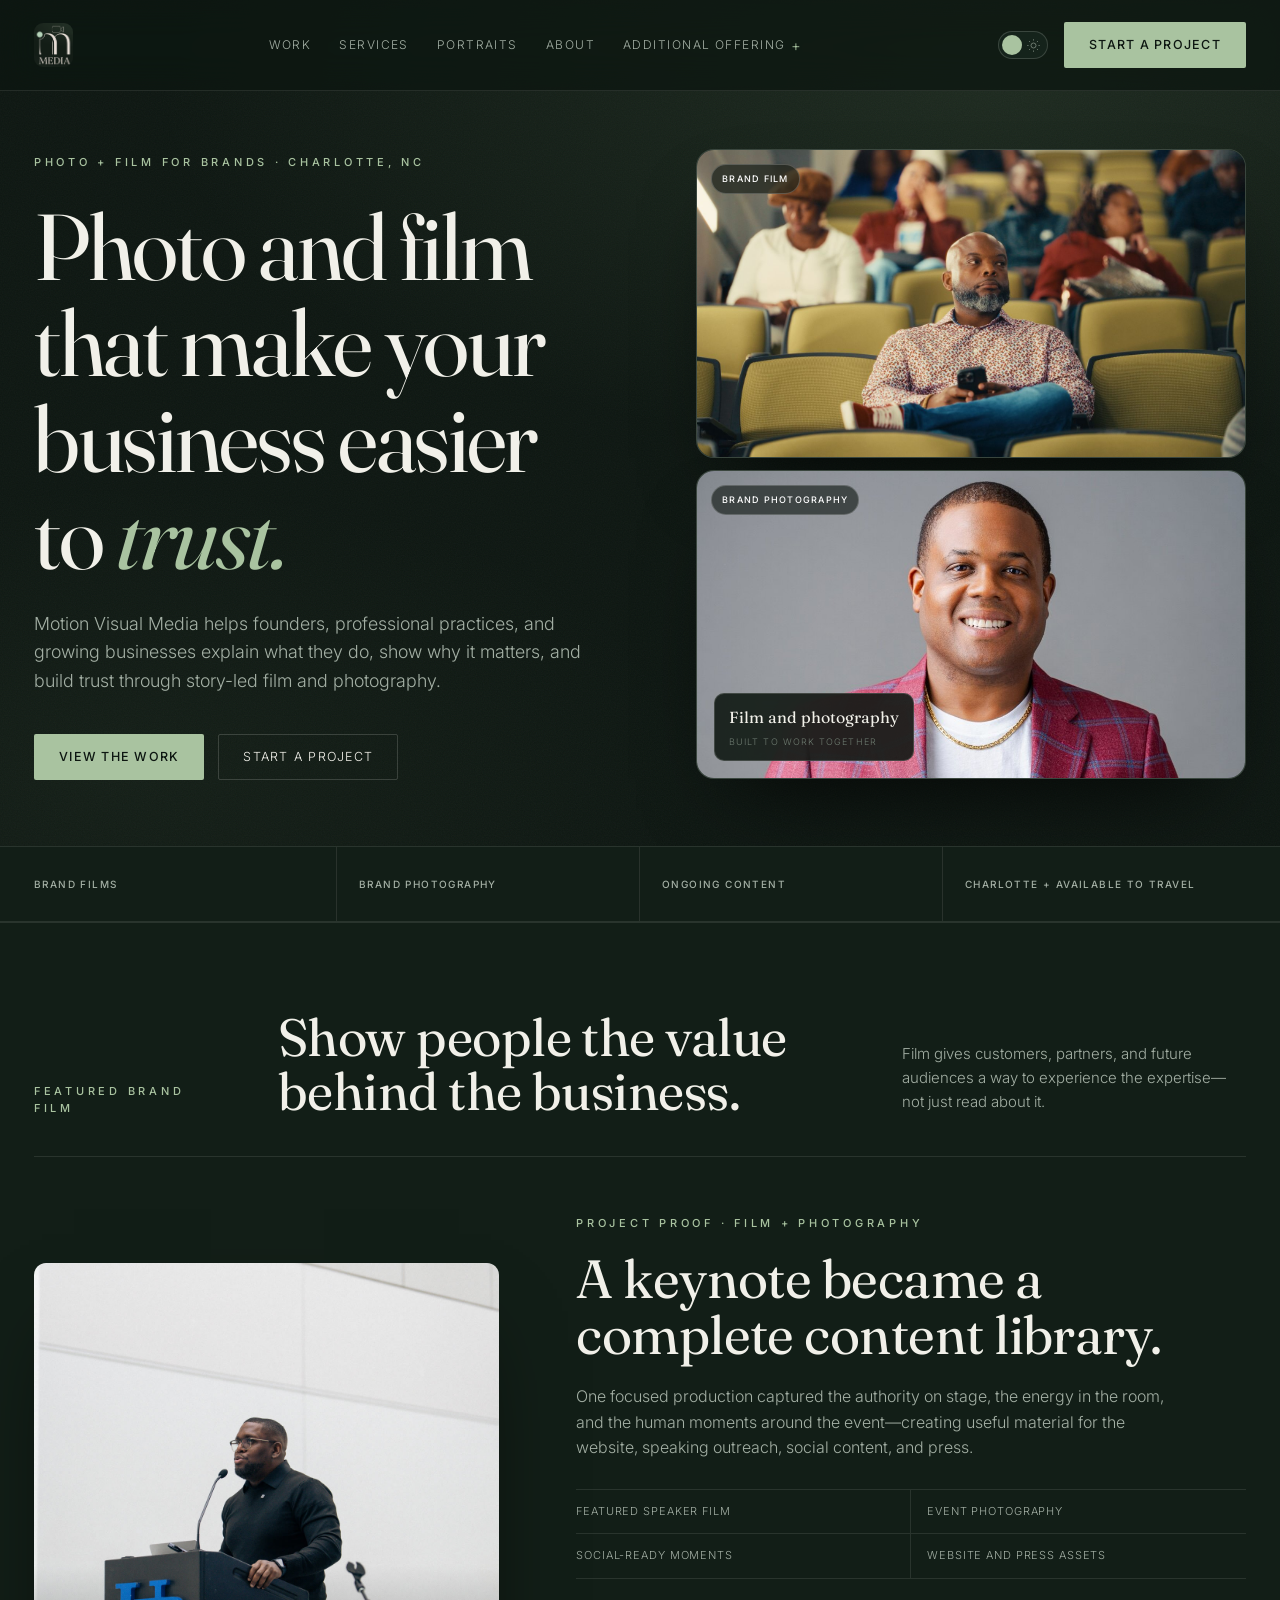
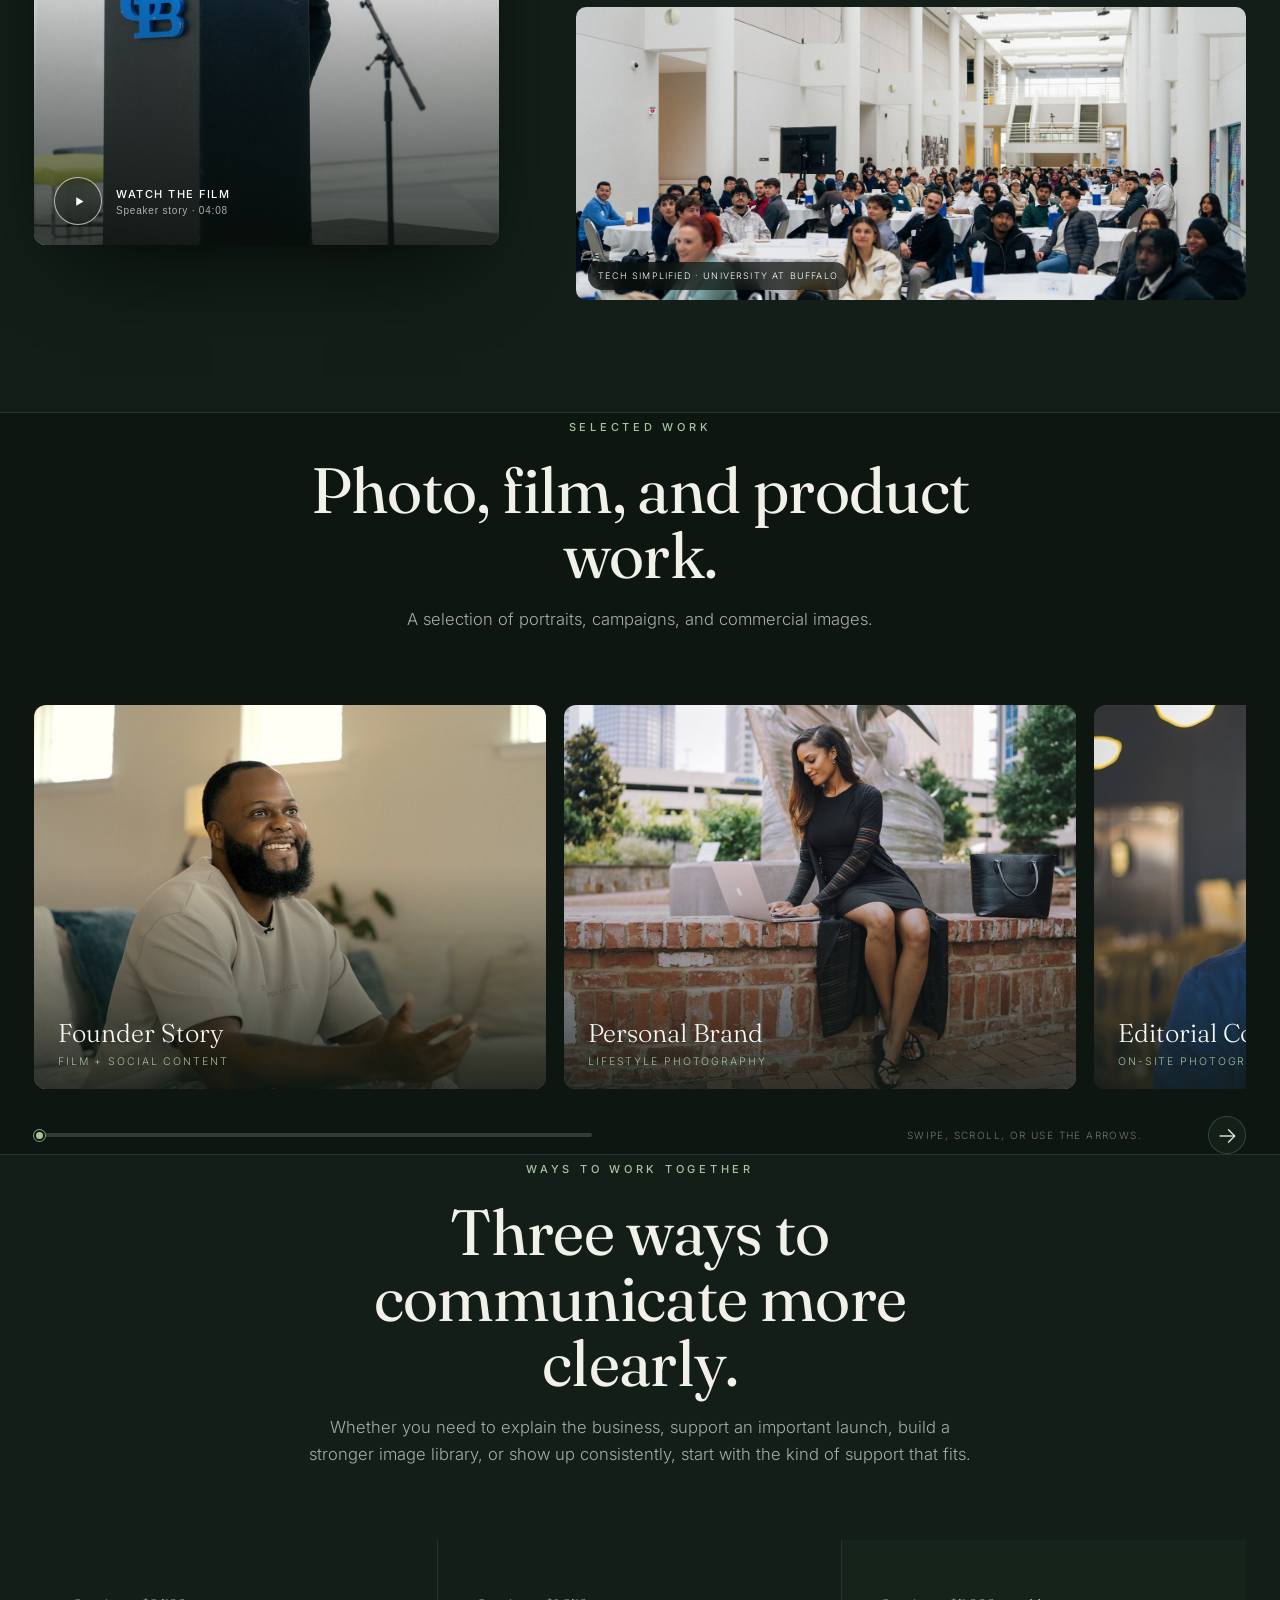
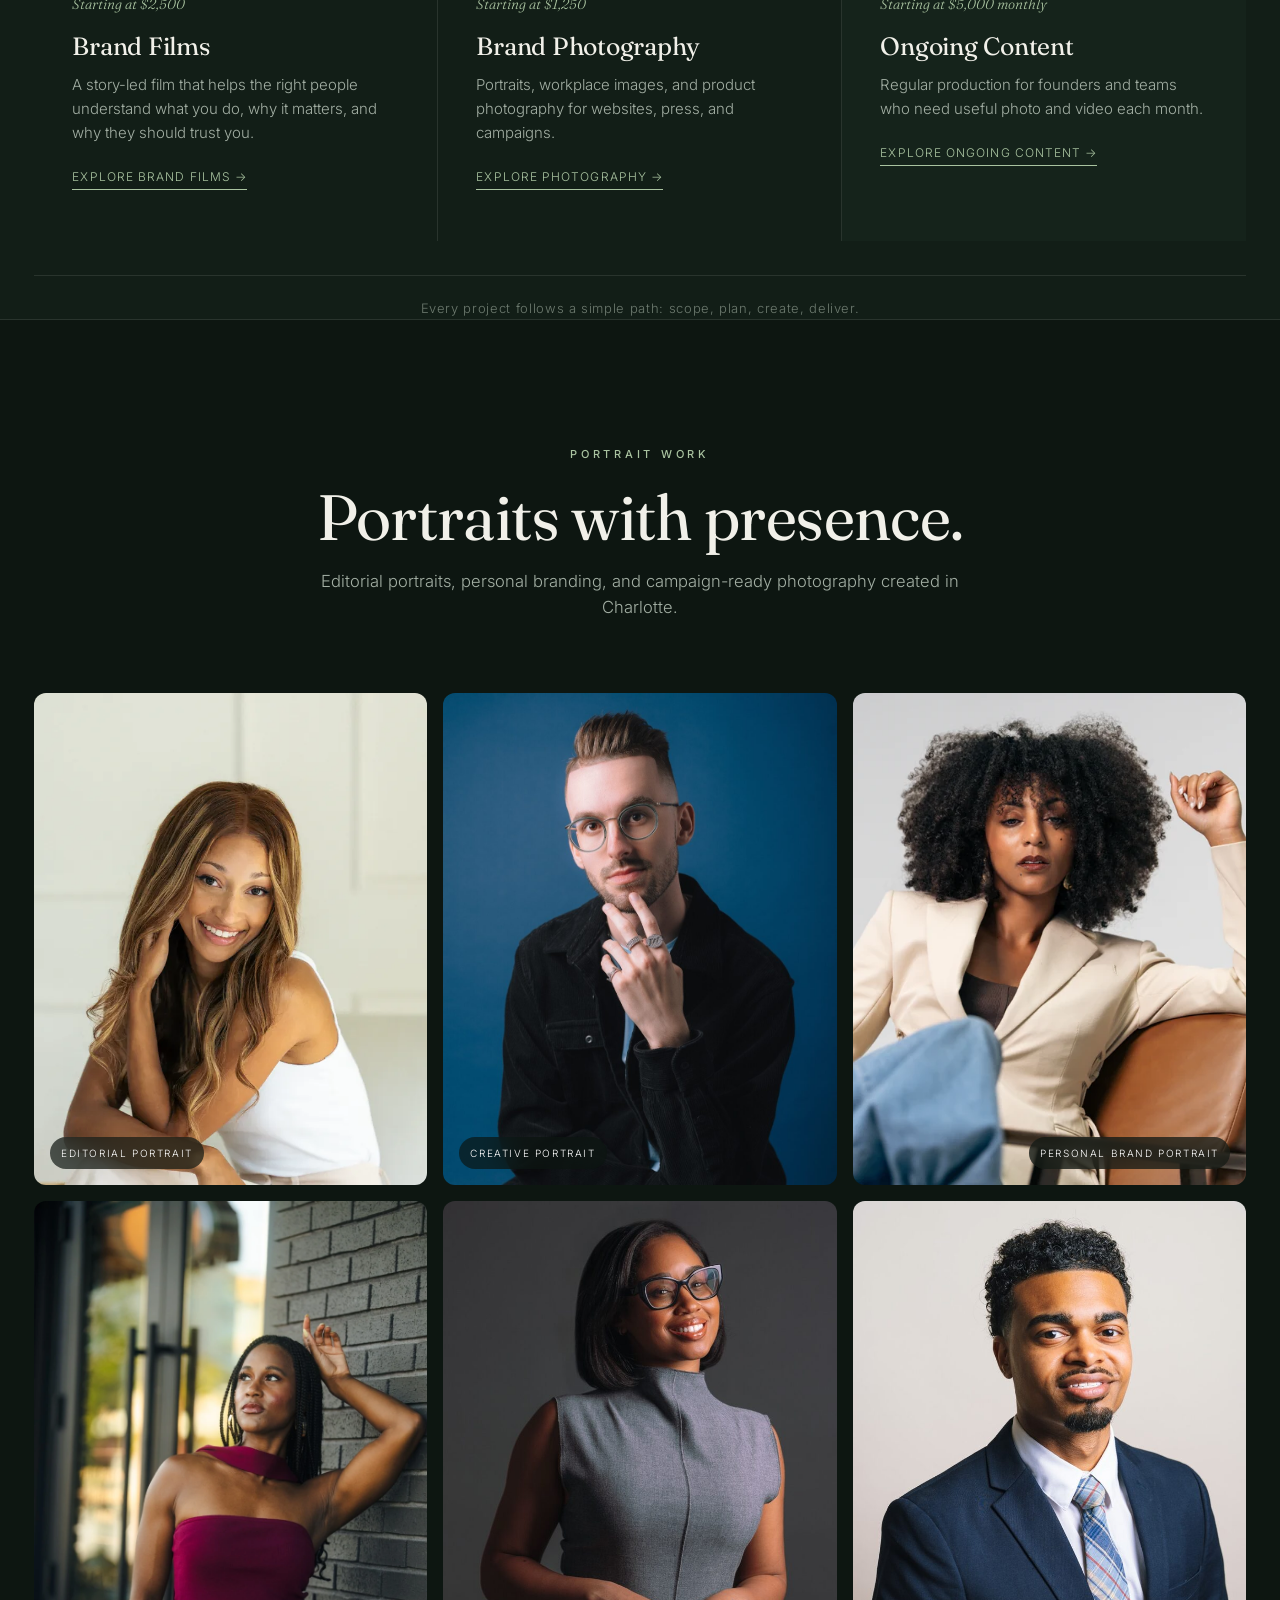
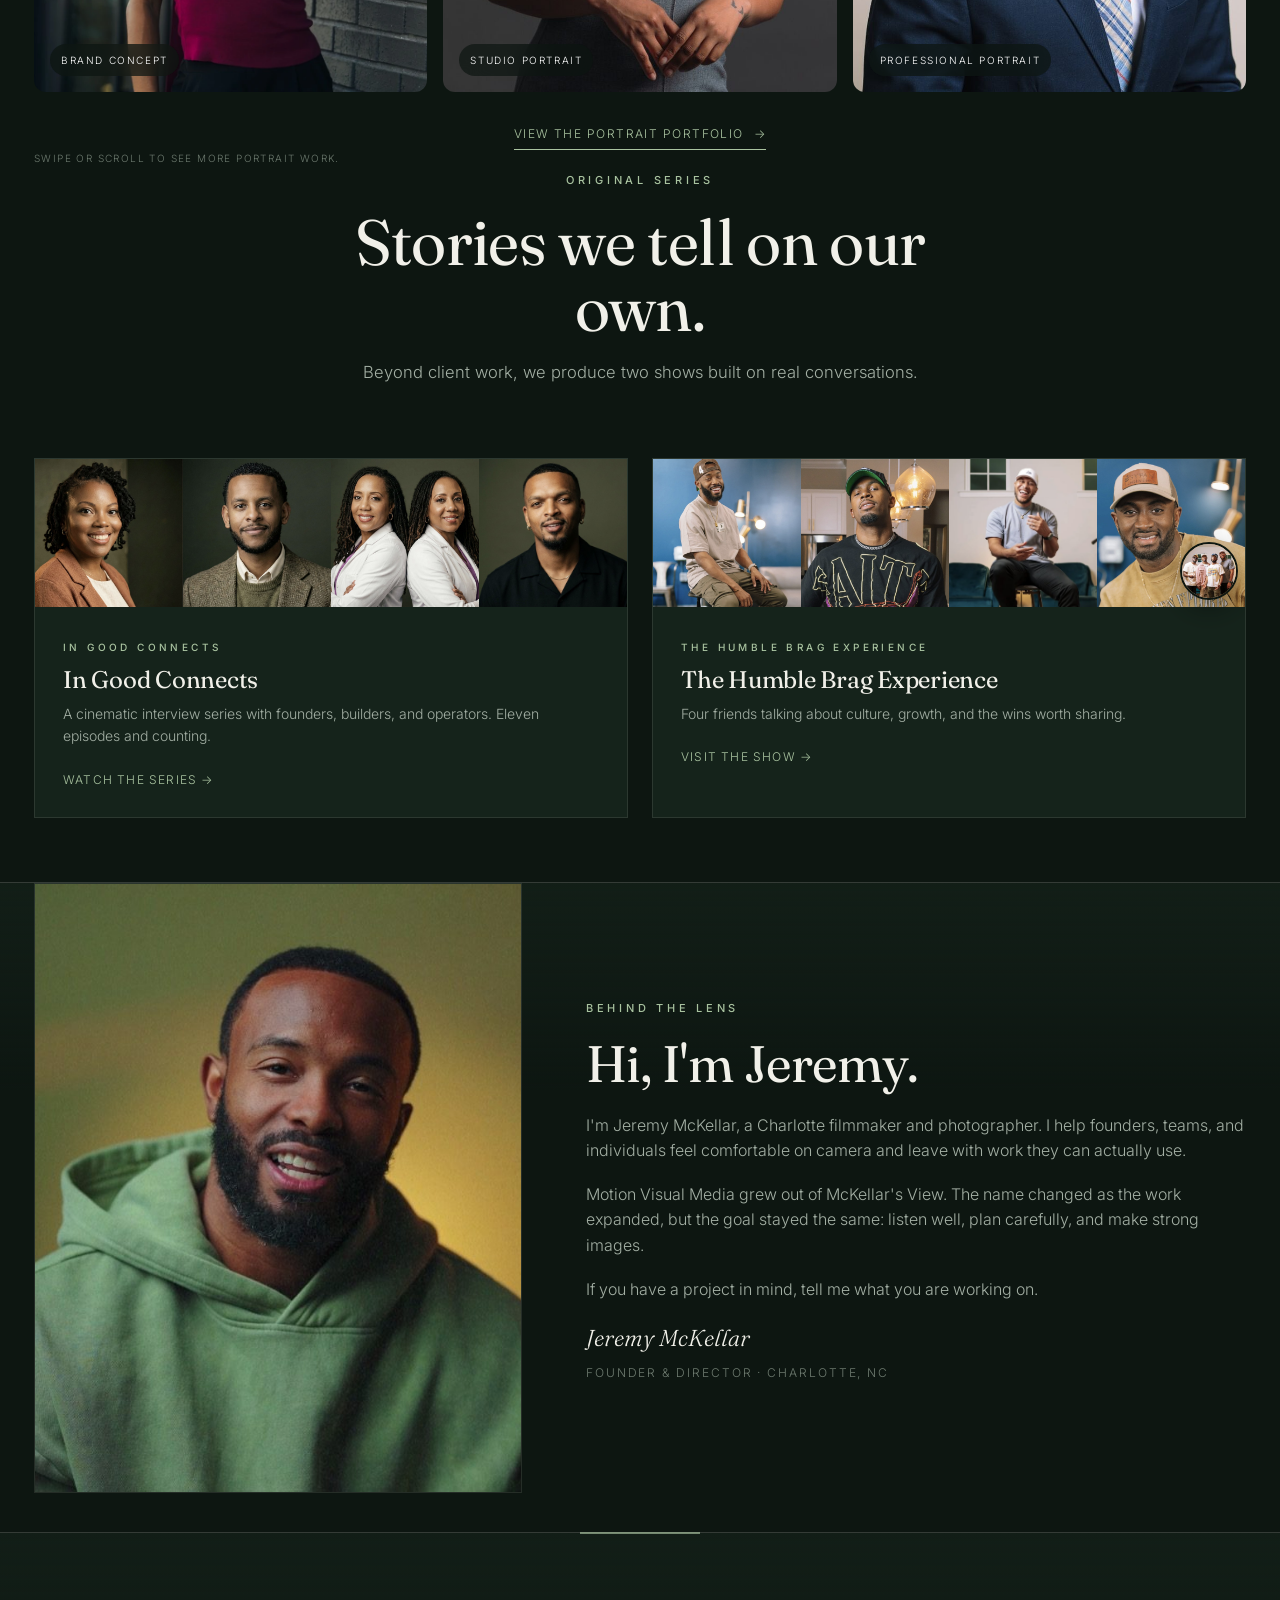
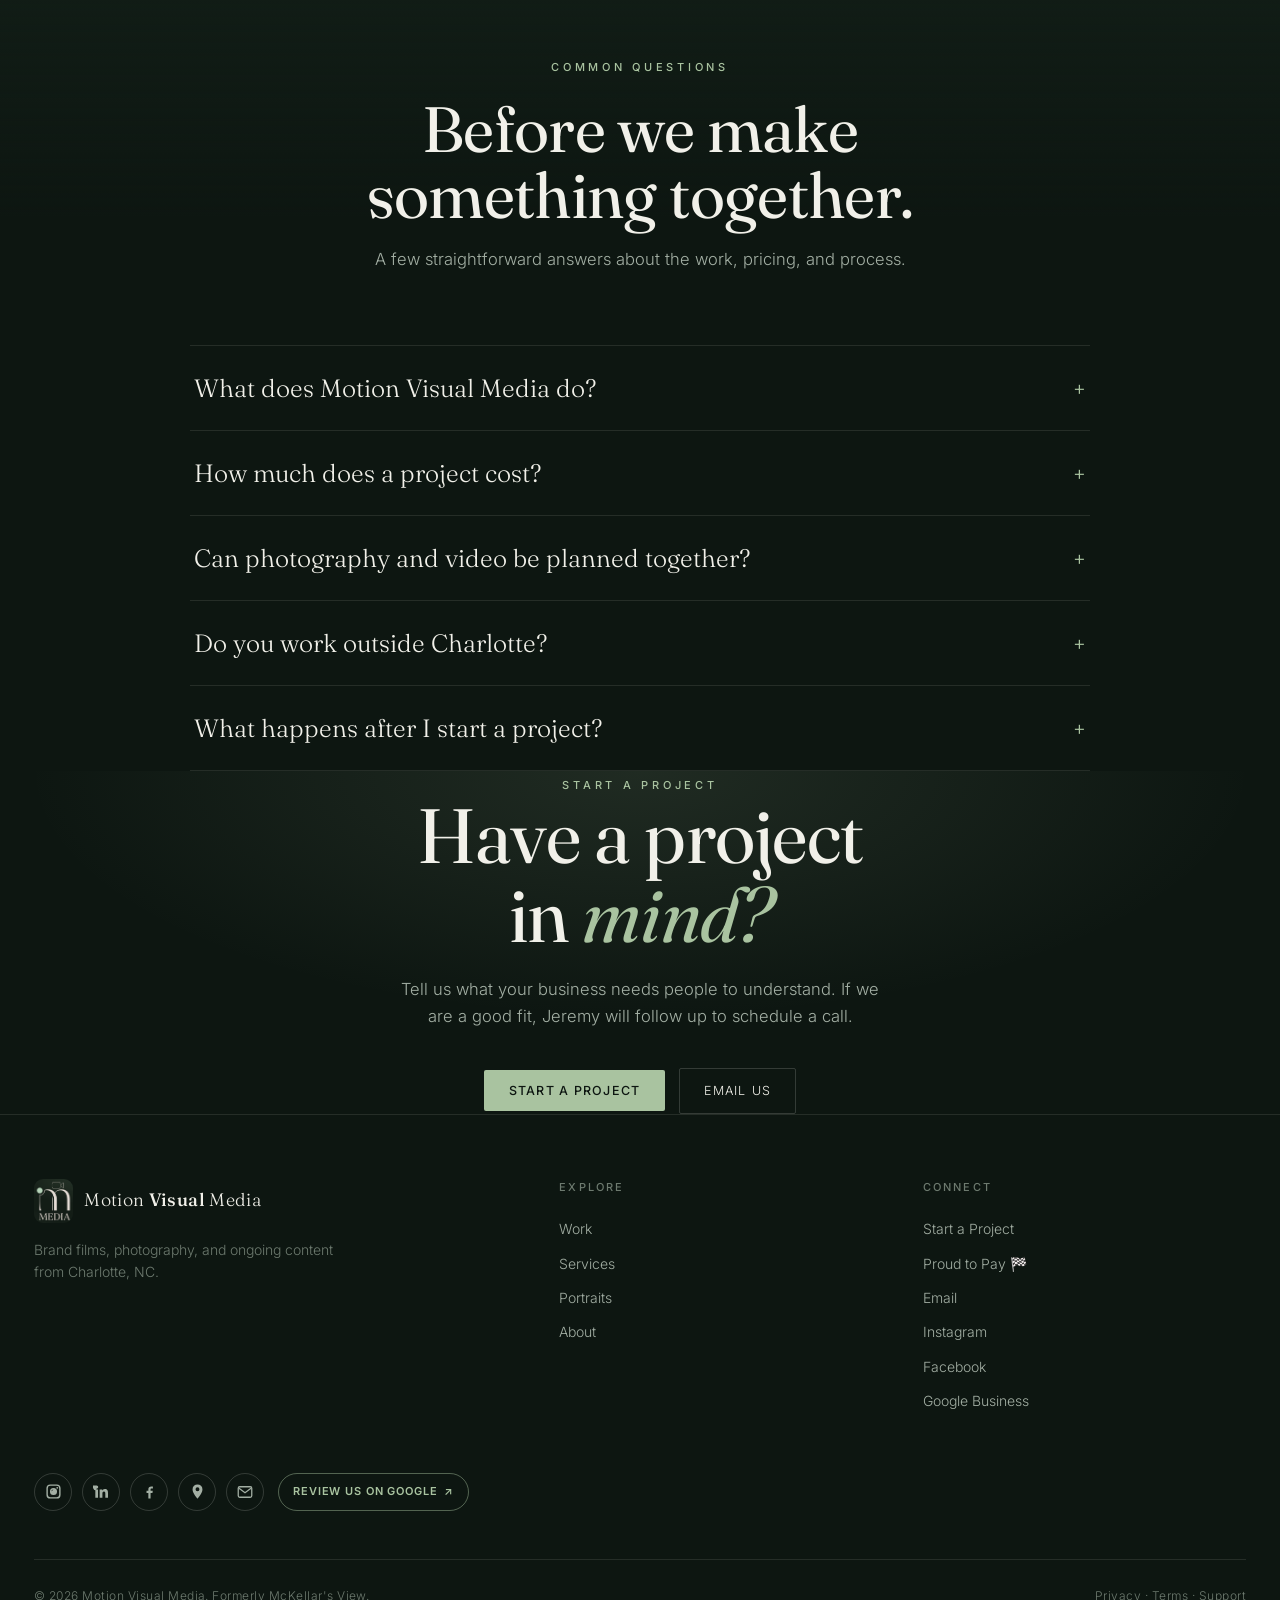
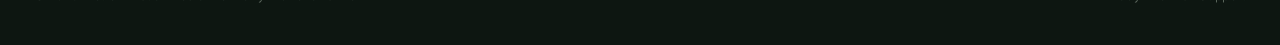
<file: index.html>
<!DOCTYPE html>
<html lang="en" data-theme="dark">
<head>
<meta charset="UTF-8">
<meta name="viewport" content="width=device-width, initial-scale=1.0, viewport-fit=cover">
<title>Motion Visual Media | Brand Film, Photography and Content</title>
<meta name="description" content="Charlotte brand films, photography, and ongoing content that help businesses explain what they do, build trust, and communicate clearly.">
<link rel="canonical" href="https://motionvisualmedia.com/">
<meta property="og:title" content="Motion Visual Media | Brand Film, Photography and Content">
<meta property="og:description" content="Story-led film and photography that help businesses explain what they do, show why it matters, and build trust.">
<meta property="og:type" content="website">
<meta property="og:url" content="https://motionvisualmedia.com/">
<meta property="og:site_name" content="Motion Visual Media">
<meta property="og:locale" content="en_US">
<meta property="og:image" content="https://motionvisualmedia.com/assets/deangelo_chair.jpg">
<meta property="og:image:width" content="1500">
<meta property="og:image:height" content="843">
<meta property="og:image:alt" content="Film still of a founder seated in an auditorium">
<meta name="twitter:card" content="summary_large_image">
<meta name="twitter:title" content="Motion Visual Media | Brand Film, Photography and Content">
<meta name="twitter:description" content="Story-led film and photography that help businesses explain what they do, show why it matters, and build trust.">
<meta name="twitter:image" content="https://motionvisualmedia.com/assets/deangelo_chair.jpg">
<meta name="twitter:image:alt" content="Film still of a founder seated in an auditorium">
<link rel="icon" href="favicon.ico" sizes="any">
<link rel="icon" type="image/png" sizes="32x32" href="favicon-32x32.png">
<link rel="icon" type="image/png" sizes="16x16" href="favicon-16x16.png">
<link rel="apple-touch-icon" sizes="180x180" href="apple-touch-icon.png">
<link rel="manifest" href="site.webmanifest">
<script type="application/ld+json">
{
  "@context":"https://schema.org",
  "@graph":[
    {"@type":"Organization","@id":"https://motionvisualmedia.com/#organization","name":"Motion Visual Media","alternateName":"McKellar's View","url":"https://motionvisualmedia.com/","logo":"https://motionvisualmedia.com/assets/mvm-logo-wordmark.png","email":"hello@motionvisualmedia.com","sameAs":["https://www.instagram.com/motionvisualmedia/","https://www.linkedin.com/company/motion-visual-media/","https://www.facebook.com/MotionVisualMedia/","https://share.google/OE66E5vl8DPdtf6TE"]},
    {"@type":"LocalBusiness","@id":"https://motionvisualmedia.com/#business","name":"Motion Visual Media","url":"https://motionvisualmedia.com/","image":"https://motionvisualmedia.com/assets/deangelo_chair.jpg","description":"Charlotte-based brand films, commercial photography, executive portraits, and ongoing content that help businesses communicate clearly and build trust.","address":{"@type":"PostalAddress","addressLocality":"Charlotte","addressRegion":"NC","addressCountry":"US"},"areaServed":["Charlotte","North Carolina","United States"],"priceRange":"$$$","parentOrganization":{"@id":"https://motionvisualmedia.com/#organization"}},
    {"@type":"WebSite","@id":"https://motionvisualmedia.com/#website","url":"https://motionvisualmedia.com/","name":"Motion Visual Media","publisher":{"@id":"https://motionvisualmedia.com/#organization"}},
    {"@type":"Person","@id":"https://motionvisualmedia.com/#jeremy","name":"Jeremy McKellar","jobTitle":"Founder and Director","worksFor":{"@id":"https://motionvisualmedia.com/#organization"},"url":"https://motionvisualmedia.com/#about"}
  ]
}
</script>
<link rel="preconnect" href="https://fonts.googleapis.com">
<link rel="preconnect" href="https://fonts.gstatic.com" crossorigin>
<link href="https://fonts.googleapis.com/css2?family=Fraunces:ital,opsz,wght@0,9..144,300;0,9..144,400;0,9..144,500;1,9..144,400&family=Inter:wght@300;400;500;600&display=swap" rel="stylesheet">
<link rel="stylesheet" href="footer-social.css">
<style>
  :root{
    --display:'Fraunces',Georgia,serif;--sans:'Inter',system-ui,sans-serif;
    --maxw:1320px;--ease:cubic-bezier(.2,.7,.2,1);
  }
  /* DARK: deep forest green world */
  [data-theme="dark"]{
    --bg:#0d1611;--bg-soft:#121e17;--panel:#15231b;--panel-2:#1a2c21;
    --ink:#f1f0e9;--ink-mute:#a3afa4;--ink-faint:#6d7a6f;
    --line:rgba(241,240,233,0.10);--line-2:rgba(241,240,233,0.17);
    --accent:#a9c3a0;        /* sage highlight */
    --accent-deep:#7ea173;
    --accent-soft:rgba(169,195,160,0.12);
    --img-fade:linear-gradient(180deg,rgba(13,22,17,0) 42%,rgba(13,22,17,.9));
    --hero-glow:radial-gradient(120% 80% at 78% 10%,rgba(126,161,115,.14),transparent 55%),radial-gradient(90% 70% at 10% 92%,rgba(126,161,115,.06),transparent 50%);
    --shadow:0 40px 90px -40px rgba(0,0,0,.85);--grain-op:.045;--scrim:rgba(13,22,17,.92);
  }
  /* LIGHT: warm bone with forest green */
  [data-theme="light"]{
    --bg:#f4f1e8;--bg-soft:#ece8db;--panel:#f9f6ee;--panel-2:#fffdf6;
    --ink:#16211a;--ink-mute:#4f5b50;--ink-faint:#8a948a;
    --line:rgba(22,33,26,0.12);--line-2:rgba(22,33,26,0.20);
    --accent:#2f5641;        /* deep forest */
    --accent-deep:#1f3d2d;
    --accent-soft:rgba(47,86,65,0.10);
    --img-fade:linear-gradient(180deg,rgba(244,241,232,0) 40%,rgba(244,241,232,.85));
    --hero-glow:radial-gradient(120% 80% at 78% 10%,rgba(47,86,65,.10),transparent 55%),radial-gradient(90% 70% at 10% 92%,rgba(47,86,65,.05),transparent 50%);
    --shadow:0 40px 80px -45px rgba(20,45,30,.4);--grain-op:.03;--scrim:rgba(244,241,232,.94);
  }
  *{margin:0;padding:0;box-sizing:border-box}
  html{scroll-behavior:smooth;scroll-padding-top:88px;-webkit-text-size-adjust:100%}
  section[id],header[id]{scroll-margin-top:88px}
  @media(prefers-reduced-motion:reduce){html{scroll-behavior:auto}*{transition-duration:.01ms!important}.reveal{opacity:1!important;transform:none!important}.scroll-cue{display:none}}
  body{background:var(--bg);color:var(--ink);font-family:var(--sans);font-weight:300;line-height:1.6;-webkit-font-smoothing:antialiased;overflow-x:hidden;transition:background .5s var(--ease),color .5s var(--ease)}
  .scroll-progress{position:fixed;top:0;left:0;width:100%;height:2px;z-index:500;background:var(--accent);transform:scaleX(0);transform-origin:left center;pointer-events:none;will-change:transform}
  ::selection{background:var(--accent);color:var(--bg)}
  a{color:inherit;text-decoration:none}
  img{display:block;max-width:100%}
  .wrap{max-width:var(--maxw);margin:0 auto;padding:0 34px}
  h1,h2,h3{font-family:var(--display);font-weight:400;line-height:1.03;letter-spacing:-0.01em}
  .eyebrow{font-size:11px;letter-spacing:.34em;text-transform:uppercase;color:var(--accent);font-weight:500;font-family:var(--sans)}

  /* NAV */
  nav{position:fixed;top:0;left:0;right:0;z-index:200;display:flex;align-items:center;justify-content:space-between;padding:22px 34px;transition:padding .4s var(--ease),background .4s var(--ease),border-color .4s var(--ease);border-bottom:1px solid var(--line);background:color-mix(in srgb,var(--bg) 74%,transparent);backdrop-filter:blur(18px) saturate(130%);-webkit-backdrop-filter:blur(18px) saturate(130%)}
  nav.scrolled{background:color-mix(in srgb,var(--bg) 88%,transparent);padding:14px 34px;border-bottom-color:var(--line-2)}
  .logo{display:flex;align-items:center;gap:11px;font-family:var(--display);font-size:18px;letter-spacing:.02em;z-index:210}
  .logo b{font-weight:500}.logo .full{white-space:nowrap}
  .logo-img{height:44px;width:auto;border-radius:9px}
  .logo .mark-img{height:44px;width:auto;border-radius:9px;border:0;object-fit:contain;flex-shrink:0}
  .navlinks{display:flex;align-items:center;gap:28px}
  .navlinks>a,.nav-more summary{font-family:var(--sans);font-size:12px;letter-spacing:.12em;text-transform:uppercase;color:var(--ink-mute);transition:.25s;white-space:nowrap}
  .navlinks>a:hover,.nav-more summary:hover{color:var(--ink)}
  .nav-more{position:relative}
  .nav-more summary{list-style:none;cursor:pointer;display:flex;align-items:center;gap:6px}
  .nav-more summary::-webkit-details-marker{display:none}
  .nav-more summary::after{content:"+";font-size:15px;color:var(--accent);line-height:1}
  .nav-more[open] summary::after{content:"−"}
  .nav-dropdown{position:absolute;top:calc(100% + 18px);right:0;min-width:230px;padding:10px;background:color-mix(in srgb,var(--panel) 86%,transparent);border:1px solid var(--line-2);border-radius:12px;box-shadow:var(--shadow);backdrop-filter:blur(22px) saturate(130%);-webkit-backdrop-filter:blur(22px) saturate(130%)}
  .nav-dropdown a{display:block;padding:12px 14px;border-radius:8px;font-size:13px;color:var(--ink-mute);letter-spacing:.03em;text-transform:none}
  .nav-dropdown a:hover{background:var(--accent-soft);color:var(--ink)}
  .nav-right{display:flex;align-items:center;gap:16px;z-index:210}
  .btn{font-family:var(--sans);font-size:12.5px;letter-spacing:.1em;text-transform:uppercase;padding:12px 24px;border-radius:2px;transition:.3s var(--ease);cursor:pointer;border:1px solid transparent;display:inline-block;white-space:nowrap}
  .btn-solid{background:var(--accent);color:var(--bg);font-weight:500}
  .btn-solid:hover{background:var(--accent-deep);color:var(--bg)}
  .btn-ghost{border-color:var(--line-2);color:var(--ink)}
  .btn-ghost:hover{border-color:var(--accent);color:var(--accent)}
  .toggle{width:50px;height:28px;border-radius:30px;border:1px solid var(--line-2);background:var(--panel);position:relative;cursor:pointer;flex-shrink:0;transition:.4s var(--ease)}
  .toggle::after{content:"";position:absolute;top:3px;left:3px;width:20px;height:20px;border-radius:50%;background:var(--accent);transition:.4s var(--ease)}
  [data-theme="light"] .toggle::after{transform:translateX(22px)}
  .toggle svg{position:absolute;top:6px;width:15px;height:15px;stroke:var(--ink-faint);fill:none;stroke-width:1.6}
  .toggle .sun{right:6px}.toggle .moon{left:6px}
  .burger{display:none;flex-direction:column;justify-content:center;gap:5px;width:44px;height:44px;border:1px solid var(--line-2);border-radius:50%;background:transparent;cursor:pointer;z-index:210;flex-shrink:0}
  .burger span{display:block;width:16px;height:1.5px;background:var(--ink);margin:0 auto;transition:.35s var(--ease)}
  body.menu-open .burger span:nth-child(1){transform:translateY(6.5px) rotate(45deg)}
  body.menu-open .burger span:nth-child(2){opacity:0}
  body.menu-open .burger span:nth-child(3){transform:translateY(-6.5px) rotate(-45deg)}
  .mobile-menu{position:fixed;inset:0;z-index:190;background:var(--scrim);backdrop-filter:blur(20px);display:flex;flex-direction:column;justify-content:center;padding:0 40px;opacity:0;visibility:hidden;transition:.45s var(--ease)}
  body.menu-open .mobile-menu{opacity:1;visibility:visible}
  .mobile-menu>a{font-family:var(--display);font-size:36px;color:var(--ink);padding:12px 0;border-bottom:1px solid var(--line);transition:transform .4s var(--ease),opacity .4s var(--ease),color .25s;transform:translateX(-20px);opacity:0}
  body.menu-open .mobile-menu>a{transform:none;opacity:1}
  body.menu-open .mobile-menu>a:nth-child(1){transition-delay:.08s}
  body.menu-open .mobile-menu>a:nth-child(2){transition-delay:.14s}
  body.menu-open .mobile-menu>a:nth-child(3){transition-delay:.20s}
  body.menu-open .mobile-menu>a:nth-child(4){transition-delay:.26s}
  body.menu-open .mobile-menu>a:nth-child(5){transition-delay:.32s}
  .mobile-menu>a em{font-style:italic;color:var(--accent);font-size:15px;font-family:var(--sans);margin-left:10px}
  .mm-services{border-bottom:1px solid var(--line)}.mm-services-trigger{display:flex;align-items:center;justify-content:space-between}.mm-services-trigger a{flex:1}.mm-services-toggle{width:38px;height:38px;border:1px solid var(--line-2);border-radius:50%;background:transparent;color:var(--accent);font:300 25px/1 var(--sans);cursor:pointer;transition:transform .25s}.mm-services.open .mm-services-toggle{transform:rotate(45deg)}.mm-service-links{display:grid;grid-template-rows:0fr;transition:grid-template-rows .3s}.mm-service-links>div{overflow:hidden}.mm-services.open .mm-service-links{grid-template-rows:1fr}.mm-service-links a{display:block;padding:10px 0 10px 18px;border-top:1px solid var(--line);font-size:16px;color:var(--ink-mute);font-family:var(--sans)}
  .mm-additional{margin-top:18px;padding:14px 16px;border:1px solid var(--line-2);border-radius:14px;background:color-mix(in srgb,var(--panel) 72%,transparent);backdrop-filter:blur(18px);-webkit-backdrop-filter:blur(18px)}
  .mm-additional .eyebrow{display:block;margin-bottom:5px}
  .mm-additional a{display:block;padding:8px 0;font-size:16px;color:var(--ink);border-bottom:1px solid var(--line)}
  .mm-additional a:last-child{border-bottom:0}
  .mm-foot{position:absolute;bottom:48px;left:40px;right:40px}
  .mm-foot .eyebrow{display:block;margin-bottom:8px}
  .mm-foot a{font-family:var(--sans);font-size:15px;color:var(--ink-mute);border:none;padding:0}

  /* HERO */
  header{min-height:94svh;position:relative;display:flex;align-items:center;overflow:hidden;padding:128px 0 46px}
  .hero-bg{position:absolute;inset:0;z-index:0;background:var(--hero-glow),var(--bg)}
  .hero-grain{position:absolute;inset:0;z-index:1;opacity:var(--grain-op);pointer-events:none;background-image:url("data:image/svg+xml,%3Csvg xmlns='http://www.w3.org/2000/svg' width='120' height='120'%3E%3Cfilter id='n'%3E%3CfeTurbulence type='fractalNoise' baseFrequency='0.85' numOctaves='3'/%3E%3C/filter%3E%3Crect width='100%25' height='100%25' filter='url(%23n)'/%3E%3C/svg%3E")}
  .hero-inner{position:relative;z-index:2;width:100%}
  .hero-layout{display:grid;grid-template-columns:1.02fr .98fr;gap:clamp(44px,7vw,100px);align-items:center}
  .hero-copy{max-width:710px}
  .hero h1{font-size:clamp(54px,7.3vw,108px);margin:25px 0 26px;letter-spacing:-0.025em}
  .hero h1 em{font-style:italic;color:var(--accent)}
  .hero .lead{font-size:clamp(16px,1.4vw,19px);color:var(--ink-mute);max-width:52ch;margin:0 0 38px}
  .hero-cta{display:flex;gap:14px;align-items:center;flex-wrap:wrap;justify-content:flex-start}
  .hero-proof{display:grid;grid-template-columns:1fr;gap:12px;position:relative;min-height:0}
  .hero-shot{position:relative;overflow:hidden;border:1px solid var(--line-2);border-radius:18px;background:var(--panel);box-shadow:var(--shadow)}
  .hero-shot:first-child,.hero-shot-secondary{aspect-ratio:16/9;width:100%}
  .hero-shot img{width:100%;height:100%;object-fit:cover}
  .hero-shot:first-child img{object-position:center center}
  .hero-shot-label{position:absolute;z-index:2;top:14px;left:14px;padding:7px 10px;border:1px solid rgba(255,255,255,.2);border-radius:999px;background:rgba(13,22,17,.62);color:#fff;font-size:9px;font-weight:500;letter-spacing:.14em;text-transform:uppercase;backdrop-filter:blur(12px);-webkit-backdrop-filter:blur(12px)}
  /* On desktop, lift Sam's portrait just enough to keep the caption clear of his face. Mobile keeps its portrait framing below. */
  .hero-shot-secondary img{object-position:center 12%;transform:none}
  .hero-proof-note{position:absolute;left:18px;bottom:18px;z-index:3;background:color-mix(in srgb,var(--bg) 88%,transparent);border:1px solid var(--line-2);border-radius:10px;padding:11px 14px;max-width:260px;backdrop-filter:blur(18px);-webkit-backdrop-filter:blur(18px)}
  .hero-proof-note strong{display:block;font-family:var(--display);font-size:16px;font-weight:400;color:var(--ink)}
  .hero-proof-note span{display:block;color:var(--ink-faint);font-size:9px;letter-spacing:.12em;text-transform:uppercase;margin-top:4px}
  .scroll-cue{position:absolute;bottom:26px;left:50%;transform:translateX(-50%);z-index:3;display:flex;flex-direction:column;align-items:center;gap:8px;color:var(--ink-faint);font-size:10px;letter-spacing:.2em;text-transform:uppercase}
  .scroll-cue .ln{width:1px;height:38px;background:linear-gradient(var(--accent),transparent);animation:cue 2s var(--ease) infinite}
  @keyframes cue{0%{transform:scaleY(0);transform-origin:top}40%{transform:scaleY(1);transform-origin:top}60%{transform:scaleY(1);transform-origin:bottom}100%{transform:scaleY(0);transform-origin:bottom}}

  /* FEATURED BRAND FILM */
  .feature-film-section{padding:clamp(62px,7vw,88px) 0 clamp(78px,9vw,112px);background:var(--bg-soft);border-top:1px solid var(--line);border-bottom:1px solid var(--line)}
  .feature-film-intro{display:grid;grid-template-columns:minmax(150px,.42fr) minmax(360px,1.25fr) minmax(260px,.75fr);gap:clamp(28px,4vw,64px);align-items:end;margin-bottom:clamp(36px,4vw,52px);padding-bottom:clamp(28px,3vw,40px);border-bottom:1px solid var(--line)}
  .feature-film-intro h2{font-size:clamp(40px,4.1vw,58px);max-width:680px;margin:0;line-height:1.02}
  .feature-film-intro>p{max-width:44ch;margin:0 0 4px;color:var(--ink-mute);font-size:15px}
  .feature-film-card{display:grid;grid-template-columns:minmax(330px,.82fr) minmax(420px,1.18fr);gap:clamp(34px,6vw,82px);align-items:center}
  .feature-film-poster{position:relative;display:block;width:100%;padding:0;border:0;border-radius:12px;overflow:hidden;background:var(--panel);box-shadow:var(--shadow);cursor:pointer;text-align:left;color:#fff}
  .feature-film-poster img{width:100%;aspect-ratio:4/5;object-fit:cover;object-position:center center;transition:transform .7s var(--ease)}
  .feature-film-poster:hover img{transform:scale(1.018)}
  .feature-film-poster::after{content:"";position:absolute;inset:0;background:linear-gradient(180deg,transparent 52%,rgba(8,14,10,.78));pointer-events:none}
  .feature-film-play{position:absolute;z-index:2;left:20px;right:20px;bottom:20px;display:flex;align-items:center;gap:14px}
  .feature-film-play .play-icon{display:grid;place-items:center;flex:0 0 48px;width:48px;height:48px;border:1px solid rgba(255,255,255,.65);border-radius:50%;background:rgba(8,14,10,.36);backdrop-filter:blur(10px)}
  .feature-film-play svg{width:13px;height:13px;fill:currentColor;transform:translateX(1px)}
  .feature-film-play strong,.feature-film-play small{display:block}.feature-film-play strong{font:500 11px var(--sans);letter-spacing:.14em;text-transform:uppercase}.feature-film-play small{margin-top:4px;color:rgba(255,255,255,.65);font-size:10px;letter-spacing:.08em}
  .feature-film-copy h3{font-size:clamp(34px,4.2vw,58px);margin:17px 0 22px;max-width:760px}
  .feature-film-copy>p{max-width:60ch;color:var(--ink-mute);font-size:16px;margin-bottom:28px}
  .feature-film-outcomes{display:grid;grid-template-columns:repeat(2,1fr);margin:0 0 28px;border-top:1px solid var(--line)}
  .feature-film-outcomes span{padding:13px 10px 13px 0;border-bottom:1px solid var(--line);color:var(--ink-mute);font-size:11px;letter-spacing:.08em;text-transform:uppercase}
  .feature-film-outcomes span:nth-child(odd){border-right:1px solid var(--line)}.feature-film-outcomes span:nth-child(even){padding-left:16px}
  .feature-film-room{position:relative;margin:0;overflow:hidden;border-radius:10px;background:var(--panel)}
  .feature-film-room img{width:100%;aspect-ratio:16/7;object-fit:cover;object-position:center 44%}
  .feature-film-room figcaption{position:absolute;left:12px;bottom:10px;padding:7px 10px;border-radius:999px;background:rgba(8,14,10,.68);color:#fff;font-size:9px;letter-spacing:.13em;text-transform:uppercase;backdrop-filter:blur(10px)}
  .film-viewer{position:fixed;inset:0;z-index:500;display:grid;place-items:center;padding:24px;opacity:0;visibility:hidden;transition:.3s var(--ease)}
  .film-viewer.open{opacity:1;visibility:visible}.film-viewer-scrim{position:absolute;inset:0;background:rgba(3,7,4,.9);backdrop-filter:blur(8px)}
  .film-viewer-card{position:relative;z-index:2;width:min(1120px,100%);background:#050806;border:1px solid rgba(255,255,255,.18);border-radius:10px;overflow:hidden;box-shadow:0 30px 100px rgba(0,0,0,.55)}
  .film-viewer-bar{display:flex;justify-content:space-between;align-items:center;gap:20px;padding:15px 18px;color:#fff}
  .film-viewer-bar span{font-size:10px;letter-spacing:.16em;text-transform:uppercase;color:var(--accent)}
  .film-viewer-close{display:grid;place-items:center;width:38px;height:38px;border:1px solid rgba(255,255,255,.25);border-radius:50%;background:transparent;color:#fff;cursor:pointer}.film-viewer-close svg{width:14px;height:14px;stroke:currentColor;stroke-width:1.8}
  .film-viewer iframe{display:block;width:100%;aspect-ratio:16/9;border:0;background:#000}

  /* STATIC CAPABILITY BAR */
  .capability-bar{border-top:1px solid var(--line);border-bottom:1px solid var(--line);background:var(--bg-soft)}
  .capability-list{display:grid;grid-template-columns:repeat(4,1fr);padding-top:0;padding-bottom:0}
  .capability-list span{display:flex;align-items:center;min-height:74px;padding:0 22px;border-right:1px solid var(--line);color:var(--ink-mute);font-size:10px;font-weight:500;letter-spacing:.14em;text-transform:uppercase}
  .capability-list span:first-child{padding-left:0}.capability-list span:last-child{padding-right:0;border-right:0}

  section{padding:clamp(88px,12vw,140px) 0}
  .sec-head{max-width:680px;margin:0 auto clamp(48px,6vw,72px);text-align:center}
  .sec-head h2{font-size:clamp(34px,5vw,64px);margin:18px 0 18px}
  .sec-head p{color:var(--ink-mute);font-size:clamp(15px,1.3vw,17px)}

  /* WORK */
  .work-rail{display:grid;grid-auto-flow:column;grid-auto-columns:clamp(320px,40vw,520px);gap:18px;overflow-x:auto;scroll-snap-type:x mandatory;scroll-padding:0 1px 0 1px;padding-bottom:12px;overscroll-behavior-inline:contain;scrollbar-width:none}
  .work-rail::-webkit-scrollbar{display:none}
  .work-rail::-webkit-scrollbar,.svc-grid::-webkit-scrollbar,.portrait-work-grid::-webkit-scrollbar{height:3px}
  .work-rail::-webkit-scrollbar-track,.svc-grid::-webkit-scrollbar-track,.portrait-work-grid::-webkit-scrollbar-track{background:transparent}
  .work-rail::-webkit-scrollbar-thumb,.svc-grid::-webkit-scrollbar-thumb,.portrait-work-grid::-webkit-scrollbar-thumb{background:var(--accent-deep);border-radius:999px}
  .work{position:relative;overflow:hidden;background:var(--panel-2);aspect-ratio:4/3;scroll-snap-align:start;scroll-snap-stop:always;border-radius:12px}
  .work img{width:100%;height:100%;object-fit:cover;transition:transform 1s var(--ease)}
  .work.product img{object-fit:contain;background:#f2f1ee;padding:8px}
  .work.editorial img{object-fit:cover;object-position:center 32%;background:transparent}
  .work:hover img{transform:scale(1.03)}
  .work.product:hover img{transform:scale(1.015)}
  .work::after{content:"";position:absolute;inset:0;background:var(--img-fade);opacity:.86;transition:.4s;pointer-events:none}
  .work.product::after{background:linear-gradient(180deg,transparent 55%,rgba(13,22,17,.86))}
  .work-cap{position:absolute;left:24px;bottom:22px;z-index:2;transition:.4s var(--ease);transform:translateY(4px);opacity:.96}
  .work:hover .work-cap{transform:translateY(0);opacity:1}
  .work-cap .t{font-family:var(--display);font-size:clamp(20px,2vw,28px);line-height:1.08;color:#fff}
  [data-theme="light"] .work-cap .t{color:#fff}
  .work-cap .s{font-size:10.5px;letter-spacing:.18em;text-transform:uppercase;color:var(--accent);margin-top:7px}
  .rail-controls{display:grid;grid-template-columns:minmax(180px,46%) 1fr;align-items:center;gap:18px;margin-top:15px}
  .rail-slider{appearance:none;-webkit-appearance:none;width:100%;height:4px;border-radius:999px;background:linear-gradient(90deg,var(--accent-deep) var(--rail-progress,0%),var(--line-2) var(--rail-progress,0%));cursor:pointer;outline-offset:6px}
  .rail-slider::-webkit-slider-thumb{-webkit-appearance:none;appearance:none;width:11px;height:11px;border:2px solid var(--bg);border-radius:50%;background:var(--accent);box-shadow:0 0 0 1px var(--accent-deep);cursor:grab}
  .rail-slider::-moz-range-thumb{width:9px;height:9px;border:2px solid var(--bg);border-radius:50%;background:var(--accent);box-shadow:0 0 0 1px var(--accent-deep);cursor:grab}
  .rail-actions{display:flex;justify-content:flex-end;align-items:center;gap:9px}
  .rail-hint{margin:0 10px 0 0;color:var(--ink-faint);font-size:10px;letter-spacing:.14em;text-transform:uppercase}
  .rail-arrow{width:38px;height:38px;display:grid;place-items:center;border:1px solid var(--line-2);border-radius:50%;background:color-mix(in srgb,var(--panel) 84%,transparent);color:var(--ink);font:inherit;font-size:22px;line-height:1;cursor:pointer;transition:opacity .25s var(--ease),transform .25s var(--ease),border-color .25s var(--ease),background .25s var(--ease)}
  .rail-arrow:hover:not(:disabled),.rail-arrow:focus-visible:not(:disabled){background:var(--accent);color:var(--bg);border-color:var(--accent);transform:translateY(-2px)}
  .rail-arrow:disabled{opacity:0;pointer-events:none;transform:scale(.8)}

  /* SERVICES */
  .svc-wrap{background:var(--bg-soft);border-top:1px solid var(--line);border-bottom:1px solid var(--line)}
  .svc-grid{display:grid;grid-template-columns:repeat(3,1fr)}
  .svc{padding:clamp(36px,4vw,56px) clamp(26px,3vw,42px);border-right:1px solid var(--line);transition:.4s}
  .svc:last-child{border-right:none}
  .svc:hover{background:var(--panel)}
  .svc .num{font-family:var(--display);font-size:14px;color:var(--accent);font-style:italic}
  .svc h3{font-size:25px;margin:18px 0 13px}
  .svc p{color:var(--ink-mute);font-size:15px}
  .svc .offer-link{display:inline-flex;margin-top:22px;font-size:12px;letter-spacing:.09em;text-transform:uppercase;color:var(--accent);border-bottom:1px solid var(--accent);padding-bottom:3px}
  .svc.featured{background:var(--panel)}
  .simple-process{border-top:1px solid var(--line);margin-top:34px;padding-top:22px;color:var(--ink-faint);font-size:13px;letter-spacing:.05em;text-align:center}

  /* PORTRAIT WORK */
  .portrait-work-section{padding-top:clamp(84px,10vw,120px)}
  .portrait-work-grid{display:grid;grid-template-columns:repeat(3,1fr);gap:16px}
  .portrait-work-card{position:relative;overflow:hidden;border:0;border-radius:12px;background:transparent;box-shadow:none}
  .portrait-work-card,.portrait-work-card.wide{grid-column:auto;aspect-ratio:4/5}
  .portrait-work-card img{width:100%;height:100%;object-fit:cover;object-position:center top;transition:transform .8s var(--ease)}
  .portrait-work-card.morgan-brand-card img{object-position:70% center}
  .portrait-work-card.morgan-brand-card .portrait-label{left:auto;right:16px}
  .portrait-study-link{display:block;width:100%;height:100%}
  .portrait-study-link:focus-visible{outline:3px solid var(--accent);outline-offset:-4px}
  .portrait-work-card:hover img{transform:scale(1.025)}
  .portrait-work-card .portrait-label{position:absolute;left:16px;bottom:16px;padding:8px 11px;border:0;border-radius:999px;background:rgba(13,22,17,.68);backdrop-filter:blur(14px);-webkit-backdrop-filter:blur(14px);font-size:10px;letter-spacing:.16em;text-transform:uppercase;color:#fff}
  .portrait-work-cta{display:flex;justify-content:center;margin-top:32px}
  .portrait-work-cta a{display:inline-flex;align-items:center;gap:10px;padding-bottom:5px;border-bottom:1px solid var(--accent);color:var(--accent);font-size:12px;letter-spacing:.12em;text-transform:uppercase}

  /* SHOWS */
  .shows-grid{display:grid;grid-template-columns:1fr 1fr;gap:24px}
  .show{position:relative;overflow:hidden;border:1px solid var(--line);background:var(--panel)}
  .show-imgs{display:grid;grid-template-columns:1fr 1fr;gap:0}
  .show-imgs.four{grid-template-columns:repeat(4,1fr)}
  .show-imgs.two{grid-template-columns:1fr 1fr}
  .show-imgs.two img{aspect-ratio:4/5}
  .show-imgs img{width:100%;aspect-ratio:1/1;object-fit:cover;object-position:center 28%;filter:saturate(.92)}
  .show-imgs.four.igc img{aspect-ratio:1/1;object-position:center center}
  .show-imgs.four.hbe img{aspect-ratio:1/1;object-position:center center}
  .show-imgs.hbe{position:relative}
  .show-imgs .group-bubble{position:absolute;right:7px;bottom:7px;width:58px!important;height:58px!important;border-radius:50%;object-fit:cover;border:2px solid var(--bg);box-shadow:0 8px 28px rgba(0,0,0,.4);z-index:3;aspect-ratio:1/1!important}
  @media(max-width:760px){.show-imgs .group-bubble{width:44px!important;height:44px!important;right:5px;bottom:5px;border-width:2px}}
  .show-body{padding:26px 28px}
  .show-body .eyebrow{font-size:10px}
  .show-body h3{font-size:24px;margin:10px 0 10px}
  .show-body p{color:var(--ink-mute);font-size:14px;margin-bottom:18px}
  .show-body .lk{font-family:var(--sans);font-size:12px;letter-spacing:.1em;text-transform:uppercase;color:var(--accent);display:inline-flex;align-items:center;gap:7px;transition:.25s}
  .show-body .lk:hover{gap:11px}

  /* ABOUT */
  .about-section{position:relative;margin-top:clamp(28px,5vw,72px);border-top:1px solid var(--line-2);background:linear-gradient(180deg,var(--bg-soft),transparent 34%)}
  .about-grid{display:grid;grid-template-columns:.85fr 1.15fr;gap:64px;align-items:center}
  .faq-section{position:relative;margin-top:clamp(18px,3vw,40px);padding-top:clamp(88px,10vw,120px);border-top:1px solid var(--line-2);background:linear-gradient(180deg,var(--bg-soft),transparent 34%)}
  .faq-section::before{content:"";position:absolute;top:-1px;left:50%;width:min(120px,28vw);height:2px;transform:translateX(-50%);background:var(--accent);opacity:.65}
  .faq-grid{max-width:900px;margin:0 auto;border-top:1px solid var(--line)}
  .faq{border-bottom:1px solid var(--line)}
  .faq summary{cursor:pointer;list-style:none;padding:22px 4px;font-family:var(--display);font-size:clamp(19px,2vw,25px);display:flex;justify-content:space-between;gap:24px;align-items:center}
  .faq summary::-webkit-details-marker{display:none}.faq summary::after{content:'+';font-family:var(--sans);font-size:20px;color:var(--accent)}.faq[open] summary::after{content:'×'}.faq p{color:var(--ink-mute);font-size:15px;padding:0 36px 24px 4px}
  .about-img{aspect-ratio:4/5;overflow:hidden;border:1px solid var(--line);position:relative}
  .about-img img{width:100%;height:100%;object-fit:cover;filter:saturate(.93)}
  .about-grid h2{font-size:clamp(32px,4vw,54px);margin:18px 0 22px}
  .about-grid p{color:var(--ink-mute);font-size:16px;margin-bottom:18px}
  .sig{font-family:var(--display);font-style:italic;font-size:23px;color:var(--ink);margin-top:18px}
  .sig small{display:block;font-family:var(--sans);font-style:normal;font-size:12px;letter-spacing:.16em;text-transform:uppercase;color:var(--ink-faint);margin-top:6px}

  /* CTA */
  .cta{position:relative;text-align:center;overflow:hidden}
  .cta-bg{position:absolute;inset:0;z-index:0;pointer-events:none;background:radial-gradient(80% 120% at 50% 0%,var(--accent-soft),transparent 60%)}
  .cta-inner{position:relative;z-index:1}
  .cta h2{font-size:clamp(38px,6vw,86px);margin-bottom:22px}
  .cta h2 em{font-style:italic;color:var(--accent)}
  .cta p{color:var(--ink-mute);max-width:50ch;margin:0 auto 38px;font-size:clamp(15px,1.3vw,17px)}

  footer{border-top:1px solid var(--line);padding:64px 0 40px}
  .foot-grid{display:grid;grid-template-columns:1.5fr 1fr 1fr;gap:40px;margin-bottom:48px}
  footer .logo{margin-bottom:16px}
  .foot-grid p{color:var(--ink-faint);font-size:14px;max-width:34ch}
  .foot-col h4{font-size:11px;letter-spacing:.2em;text-transform:uppercase;color:var(--ink-faint);margin-bottom:16px;font-family:var(--sans);font-weight:500}
  .foot-toggle{display:none;width:100%;border:0;background:transparent;text-align:left;color:var(--ink-faint);font:500 11px var(--sans);letter-spacing:.2em;text-transform:uppercase;margin-bottom:16px;cursor:default}
  .foot-toggle span{display:none}
  .foot-col a{display:block;color:var(--ink-mute);font-size:14px;padding:6px 0;transition:.25s}
  .foot-col a:hover{color:var(--accent)}
  .social-links{display:flex;align-items:center;flex-wrap:wrap;gap:10px;margin-top:14px}
  .social-link{display:inline-flex!important;align-items:center;justify-content:center;width:38px;height:38px;padding:0!important;border:1px solid var(--line-2);border-radius:50%;color:var(--ink-mute)!important;transition:.25s var(--ease)}
  .social-link:hover{color:var(--accent)!important;border-color:var(--accent);transform:translateY(-2px)}
  .social-link svg{width:17px;height:17px;fill:currentColor}
  .social-link.email svg{width:18px;height:18px;fill:none;stroke:currentColor;stroke-width:1.7}
  .foot-bottom{display:flex;justify-content:space-between;align-items:center;border-top:1px solid var(--line);padding-top:26px;flex-wrap:wrap;gap:14px}
  .foot-bottom small{font-size:12px;color:var(--ink-faint);letter-spacing:.04em}

  .reveal{opacity:0;transform:translateY(28px);transition:.9s var(--ease)}
  .reveal.in{opacity:1;transform:none}

  /* MODAL */
  .modal{position:fixed;inset:0;z-index:300;display:flex;align-items:center;justify-content:center;padding:24px;opacity:0;visibility:hidden;transition:.4s var(--ease)}
  .modal.open{opacity:1;visibility:visible}
  .modal-scrim{position:absolute;inset:0;background:rgba(0,0,0,.62);backdrop-filter:blur(6px)}
  [data-theme="light"] .modal-scrim{background:rgba(20,30,18,.45)}
  .modal-card{position:relative;z-index:2;width:100%;max-width:720px;max-height:90vh;overflow-y:auto;background:var(--bg);border:1px solid var(--line-2);border-radius:6px;padding:40px;box-shadow:var(--shadow);transform:translateY(20px) scale(.98);transition:.45s var(--ease)}
  .modal.open .modal-card{transform:none}
  .modal-close{position:absolute;top:14px;right:16px;width:44px;height:44px;border-radius:50%;border:1px solid var(--line-2);background:transparent;color:var(--ink-mute);font-size:22px;line-height:1;cursor:pointer;transition:.25s;z-index:3}
  .modal-close:hover{border-color:var(--accent);color:var(--accent)}
  .modal-head{margin-bottom:24px}
  .modal-head h3{font-size:clamp(24px,3vw,32px);margin:12px 0 10px}
  .modal-head p{color:var(--ink-mute);font-size:14.5px;max-width:48ch}
  /* SESSION INQUIRY */
  .session-summary{display:flex;flex-wrap:wrap;gap:8px;margin:14px 0 12px}
  .session-summary span{font-family:var(--sans);font-size:12px;letter-spacing:.08em;text-transform:uppercase;color:var(--accent);border:1px solid var(--line-2);border-radius:30px;padding:6px 14px;white-space:nowrap}
  .theme-pills{display:flex;flex-wrap:wrap;gap:10px;margin-top:8px}
  .pill{position:relative;display:inline-block}
  .pill input{position:absolute;opacity:0;pointer-events:none;width:1px;height:1px}
  .pill span{display:inline-block;font-family:var(--sans);font-size:13.5px;color:var(--ink-mute);border:1px solid var(--line-2);border-radius:30px;padding:11px 18px;cursor:pointer;transition:.25s var(--ease)}
  .pill:hover span{border-color:var(--accent);color:var(--ink)}
  .pill input:checked+span{background:var(--accent);border-color:var(--accent);color:var(--bg);font-weight:500}
  .pill input:focus-visible+span{outline:2px solid var(--accent);outline-offset:2px}
  .fld .opt{font-style:italic;color:var(--ink-faint);text-transform:none;letter-spacing:0}
  .intake{text-align:left}
  .intake-grid{display:grid;grid-template-columns:1fr 1fr;gap:16px}
  .fld{display:flex;flex-direction:column;gap:7px}
  .fld.full{grid-column:1 / -1}
  .fld span{font-size:11px;letter-spacing:.14em;text-transform:uppercase;color:var(--ink-faint);font-weight:500}
  .fld input,.fld select,.fld textarea{background:var(--panel);border:1px solid var(--line-2);border-radius:4px;padding:13px 15px;color:var(--ink);font-family:var(--sans);font-size:15px;font-weight:300;transition:border-color .25s,background .25s;width:100%}
  .fld textarea{resize:vertical;line-height:1.55}
  .fld input::placeholder,.fld textarea::placeholder{color:var(--ink-faint);opacity:.7}
  .fld input:focus,.fld select:focus,.fld textarea:focus{outline:none;border-color:var(--accent);background:var(--panel-2)}
  .fld select{appearance:none;cursor:pointer;background-image:url("data:image/svg+xml,%3Csvg xmlns='http://www.w3.org/2000/svg' width='12' height='8' viewBox='0 0 12 8'%3E%3Cpath d='M1 1l5 5 5-5' stroke='%23999' fill='none' stroke-width='1.5'/%3E%3C/svg%3E");background-repeat:no-repeat;background-position:right 15px center;padding-right:38px}
  .intake-foot{margin-top:22px;display:flex;align-items:center;justify-content:space-between;gap:20px;flex-wrap:wrap}
  .fineprint{font-size:12px;color:var(--ink-faint);max-width:42ch;line-height:1.5;margin:0}
  .intake-foot .btn{cursor:pointer;border:none;flex-shrink:0}

  @media(max-width:1000px){
    .navlinks{display:none}.burger{display:flex}.nav-cta-desktop{display:none}
    .hero-layout{grid-template-columns:1fr;gap:44px}.hero-copy{max-width:760px}.hero-proof{max-width:760px;min-height:0}
    .shows-grid{grid-template-columns:1fr}
    .about-grid{grid-template-columns:1fr;gap:40px}
    .feature-film-intro{grid-template-columns:1fr;gap:22px}.feature-film-card{grid-template-columns:minmax(300px,.8fr) 1.2fr;gap:34px}
  }
  @media(max-width:760px){
    html{scroll-padding-top:76px}section[id],header[id]{scroll-margin-top:76px}
    .wrap{padding:0 20px}nav{padding:14px 20px}nav.scrolled{padding:11px 20px}.logo .full{display:none}
    header{padding:104px 0 28px;min-height:auto}
    .hero h1{font-size:clamp(47px,14vw,72px);margin:22px 0 22px}
    .hero .lead{margin-bottom:30px}
    .hero-layout{gap:30px}.hero-proof{min-height:0;gap:8px}.hero-shot{border-radius:14px}.hero-shot-secondary{aspect-ratio:2/3}.hero-shot-secondary img{object-position:center top}.hero-proof-note{left:10px;bottom:10px;max-width:205px;padding:10px 12px}.hero-proof-note strong{font-size:15px}.hero-proof-note span{font-size:9px}
    section{padding:68px 0}.sec-head{margin-bottom:38px}.portrait-work-section{padding-top:64px}.about-section{margin-top:28px;padding-top:72px;background:linear-gradient(180deg,var(--bg-soft),transparent 30%)}.faq-section{margin-top:20px;padding-top:78px}
    .work-rail{grid-auto-columns:calc(100vw - 54px);gap:12px;margin:0 -20px;padding:0 20px 14px;scroll-padding-left:20px}
    .rail-controls{grid-template-columns:1fr auto;gap:12px;margin-top:12px}.rail-hint{display:none}.rail-arrow{width:36px;height:36px}
    .svc-grid{grid-template-columns:none;grid-auto-flow:column;grid-auto-columns:calc(100vw - 54px);gap:12px;overflow-x:auto;scroll-snap-type:x mandatory;scroll-padding-left:20px;overscroll-behavior-inline:contain;margin:0 -20px;padding:0 20px 14px}
    .svc{scroll-snap-align:start;scroll-snap-stop:always;border:1px solid var(--line);border-radius:14px;background:color-mix(in srgb,var(--panel) 74%,transparent);backdrop-filter:blur(14px);-webkit-backdrop-filter:blur(14px)}.svc:last-child{border:1px solid var(--line)}
    .portrait-work-grid{display:flex;align-items:flex-start;gap:12px;overflow-x:auto;scroll-snap-type:x mandatory;scroll-padding-left:20px;overscroll-behavior-inline:contain;margin:0 -20px;padding:0 20px 10px}
    .portrait-work-card,.portrait-work-card.wide{grid-column:auto;flex:0 0 calc(100vw - 54px);height:auto;aspect-ratio:4/5;scroll-snap-align:start;scroll-snap-stop:always}
    .portrait-work-card img{position:relative;width:100%;height:100%;max-height:none;object-fit:cover;object-position:center top;background:transparent}
    .foot-grid{grid-template-columns:1fr;gap:18px;margin-bottom:30px}
    footer{padding:48px 0 30px}.foot-col{border-top:1px solid var(--line);padding-top:14px}.foot-col h4{display:none}.foot-toggle{display:flex;align-items:center;justify-content:space-between;margin:0;color:var(--ink-mute);cursor:pointer;padding:5px 0}.foot-toggle span{display:block;font-size:18px;color:var(--accent);transition:transform .25s var(--ease)}.foot-links{display:grid;grid-template-rows:0fr;transition:grid-template-rows .3s var(--ease)}.foot-links>div{overflow:hidden}.foot-col.open .foot-links{grid-template-rows:1fr}.foot-col.open .foot-toggle span{transform:rotate(45deg)}
    .hero-cta .btn{flex:1;text-align:center}.scroll-cue{display:none}
    .mobile-menu{padding:88px 26px 26px;justify-content:flex-start;overflow-y:auto}.mobile-menu>a{font-size:27px;padding:9px 0}.mm-foot{position:static;margin-top:18px;padding-bottom:20px}
    .intake-grid{grid-template-columns:1fr}.intake-foot{flex-direction:column;align-items:stretch}.intake-foot .btn{width:100%}
    /* Bottom sheet: scrim stays tappable above the card; close is pinned to the viewport so it can't scroll away */
    .modal{padding:0;align-items:flex-end}
    .modal-card{max-width:100%;height:auto;max-height:90vh;border-radius:16px 16px 0 0;padding:60px 22px 32px;transform:none!important}
    .modal .modal-close{position:fixed;top:calc(14px + env(safe-area-inset-top,0px));right:14px;background:var(--panel);z-index:6}
    .show-body{padding:22px}
    .capability-list{grid-template-columns:repeat(2,1fr)}.capability-list span{min-height:56px;padding:0 12px;border-bottom:1px solid var(--line);font-size:8.5px}.capability-list span:nth-child(2){border-right:0}.capability-list span:nth-child(3){padding-left:0;border-bottom:0}.capability-list span:nth-child(4){border-right:0;border-bottom:0}
    .feature-film-section{padding:56px 0 72px}.feature-film-intro{gap:16px;margin-bottom:32px;padding-bottom:28px}.feature-film-intro h2{font-size:clamp(36px,10.8vw,46px)}.feature-film-intro>p{font-size:14.5px}.feature-film-card{grid-template-columns:1fr;gap:34px}.feature-film-poster{max-width:540px;margin:0 auto}.feature-film-outcomes{grid-template-columns:1fr}.feature-film-outcomes span:nth-child(odd){border-right:0}.feature-film-outcomes span:nth-child(even){padding-left:0}.feature-film-room img{aspect-ratio:16/9}.film-viewer{padding:0;align-items:center}.film-viewer-scrim{background:rgba(3,7,4,.96);backdrop-filter:none;-webkit-backdrop-filter:none}.film-viewer-card{width:100%;max-width:100%;border-radius:0}.film-viewer-bar{padding:12px 14px}
  }
</style>
</head>
<body>

<div class="scroll-progress" id="scrollProgress" aria-hidden="true"></div>

<nav id="nav">
  <a href="#top" class="logo"><img src="assets/mvm-logo-wordmark.png" alt="Motion Visual Media" class="logo-img"></a>
  <div class="navlinks">
    <a href="#work">Work</a><a href="#services">Services</a><a href="/portraits">Portraits</a><a href="#about">About</a>
    <details class="nav-more">
      <summary>Additional Offering</summary>
      <div class="nav-dropdown">
        <a href="/proud-to-pay">Proud to Pay <span aria-hidden="true">🏁</span></a>
      </div>
    </details>
  </div>
  <div class="nav-right">
    <button class="toggle" id="themeToggle" aria-label="Toggle light and dark theme" title="Toggle theme">
      <svg class="moon" viewBox="0 0 24 24"><path d="M21 12.8A9 9 0 1111.2 3 7 7 0 0021 12.8z"/></svg>
      <svg class="sun" viewBox="0 0 24 24"><circle cx="12" cy="12" r="4"/><path d="M12 2v2M12 20v2M4 12H2M22 12h-2M5 5l1.5 1.5M17.5 17.5L19 19M19 5l-1.5 1.5M6.5 17.5L5 19"/></svg>
    </button>
    <a href="/start-a-project" class="btn btn-solid nav-cta-desktop">Start a Project</a>
    <button class="burger" id="burger" aria-label="Open menu" aria-expanded="false"><span></span><span></span><span></span></button>
  </div>
</nav>

<div class="mobile-menu" id="mobileMenu">
  <a href="#work">Work</a><div class="mm-services"><div class="mm-services-trigger"><a href="#services">Services</a><button class="mm-services-toggle" id="mobileServicesToggle" type="button" aria-label="Show service pages" aria-expanded="false" aria-controls="mobileServiceLinks">+</button></div><div class="mm-service-links" id="mobileServiceLinks"><div><a href="/brand-photography-charlotte">Brand Photography</a><a href="/brand-films-charlotte">Brand Films</a><a href="/ongoing-content-charlotte">Ongoing Content</a></div></div></div><a href="/portraits">Portraits</a><a href="#about">About</a>
  <a href="/start-a-project">Start a Project <em>→</em></a>
  <div class="mm-additional"><span class="eyebrow">Additional Offering</span><a href="/proud-to-pay">Proud to Pay <span aria-hidden="true">🏁</span></a></div>
  <div class="mm-foot"><span class="eyebrow">Get in touch</span><a href="mailto:hello@motionvisualmedia.com">hello@motionvisualmedia.com</a></div>
</div>

<!-- HERO -->
<header id="top" class="hero">
  <div class="hero-bg" id="heroBg"></div>
  <div class="hero-grain"></div>
  <div class="hero-inner wrap">
    <div class="hero-layout">
      <div class="hero-copy">
        <span class="eyebrow">Photo + Film for Brands · Charlotte, NC</span>
        <h1>Photo and film that make your business easier to <em>trust.</em></h1>
        <p class="lead">Motion Visual Media helps founders, professional practices, and growing businesses explain what they do, show why it matters, and build trust through story-led film and photography.</p>
        <div class="hero-cta">
          <a href="#work" class="btn btn-solid">View the Work</a>
          <a href="/start-a-project" class="btn btn-ghost">Start a Project</a>
        </div>
      </div>
      <div class="hero-proof" aria-label="Recent Motion Visual Media work">
        <div class="hero-shot"><span class="hero-shot-label">Brand Film</span><img src="assets/deangelo_chair.jpg" alt="Film still of a founder seated in an auditorium"></div>
        <div class="hero-shot hero-shot-secondary"><span class="hero-shot-label">Brand Photography</span><img src="assets/sam_blackmon_author.jpg" alt="Executive portrait photographed by Motion Visual Media"></div>
        <div class="hero-proof-note"><strong>Film and photography</strong><span>Built to work together</span></div>
      </div>
    </div>
  </div>
</header>

<div class="capability-bar" aria-label="Motion Visual Media capabilities">
  <div class="wrap capability-list">
    <span>Brand Films</span><span>Brand Photography</span><span>Ongoing Content</span><span>Charlotte + Available to Travel</span>
  </div>
</div>

<!-- FEATURED BRAND FILM -->
<section class="feature-film-section" id="featured-film">
  <div class="wrap">
    <div class="feature-film-intro reveal">
      <span class="eyebrow">Featured Brand Film</span>
      <h2>Show people the value behind the business.</h2>
      <p>Film gives customers, partners, and future audiences a way to experience the expertise—not just read about it.</p>
    </div>
    <div class="feature-film-card">
      <button class="feature-film-poster reveal" type="button" data-open-film aria-label="Watch the featured brand film">
        <img src="assets/sly-stage.jpg" alt="Technology founder presenting to an audience from a podium">
        <span class="feature-film-play">
          <span class="play-icon" aria-hidden="true"><svg viewBox="0 0 16 16"><path d="M4 2.8v10.4L13 8 4 2.8Z"/></svg></span>
          <span><strong>Watch the film</strong><small>Speaker story · 04:08</small></span>
        </span>
      </button>
      <div class="feature-film-copy reveal">
        <span class="eyebrow">Project Proof · Film + Photography</span>
        <h3>A keynote became a complete content library.</h3>
        <p>One focused production captured the authority on stage, the energy in the room, and the human moments around the event—creating useful material for the website, speaking outreach, social content, and press.</p>
        <div class="feature-film-outcomes" aria-label="Project deliverables">
          <span>Featured speaker film</span><span>Event photography</span><span>Social-ready moments</span><span>Website and press assets</span>
        </div>
        <figure class="feature-film-room">
          <img src="assets/sly-audience.jpg" alt="Audience gathered during the featured speaking engagement" loading="lazy">
          <figcaption>Tech Simplified · University at Buffalo</figcaption>
        </figure>
      </div>
    </div>
  </div>
</section>

<!-- WORK -->
<section id="work" class="wrap">
  <div class="sec-head reveal">
    <span class="eyebrow">Selected Work</span>
    <h2>Photo, film, and product work.</h2>
    <p>A selection of portraits, campaigns, and commercial images.</p>
  </div>
  <div class="work-rail">
    <div class="work reveal"><img src="assets/deangelo_couch.jpg" alt="Founder story film still"><div class="work-cap"><div class="t">Founder Story</div><div class="s">Film + Social Content</div></div></div>
    <div class="work reveal"><img src="assets/portfolio_brand_lifestyle.jpg" alt="Personal brand lifestyle photography" loading="lazy"><div class="work-cap"><div class="t">Personal Brand</div><div class="s">Lifestyle Photography</div></div></div>
    <div class="work editorial reveal"><img src="assets/portfolio_editorial_onsite.jpg" alt="Editorial portrait created on location" loading="lazy"><div class="work-cap"><div class="t">Editorial Content</div><div class="s">On-Site Photography</div></div></div>
    <div class="work reveal"><img src="assets/portrait_fitness_yellow.jpg" alt="Fitness portrait on a yellow studio background" loading="lazy"><div class="work-cap"><div class="t">Fitness Portrait</div><div class="s">Studio Photography</div></div></div>
    <div class="work product reveal"><img src="assets/portfolio_product_tequila.jpg" alt="Studio product photograph of a bottle, glass, and oranges" loading="lazy"><div class="work-cap"><div class="t">Product Detail</div><div class="s">Product Study</div></div></div>
  </div>
  <div class="rail-controls" aria-label="Selected work navigation">
    <input class="rail-slider" id="workRailSlider" type="range" min="0" max="100" value="0" aria-label="Selected work scroll position">
    <div class="rail-actions">
      <p class="rail-hint">Swipe, scroll, or use the arrows.</p>
      <button class="rail-arrow" id="workRailPrev" type="button" aria-label="Show previous selected work" disabled>&larr;</button>
      <button class="rail-arrow" id="workRailNext" type="button" aria-label="Show more selected work">&rarr;</button>
    </div>
  </div>
</section>

<!-- SERVICES -->
<div class="svc-wrap">
  <section class="wrap" id="services">
    <div class="sec-head reveal">
      <span class="eyebrow">Ways to Work Together</span>
      <h2>Three ways to communicate more clearly.</h2>
      <p>Whether you need to explain the business, support an important launch, build a stronger image library, or show up consistently, start with the kind of support that fits.</p>
    </div>
    <div class="svc-grid">
      <div class="svc reveal"><span class="num">Starting at $2,500</span><h3>Brand Films</h3><p>A story-led film that helps the right people understand what you do, why it matters, and why they should trust you.</p><a href="/brand-films-charlotte" class="offer-link">Explore brand films →</a></div>
      <div class="svc reveal"><span class="num">Starting at $1,250</span><h3>Brand Photography</h3><p>Portraits, workplace images, and product photography for websites, press, and campaigns.</p><a href="/brand-photography-charlotte" class="offer-link">Explore photography →</a></div>
      <div class="svc featured reveal"><span class="num">Starting at $5,000 monthly</span><h3>Ongoing Content</h3><p>Regular production for founders and teams who need useful photo and video each month.</p><a href="/ongoing-content-charlotte" class="offer-link">Explore ongoing content →</a></div>
    </div>
    <p class="simple-process">Every project follows a simple path: scope, plan, create, deliver.</p>
  </section>
</div>

<!-- PORTRAIT WORK -->
<section class="wrap portrait-work-section" id="portrait-work">
  <div class="sec-head reveal">
    <span class="eyebrow">Portrait Work</span>
    <h2>Portraits with presence.</h2>
    <p>Editorial portraits, personal branding, and campaign-ready photography created in Charlotte.</p>
  </div>
  <div class="portrait-work-grid">
    <figure class="portrait-work-card wide reveal"><a class="portrait-study-link" href="/portraits#sydney-study" aria-label="View Sydney Leah’s portrait session"><img src="assets/portraits/sydney-leah/sydney-seated-smile-960.webp" srcset="assets/portraits/sydney-leah/sydney-seated-smile-960.webp 640w, assets/portraits/sydney-leah/sydney-seated-smile-1800.webp 1200w" sizes="(max-width:720px) calc(100vw - 54px), 33vw" width="1200" height="1800" alt="Sydney Leah smiling while seated for a relaxed studio portrait" loading="lazy" decoding="async"><span class="portrait-label">Editorial Portrait</span></a></figure>
    <figure class="portrait-work-card reveal"><img src="assets/portrait_creative_blue.jpg" alt="Creative studio portrait on a blue background" loading="lazy"><figcaption class="portrait-label">Creative Portrait</figcaption></figure>
    <figure class="portrait-work-card morgan-brand-card reveal"><a class="portrait-study-link" href="/portraits#morgan-study" aria-label="View Morgan Miller’s portrait session"><img src="assets/portraits/morgan-miller/morgan-cream-blazer-seated-final-960.webp" srcset="assets/portraits/morgan-miller/morgan-cream-blazer-seated-final-960.webp 960w, assets/portraits/morgan-miller/morgan-cream-blazer-seated-final-1800.webp 1800w" sizes="(max-width:720px) calc(100vw - 54px), 33vw" width="1800" height="1200" alt="Morgan Miller seated in a cream blazer for a personal-brand portrait" loading="lazy" decoding="async"><span class="portrait-label" style="left:auto;right:16px">Personal Brand Portrait</span></a></figure>
    <figure class="portrait-work-card reveal"><a class="portrait-study-link" href="/portraits#jasmine-study" aria-label="View Jasmine Neely’s portrait session"><img src="assets/portraits/jasmine-neely/burgundy-editorial-853.webp" srcset="assets/portraits/jasmine-neely/burgundy-editorial-480.webp 480w, assets/portraits/jasmine-neely/burgundy-editorial-853.webp 853w" sizes="(max-width:620px) 90vw, 44vw" width="853" height="1280" alt="Jasmine Neely in a burgundy top beside a dark brick wall" loading="lazy" decoding="async"><span class="portrait-label">Brand Concept</span></a></figure>
    <figure class="portrait-work-card wide reveal"><img src="assets/portrait_executive_glasses.jpg" alt="Studio portrait of a woman in glasses" loading="lazy"><figcaption class="portrait-label">Studio Portrait</figcaption></figure>
    <figure class="portrait-work-card wide reveal"><img src="assets/portrait_male_suit.jpg" alt="Professional portrait of a man in a suit" loading="lazy"><figcaption class="portrait-label">Professional Portrait</figcaption></figure>
  </div>
  <div class="portrait-work-cta reveal"><a href="/portraits">View the portrait portfolio <span aria-hidden="true">→</span></a></div>
  <p class="rail-hint">Swipe or scroll to see more portrait work.</p>
</section>

<!-- SHOWS -->
<section class="wrap" id="shows">
  <div class="sec-head reveal">
    <span class="eyebrow">Original Series</span>
    <h2>Stories we tell on our own.</h2>
    <p>Beyond client work, we produce two shows built on real conversations.</p>
  </div>
  <div class="shows-grid">
    <div class="show reveal">
      <div class="show-imgs four igc">
        <img src="assets/igc_woman_rust.jpg" alt="IGC guest" loading="lazy">
        <img src="assets/igc_man_tweed.jpg" alt="IGC guest" loading="lazy">
        <img src="assets/igc_twintists.jpg" alt="IGC guests" loading="lazy">
        <img src="assets/igc_man_black.jpg" alt="IGC guest" loading="lazy">
      </div>
      <div class="show-body">
        <span class="eyebrow">In Good Connects</span>
        <h3>In Good Connects</h3>
        <p>A cinematic interview series with founders, builders, and operators. Eleven episodes and counting.</p>
        <a href="https://www.ingoodconnects.com" target="_blank" rel="noopener" class="lk">Watch the series →</a>
      </div>
    </div>
    <div class="show reveal">
      <div class="show-imgs four hbe">
        <img src="assets/hbe_host1.jpg" alt="The Humble Brag host" loading="lazy">
        <img src="assets/hbe_host2.jpg" alt="The Humble Brag host" loading="lazy">
        <img src="assets/hbe_host3.jpg" alt="The Humble Brag host" loading="lazy">
        <img src="assets/hbe_host4.jpg" alt="The Humble Brag host" loading="lazy">
        <img src="assets/hbe_group_bubble.jpg" class="group-bubble" alt="The Humble Brag hosts together" loading="lazy">
      </div>
      <div class="show-body">
        <span class="eyebrow">The Humble Brag Experience</span>
        <h3>The Humble Brag Experience</h3>
        <p>Four friends talking about culture, growth, and the wins worth sharing.</p>
        <a href="https://thehumblebragexperience.com" target="_blank" rel="noopener" class="lk">Visit the show →</a>
      </div>
    </div>
  </div>
</section>

<!-- ABOUT -->
<section class="wrap about-section" id="about">
  <div class="about-grid">
    <div class="about-img reveal"><img src="assets/jeremy_hoodie.jpg" alt="Jeremy McKellar, Founder"></div>
    <div class="reveal">
      <span class="eyebrow">Behind the Lens</span>
      <h2>Hi, I'm Jeremy.</h2>
      <p>I'm Jeremy McKellar, a Charlotte filmmaker and photographer. I help founders, teams, and individuals feel comfortable on camera and leave with work they can actually use.</p>
      <p>Motion Visual Media grew out of McKellar's View. The name changed as the work expanded, but the goal stayed the same: listen well, plan carefully, and make strong images.</p>
      <p>If you have a project in mind, tell me what you are working on.</p>
      <div class="sig">Jeremy McKellar<small>Founder &amp; Director · Charlotte, NC</small></div>
    </div>
  </div>
</section>

<section class="wrap faq-section" id="faq">
  <div class="sec-head reveal"><span class="eyebrow">Common Questions</span><h2>Before we make something together.</h2><p>A few straightforward answers about the work, pricing, and process.</p></div>
  <div class="faq-grid">
    <details class="faq reveal"><summary>What does Motion Visual Media do?</summary><p>Motion Visual Media helps founders, teams, and growing businesses communicate more clearly through brand films, brand photography, and ongoing photo and video content. The work is built to explain an offer, humanize a business, support an important moment, or give a team useful content it can keep putting to work.</p></details>
    <details class="faq reveal"><summary>How much does a project cost?</summary><p>Brand films start at $2,500, brand photography starts at $1,250, and ongoing content starts at $5,000 per month. Final scope depends on the communication goal, intended uses, and production needs.</p></details>
    <details class="faq reveal"><summary>Can photography and video be planned together?</summary><p>Yes. When the same story needs to work across your website, social channels, campaigns, or press, photo and video can be planned around the same production day.</p></details>
    <details class="faq reveal"><summary>Do you work outside Charlotte?</summary><p>Yes. Motion Visual Media is based in Charlotte and can work on location or travel for the right project.</p></details>
    <details class="faq reveal"><summary>What happens after I start a project?</summary><p>Jeremy reviews every inquiry personally. If the project looks like a fit, he will follow up to schedule a discovery call and talk through the right scope.</p></details>
  </div>
</section>

<!-- CTA -->
<section class="cta wrap" id="contact">
  <div class="cta-bg"></div>
  <div class="cta-inner reveal">
    <span class="eyebrow">Start a Project</span>
    <h2>Have a project<br>in <em>mind?</em></h2>
    <p>Tell us what your business needs people to understand. If we are a good fit, Jeremy will follow up to schedule a call.</p>
    <div class="hero-cta" style="justify-content:center">
      <button class="btn btn-solid" id="openIntake" type="button">Start a Project</button>
      <a href="mailto:hello@motionvisualmedia.com" class="btn btn-ghost">Email Us</a>
    </div>
  </div>
</section>

<!-- FEATURED FILM VIEWER -->
<div class="film-viewer" id="filmViewer" aria-hidden="true">
  <div class="film-viewer-scrim" data-close-film></div>
  <div class="film-viewer-card" role="dialog" aria-modal="true" aria-labelledby="filmViewerTitle">
    <div class="film-viewer-bar">
      <span id="filmViewerTitle">Featured Brand Film · Motion Visual Media</span>
      <button class="film-viewer-close" type="button" data-close-film aria-label="Close featured film"><svg viewBox="0 0 16 16" aria-hidden="true"><path d="m3 3 10 10M13 3 3 13"/></svg></button>
    </div>
    <iframe
      id="featuredFilm"
      src="about:blank"
      data-src="https://customer-93fnujwdh6707s9m.cloudflarestream.com/0570239d60e27496df1924ad3ece5f97/iframe?poster=https%3A%2F%2Fcustomer-93fnujwdh6707s9m.cloudflarestream.com%2F0570239d60e27496df1924ad3ece5f97%2Fthumbnails%2Fthumbnail.jpg%3Ftime%3D%26height%3D600"
      loading="lazy"
      title="Featured brand film produced by Motion Visual Media"
      allow="accelerometer; gyroscope; autoplay; encrypted-media; picture-in-picture; fullscreen"
      allowfullscreen
    ></iframe>
  </div>
</div>

<!-- MODAL -->
<div class="modal" id="intakeModal" aria-hidden="true">
  <div class="modal-scrim" id="modalScrim"></div>
  <div class="modal-card" role="dialog" aria-modal="true" aria-labelledby="modalTitle">
    <button class="modal-close" id="closeIntake" aria-label="Close">&times;</button>
    <div class="modal-head">
      <span class="eyebrow">Project Inquiry</span>
      <h3 id="modalTitle">Tell us about your project.</h3>
      <p>We review every inquiry personally. If it's a fit, we'll reach out within a couple of business days.</p>
    </div>
    <form name="project-intake" method="POST" data-netlify="true" netlify-honeypot="bot-field" class="intake" action="/?submitted=true#contact">
      <input type="hidden" name="form-name" value="project-intake">
      <p style="display:none"><label>Don't fill this out: <input name="bot-field"></label></p>
      <div class="intake-grid">
        <label class="fld"><span>Name</span><input type="text" name="name" required placeholder="Your full name"></label>
        <label class="fld"><span>Email</span><input type="email" name="email" required placeholder="you@example.com"></label>
        <label class="fld"><span>Company / Brand (optional)</span><input type="text" name="company" placeholder="What you're building"></label>
        <label class="fld"><span>Website or Instagram</span><input type="text" name="link" placeholder="So we can see your world"></label>
        <label class="fld full"><span>How would you like to work together?</span>
          <select name="audience" required><option value="" disabled selected>Select the closest fit</option><option value="individual">I am an individual looking for portraits or personal brand photos</option><option value="business-founder">I am a business or founder looking to hire Motion Visual Media</option><option value="agency-producer">I am an agency or producer looking for a creative production partner</option><option value="creative-collaborator">I am a creative interested in collaborating</option><option value="other">Something else</option></select>
        </label>
        <label class="fld"><span>Project budget</span>
          <select name="budget"><option value="" selected>Select a range (optional)</option><option>Under $2,500</option><option>$2,500 to $5,000</option><option>$5,000 to $10,000</option><option>$10,000 to $25,000</option><option>$25,000+</option></select>
        </label>
        <label class="fld full"><span>What's the project?</span>
          <select name="project_type" required><option value="" disabled selected>Select the closest fit</option><option>Brand Photography</option><option>Brand / Founder Film</option><option>Ongoing Content Partnership</option><option>Commercial Campaign</option><option>Select Event or Launch</option><option>Not sure yet</option></select>
        </label>
        <label class="fld"><span>Ideal timeline</span>
          <select name="timeline" required><option value="" disabled selected>When do you need it?</option><option>ASAP / within a month</option><option>1 to 3 months out</option><option>3 to 6 months out</option><option>Just exploring / no set date</option></select>
        </label>
        <label class="fld"><span>How'd you hear about us? (optional)</span>
          <select name="referral"><option value="" selected>Select one</option><option>Referral / word of mouth</option><option>LinkedIn</option><option>Instagram / Threads</option><option>Google / search</option><option>In Good Connects</option><option>Other</option></select>
        </label>
        <label class="fld full"><span>Tell us about the photos or film you need.</span><textarea name="details" rows="4" required placeholder="For example: portraits for your website, updated headshots, or a film about your business. Share any ideas and where you plan to use the work."></textarea></label>
      </div>
      <div class="intake-foot">
        <p class="fineprint">Brand films begin at $2,500, brand photography at $1,250, and ongoing content partnerships at $5,000 per month. Final scope depends on the goal and production needs.</p>
        <button type="submit" class="btn btn-solid">Request a Conversation</button>
      </div>
    </form>
  </div>
</div>

<footer>
  <div class="wrap">
    <div class="foot-grid">
      <div>
        <a href="#top" class="logo"><img src="assets/mvm-logo-wordmark.png" alt="Motion Visual Media" class="mark-img"><span class="full">Motion&nbsp;<b>Visual</b>&nbsp;Media</span></a>
        <p>Brand films, photography, and ongoing content from Charlotte, NC.</p>
      </div>
      <div class="foot-col"><h4>Explore</h4><button class="foot-toggle" type="button" aria-expanded="false">Explore <span aria-hidden="true">+</span></button><div class="foot-links"><div><a href="#work">Work</a><a href="#services">Services</a><a href="/portraits">Portraits</a><a href="#about">About</a></div></div></div>
      <div class="foot-col"><h4>Connect</h4><button class="foot-toggle" type="button" aria-expanded="false">Connect <span aria-hidden="true">+</span></button><div class="foot-links"><div><a href="/start-a-project">Start a Project</a><a href="/proud-to-pay">Proud to Pay <span aria-hidden="true">🏁</span></a><a href="mailto:hello@motionvisualmedia.com">Email</a><a href="https://www.instagram.com/motionvisualmedia/" target="_blank" rel="noopener">Instagram</a><a href="https://www.facebook.com/MotionVisualMedia/" target="_blank" rel="noopener">Facebook</a><a href="https://share.google/OE66E5vl8DPdtf6TE" target="_blank" rel="noopener">Google Business</a></div></div></div>
        <div class="social-links" aria-label="Motion Visual Media social links">
          <a class="social-link" href="https://www.instagram.com/motionvisualmedia/" target="_blank" rel="noopener" aria-label="Motion Visual Media on Instagram" title="Instagram"><svg viewBox="0 0 24 24" aria-hidden="true"><path d="M7.5 2h9A5.5 5.5 0 0 1 22 7.5v9a5.5 5.5 0 0 1-5.5 5.5h-9A5.5 5.5 0 0 1 2 16.5v-9A5.5 5.5 0 0 1 7.5 2Zm0 2A3.5 3.5 0 0 0 4 7.5v9A3.5 3.5 0 0 0 7.5 20h9a3.5 3.5 0 0 0 3.5-3.5v-9A3.5 3.5 0 0 0 16.5 4h-9Zm9.75 1.5a1.25 1.25 0 1 1 0 2.5 1.25 1.25 0 0 1-1.25-1.25A1.25 1.25 0 0 1 17.25 5.5ZM12 7a5 5 0 1 1 0 10 5 5 0 0 1 0-10Zm0 2a3 3 0 1 0 0 6 3 3 0 0 1-3-3Z"/></svg></a>
          <a class="social-link" href="https://www.linkedin.com/company/motion-visual-media/" target="_blank" rel="noopener" aria-label="Motion Visual Media on LinkedIn" title="LinkedIn"><svg viewBox="0 0 24 24" aria-hidden="true"><path d="M5.2 3.5a2.2 2.2 0 1 1 0 4.4 2.2 2.2 0 0 1-4.4 0 2.2 2.2 0 0 1 0-4.4ZM3.3 9h3.8v11.7H3.3V9Zm6.1 0h3.6v1.6h.1c.5-.9 1.7-2 3.6-2 3.8 0 4.5 2.5 4.5 5.8v6.3h-3.8v-5.6c0-1.3 0-3-1.9-3s-2.2 1.4-2.2 2.9v5.7H9.4V9Z"/></svg></a>
          <a class="social-link" href="https://www.facebook.com/MotionVisualMedia/" target="_blank" rel="noopener" aria-label="Motion Visual Media on Facebook" title="Facebook"><svg viewBox="0 0 24 24" aria-hidden="true"><path d="M13.5 22v-8h2.7l.4-3h-3.1V9.1c0-.9.3-1.5 1.6-1.5h1.7V5c-.3 0-1.3-.1-2.4-.1-2.4 0-4 1.4-4 4V11H7.8v3h2.6v8h3.1Z"/></svg></a>
          <a class="social-link" href="https://share.google/OE66E5vl8DPdtf6TE" target="_blank" rel="noopener" aria-label="Motion Visual Media on Google Business" title="Google Business"><svg viewBox="0 0 24 24" aria-hidden="true"><path d="M12 2a7 7 0 0 0-7 7c0 5.25 7 13 7 13s7-7.75 7-13a7 7 0 0 0-7-7Zm0 9.5A2.5 2.5 0 1 1 12 6a2.5 2.5 0 0 1 0 5.5Z"/></svg></a>
          <a class="social-link email" href="mailto:hello@motionvisualmedia.com" aria-label="Email Motion Visual Media" title="Email"><svg viewBox="0 0 24 24" aria-hidden="true"><rect x="3" y="5" width="18" height="14" rx="2"/><path d="m4 7 8 6 8-6"/></svg></a>
          <a class="mvm-google-review" href="https://g.page/r/CXLVPsQyF-KzEBM/review" target="_blank" rel="noopener" aria-label="Review Motion Visual Media on Google">Review us on Google <span aria-hidden="true">↗</span></a>
        </div>
    </div>
    <div class="foot-bottom">
      <small>© 2026 Motion Visual Media. Formerly McKellar's View.</small>
      <small><a href="/privacy">Privacy</a> · <a href="/terms">Terms</a> · <a href="/support">Support</a></small>
    </div>
  </div>
</footer>

<script>
  const root=document.documentElement;
  root.setAttribute('data-theme','dark');
  document.getElementById('themeToggle').addEventListener('click',()=>{root.setAttribute('data-theme', root.getAttribute('data-theme')==='dark'?'light':'dark')});
  const burger=document.getElementById('burger');const mm=document.getElementById('mobileMenu');
  const mobileServices=document.querySelector('.mm-services'),mobileServicesToggle=document.getElementById('mobileServicesToggle');
  function closeMenu(){document.body.classList.remove('menu-open');burger.setAttribute('aria-expanded','false');mobileServices.classList.remove('open');mobileServicesToggle.setAttribute('aria-expanded','false')}
  burger.addEventListener('click',()=>{const o=document.body.classList.toggle('menu-open');burger.setAttribute('aria-expanded',o?'true':'false')});
  mobileServicesToggle.addEventListener('click',()=>{const o=mobileServices.classList.toggle('open');mobileServicesToggle.setAttribute('aria-expanded',o?'true':'false')});
  mm.querySelectorAll('a').forEach(a=>a.addEventListener('click',closeMenu));
  const modal=document.getElementById('intakeModal'),openBtn=document.getElementById('openIntake'),closeBtn=document.getElementById('closeIntake'),scrim=document.getElementById('modalScrim');
  function openModal(){modal.classList.add('open');modal.setAttribute('aria-hidden','false');document.body.style.overflow='hidden'}
  function closeModal(){modal.classList.remove('open');modal.setAttribute('aria-hidden','true');document.body.style.overflow=''}
  openBtn.addEventListener('click',openModal);closeBtn.addEventListener('click',closeModal);scrim.addEventListener('click',closeModal);
  const filmViewer=document.getElementById('filmViewer'),featuredFilm=document.getElementById('featuredFilm');
  function openFilm(){if(featuredFilm.getAttribute('src')==='about:blank')featuredFilm.setAttribute('src',featuredFilm.dataset.src);filmViewer.classList.add('open');filmViewer.setAttribute('aria-hidden','false');document.body.style.overflow='hidden'}
  function closeFilm(){featuredFilm.setAttribute('src','about:blank');filmViewer.classList.remove('open');filmViewer.setAttribute('aria-hidden','true');document.body.style.overflow=''}
  document.querySelectorAll('[data-open-film]').forEach(btn=>btn.addEventListener('click',openFilm));
  document.querySelectorAll('[data-close-film]').forEach(btn=>btn.addEventListener('click',closeFilm));
  addEventListener('keydown',e=>{if(e.key==='Escape'){if(modal.classList.contains('open'))closeModal();if(filmViewer.classList.contains('open'))closeFilm()}});
  document.querySelectorAll('a[href="#contact"]').forEach(a=>a.addEventListener('click',e=>{e.preventDefault();closeMenu();openModal()}));
  document.querySelectorAll('a[href^="#"]:not([href="#contact"])').forEach(a=>a.addEventListener('click',e=>{
    const target=document.querySelector(a.getAttribute('href'));
    if(!target)return;
    e.preventDefault();
    closeMenu();
    document.querySelectorAll('.nav-more[open]').forEach(d=>d.removeAttribute('open'));
    target.scrollIntoView({behavior:window.matchMedia('(prefers-reduced-motion: reduce)').matches?'auto':'smooth',block:'start'});
  }));
  document.addEventListener('click',e=>{document.querySelectorAll('.nav-more[open]').forEach(d=>{if(!d.contains(e.target))d.removeAttribute('open')})});
  document.querySelectorAll('.foot-toggle').forEach(btn=>btn.addEventListener('click',()=>{const col=btn.closest('.foot-col');const open=col.classList.toggle('open');btn.setAttribute('aria-expanded',open?'true':'false')}));
  const nav=document.getElementById('nav'),progress=document.getElementById('scrollProgress');
  function updatePageChrome(){nav.classList.toggle('scrolled',scrollY>40);const max=document.documentElement.scrollHeight-innerHeight;progress.style.transform='scaleX('+(max>0?Math.min(scrollY/max,1):0)+')'}
  addEventListener('scroll',updatePageChrome,{passive:true});addEventListener('resize',updatePageChrome);updatePageChrome();
  const io=new IntersectionObserver(es=>es.forEach(e=>{if(e.isIntersecting){e.target.classList.add('in');io.unobserve(e.target)}}),{threshold:.1});
  document.querySelectorAll('.reveal').forEach((el,i)=>{el.style.transitionDelay=(i%4*.05)+'s';io.observe(el)});
  if(location.search.indexOf('submitted=true')>-1){
    const ci=document.querySelector('#contact .cta-inner');
    if(ci)ci.innerHTML='<span class="eyebrow">Inquiry Received</span><h2>Thank you.</h2><p>We review every project personally. If it\u2019s a fit, we\u2019ll be in touch within a couple of business days to set up a discovery call.</p>';
    history.replaceState(null,'','/#contact');
  }
  const reduce=window.matchMedia('(prefers-reduced-motion: reduce)').matches;
  const workRail=document.querySelector('.work-rail');
  const workRailSlider=document.getElementById('workRailSlider');
  const workRailPrev=document.getElementById('workRailPrev');
  const workRailNext=document.getElementById('workRailNext');
  if(workRail&&workRailSlider&&workRailPrev&&workRailNext){
    const syncWorkRail=()=>{const max=Math.max(workRail.scrollWidth-workRail.clientWidth,0);const value=max?Math.round(workRail.scrollLeft/max*100):0;workRailSlider.value=value;workRailSlider.style.setProperty('--rail-progress',value+'%');workRailPrev.disabled=workRail.scrollLeft<4;workRailNext.disabled=workRail.scrollLeft>=max-4};
    const stepWorkRail=direction=>{const card=workRail.querySelector('.work');const step=card?card.getBoundingClientRect().width+18:workRail.clientWidth*.8;workRail.scrollBy({left:direction*step,behavior:reduce?'auto':'smooth'})};
    workRail.addEventListener('scroll',syncWorkRail,{passive:true});
    addEventListener('resize',syncWorkRail);
    workRailSlider.addEventListener('input',()=>{const max=workRail.scrollWidth-workRail.clientWidth;workRail.scrollLeft=max*(Number(workRailSlider.value)/100)});
    workRailPrev.addEventListener('click',()=>stepWorkRail(-1));
    workRailNext.addEventListener('click',()=>stepWorkRail(1));
    syncWorkRail();
  }
</script>
</body>
</html>
</file>
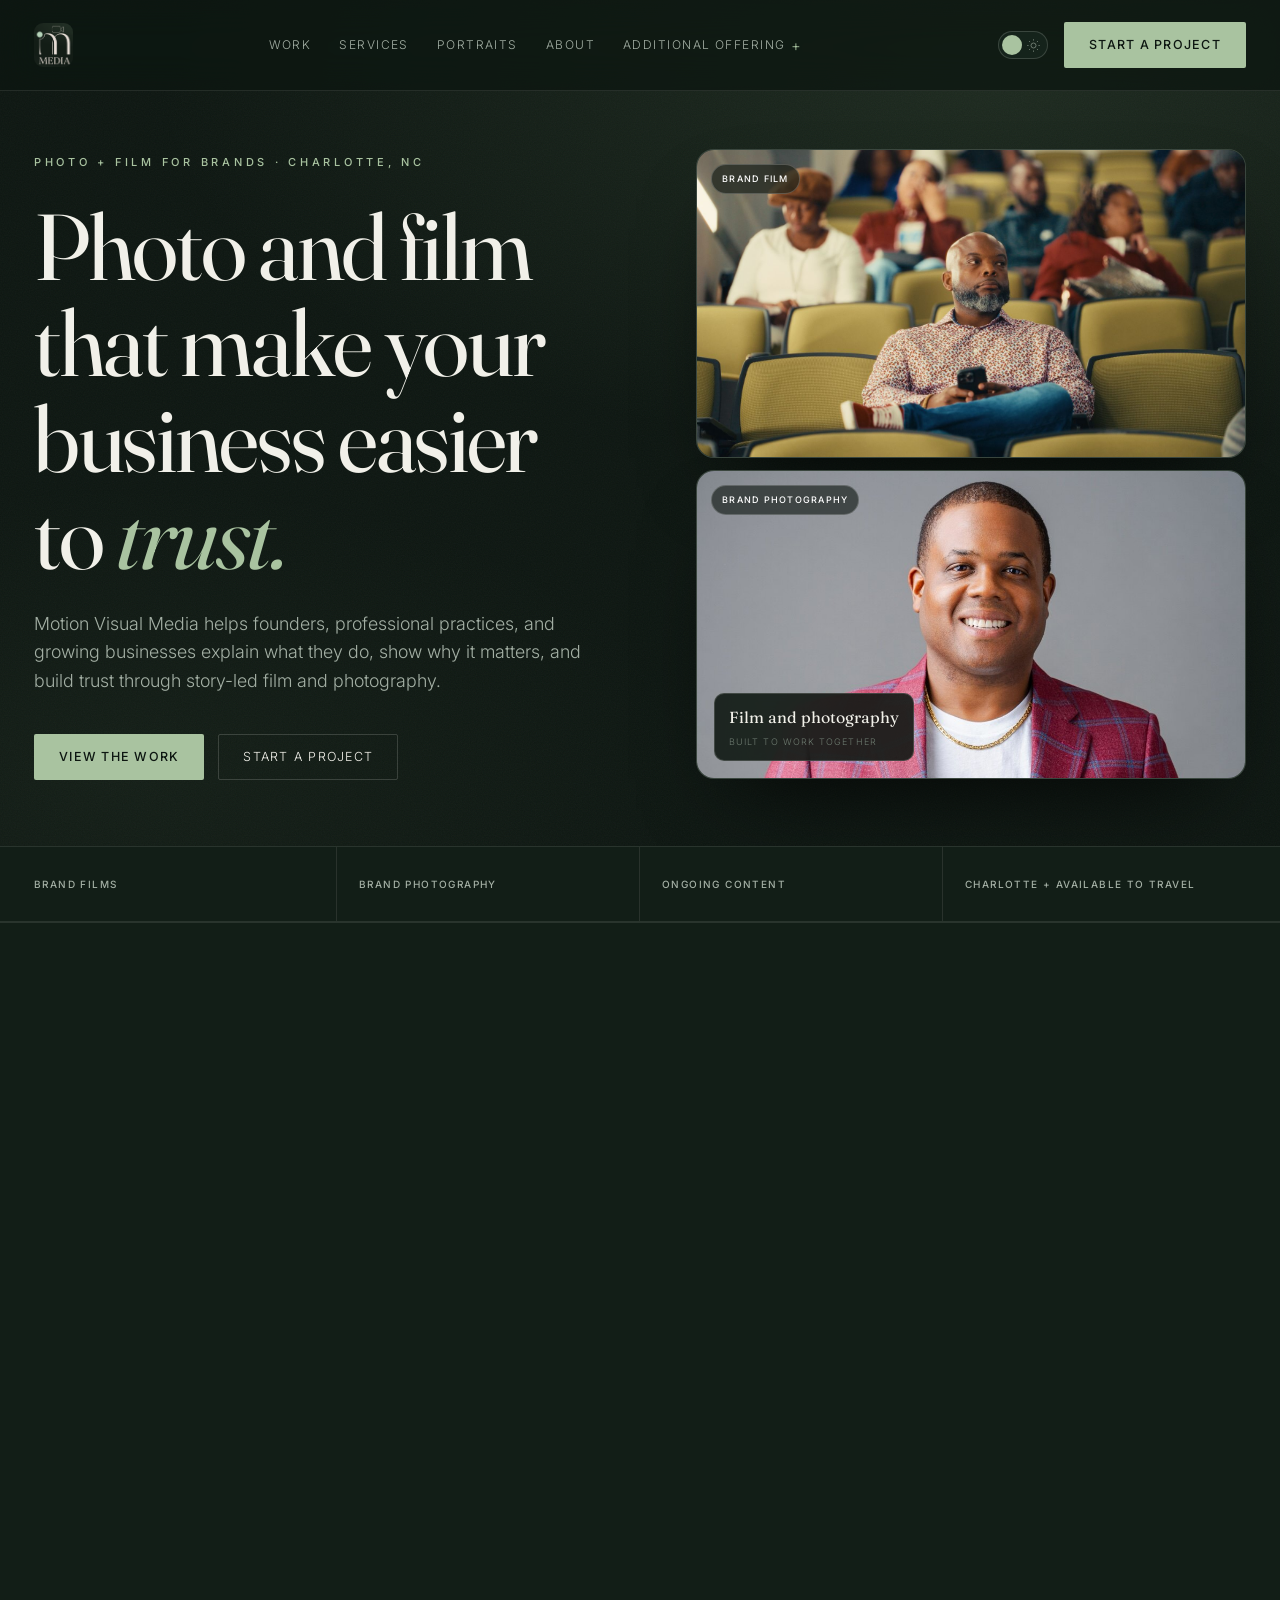
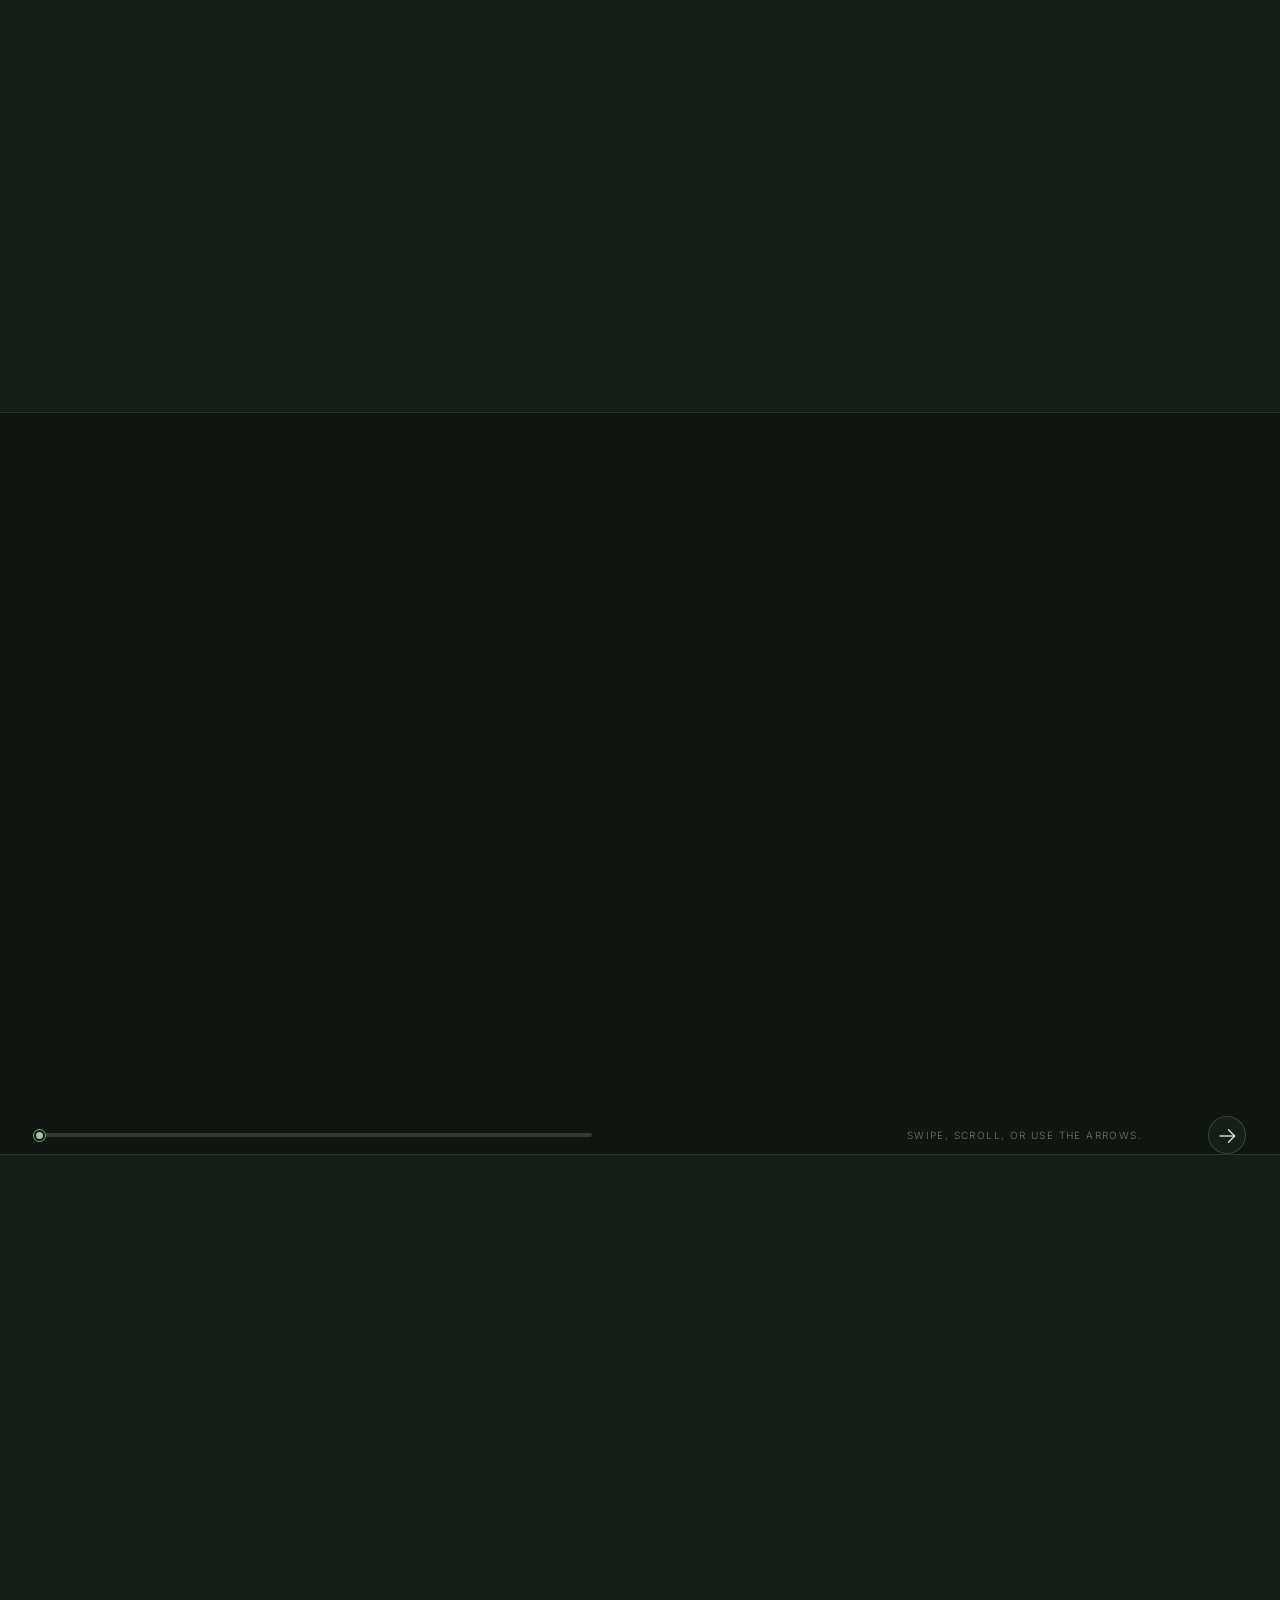
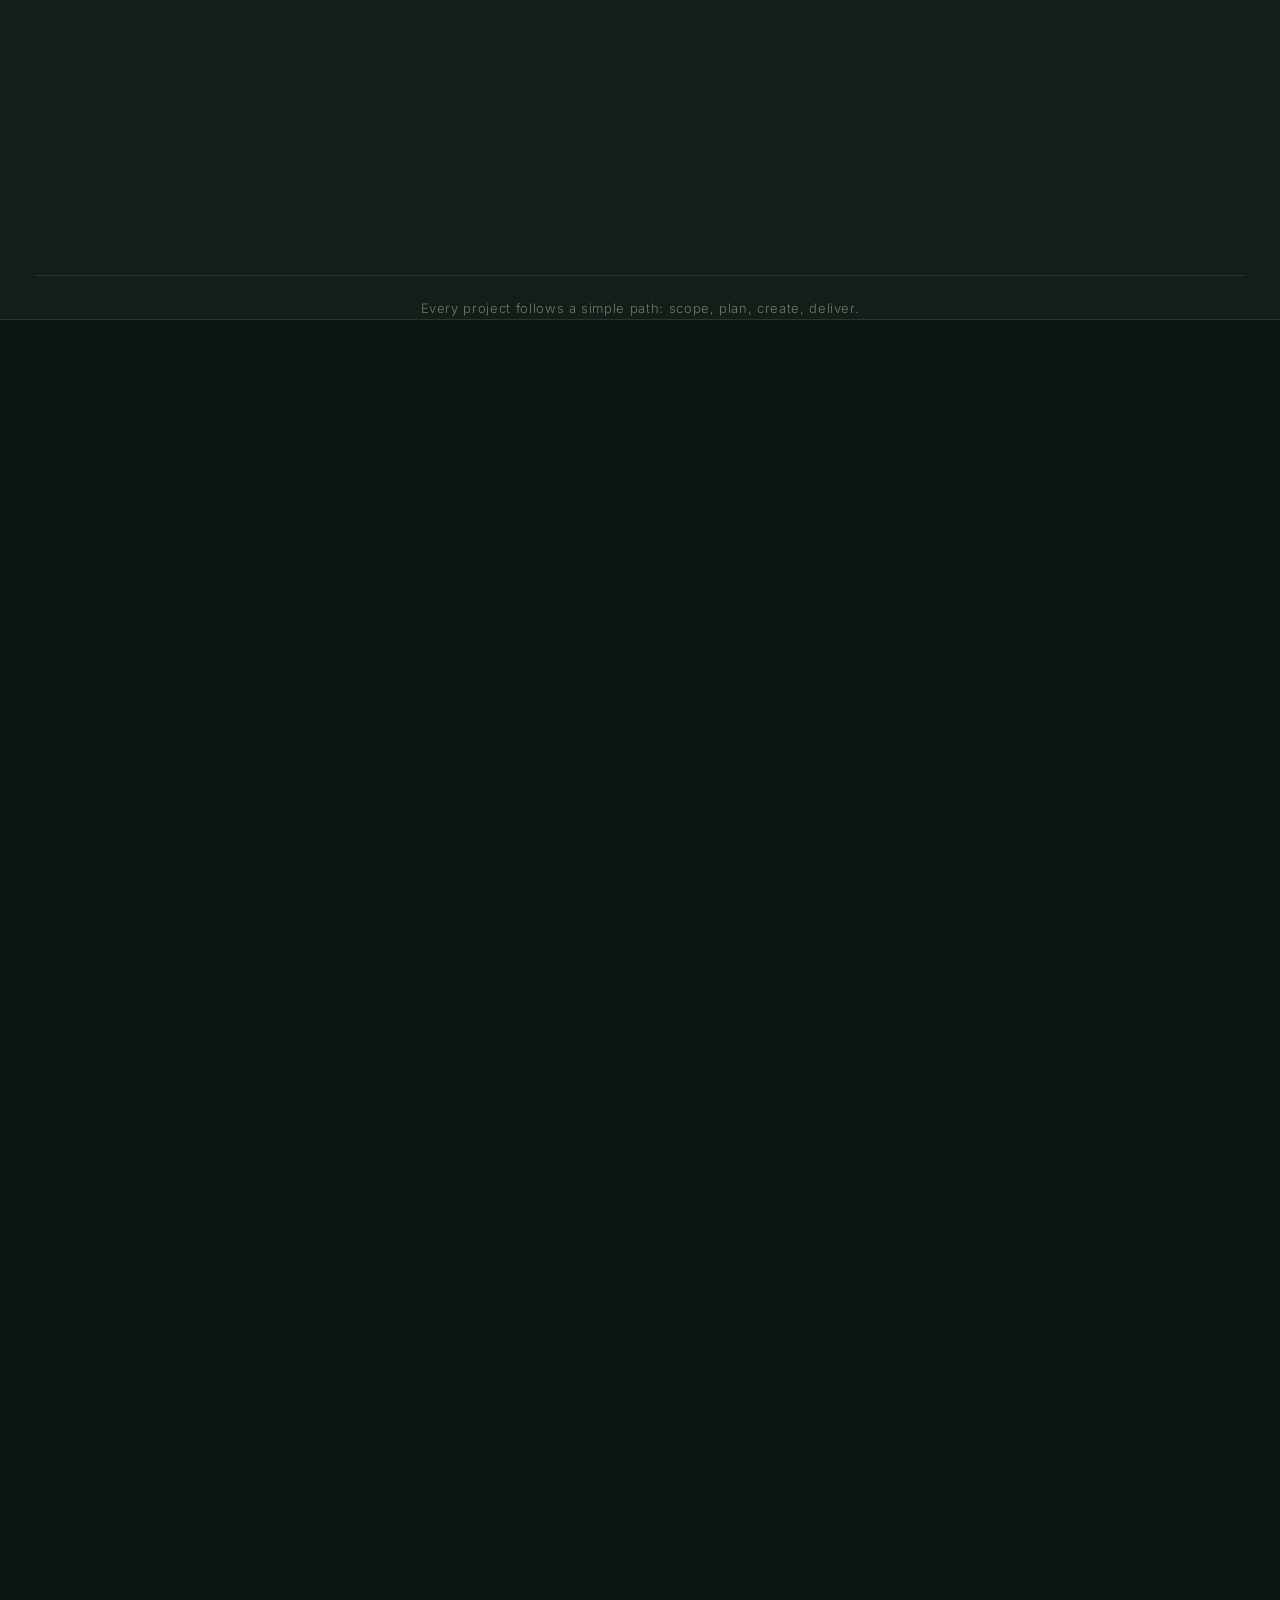
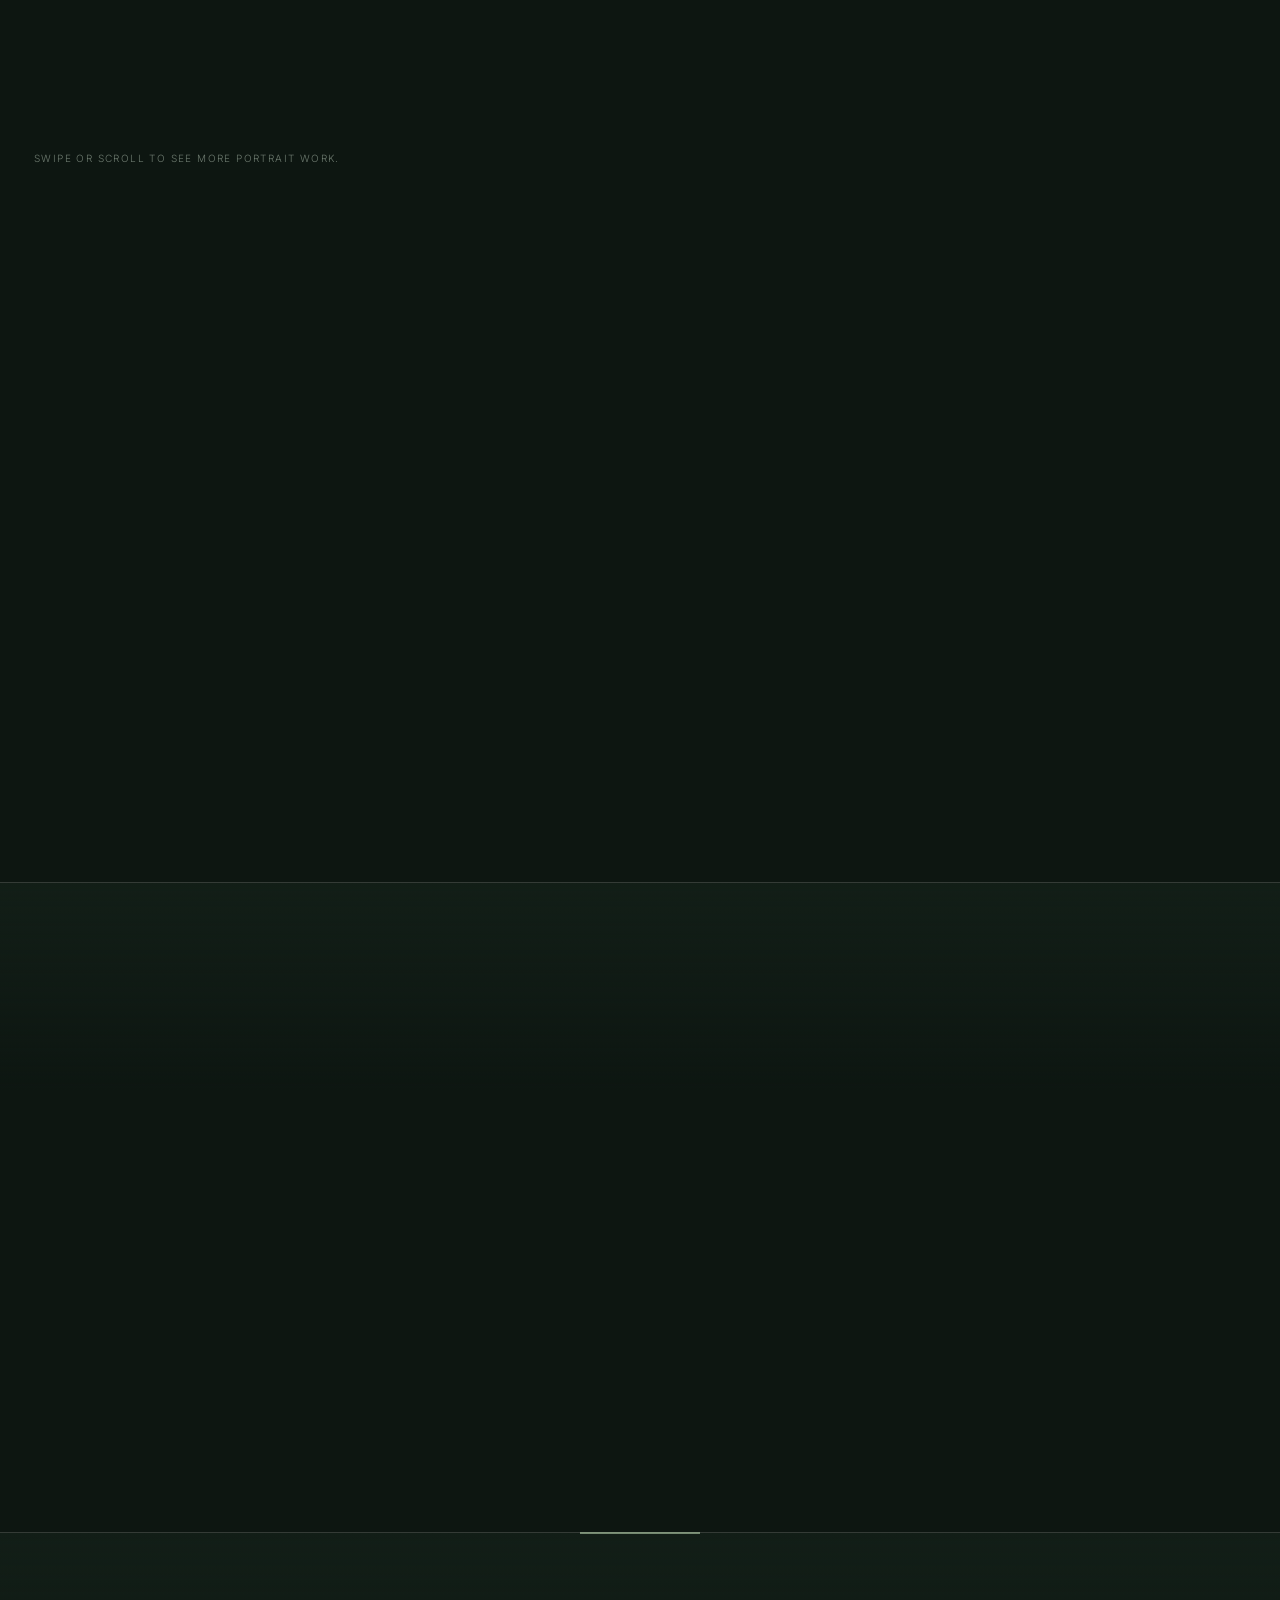
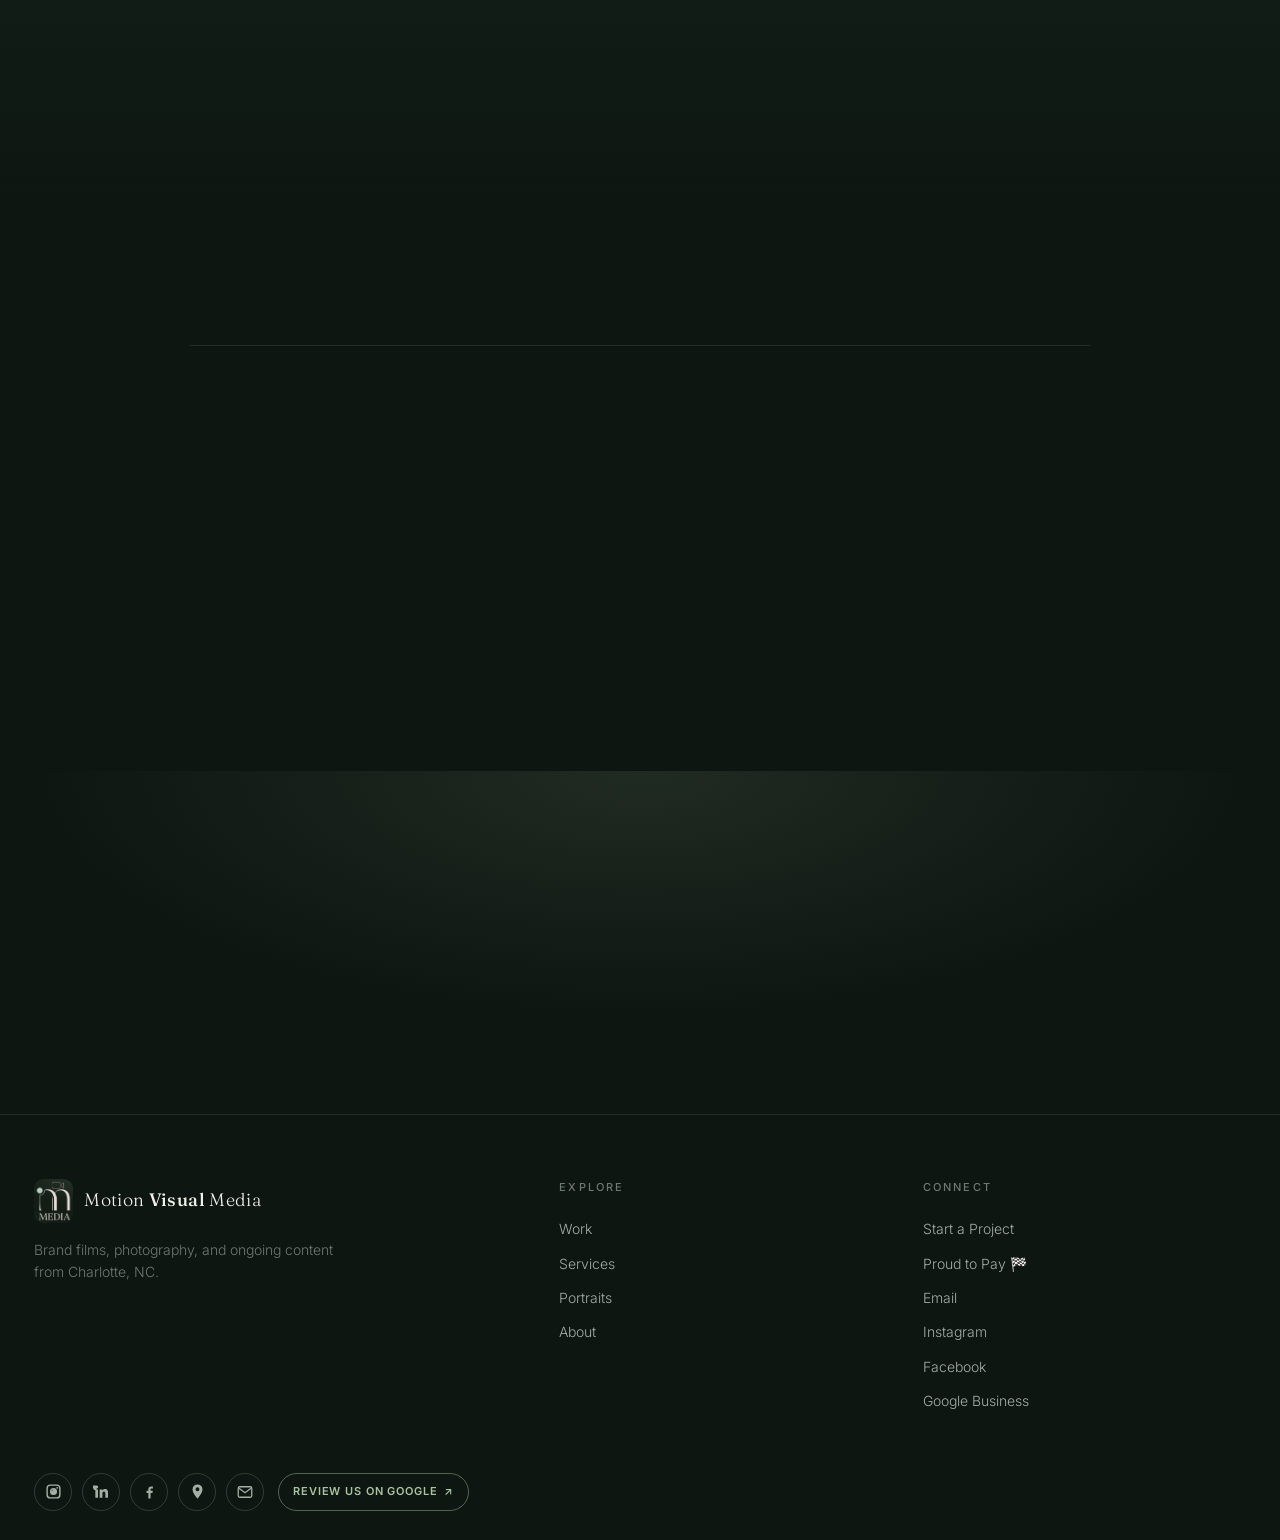
<file: focused-homepage-preview/index.html>
<!doctype html>
<html lang="en">
<head>
  <meta charset="utf-8">
  <meta name="viewport" content="width=device-width, initial-scale=1">
  <meta name="robots" content="noindex, nofollow">
  <meta http-equiv="refresh" content="0; url=/">
  <title>Opening the revised Motion Visual Media preview</title>
</head>
<body>
  <p><a href="/">Open the revised homepage preview</a></p>
</body>
</html>
</file>
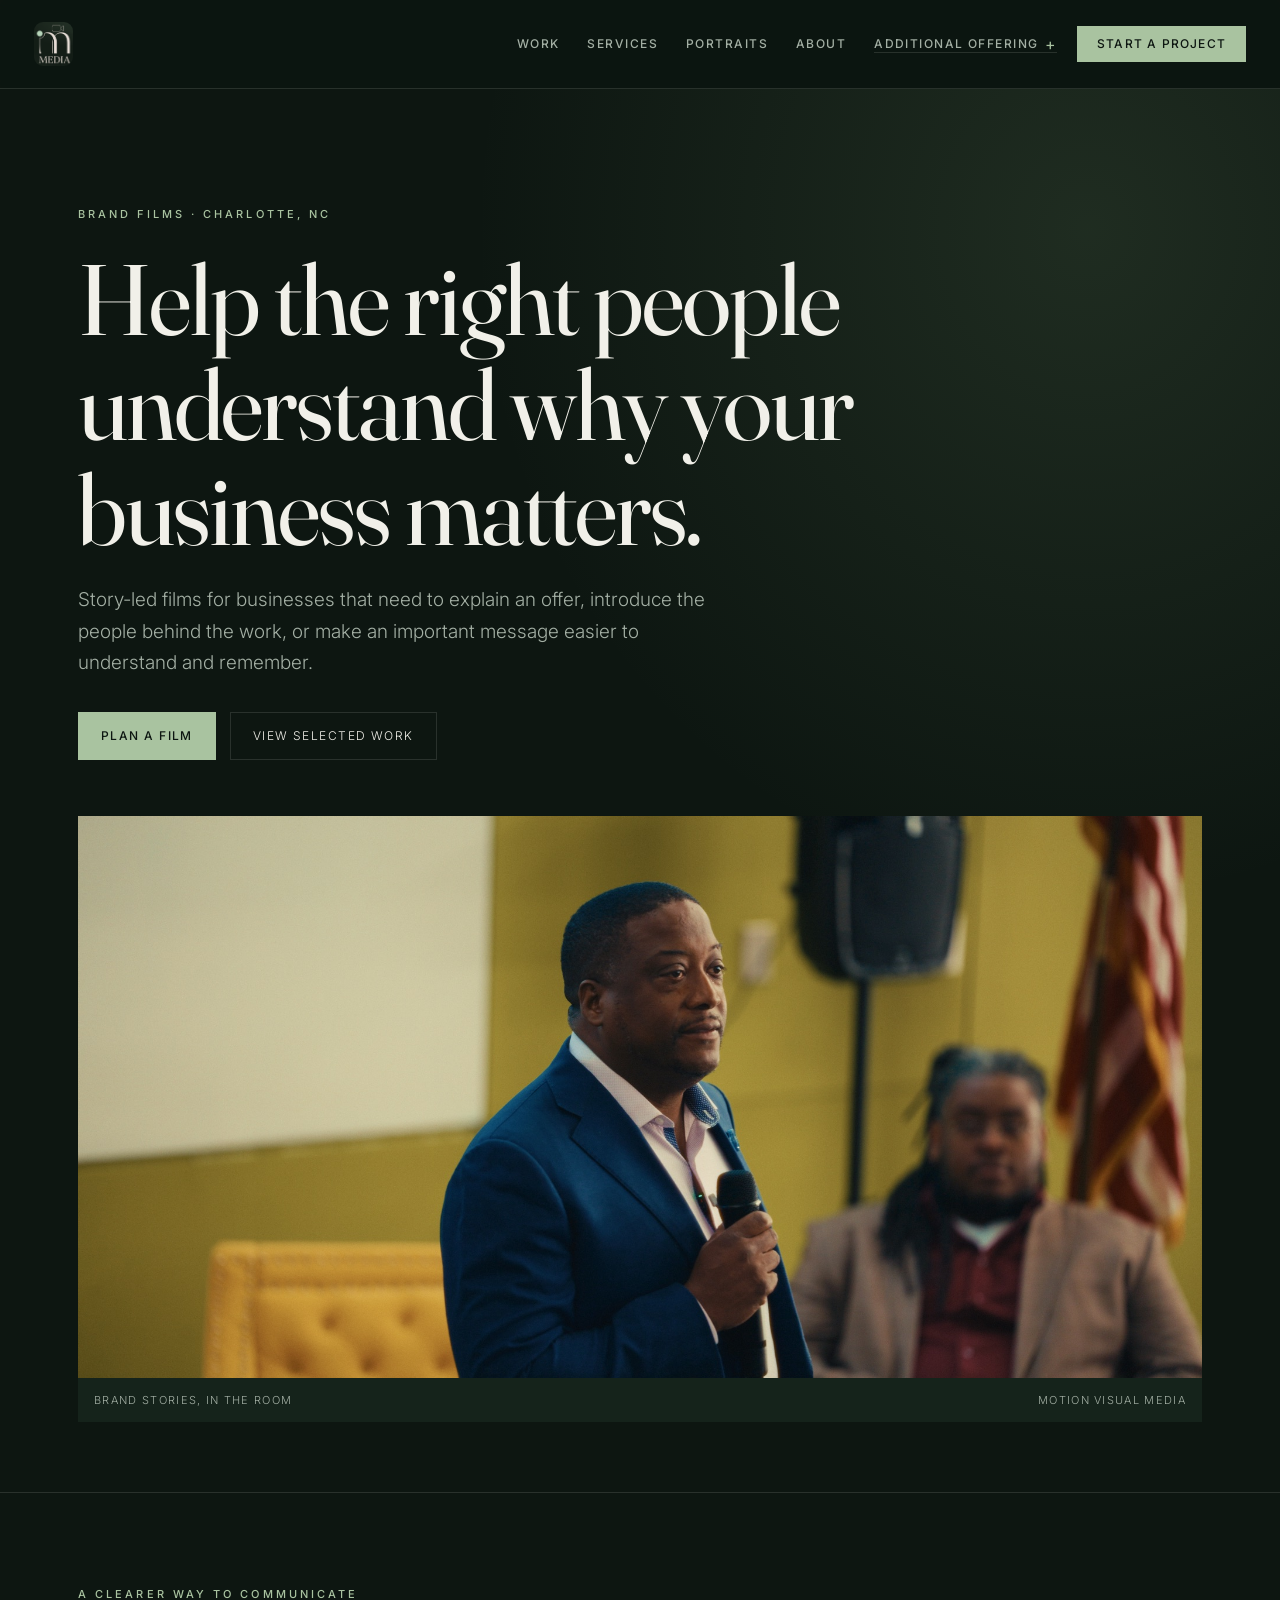
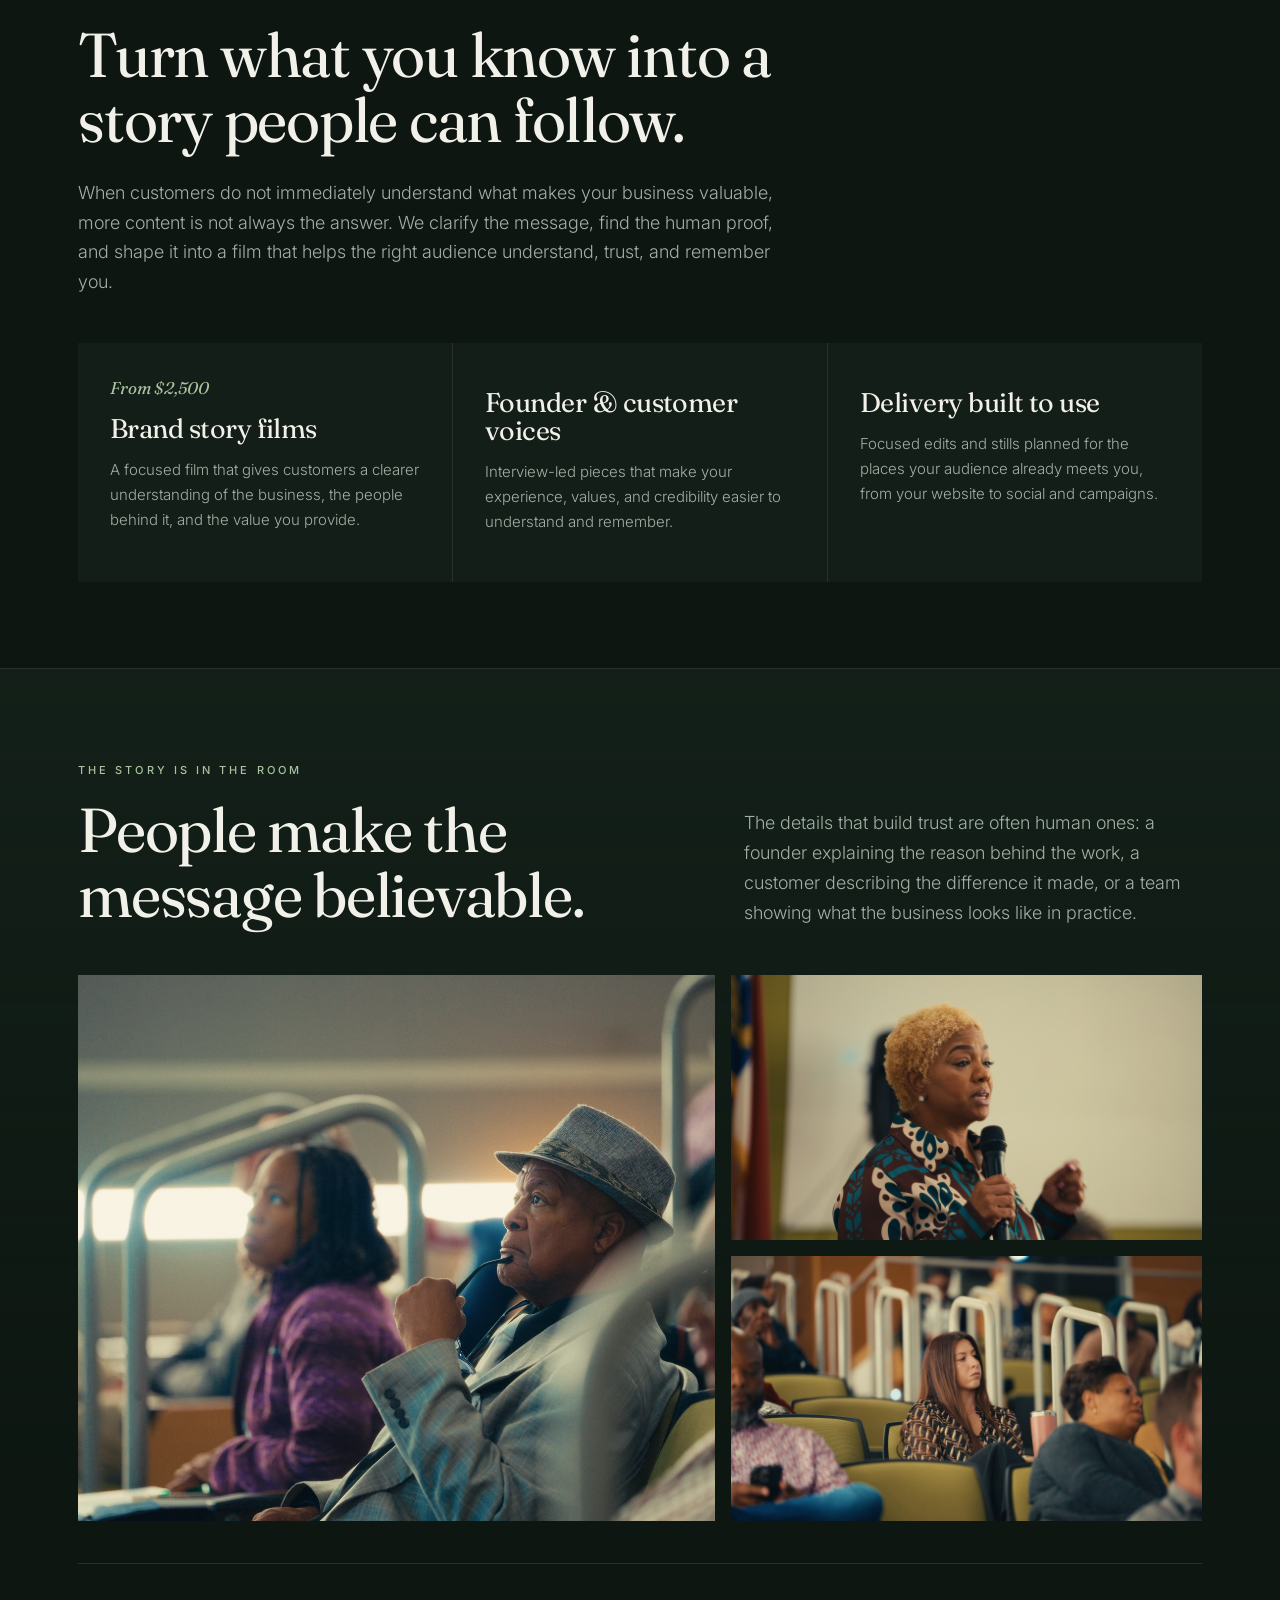
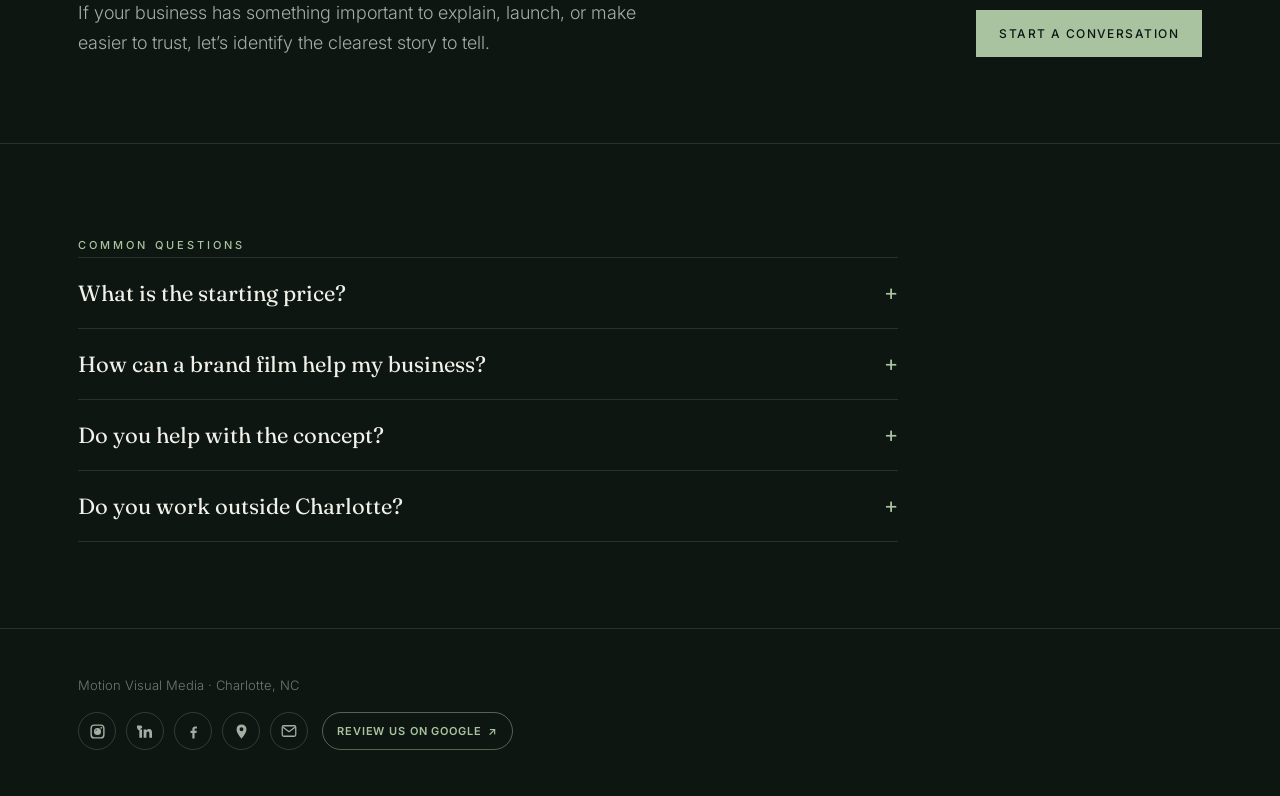
<file: brand-films-charlotte.html>
<!doctype html>
<html lang="en">
<head>
<meta charset="utf-8">
<meta name="viewport" content="width=device-width,initial-scale=1">
<title>Brand Film Production in Charlotte | Motion Visual Media</title>
<meta name="description" content="Charlotte brand films that help businesses explain what they do, show why it matters, and build trust through clear, human storytelling.">
<link rel="canonical" href="https://motionvisualmedia.com/brand-films-charlotte">
<meta property="og:title" content="Brand Film Production in Charlotte | Motion Visual Media">
<meta property="og:description" content="Story-led films that help businesses explain an offer, humanize the work, and make an important message easier to understand.">
<meta property="og:type" content="website">
<meta property="og:url" content="https://motionvisualmedia.com/brand-films-charlotte">
<meta property="og:site_name" content="Motion Visual Media">
<meta property="og:locale" content="en_US">
<meta property="og:image" content="https://motionvisualmedia.com/assets/brand-films-keynote-speaker.jpg">
<meta property="og:image:width" content="1920">
<meta property="og:image:height" content="1080">
<meta property="og:image:alt" content="A speaker addresses a room with a microphone during a filmed event">
<meta name="twitter:card" content="summary_large_image">
<meta name="twitter:title" content="Brand Film Production in Charlotte | Motion Visual Media">
<meta name="twitter:description" content="Story-led films that help businesses explain an offer, humanize the work, and make an important message easier to understand.">
<meta name="twitter:image" content="https://motionvisualmedia.com/assets/brand-films-keynote-speaker.jpg">
<meta name="twitter:image:alt" content="A speaker addresses a room with a microphone during a filmed event">
<link rel="icon" href="favicon.ico" sizes="any">
<link rel="icon" type="image/png" sizes="32x32" href="favicon-32x32.png">
<link rel="icon" type="image/png" sizes="16x16" href="favicon-16x16.png">
<link rel="apple-touch-icon" sizes="180x180" href="apple-touch-icon.png">
<link rel="manifest" href="site.webmanifest">
<link rel="stylesheet" href="service-pages.css">
<link rel="stylesheet" href="site-navigation.css">
<link rel="stylesheet" href="footer-social.css">
<link rel="preconnect" href="https://fonts.googleapis.com">
<link rel="preconnect" href="https://fonts.gstatic.com" crossorigin>
<link href="https://fonts.googleapis.com/css2?family=Fraunces:opsz,wght@9..144,400;9..144,500&family=Inter:wght@300;400;500;600&display=swap" rel="stylesheet">
<script type="application/ld+json">{"@context":"https://schema.org","@type":"Service","name":"Brand Film Production in Charlotte","provider":{"@type":"Organization","name":"Motion Visual Media","url":"https://motionvisualmedia.com/"},"areaServed":"Charlotte, NC","offers":{"@type":"Offer","price":"2500","priceCurrency":"USD","description":"Starting price"}}</script>
<style>
  .brand-film-page .hero{padding-bottom:70px}
  .brand-film-page .film-hero{margin:56px 0 0;overflow:hidden;background:var(--panel)}
  .brand-film-page .film-hero img{display:block;width:100%;aspect-ratio:16/8;object-fit:cover;object-position:center 48%}
  .brand-film-page .film-caption{display:flex;justify-content:space-between;gap:20px;padding:13px 16px;color:var(--muted);font-size:11px;letter-spacing:.12em;text-transform:uppercase}
  .brand-film-page .story-section{background:linear-gradient(180deg,rgba(21,35,27,.72),transparent 78%)}
  .brand-film-page .story-heading{display:grid;grid-template-columns:minmax(0,1fr) minmax(270px,.74fr);gap:48px;align-items:end}
  .brand-film-page .story-heading h2{margin-bottom:0}
  .brand-film-page .story-heading .intro{margin:0}
  .brand-film-page .film-gallery{display:grid;grid-template-columns:1.15fr .85fr;grid-template-rows:1fr 1fr;gap:16px;margin-top:48px}
  .brand-film-page .film-frame{margin:0;overflow:hidden;background:var(--panel)}
  .brand-film-page .film-frame img{display:block;width:100%;height:100%;object-fit:cover}
  .brand-film-page .film-frame--audience{grid-row:span 2;min-height:540px}
  .brand-film-page .film-frame--audience img{object-position:67% center}
  .brand-film-page .film-frame--speaker img{object-position:53% center}
  .brand-film-page .film-frame--room img{object-position:center center}
  .brand-film-page .story-cta{display:flex;justify-content:space-between;gap:34px;align-items:end;margin-top:42px;padding-top:34px;border-top:1px solid var(--line)}
  .brand-film-page .story-cta p{max-width:600px;margin:0;color:var(--muted);font-size:18px}
  @media(max-width:720px){
    .brand-film-page .hero{padding-bottom:56px}
    .brand-film-page .film-hero{margin-top:40px}
    .brand-film-page .film-hero img{aspect-ratio:4/3;object-position:56% center}
    .brand-film-page .film-caption{padding:11px 12px;font-size:9px}
    .brand-film-page .story-heading,.brand-film-page .story-cta{grid-template-columns:1fr;display:grid;gap:24px;align-items:start}
    .brand-film-page .film-gallery{grid-template-columns:1fr 1fr;grid-template-rows:auto auto;gap:10px;margin-top:34px}
    .brand-film-page .film-frame--audience{grid-column:span 2;grid-row:auto;min-height:0;aspect-ratio:4/3}
    .brand-film-page .film-frame:not(.film-frame--audience){aspect-ratio:1/1}
    .brand-film-page .film-frame--speaker img{object-position:58% center}
    .brand-film-page .story-cta{margin-top:32px;padding-top:28px}
    .brand-film-page .story-cta .btn{width:100%;text-align:center}
  }
</style>
</head>
<body class="brand-film-page has-mvm-site-header">
<nav class="mvm-site-header" data-mvm-header data-mvm-menu="brandFilmsMenu"><a class="mvm-logo" href="/" aria-label="Motion Visual Media home"><img src="assets/mvm-logo-wordmark.png" alt="Motion Visual Media"></a><div class="mvm-navlinks"><a href="/#work">Work</a><a href="/#services">Services</a><a href="/portraits">Portraits</a><a href="/#about">About</a><details class="mvm-more"><summary>Additional Offering</summary><div class="mvm-dropdown"><a href="/proud-to-pay">Proud to Pay <span aria-hidden="true">🏁</span></a></div></details></div><div class="mvm-nav-right"><a class="mvm-nav-cta" href="/start-a-project?source=brand-films&amp;service=brand-film">Start a Project</a><button class="mvm-burger" type="button" data-mvm-burger aria-label="Open menu" aria-expanded="false"><span></span><span></span><span></span></button></div></nav>
<div class="mvm-mobile-menu" id="brandFilmsMenu"><div class="mvm-current-context"><span class="mvm-camera" aria-hidden="true">📷</span><span>Now viewing</span><strong>Brand Films</strong></div><a href="/#work">Work</a><div class="mvm-services"><div class="mvm-services-trigger"><a href="/#services">Services</a><button class="mvm-services-toggle" type="button" data-mvm-services-toggle aria-label="Show service pages" aria-expanded="false" aria-controls="brandFilmsServices">+</button></div><div class="mvm-service-links" id="brandFilmsServices"><div><a href="/brand-photography-charlotte">Brand Photography</a><a class="is-current" href="/brand-films-charlotte" aria-current="page">Brand Films</a><a href="/ongoing-content-charlotte">Ongoing Content</a></div></div></div><a href="/portraits">Portraits</a><a href="/#about">About</a><a href="/start-a-project?source=brand-films&amp;service=brand-film">Start a Project →</a><div class="mvm-mobile-extra"><span class="eyebrow">Additional Offering</span><a href="/proud-to-pay">Proud to Pay 🏁</a></div><div class="mvm-mobile-contact"><span class="eyebrow">Get in touch</span><a href="mailto:hello@motionvisualmedia.com">hello@motionvisualmedia.com</a></div></div>
<main>
  <header class="hero">
    <div class="wrap">
      <span class="eyebrow">Brand films · Charlotte, NC</span>
      <h1>Help the right people understand why your business matters.</h1>
      <p>Story-led films for businesses that need to explain an offer, introduce the people behind the work, or make an important message easier to understand and remember.</p>
      <div class="actions"><a class="btn primary" href="/start-a-project?source=brand-films&amp;service=brand-film">Plan a film</a><a class="btn" href="/#work">View selected work</a></div>
      <figure class="film-hero">
        <img src="assets/brand-films-keynote-speaker.jpg" alt="A speaker addresses a room with a microphone during a filmed event" fetchpriority="high">
        <figcaption class="film-caption"><span>Brand stories, in the room</span><span>Motion Visual Media</span></figcaption>
      </figure>
    </div>
  </header>

  <section class="section">
    <div class="wrap">
      <span class="eyebrow">A clearer way to communicate</span>
      <h2>Turn what you know into a story people can follow.</h2>
      <p class="intro">When customers do not immediately understand what makes your business valuable, more content is not always the answer. We clarify the message, find the human proof, and shape it into a film that helps the right audience understand, trust, and remember you.</p>
      <div class="cards">
        <article class="card"><span class="price">From $2,500</span><h3>Brand story films</h3><p>A focused film that gives customers a clearer understanding of the business, the people behind it, and the value you provide.</p></article>
        <article class="card"><h3>Founder &amp; customer voices</h3><p>Interview-led pieces that make your experience, values, and credibility easier to understand and remember.</p></article>
        <article class="card"><h3>Delivery built to use</h3><p>Focused edits and stills planned for the places your audience already meets you, from your website to social and campaigns.</p></article>
      </div>
    </div>
  </section>

  <section class="section story-section">
    <div class="wrap">
      <div class="story-heading">
        <div><span class="eyebrow">The story is in the room</span><h2>People make the message believable.</h2></div>
        <p class="intro">The details that build trust are often human ones: a founder explaining the reason behind the work, a customer describing the difference it made, or a team showing what the business looks like in practice.</p>
      </div>
      <div class="film-gallery" aria-label="Behind the scenes from a Motion Visual Media brand film production">
        <figure class="film-frame film-frame--audience"><img src="assets/brand-films-audience-portrait.jpg" alt="Audience member listening attentively during a filmed event" loading="lazy"></figure>
        <figure class="film-frame film-frame--speaker"><img src="assets/brand-films-speaker-detail.jpg" alt="Speaker sharing a message into a microphone during an event" loading="lazy"></figure>
        <figure class="film-frame film-frame--room"><img src="assets/brand-films-audience-room.jpg" alt="Audience gathered in a lecture hall during a filmed event" loading="lazy"></figure>
      </div>
      <div class="story-cta"><p>If your business has something important to explain, launch, or make easier to trust, let’s identify the clearest story to tell.</p><a class="btn primary" href="/start-a-project?source=brand-films&amp;service=brand-film">Start a conversation</a></div>
    </div>
  </section>

  <section class="section">
    <div class="wrap"><span class="eyebrow">Common questions</span><div class="faq"><details><summary>What is the starting price?</summary><p>Brand films start at $2,500. Final scope depends on locations, production days, talent, travel, and the intended asset set.</p></details><details><summary>How can a brand film help my business?</summary><p>A brand film can make an offer easier to understand, introduce the people behind the work, give customers a reason to trust you, or support an important launch or campaign. We start with the communication goal before deciding what the film should look like.</p></details><details><summary>Do you help with the concept?</summary><p>Yes. We help clarify the message, audience, story, interview direction, visual references, production plan, and delivery needs before the shoot.</p></details><details><summary>Do you work outside Charlotte?</summary><p>Yes. Motion Visual Media is based in Charlotte and can travel for the right project.</p></details></div></div>
  </section>
</main>
<footer class="footer"><div class="wrap">Motion Visual Media · Charlotte, NC<div class="mvm-footer-socials" aria-label="Motion Visual Media social links"><a class="mvm-footer-social" href="https://www.instagram.com/motionvisualmedia/" target="_blank" rel="noopener" aria-label="Motion Visual Media on Instagram" title="Instagram"><svg viewBox="0 0 24 24" aria-hidden="true"><path d="M7.5 2h9A5.5 5.5 0 0 1 22 7.5v9a5.5 5.5 0 0 1-5.5 5.5h-9A5.5 5.5 0 0 1 2 16.5v-9A5.5 5.5 0 0 1 7.5 2Zm0 2A3.5 3.5 0 0 0 4 7.5v9A3.5 3.5 0 0 0 7.5 20h9a3.5 3.5 0 0 0 3.5-3.5v-9A3.5 3.5 0 0 0 16.5 4h-9Zm9.75 1.5a1.25 1.25 0 1 1 0 2.5 1.25 1.25 0 0 1-1.25-1.25A1.25 1.25 0 0 1 17.25 5.5ZM12 7a5 5 0 1 1 0 10 5 5 0 0 1 0-10Zm0 2a3 3 0 1 0 0 6 3 3 0 0 1-3-3Z"/></svg></a><a class="mvm-footer-social" href="https://www.linkedin.com/company/motion-visual-media/" target="_blank" rel="noopener" aria-label="Motion Visual Media on LinkedIn" title="LinkedIn"><svg viewBox="0 0 24 24" aria-hidden="true"><path d="M5.2 3.5a2.2 2.2 0 1 1 0 4.4 2.2 2.2 0 0 1-4.4 0 2.2 2.2 0 0 1 0-4.4ZM3.3 9h3.8v11.7H3.3V9Zm6.1 0h3.6v1.6h.1c.5-.9 1.7-2 3.6-2 3.8 0 4.5 2.5 4.5 5.8v6.3h-3.8v-5.6c0-1.3 0-3-1.9-3s-2.2 1.4-2.2 2.9v5.7H9.4V9Z"/></svg></a><a class="mvm-footer-social" href="https://www.facebook.com/MotionVisualMedia/" target="_blank" rel="noopener" aria-label="Motion Visual Media on Facebook" title="Facebook"><svg viewBox="0 0 24 24" aria-hidden="true"><path d="M13.5 22v-8h2.7l.4-3h-3.1V9.1c0-.9.3-1.5 1.6-1.5h1.7V5c-.3 0-1.3-.1-2.4-.1-2.4 0-4 1.4-4 4V11H7.8v3h2.6v8h3.1Z"/></svg></a><a class="mvm-footer-social" href="https://share.google/OE66E5vl8DPdtf6TE" target="_blank" rel="noopener" aria-label="Motion Visual Media on Google Business" title="Google Business"><svg viewBox="0 0 24 24" aria-hidden="true"><path d="M12 2a7 7 0 0 0-7 7c0 5.25 7 13 7 13s7-7.75 7-13a7 7 0 0 0-7-7Zm0 9.5A2.5 2.5 0 1 1 12 6a2.5 2.5 0 0 1 0 5.5Z"/></svg></a><a class="mvm-footer-social email" href="mailto:hello@motionvisualmedia.com" aria-label="Email Motion Visual Media" title="Email"><svg viewBox="0 0 24 24" aria-hidden="true"><rect x="3" y="5" width="18" height="14" rx="2"/><path d="m4 7 8 6 8-6"/></svg></a><a class="mvm-google-review" href="https://g.page/r/CXLVPsQyF-KzEBM/review" target="_blank" rel="noopener" aria-label="Review Motion Visual Media on Google">Review us on Google <span aria-hidden="true">↗</span></a></div></div></footer>
<script src="site-navigation.js" defer></script>
</body>
</html>
</file>
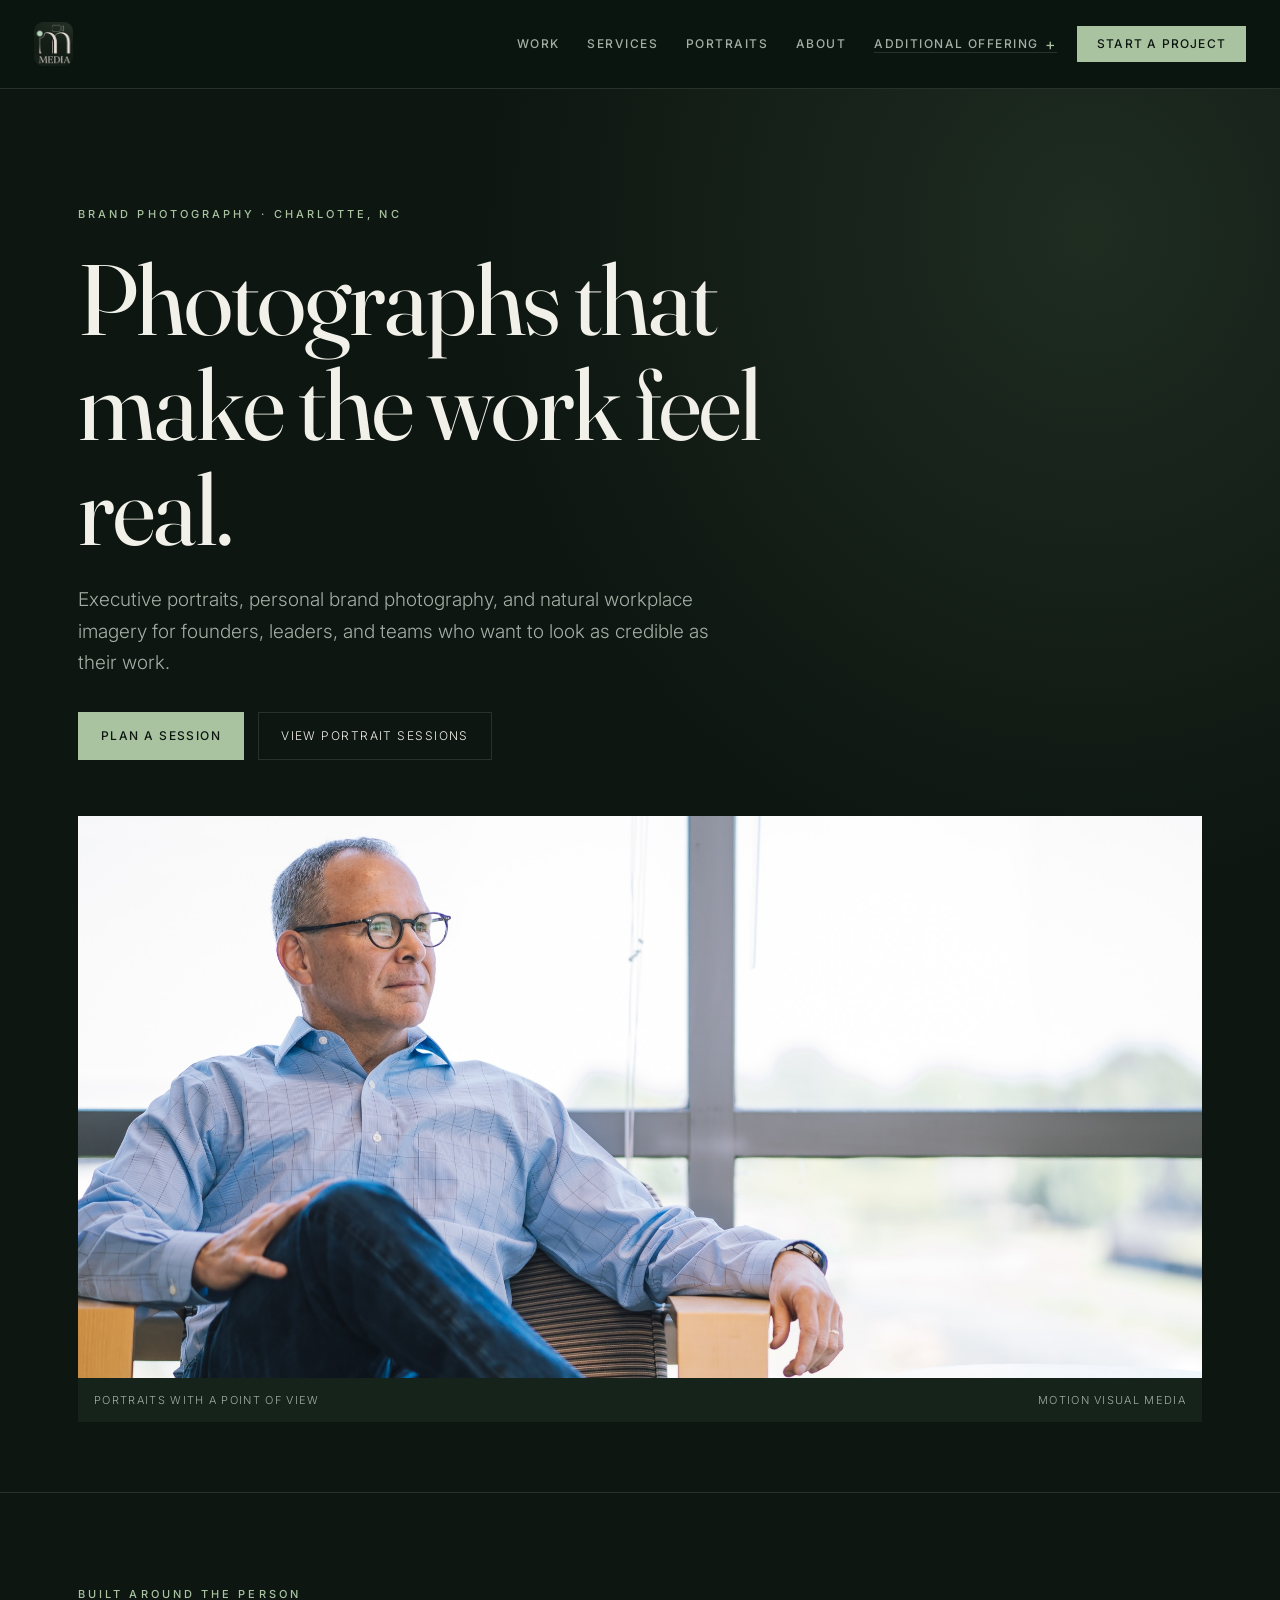
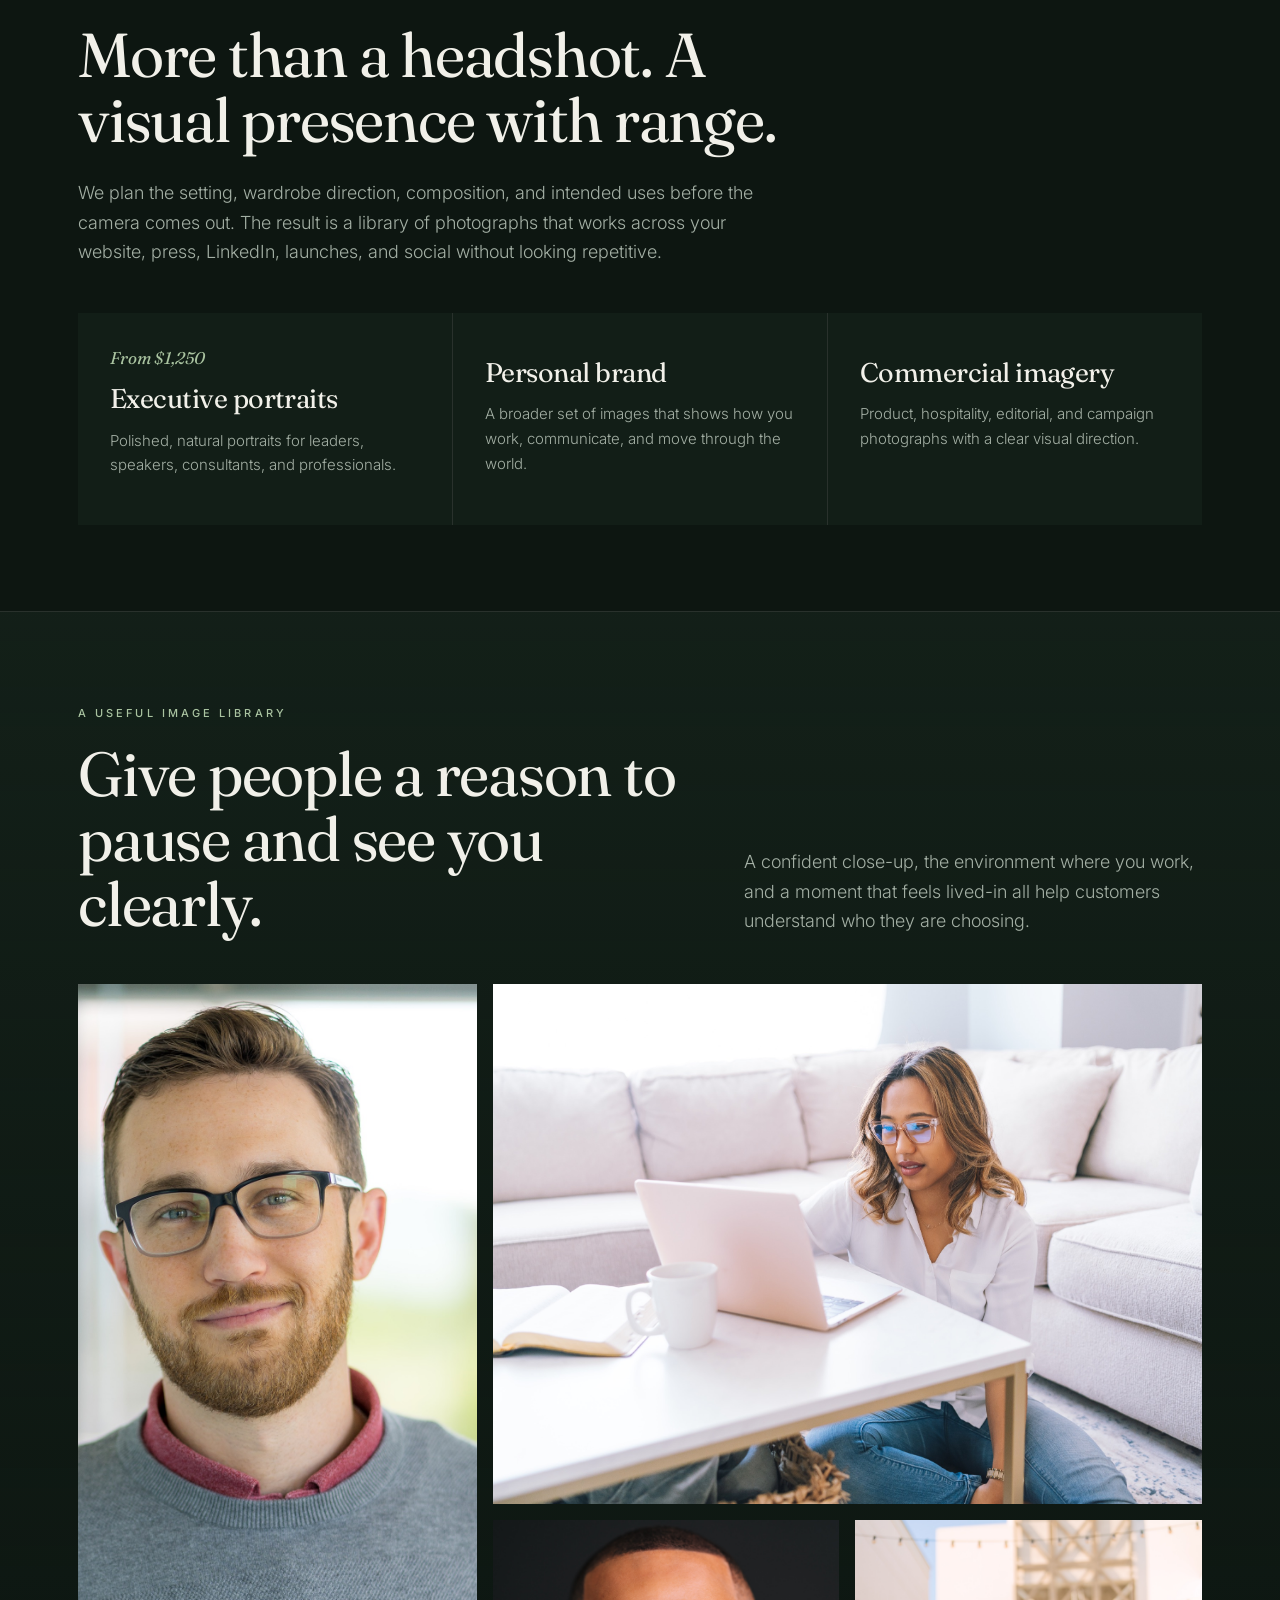
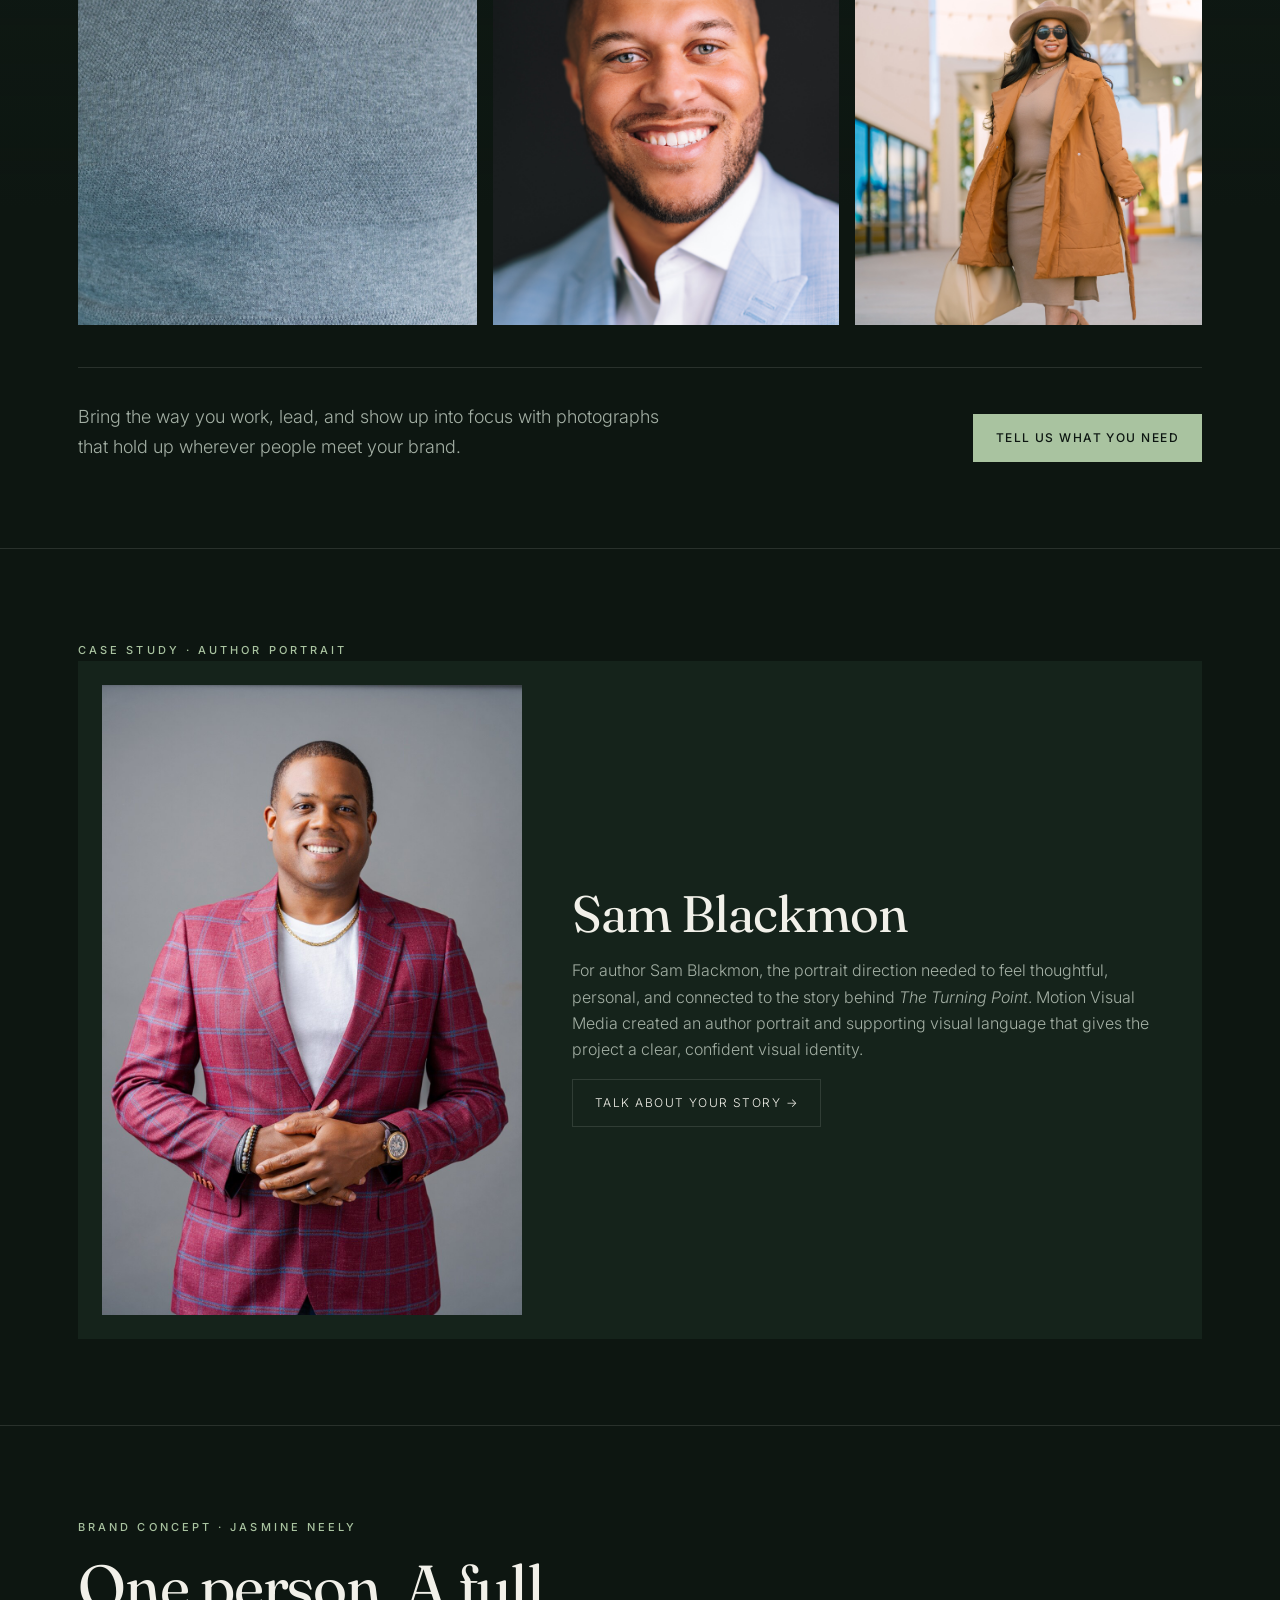
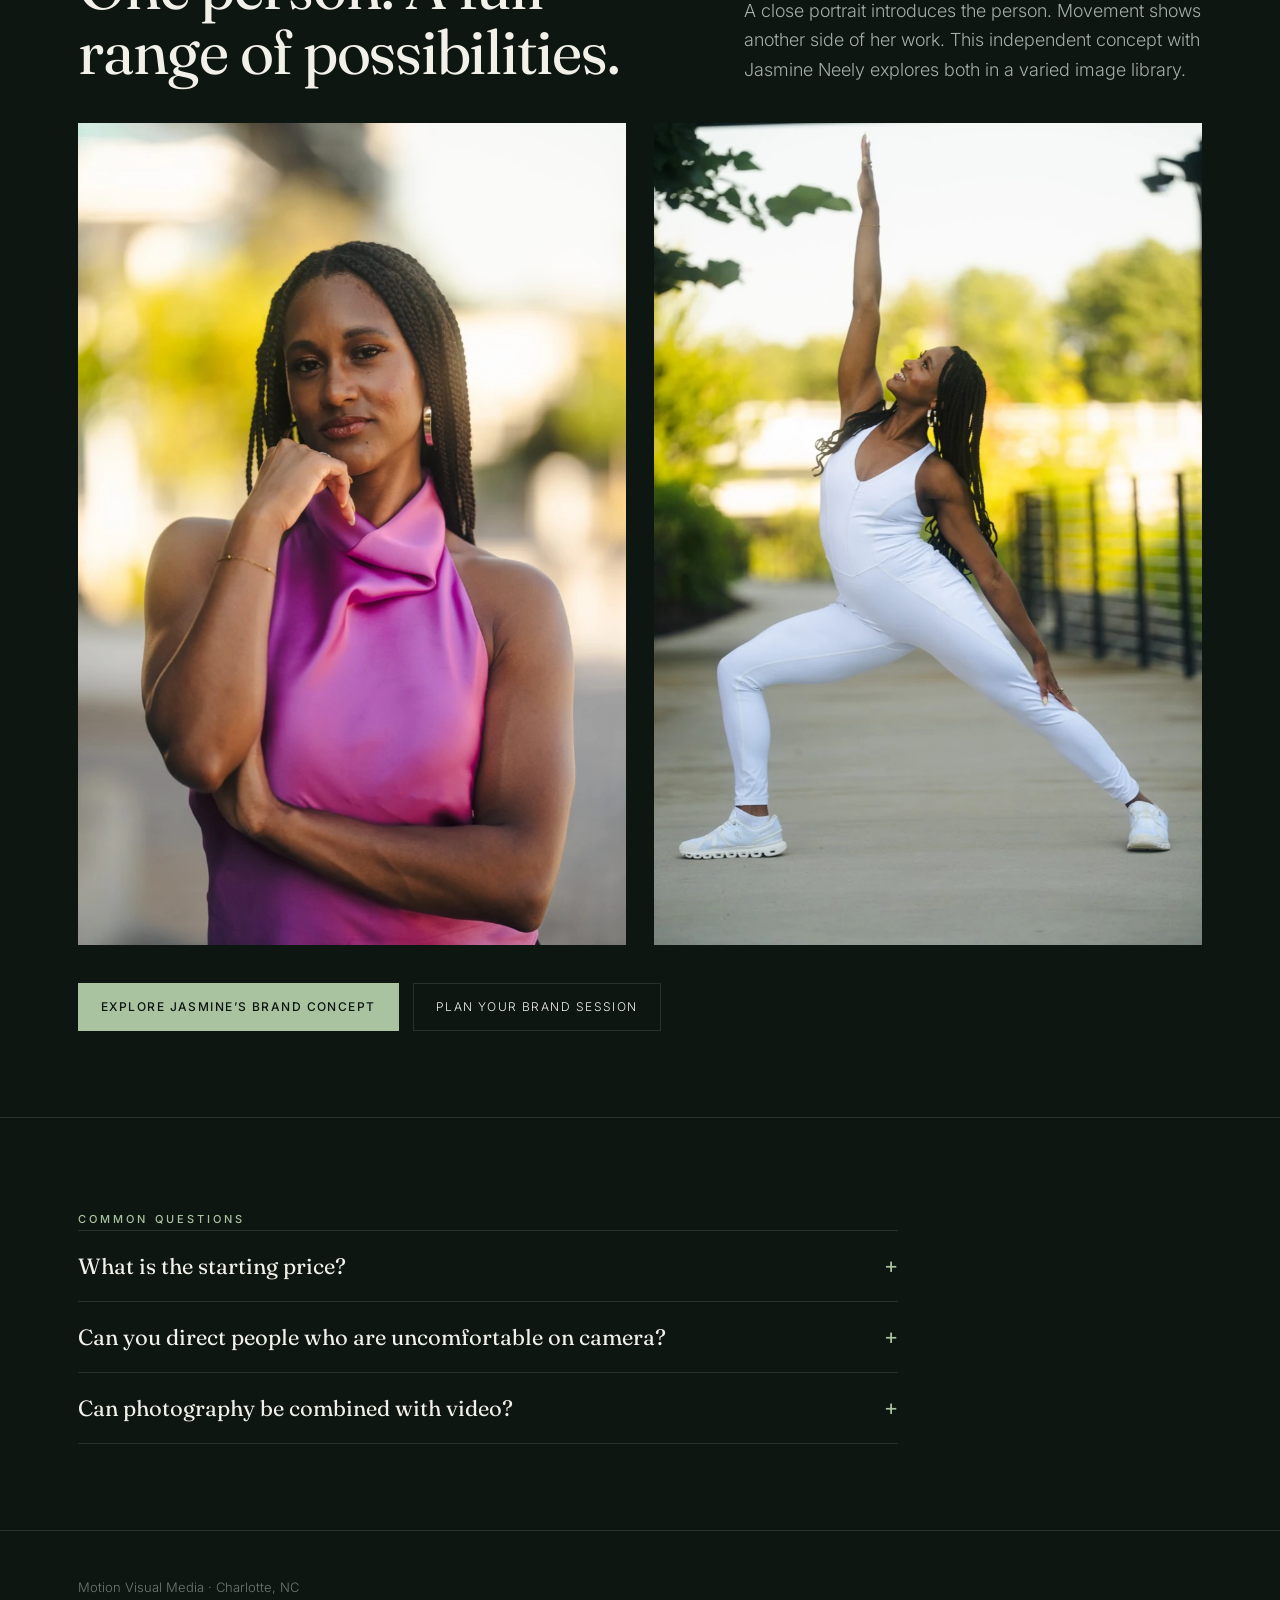
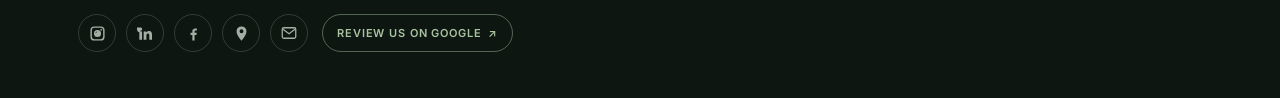
<file: brand-photography-charlotte.html>
<!doctype html>
<html lang="en">
<head>
<meta charset="utf-8">
<meta name="viewport" content="width=device-width,initial-scale=1">
<title>Brand Photography in Charlotte | Motion Visual Media</title>
<meta name="description" content="Executive portraits, personal brand photography, and commercial imagery in Charlotte, NC by Motion Visual Media.">
<link rel="canonical" href="https://motionvisualmedia.com/brand-photography-charlotte">
<meta property="og:title" content="Brand Photography in Charlotte | Motion Visual Media">
<meta property="og:description" content="Executive portraits, personal brand photography, and commercial imagery in Charlotte by Motion Visual Media.">
<meta property="og:type" content="website">
<meta property="og:url" content="https://motionvisualmedia.com/brand-photography-charlotte">
<meta property="og:site_name" content="Motion Visual Media">
<meta property="og:locale" content="en_US">
<meta property="og:image" content="https://motionvisualmedia.com/assets/brand-photography-office-portrait.jpg">
<meta property="og:image:width" content="2200">
<meta property="og:image:height" content="1521">
<meta property="og:image:alt" content="Professional seated in a bright office for an executive portrait">
<meta name="twitter:card" content="summary_large_image">
<meta name="twitter:title" content="Brand Photography in Charlotte | Motion Visual Media">
<meta name="twitter:description" content="Executive portraits, personal brand photography, and commercial imagery in Charlotte by Motion Visual Media.">
<meta name="twitter:image" content="https://motionvisualmedia.com/assets/brand-photography-office-portrait.jpg">
<meta name="twitter:image:alt" content="Professional seated in a bright office for an executive portrait">
<link rel="icon" href="favicon.ico" sizes="any">
<link rel="icon" type="image/png" sizes="32x32" href="favicon-32x32.png">
<link rel="icon" type="image/png" sizes="16x16" href="favicon-16x16.png">
<link rel="apple-touch-icon" sizes="180x180" href="apple-touch-icon.png">
<link rel="manifest" href="site.webmanifest">
<link rel="stylesheet" href="service-pages.css">
<link rel="stylesheet" href="site-navigation.css">
<link rel="stylesheet" href="footer-social.css">
<link rel="preconnect" href="https://fonts.googleapis.com">
<link rel="preconnect" href="https://fonts.gstatic.com" crossorigin>
<link href="https://fonts.googleapis.com/css2?family=Fraunces:opsz,wght@9..144,400;9..144,500&family=Inter:wght@300;400;500;600&display=swap" rel="stylesheet">
<script type="application/ld+json">{"@context":"https://schema.org","@type":"Service","name":"Brand Photography in Charlotte","provider":{"@type":"Organization","name":"Motion Visual Media","url":"https://motionvisualmedia.com/"},"areaServed":"Charlotte, NC","offers":{"@type":"Offer","price":"1250","priceCurrency":"USD","description":"Starting price"}}</script>
<style>
  .brand-photography-page .hero{padding-bottom:70px}
  .brand-photography-page .photo-hero{margin:56px 0 0;overflow:hidden;background:var(--panel)}
  .brand-photography-page .photo-hero img{display:block;width:100%;aspect-ratio:16/8;object-fit:cover;object-position:center top}
  .brand-photography-page .photo-caption{display:flex;justify-content:space-between;gap:20px;padding:13px 16px;color:var(--muted);font-size:11px;letter-spacing:.12em;text-transform:uppercase}
  .brand-photography-page .portrait-story{background:linear-gradient(180deg,rgba(21,35,27,.72),transparent 78%)}
  .brand-photography-page .portrait-heading{display:grid;grid-template-columns:minmax(0,1fr) minmax(270px,.74fr);gap:48px;align-items:end}
  .brand-photography-page .portrait-heading h2{margin-bottom:0}
  .brand-photography-page .portrait-heading .intro{margin:0}
  .brand-photography-page .portrait-gallery{display:grid;grid-template-columns:.72fr 1.28fr;gap:16px;margin-top:48px}
  .brand-photography-page .portrait-frame{margin:0;overflow:hidden;background:var(--panel)}
  .brand-photography-page .portrait-frame img{display:block;width:100%;height:100%;object-fit:cover}
  .brand-photography-page .portrait-frame--executive{min-height:680px}
  .brand-photography-page .portrait-frame--executive img{object-position:center 16%}
  .brand-photography-page .portrait-stack{display:grid;grid-template-rows:minmax(300px,1fr) minmax(260px,.78fr);gap:16px}
  .brand-photography-page .portrait-frame--workspace img{object-position:center 52%}
  .brand-photography-page .portrait-pair{display:grid;grid-template-columns:1fr 1fr;gap:16px}
  .brand-photography-page .portrait-frame--studio img{object-position:center 24%}
  .brand-photography-page .portrait-frame--lifestyle img{object-position:center 25%}
  .brand-photography-page .portrait-cta{display:flex;justify-content:space-between;gap:34px;align-items:end;margin-top:42px;padding-top:34px;border-top:1px solid var(--line)}
  .brand-photography-page .portrait-cta p{max-width:600px;margin:0;color:var(--muted);font-size:18px}
  @media(max-width:960px){
    .brand-photography-page .portrait-heading{grid-template-columns:1fr;gap:22px;align-items:start}
    .brand-photography-page .portrait-frame--executive{min-height:570px}
    .brand-photography-page .portrait-stack{grid-template-rows:minmax(260px,1fr) minmax(240px,.8fr)}
  }
  @media(max-width:720px){
    .brand-photography-page .hero{padding-bottom:56px}
    .brand-photography-page .photo-hero{margin-top:40px}
    .brand-photography-page .photo-hero img{aspect-ratio:4/3;object-position:40% center}
    .brand-photography-page .photo-caption{padding:11px 12px;font-size:9px}
    .brand-photography-page .portrait-gallery{grid-template-columns:1fr;gap:10px;margin-top:34px}
    .brand-photography-page .portrait-frame--executive{min-height:0;aspect-ratio:4/5}
    .brand-photography-page .portrait-frame--executive img{object-position:center 14%}
    .brand-photography-page .portrait-stack{grid-template-rows:auto;gap:10px}
    .brand-photography-page .portrait-frame--workspace{aspect-ratio:4/3}
    .brand-photography-page .portrait-pair{gap:10px}
    .brand-photography-page .portrait-pair .portrait-frame{aspect-ratio:3/4}
    .brand-photography-page .portrait-frame--studio img{object-position:center 20%}
    .brand-photography-page .portrait-frame--lifestyle img{object-position:center 22%}
    .brand-photography-page .portrait-cta{display:grid;grid-template-columns:1fr;gap:24px;align-items:start;margin-top:32px;padding-top:28px}
    .brand-photography-page .portrait-cta .btn{width:100%;text-align:center}
  }
</style>
<link rel="stylesheet" href="jasmine-portraits.css">
</head>
<body class="brand-photography-page has-mvm-site-header">
<nav class="mvm-site-header" data-mvm-header data-mvm-menu="brandPhotographyMenu"><a class="mvm-logo" href="/" aria-label="Motion Visual Media home"><img src="assets/mvm-logo-wordmark.png" alt="Motion Visual Media"></a><div class="mvm-navlinks"><a href="/#work">Work</a><a href="/#services">Services</a><a href="/portraits">Portraits</a><a href="/#about">About</a><details class="mvm-more"><summary>Additional Offering</summary><div class="mvm-dropdown"><a href="/proud-to-pay">Proud to Pay <span aria-hidden="true">🏁</span></a></div></details></div><div class="mvm-nav-right"><a class="mvm-nav-cta" href="/start-a-project?source=brand-photography&amp;service=brand-photography">Start a Project</a><button class="mvm-burger" type="button" data-mvm-burger aria-label="Open menu" aria-expanded="false"><span></span><span></span><span></span></button></div></nav>
<div class="mvm-mobile-menu" id="brandPhotographyMenu"><div class="mvm-current-context"><span class="mvm-camera" aria-hidden="true">📷</span><span>Now viewing</span><strong>Brand Photography</strong></div><a href="/#work">Work</a><div class="mvm-services"><div class="mvm-services-trigger"><a href="/#services">Services</a><button class="mvm-services-toggle" type="button" data-mvm-services-toggle aria-label="Show service pages" aria-expanded="false" aria-controls="brandPhotographyServices">+</button></div><div class="mvm-service-links" id="brandPhotographyServices"><div><a class="is-current" href="/brand-photography-charlotte" aria-current="page">Brand Photography</a><a href="/brand-films-charlotte">Brand Films</a><a href="/ongoing-content-charlotte">Ongoing Content</a></div></div></div><a href="/portraits">Portraits</a><a href="/#about">About</a><a href="/start-a-project?source=brand-photography&amp;service=brand-photography">Start a Project →</a><div class="mvm-mobile-extra"><span class="eyebrow">Additional Offering</span><a href="/proud-to-pay">Proud to Pay 🏁</a></div><div class="mvm-mobile-contact"><span class="eyebrow">Get in touch</span><a href="mailto:hello@motionvisualmedia.com">hello@motionvisualmedia.com</a></div></div>
<main>
  <header class="hero">
    <div class="wrap">
      <span class="eyebrow">Brand photography · Charlotte, NC</span>
      <h1>Photographs that make the work feel real.</h1>
      <p>Executive portraits, personal brand photography, and natural workplace imagery for founders, leaders, and teams who want to look as credible as their work.</p>
      <div class="actions"><a class="btn primary" href="/start-a-project?source=brand-photography&amp;service=brand-photography">Plan a session</a><a class="btn" href="/portraits">View portrait sessions</a></div>
      <figure class="photo-hero">
        <img src="assets/brand-photography-office-portrait.jpg" alt="Professional seated in a bright office for an executive portrait" fetchpriority="high">
        <figcaption class="photo-caption"><span>Portraits with a point of view</span><span>Motion Visual Media</span></figcaption>
      </figure>
    </div>
  </header>

  <section class="section">
    <div class="wrap">
      <span class="eyebrow">Built around the person</span>
      <h2>More than a headshot. A visual presence with range.</h2>
      <p class="intro">We plan the setting, wardrobe direction, composition, and intended uses before the camera comes out. The result is a library of photographs that works across your website, press, LinkedIn, launches, and social without looking repetitive.</p>
      <div class="cards">
        <article class="card"><span class="price">From $1,250</span><h3>Executive portraits</h3><p>Polished, natural portraits for leaders, speakers, consultants, and professionals.</p></article>
        <article class="card"><h3>Personal brand</h3><p>A broader set of images that shows how you work, communicate, and move through the world.</p></article>
        <article class="card"><h3>Commercial imagery</h3><p>Product, hospitality, editorial, and campaign photographs with a clear visual direction.</p></article>
      </div>
    </div>
  </section>

  <section class="section portrait-story">
    <div class="wrap">
      <div class="portrait-heading">
        <div><span class="eyebrow">A useful image library</span><h2>Give people a reason to pause and see you clearly.</h2></div>
        <p class="intro">A confident close-up, the environment where you work, and a moment that feels lived-in all help customers understand who they are choosing.</p>
      </div>
      <div class="portrait-gallery" aria-label="Examples of executive and personal brand photography by Motion Visual Media">
        <figure class="portrait-frame portrait-frame--executive"><img src="assets/brand-photography-executive-portrait.jpg" alt="Professional wearing glasses photographed for an executive portrait" loading="lazy"></figure>
        <div class="portrait-stack">
          <figure class="portrait-frame portrait-frame--workspace"><img src="assets/brand-photography-workspace.jpg" alt="Professional working on a laptop in a bright home setting" loading="lazy"></figure>
          <div class="portrait-pair">
            <figure class="portrait-frame portrait-frame--studio"><img src="assets/brand-photography-studio-portrait.jpg" alt="Smiling professional in a light blue suit photographed against a dark background" loading="lazy"></figure>
            <figure class="portrait-frame portrait-frame--lifestyle"><img src="assets/brand-photography-lifestyle-portrait.jpg" alt="Professional walking through an outdoor shopping district for a lifestyle portrait" loading="lazy"></figure>
          </div>
        </div>
      </div>
      <div class="portrait-cta"><p>Bring the way you work, lead, and show up into focus with photographs that hold up wherever people meet your brand.</p><a class="btn primary" href="/start-a-project?source=brand-photography&amp;service=brand-photography">Tell us what you need</a></div>
    </div>
  </section>

  <section class="section"><div class="wrap"><span class="eyebrow">Case study · author portrait</span><div class="case"><img src="assets/sam_blackmon_author.jpg" alt="Sam Blackmon in a red plaid jacket, photographed for his author project by Motion Visual Media" loading="lazy"><div><h2>Sam Blackmon</h2><p>For author Sam Blackmon, the portrait direction needed to feel thoughtful, personal, and connected to the story behind <em>The Turning Point</em>. Motion Visual Media created an author portrait and supporting visual language that gives the project a clear, confident visual identity.</p><a class="btn" href="/start-a-project?source=brand-photography&amp;service=brand-photography">Talk about your story →</a></div></div></div></section>

<section class="section" id="jasmine-feature"><div class="wrap"><div class="portrait-heading"><div><span class="eyebrow">Brand concept · Jasmine Neely</span><h2>One person. A full range of possibilities.</h2></div><p class="intro">A close portrait introduces the person. Movement shows another side of her work. This independent concept with Jasmine Neely explores both in a varied image library.</p></div><div class="jasmine-feature-images"><img src="assets/portraits/jasmine-neely/pink-portrait-853.webp" srcset="assets/portraits/jasmine-neely/pink-portrait-480.webp 480w, assets/portraits/jasmine-neely/pink-portrait-853.webp 853w" sizes="(max-width:620px) 90vw, 44vw" width="853" height="1280" alt="Jasmine Neely in a pink satin top for a close personal brand portrait" loading="lazy" decoding="async"><img src="assets/portraits/jasmine-neely/white-movement-853.webp" srcset="assets/portraits/jasmine-neely/white-movement-480.webp 480w, assets/portraits/jasmine-neely/white-movement-853.webp 853w" sizes="(max-width:620px) 90vw, 44vw" width="853" height="1280" alt="Jasmine Neely extending one arm overhead in a white outfit" loading="lazy" decoding="async"></div><div class="actions"><a class="btn primary" href="/portraits#jasmine-study">Explore Jasmine’s brand concept</a><a class="btn" href="/start-a-project?source=jasmine-feature&amp;service=brand-photography">Plan your brand session</a></div></div></section>
  <section class="section"><div class="wrap"><span class="eyebrow">Common questions</span><div class="faq"><details><summary>What is the starting price?</summary><p>Executive brand photography starts at $1,250. The final quote depends on the number of looks, locations, people, and intended usage.</p></details><details><summary>Can you direct people who are uncomfortable on camera?</summary><p>Yes. Clear direction is part of the work. The goal is to create photographs that feel like you, not stiff poses you have to perform.</p></details><details><summary>Can photography be combined with video?</summary><p>Yes. Combined photo and video campaigns can be scoped when the same story or production day needs to serve multiple channels.</p></details></div></div></section>
</main>
<footer class="footer"><div class="wrap">Motion Visual Media · Charlotte, NC<div class="mvm-footer-socials" aria-label="Motion Visual Media social links"><a class="mvm-footer-social" href="https://www.instagram.com/motionvisualmedia/" target="_blank" rel="noopener" aria-label="Motion Visual Media on Instagram" title="Instagram"><svg viewBox="0 0 24 24" aria-hidden="true"><path d="M7.5 2h9A5.5 5.5 0 0 1 22 7.5v9a5.5 5.5 0 0 1-5.5 5.5h-9A5.5 5.5 0 0 1 2 16.5v-9A5.5 5.5 0 0 1 7.5 2Zm0 2A3.5 3.5 0 0 0 4 7.5v9A3.5 3.5 0 0 0 7.5 20h9a3.5 3.5 0 0 0 3.5-3.5v-9A3.5 3.5 0 0 0 16.5 4h-9Zm9.75 1.5a1.25 1.25 0 1 1 0 2.5 1.25 1.25 0 0 1-1.25-1.25A1.25 1.25 0 0 1 17.25 5.5ZM12 7a5 5 0 1 1 0 10 5 5 0 0 1 0-10Zm0 2a3 3 0 1 0 0 6 3 3 0 0 1-3-3Z"/></svg></a><a class="mvm-footer-social" href="https://www.linkedin.com/company/motion-visual-media/" target="_blank" rel="noopener" aria-label="Motion Visual Media on LinkedIn" title="LinkedIn"><svg viewBox="0 0 24 24" aria-hidden="true"><path d="M5.2 3.5a2.2 2.2 0 1 1 0 4.4 2.2 2.2 0 0 1-4.4 0 2.2 2.2 0 0 1 0-4.4ZM3.3 9h3.8v11.7H3.3V9Zm6.1 0h3.6v1.6h.1c.5-.9 1.7-2 3.6-2 3.8 0 4.5 2.5 4.5 5.8v6.3h-3.8v-5.6c0-1.3 0-3-1.9-3s-2.2 1.4-2.2 2.9v5.7H9.4V9Z"/></svg></a><a class="mvm-footer-social" href="https://www.facebook.com/MotionVisualMedia/" target="_blank" rel="noopener" aria-label="Motion Visual Media on Facebook" title="Facebook"><svg viewBox="0 0 24 24" aria-hidden="true"><path d="M13.5 22v-8h2.7l.4-3h-3.1V9.1c0-.9.3-1.5 1.6-1.5h1.7V5c-.3 0-1.3-.1-2.4-.1-2.4 0-4 1.4-4 4V11H7.8v3h2.6v8h3.1Z"/></svg></a><a class="mvm-footer-social" href="https://share.google/OE66E5vl8DPdtf6TE" target="_blank" rel="noopener" aria-label="Motion Visual Media on Google Business" title="Google Business"><svg viewBox="0 0 24 24" aria-hidden="true"><path d="M12 2a7 7 0 0 0-7 7c0 5.25 7 13 7 13s7-7.75 7-13a7 7 0 0 0-7-7Zm0 9.5A2.5 2.5 0 1 1 12 6a2.5 2.5 0 0 1 0 5.5Z"/></svg></a><a class="mvm-footer-social email" href="mailto:hello@motionvisualmedia.com" aria-label="Email Motion Visual Media" title="Email"><svg viewBox="0 0 24 24" aria-hidden="true"><rect x="3" y="5" width="18" height="14" rx="2"/><path d="m4 7 8 6 8-6"/></svg></a><a class="mvm-google-review" href="https://g.page/r/CXLVPsQyF-KzEBM/review" target="_blank" rel="noopener" aria-label="Review Motion Visual Media on Google">Review us on Google <span aria-hidden="true">↗</span></a></div></div></footer>
<script src="site-navigation.js" defer></script>
</body>
</html>
</file>
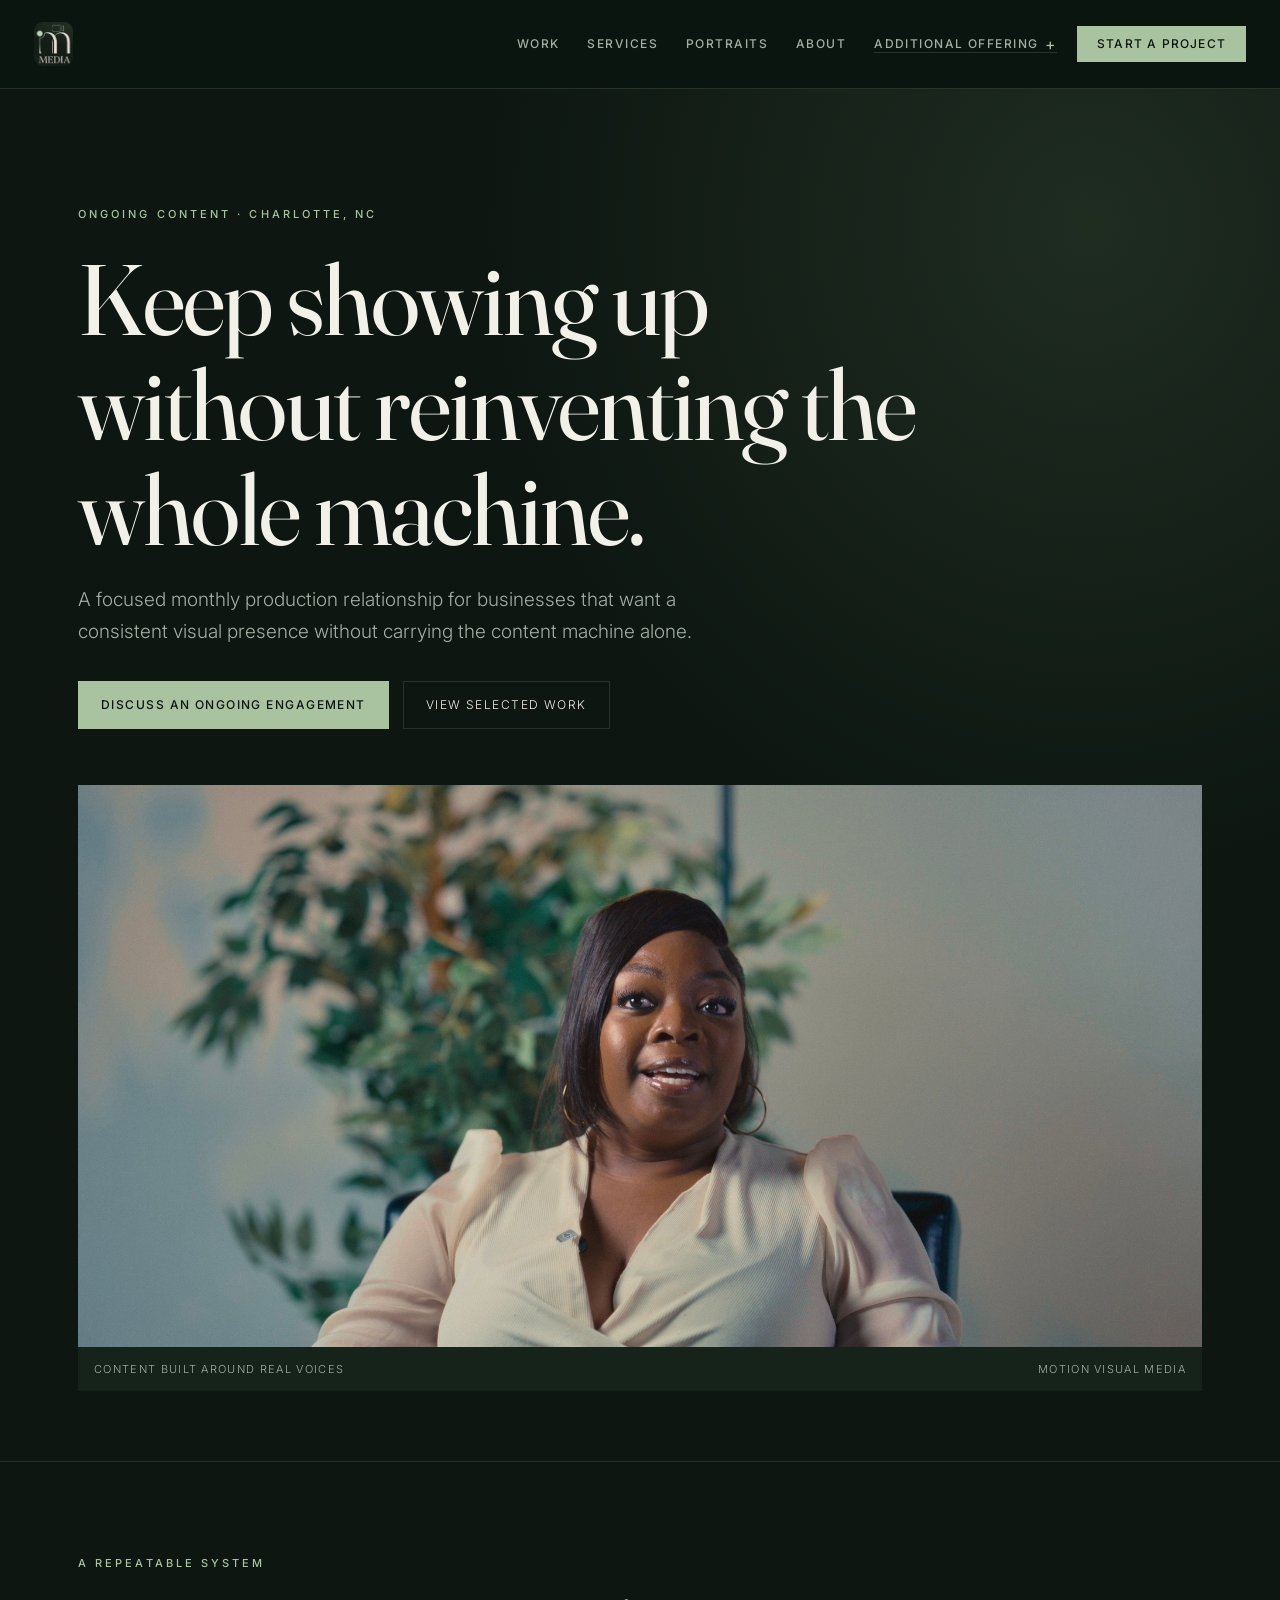
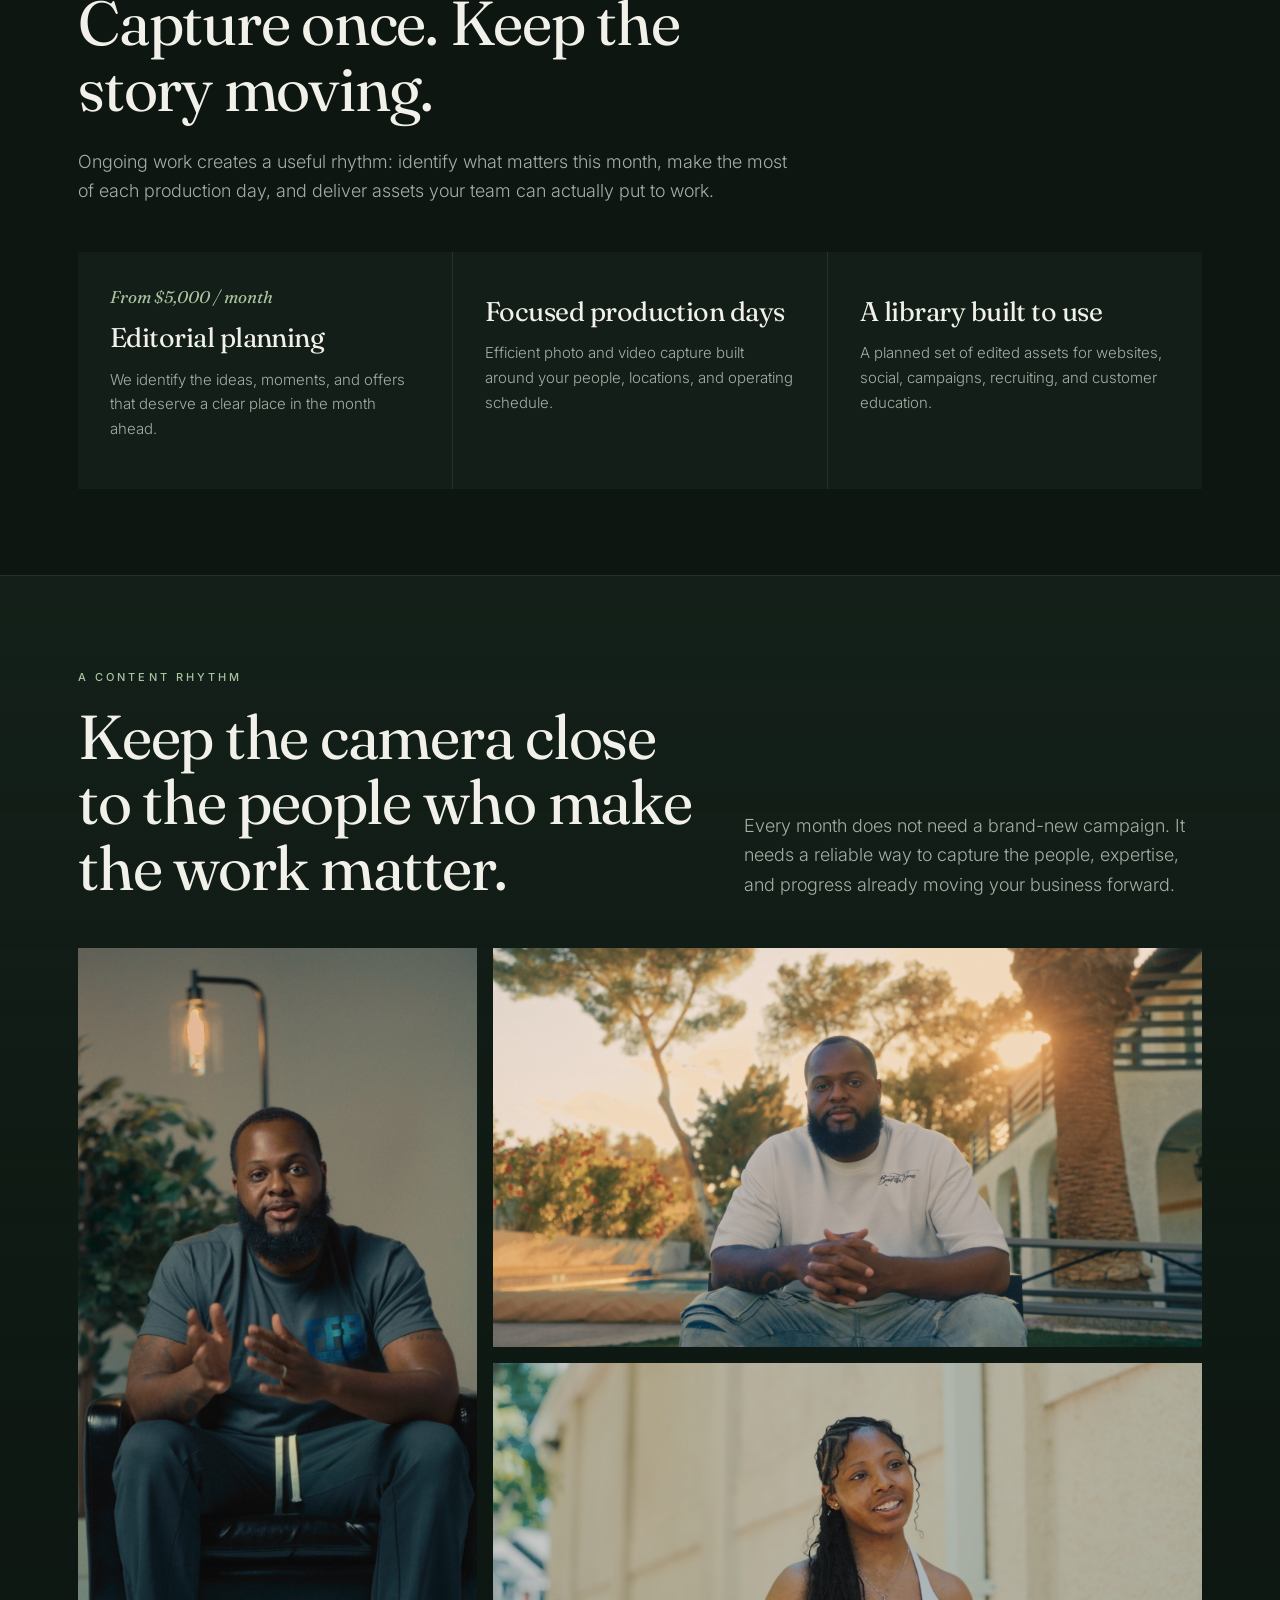
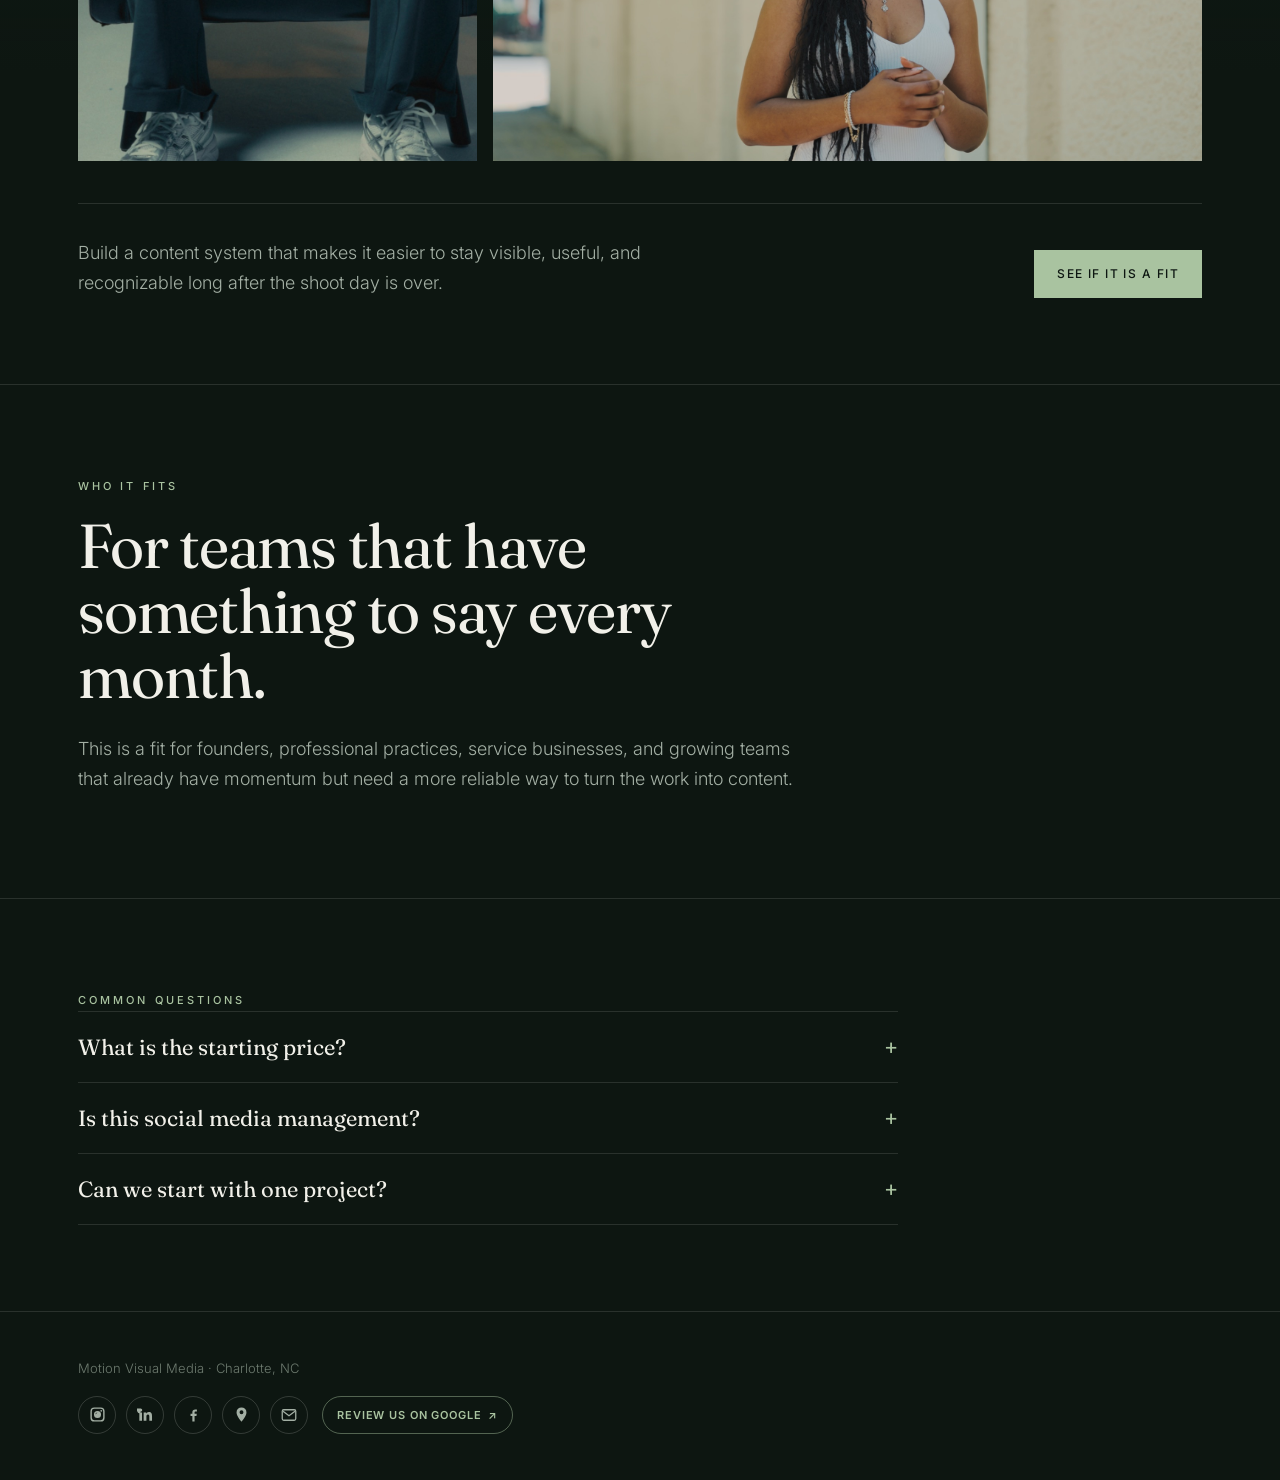
<file: ongoing-content-charlotte.html>
<!doctype html>
<html lang="en">
<head>
<meta charset="utf-8">
<meta name="viewport" content="width=device-width,initial-scale=1">
<title>Ongoing Content Production in Charlotte | Motion Visual Media</title>
<meta name="description" content="Ongoing photo and video content production in Charlotte for founders and growing businesses that need a consistent visual system.">
<link rel="canonical" href="https://motionvisualmedia.com/ongoing-content-charlotte">
<meta property="og:title" content="Ongoing Content Production in Charlotte | Motion Visual Media">
<meta property="og:description" content="Ongoing photo and video content production in Charlotte for founders and growing businesses that need a consistent visual system.">
<meta property="og:type" content="website">
<meta property="og:url" content="https://motionvisualmedia.com/ongoing-content-charlotte">
<meta property="og:site_name" content="Motion Visual Media">
<meta property="og:locale" content="en_US">
<meta property="og:image" content="https://motionvisualmedia.com/assets/ongoing-content-testimonial.jpg">
<meta property="og:image:width" content="1920">
<meta property="og:image:height" content="1080">
<meta property="og:image:alt" content="Client sharing a testimonial during an ongoing content production">
<meta name="twitter:card" content="summary_large_image">
<meta name="twitter:title" content="Ongoing Content Production in Charlotte | Motion Visual Media">
<meta name="twitter:description" content="Ongoing photo and video content production in Charlotte for founders and growing businesses that need a consistent visual system.">
<meta name="twitter:image" content="https://motionvisualmedia.com/assets/ongoing-content-testimonial.jpg">
<meta name="twitter:image:alt" content="Client sharing a testimonial during an ongoing content production">
<link rel="icon" href="favicon.ico" sizes="any">
<link rel="icon" type="image/png" sizes="32x32" href="favicon-32x32.png">
<link rel="icon" type="image/png" sizes="16x16" href="favicon-16x16.png">
<link rel="apple-touch-icon" sizes="180x180" href="apple-touch-icon.png">
<link rel="manifest" href="site.webmanifest">
<link rel="stylesheet" href="service-pages.css">
<link rel="stylesheet" href="site-navigation.css">
<link rel="stylesheet" href="footer-social.css">
<link rel="preconnect" href="https://fonts.googleapis.com">
<link rel="preconnect" href="https://fonts.gstatic.com" crossorigin>
<link href="https://fonts.googleapis.com/css2?family=Fraunces:opsz,wght@9..144,400;9..144,500&family=Inter:wght@300;400;500;600&display=swap" rel="stylesheet">
<script type="application/ld+json">{"@context":"https://schema.org","@type":"Service","name":"Ongoing Content Production in Charlotte","provider":{"@type":"Organization","name":"Motion Visual Media","url":"https://motionvisualmedia.com/"},"areaServed":"Charlotte, NC","offers":{"@type":"Offer","price":"5000","priceCurrency":"USD","description":"Starting monthly engagement"}}</script>
<style>
  .ongoing-content-page .hero{padding-bottom:70px}
  .ongoing-content-page .content-hero{margin:56px 0 0;overflow:hidden;background:var(--panel)}
  .ongoing-content-page .content-hero img{display:block;width:100%;aspect-ratio:16/8;object-fit:cover;object-position:54% center}
  .ongoing-content-page .content-caption{display:flex;justify-content:space-between;gap:20px;padding:13px 16px;color:var(--muted);font-size:11px;letter-spacing:.12em;text-transform:uppercase}
  .ongoing-content-page .rhythm-section{background:linear-gradient(180deg,rgba(21,35,27,.72),transparent 78%)}
  .ongoing-content-page .rhythm-heading{display:grid;grid-template-columns:minmax(0,1fr) minmax(270px,.74fr);gap:48px;align-items:end}
  .ongoing-content-page .rhythm-heading h2{margin-bottom:0}
  .ongoing-content-page .rhythm-heading .intro{margin:0}
  .ongoing-content-page .content-gallery{display:grid;grid-template-columns:.72fr 1.28fr;grid-template-rows:1fr 1fr;gap:16px;margin-top:48px}
  .ongoing-content-page .content-frame{margin:0;overflow:hidden;background:var(--panel)}
  .ongoing-content-page .content-frame img{display:block;width:100%;height:100%;object-fit:cover}
  .ongoing-content-page .content-frame--portrait{grid-row:span 2;min-height:630px}
  .ongoing-content-page .content-frame--portrait img{object-position:center 30%}
  .ongoing-content-page .content-frame--outdoor img{object-position:center center}
  .ongoing-content-page .content-frame--client img{object-position:50% center}
  .ongoing-content-page .rhythm-cta{display:flex;justify-content:space-between;gap:34px;align-items:end;margin-top:42px;padding-top:34px;border-top:1px solid var(--line)}
  .ongoing-content-page .rhythm-cta p{max-width:600px;margin:0;color:var(--muted);font-size:18px}
  @media(max-width:720px){
    .ongoing-content-page .hero{padding-bottom:56px}
    .ongoing-content-page .content-hero{margin-top:40px}
    .ongoing-content-page .content-hero img{aspect-ratio:4/3;object-position:57% center}
    .ongoing-content-page .content-caption{padding:11px 12px;font-size:9px}
    .ongoing-content-page .rhythm-heading,.ongoing-content-page .rhythm-cta{grid-template-columns:1fr;display:grid;gap:24px;align-items:start}
    .ongoing-content-page .content-gallery{grid-template-columns:1fr;grid-template-rows:auto;gap:10px;margin-top:34px}
    .ongoing-content-page .content-frame--portrait{grid-row:auto;min-height:0;aspect-ratio:4/5}
    .ongoing-content-page .content-frame--outdoor,.ongoing-content-page .content-frame--client{aspect-ratio:4/3}
    .ongoing-content-page .content-frame--portrait img{object-position:center 22%}
    .ongoing-content-page .rhythm-cta{margin-top:32px;padding-top:28px}
    .ongoing-content-page .rhythm-cta .btn{width:100%;text-align:center}
  }
</style>
</head>
<body class="ongoing-content-page has-mvm-site-header">
<nav class="mvm-site-header" data-mvm-header data-mvm-menu="ongoingContentMenu"><a class="mvm-logo" href="/" aria-label="Motion Visual Media home"><img src="assets/mvm-logo-wordmark.png" alt="Motion Visual Media"></a><div class="mvm-navlinks"><a href="/#work">Work</a><a href="/#services">Services</a><a href="/portraits">Portraits</a><a href="/#about">About</a><details class="mvm-more"><summary>Additional Offering</summary><div class="mvm-dropdown"><a href="/proud-to-pay">Proud to Pay <span aria-hidden="true">🏁</span></a></div></details></div><div class="mvm-nav-right"><a class="mvm-nav-cta" href="/start-a-project?source=ongoing-content&amp;service=ongoing-content">Start a Project</a><button class="mvm-burger" type="button" data-mvm-burger aria-label="Open menu" aria-expanded="false"><span></span><span></span><span></span></button></div></nav>
<div class="mvm-mobile-menu" id="ongoingContentMenu"><div class="mvm-current-context"><span class="mvm-camera" aria-hidden="true">📷</span><span>Now viewing</span><strong>Ongoing Content</strong></div><a href="/#work">Work</a><div class="mvm-services"><div class="mvm-services-trigger"><a href="/#services">Services</a><button class="mvm-services-toggle" type="button" data-mvm-services-toggle aria-label="Show service pages" aria-expanded="false" aria-controls="ongoingContentServices">+</button></div><div class="mvm-service-links" id="ongoingContentServices"><div><a href="/brand-photography-charlotte">Brand Photography</a><a href="/brand-films-charlotte">Brand Films</a><a class="is-current" href="/ongoing-content-charlotte" aria-current="page">Ongoing Content</a></div></div></div><a href="/portraits">Portraits</a><a href="/#about">About</a><a href="/start-a-project?source=ongoing-content&amp;service=ongoing-content">Start a Project →</a><div class="mvm-mobile-extra"><span class="eyebrow">Additional Offering</span><a href="/proud-to-pay">Proud to Pay 🏁</a></div><div class="mvm-mobile-contact"><span class="eyebrow">Get in touch</span><a href="mailto:hello@motionvisualmedia.com">hello@motionvisualmedia.com</a></div></div>
<main>
  <header class="hero">
    <div class="wrap">
      <span class="eyebrow">Ongoing content · Charlotte, NC</span>
      <h1>Keep showing up without reinventing the whole machine.</h1>
      <p>A focused monthly production relationship for businesses that want a consistent visual presence without carrying the content machine alone.</p>
      <div class="actions"><a class="btn primary" href="/start-a-project?source=ongoing-content&amp;service=ongoing-content">Discuss an ongoing engagement</a><a class="btn" href="/#work">View selected work</a></div>
      <figure class="content-hero">
        <img src="assets/ongoing-content-testimonial.jpg" alt="Client sharing a testimonial during an ongoing content production" fetchpriority="high">
        <figcaption class="content-caption"><span>Content built around real voices</span><span>Motion Visual Media</span></figcaption>
      </figure>
    </div>
  </header>

  <section class="section">
    <div class="wrap">
      <span class="eyebrow">A repeatable system</span>
      <h2>Capture once. Keep the story moving.</h2>
      <p class="intro">Ongoing work creates a useful rhythm: identify what matters this month, make the most of each production day, and deliver assets your team can actually put to work.</p>
      <div class="cards">
        <article class="card"><span class="price">From $5,000 / month</span><h3>Editorial planning</h3><p>We identify the ideas, moments, and offers that deserve a clear place in the month ahead.</p></article>
        <article class="card"><h3>Focused production days</h3><p>Efficient photo and video capture built around your people, locations, and operating schedule.</p></article>
        <article class="card"><h3>A library built to use</h3><p>A planned set of edited assets for websites, social, campaigns, recruiting, and customer education.</p></article>
      </div>
    </div>
  </section>

  <section class="section rhythm-section">
    <div class="wrap">
      <div class="rhythm-heading">
        <div><span class="eyebrow">A content rhythm</span><h2>Keep the camera close to the people who make the work matter.</h2></div>
        <p class="intro">Every month does not need a brand-new campaign. It needs a reliable way to capture the people, expertise, and progress already moving your business forward.</p>
      </div>
      <div class="content-gallery" aria-label="Examples of people-focused ongoing content created by Motion Visual Media">
        <figure class="content-frame content-frame--portrait"><img src="assets/ongoing-content-portrait.jpg" alt="Business owner sharing his perspective during a filmed interview" loading="lazy"></figure>
        <figure class="content-frame content-frame--outdoor"><img src="assets/ongoing-content-outdoor-story.jpg" alt="Business owner seated outdoors during a filmed interview at sunset" loading="lazy"></figure>
        <figure class="content-frame content-frame--client"><img src="assets/ongoing-content-client-story.jpg" alt="Client sharing her story during an outdoor interview" loading="lazy"></figure>
      </div>
      <div class="rhythm-cta"><p>Build a content system that makes it easier to stay visible, useful, and recognizable long after the shoot day is over.</p><a class="btn primary" href="/start-a-project?source=ongoing-content&amp;service=ongoing-content">See if it is a fit</a></div>
    </div>
  </section>

  <section class="section">
    <div class="wrap"><span class="eyebrow">Who it fits</span><h2>For teams that have something to say every month.</h2><p class="intro">This is a fit for founders, professional practices, service businesses, and growing teams that already have momentum but need a more reliable way to turn the work into content.</p></div>
  </section>

  <section class="section">
    <div class="wrap"><span class="eyebrow">Common questions</span><div class="faq"><details><summary>What is the starting price?</summary><p>Ongoing content engagements start at $5,000 per month. Scope depends on production frequency, locations, deliverables, and the level of creative direction needed.</p></details><details><summary>Is this social media management?</summary><p>No. Motion Visual Media focuses on the strategy, production, and delivery of visual content. Publishing and channel management can be discussed separately when useful.</p></details><details><summary>Can we start with one project?</summary><p>Yes. A focused film or photography project can be the right first step before deciding whether an ongoing relationship makes sense.</p></details></div></div>
  </section>
</main>
<footer class="footer"><div class="wrap">Motion Visual Media · Charlotte, NC<div class="mvm-footer-socials" aria-label="Motion Visual Media social links"><a class="mvm-footer-social" href="https://www.instagram.com/motionvisualmedia/" target="_blank" rel="noopener" aria-label="Motion Visual Media on Instagram" title="Instagram"><svg viewBox="0 0 24 24" aria-hidden="true"><path d="M7.5 2h9A5.5 5.5 0 0 1 22 7.5v9a5.5 5.5 0 0 1-5.5 5.5h-9A5.5 5.5 0 0 1 2 16.5v-9A5.5 5.5 0 0 1 7.5 2Zm0 2A3.5 3.5 0 0 0 4 7.5v9A3.5 3.5 0 0 0 7.5 20h9a3.5 3.5 0 0 0 3.5-3.5v-9A3.5 3.5 0 0 0 16.5 4h-9Zm9.75 1.5a1.25 1.25 0 1 1 0 2.5 1.25 1.25 0 0 1-1.25-1.25A1.25 1.25 0 0 1 17.25 5.5ZM12 7a5 5 0 1 1 0 10 5 5 0 0 1 0-10Zm0 2a3 3 0 1 0 0 6 3 3 0 0 1-3-3Z"/></svg></a><a class="mvm-footer-social" href="https://www.linkedin.com/company/motion-visual-media/" target="_blank" rel="noopener" aria-label="Motion Visual Media on LinkedIn" title="LinkedIn"><svg viewBox="0 0 24 24" aria-hidden="true"><path d="M5.2 3.5a2.2 2.2 0 1 1 0 4.4 2.2 2.2 0 0 1-4.4 0 2.2 2.2 0 0 1 0-4.4ZM3.3 9h3.8v11.7H3.3V9Zm6.1 0h3.6v1.6h.1c.5-.9 1.7-2 3.6-2 3.8 0 4.5 2.5 4.5 5.8v6.3h-3.8v-5.6c0-1.3 0-3-1.9-3s-2.2 1.4-2.2 2.9v5.7H9.4V9Z"/></svg></a><a class="mvm-footer-social" href="https://www.facebook.com/MotionVisualMedia/" target="_blank" rel="noopener" aria-label="Motion Visual Media on Facebook" title="Facebook"><svg viewBox="0 0 24 24" aria-hidden="true"><path d="M13.5 22v-8h2.7l.4-3h-3.1V9.1c0-.9.3-1.5 1.6-1.5h1.7V5c-.3 0-1.3-.1-2.4-.1-2.4 0-4 1.4-4 4V11H7.8v3h2.6v8h3.1Z"/></svg></a><a class="mvm-footer-social" href="https://share.google/OE66E5vl8DPdtf6TE" target="_blank" rel="noopener" aria-label="Motion Visual Media on Google Business" title="Google Business"><svg viewBox="0 0 24 24" aria-hidden="true"><path d="M12 2a7 7 0 0 0-7 7c0 5.25 7 13 7 13s7-7.75 7-13a7 7 0 0 0-7-7Zm0 9.5A2.5 2.5 0 1 1 12 6a2.5 2.5 0 0 1 0 5.5Z"/></svg></a><a class="mvm-footer-social email" href="mailto:hello@motionvisualmedia.com" aria-label="Email Motion Visual Media" title="Email"><svg viewBox="0 0 24 24" aria-hidden="true"><rect x="3" y="5" width="18" height="14" rx="2"/><path d="m4 7 8 6 8-6"/></svg></a><a class="mvm-google-review" href="https://g.page/r/CXLVPsQyF-KzEBM/review" target="_blank" rel="noopener" aria-label="Review Motion Visual Media on Google">Review us on Google <span aria-hidden="true">↗</span></a></div></div></footer>
<script src="site-navigation.js" defer></script>
</body>
</html>
</file>
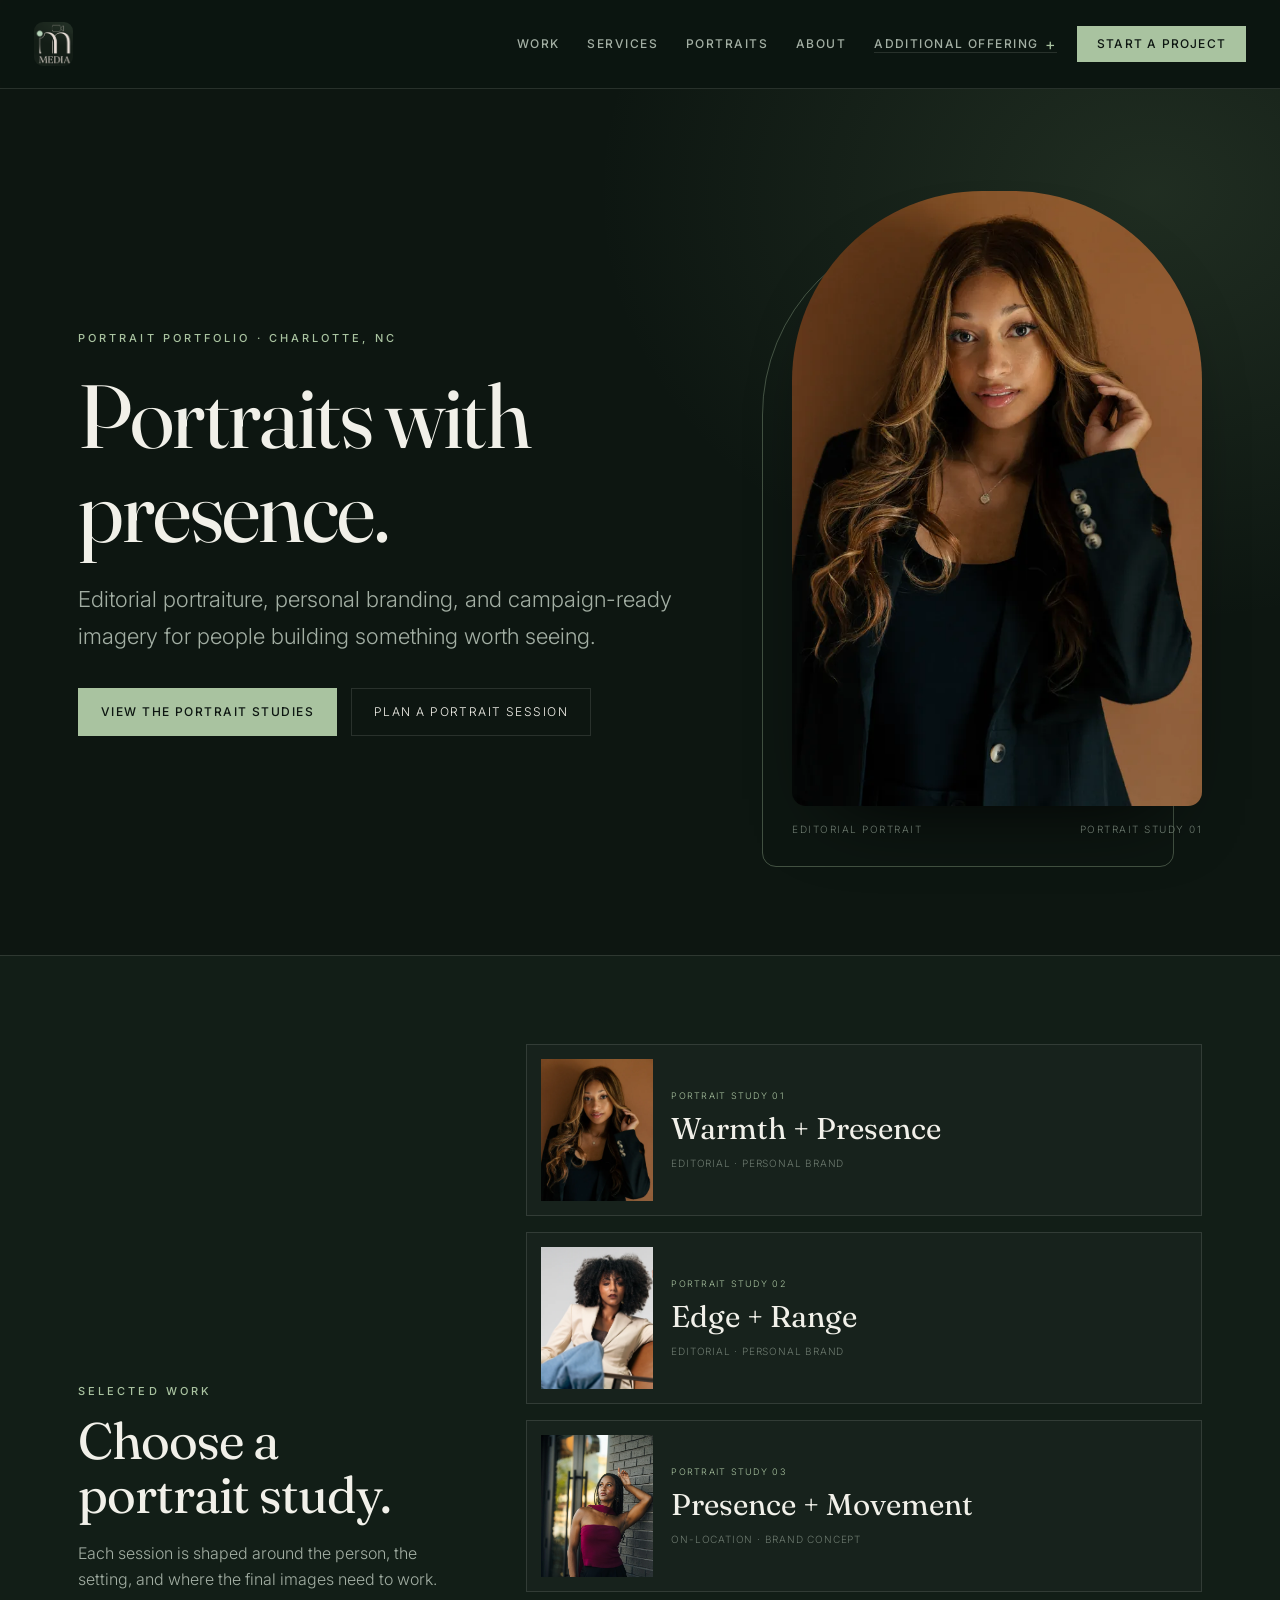
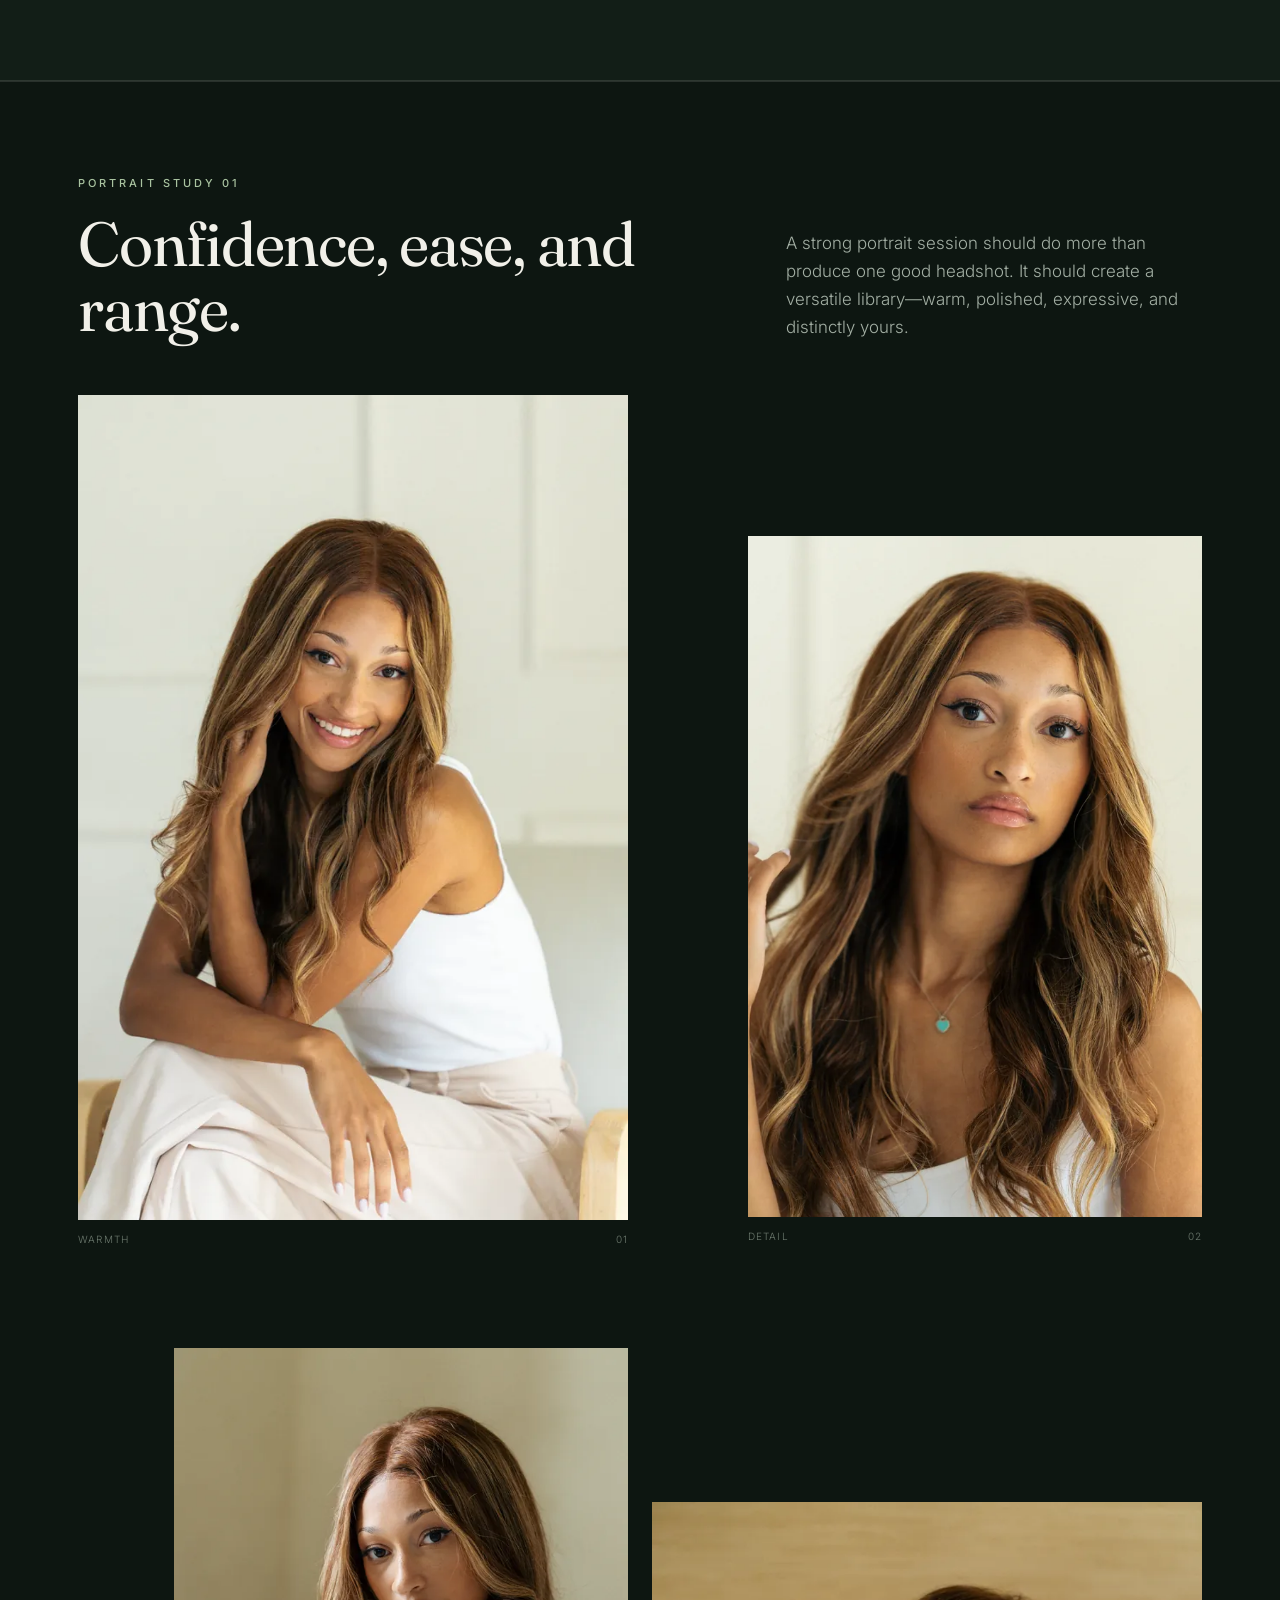
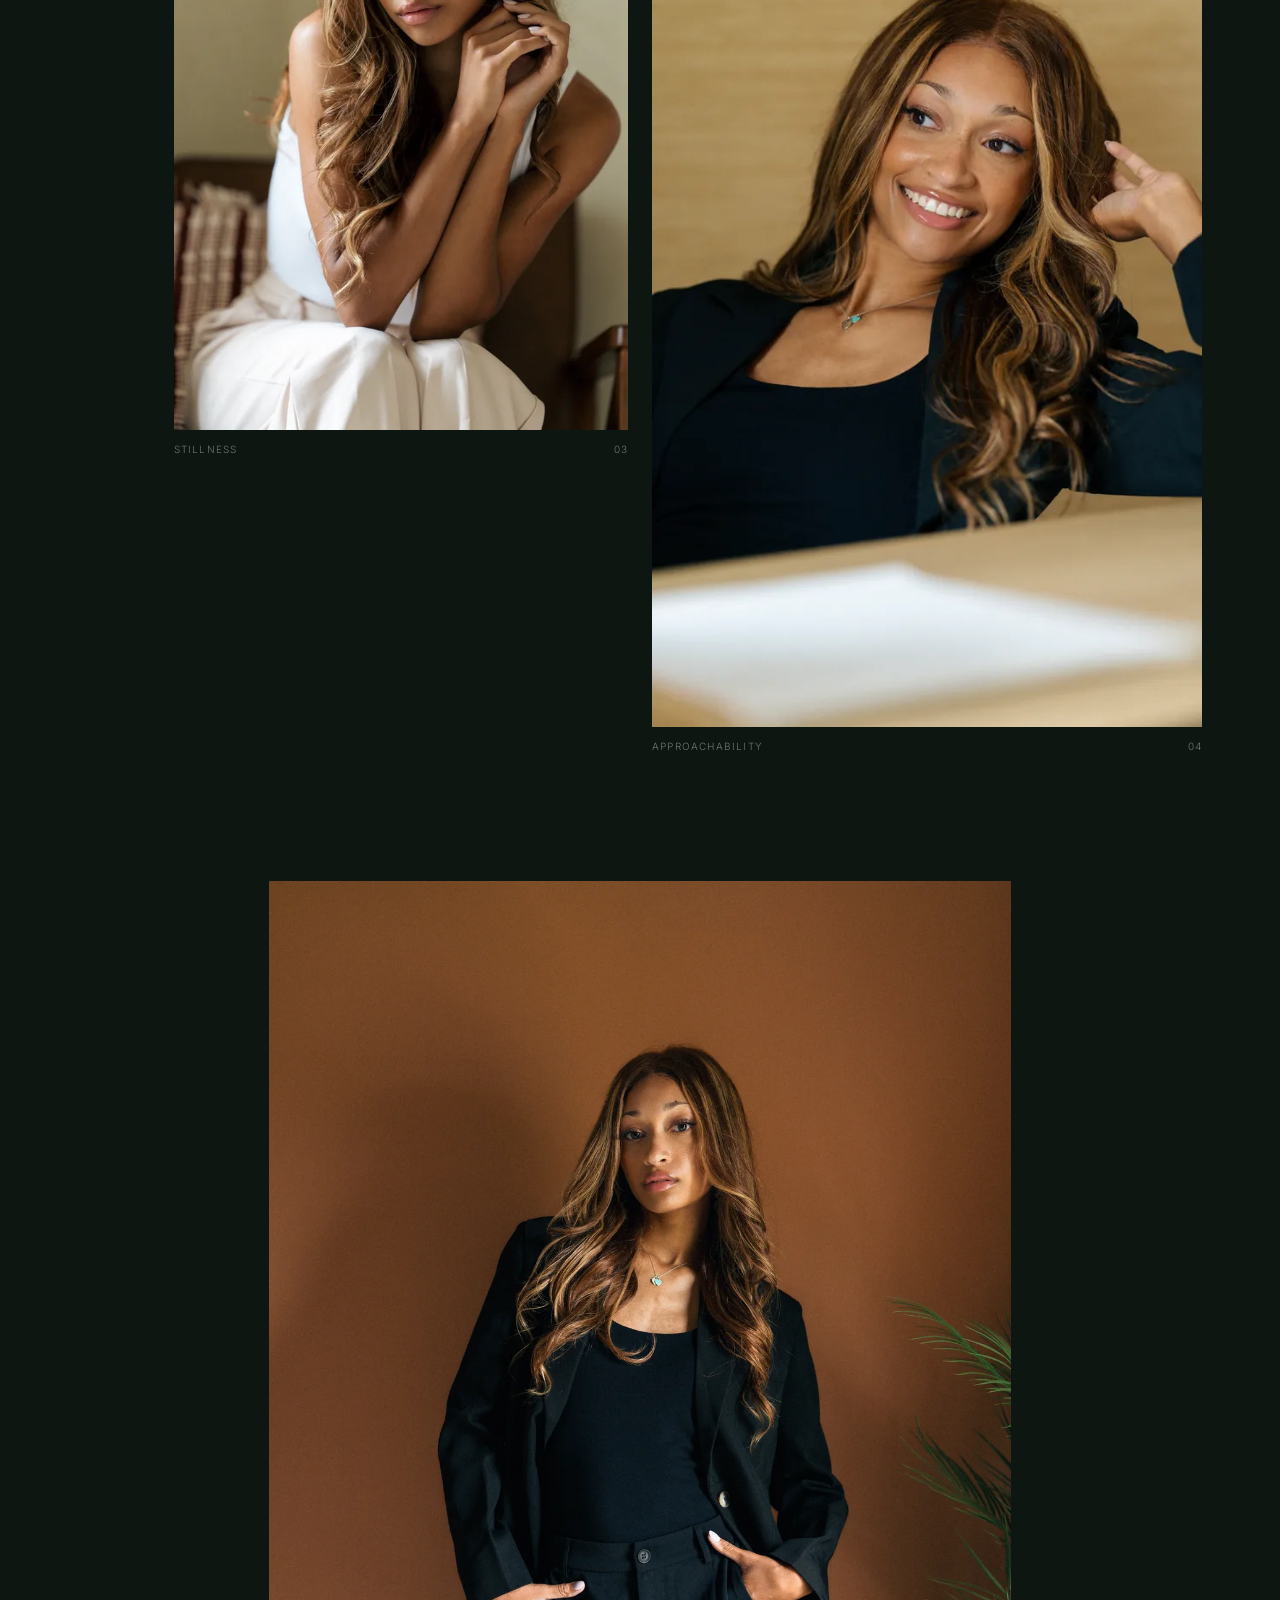
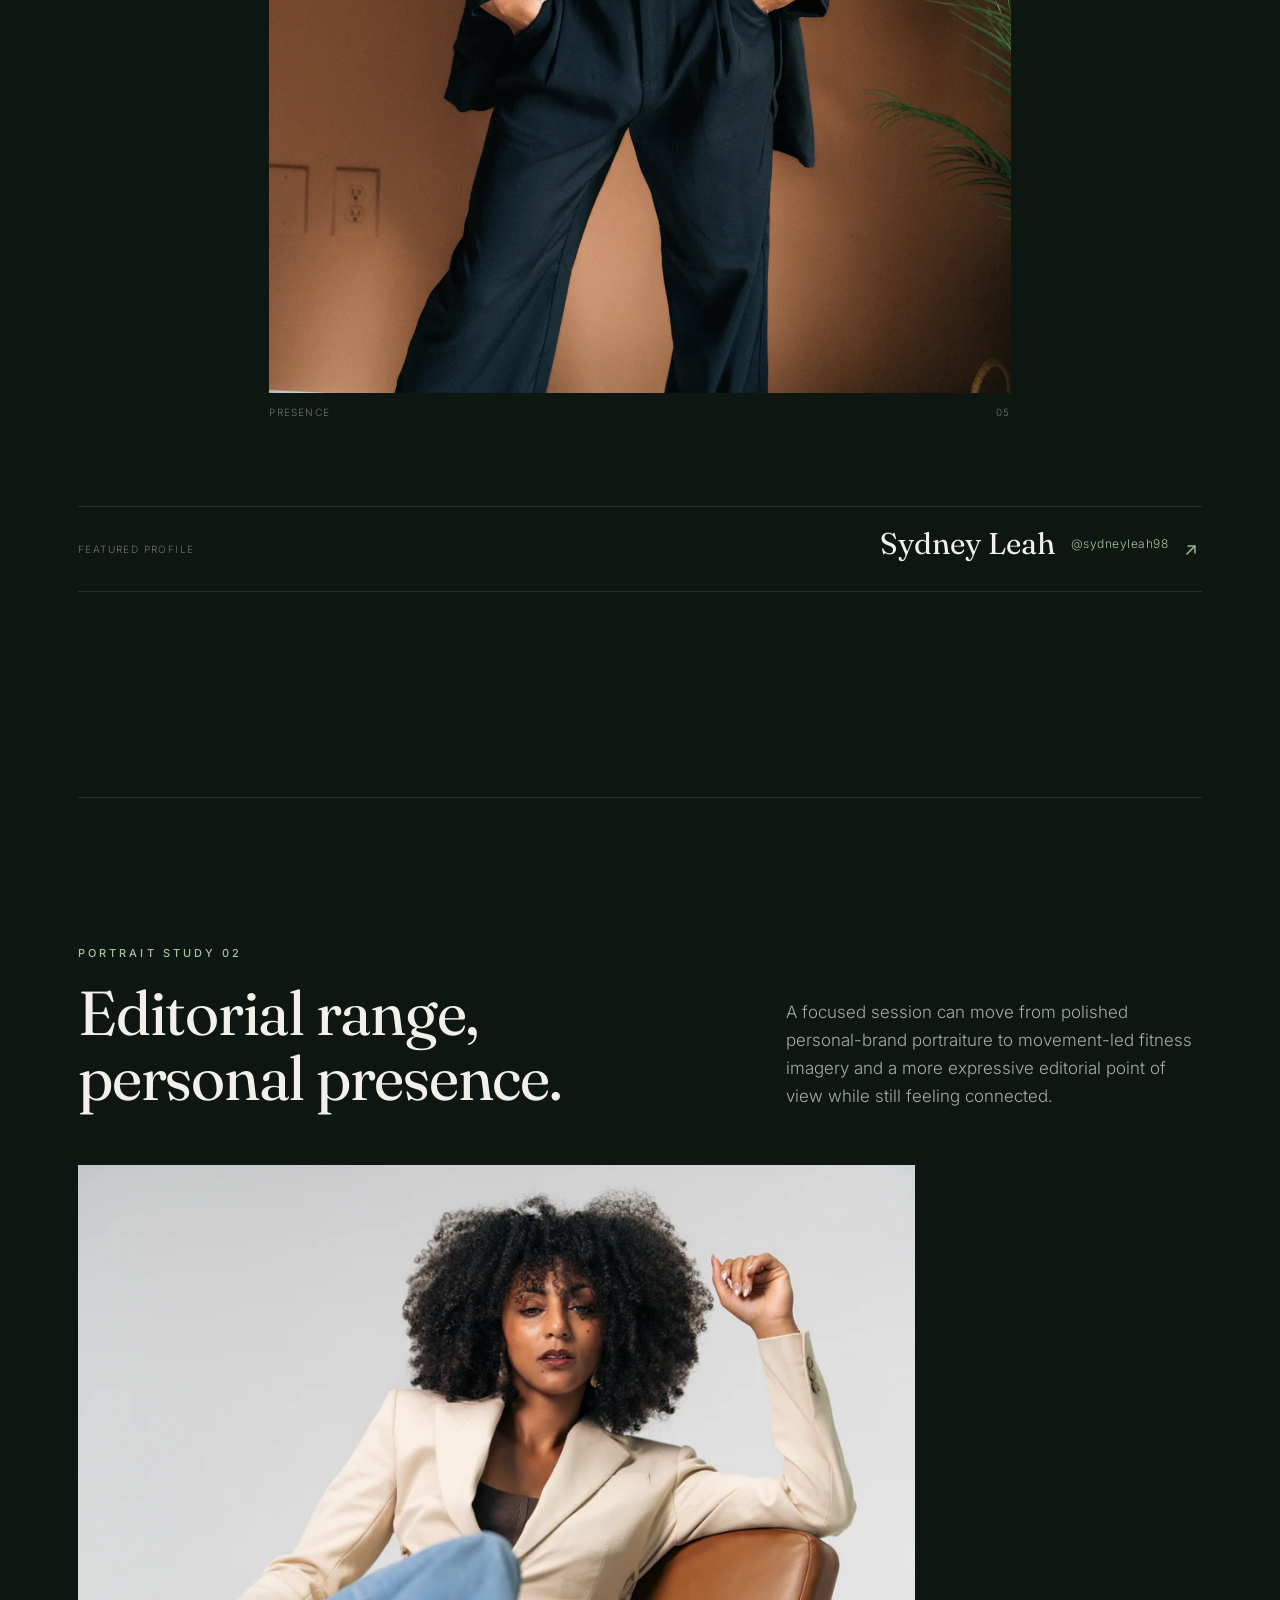
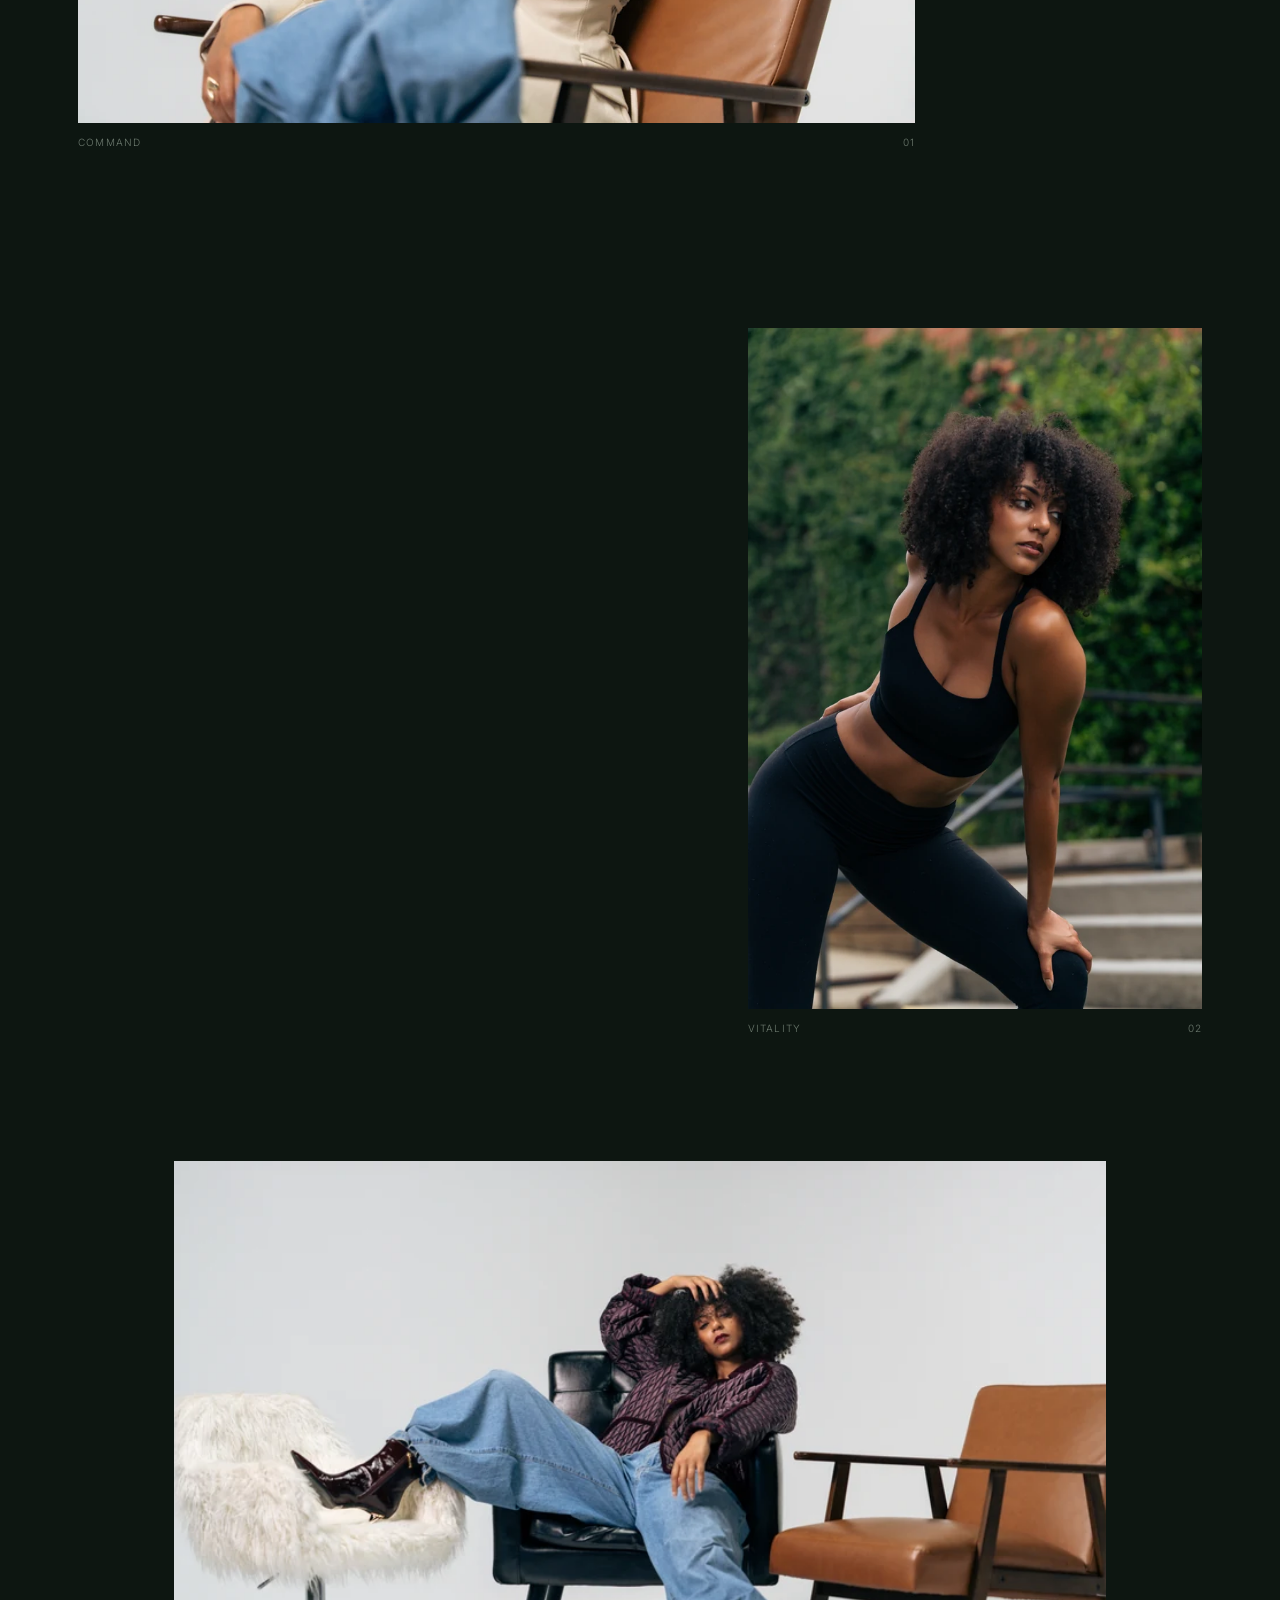
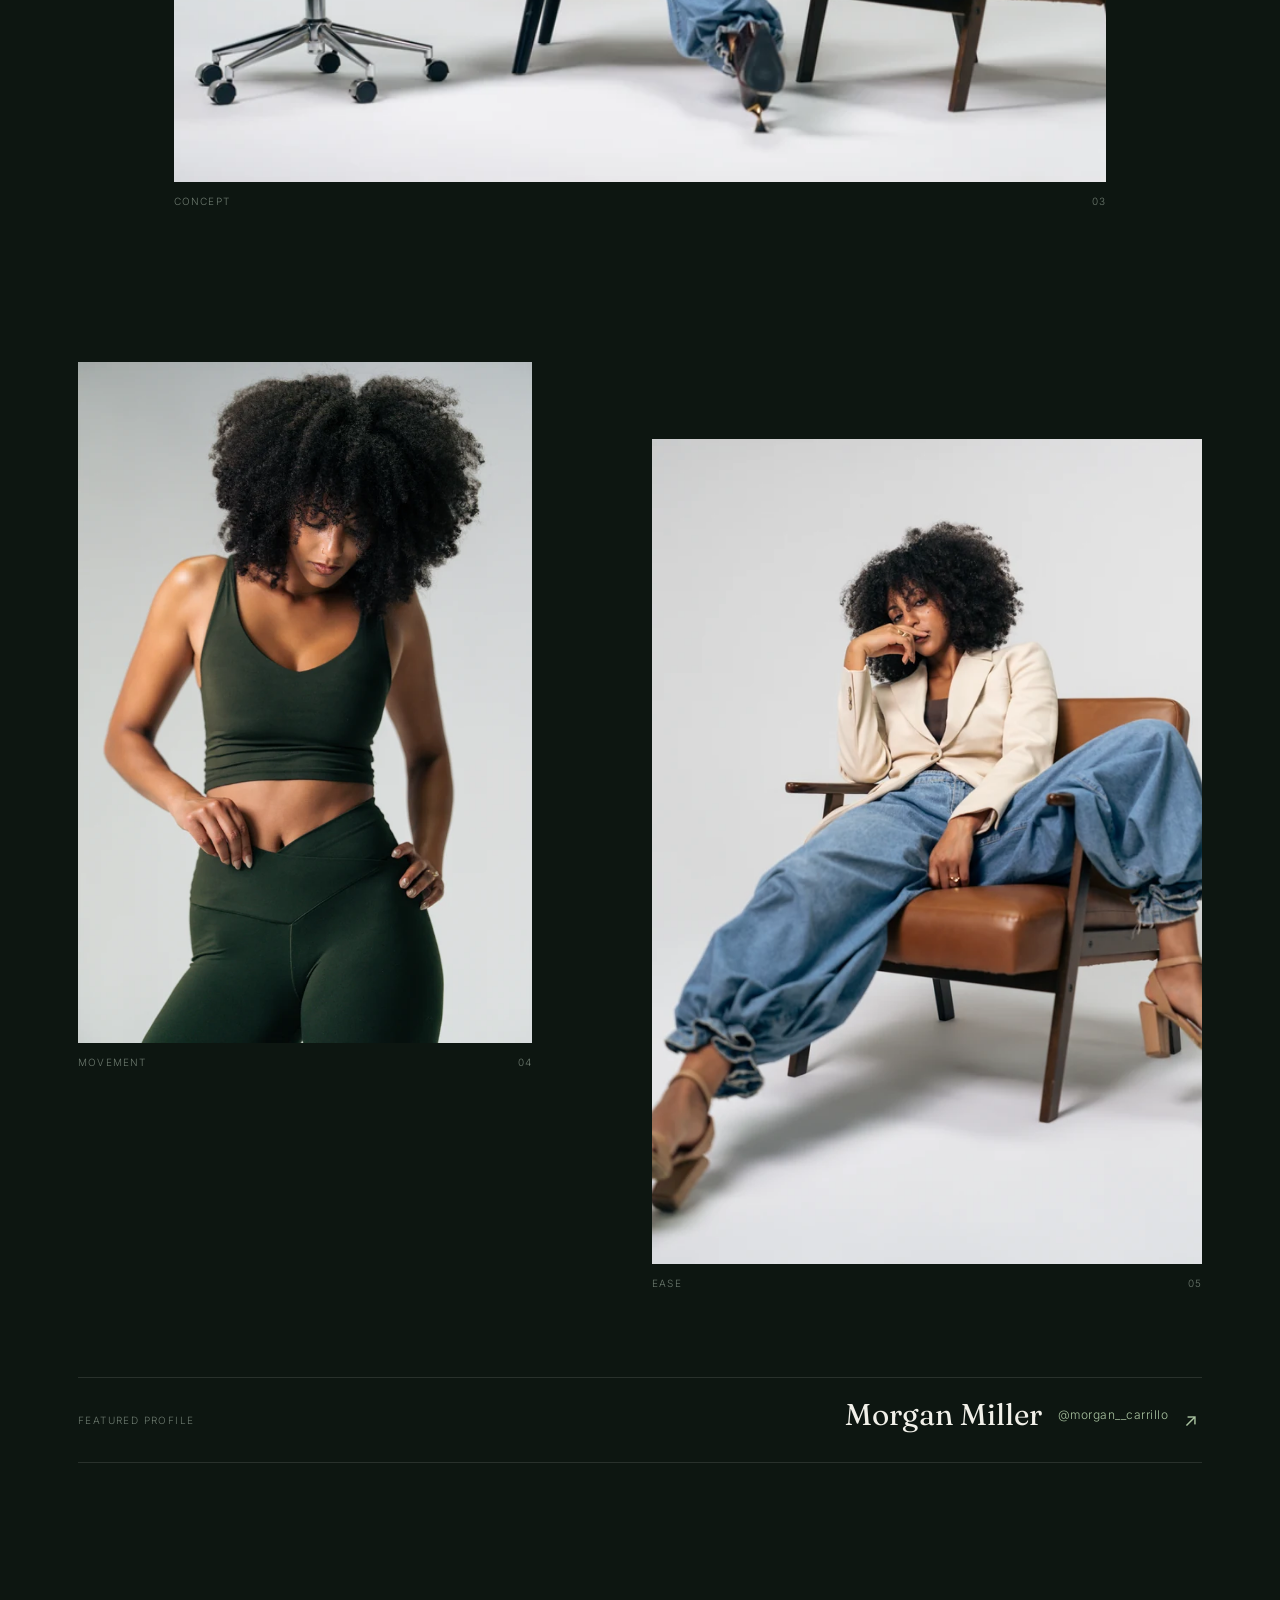
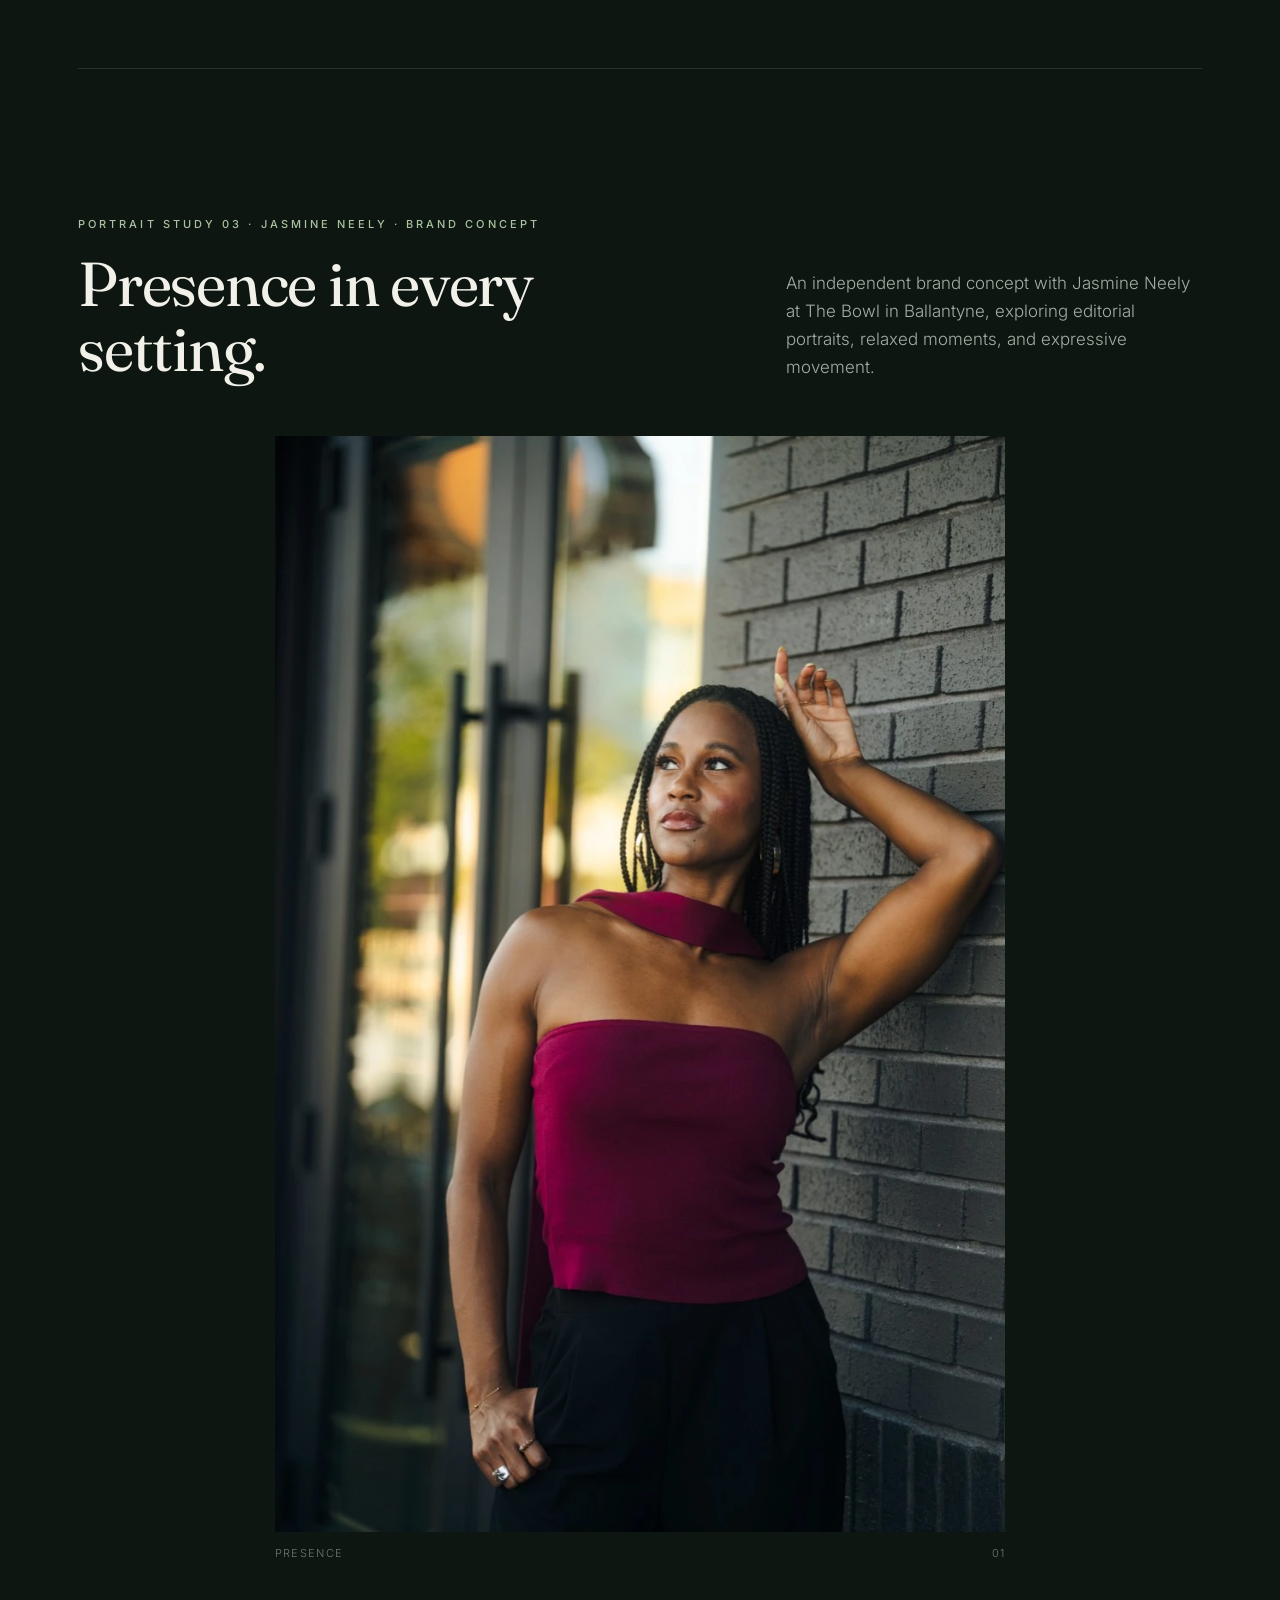
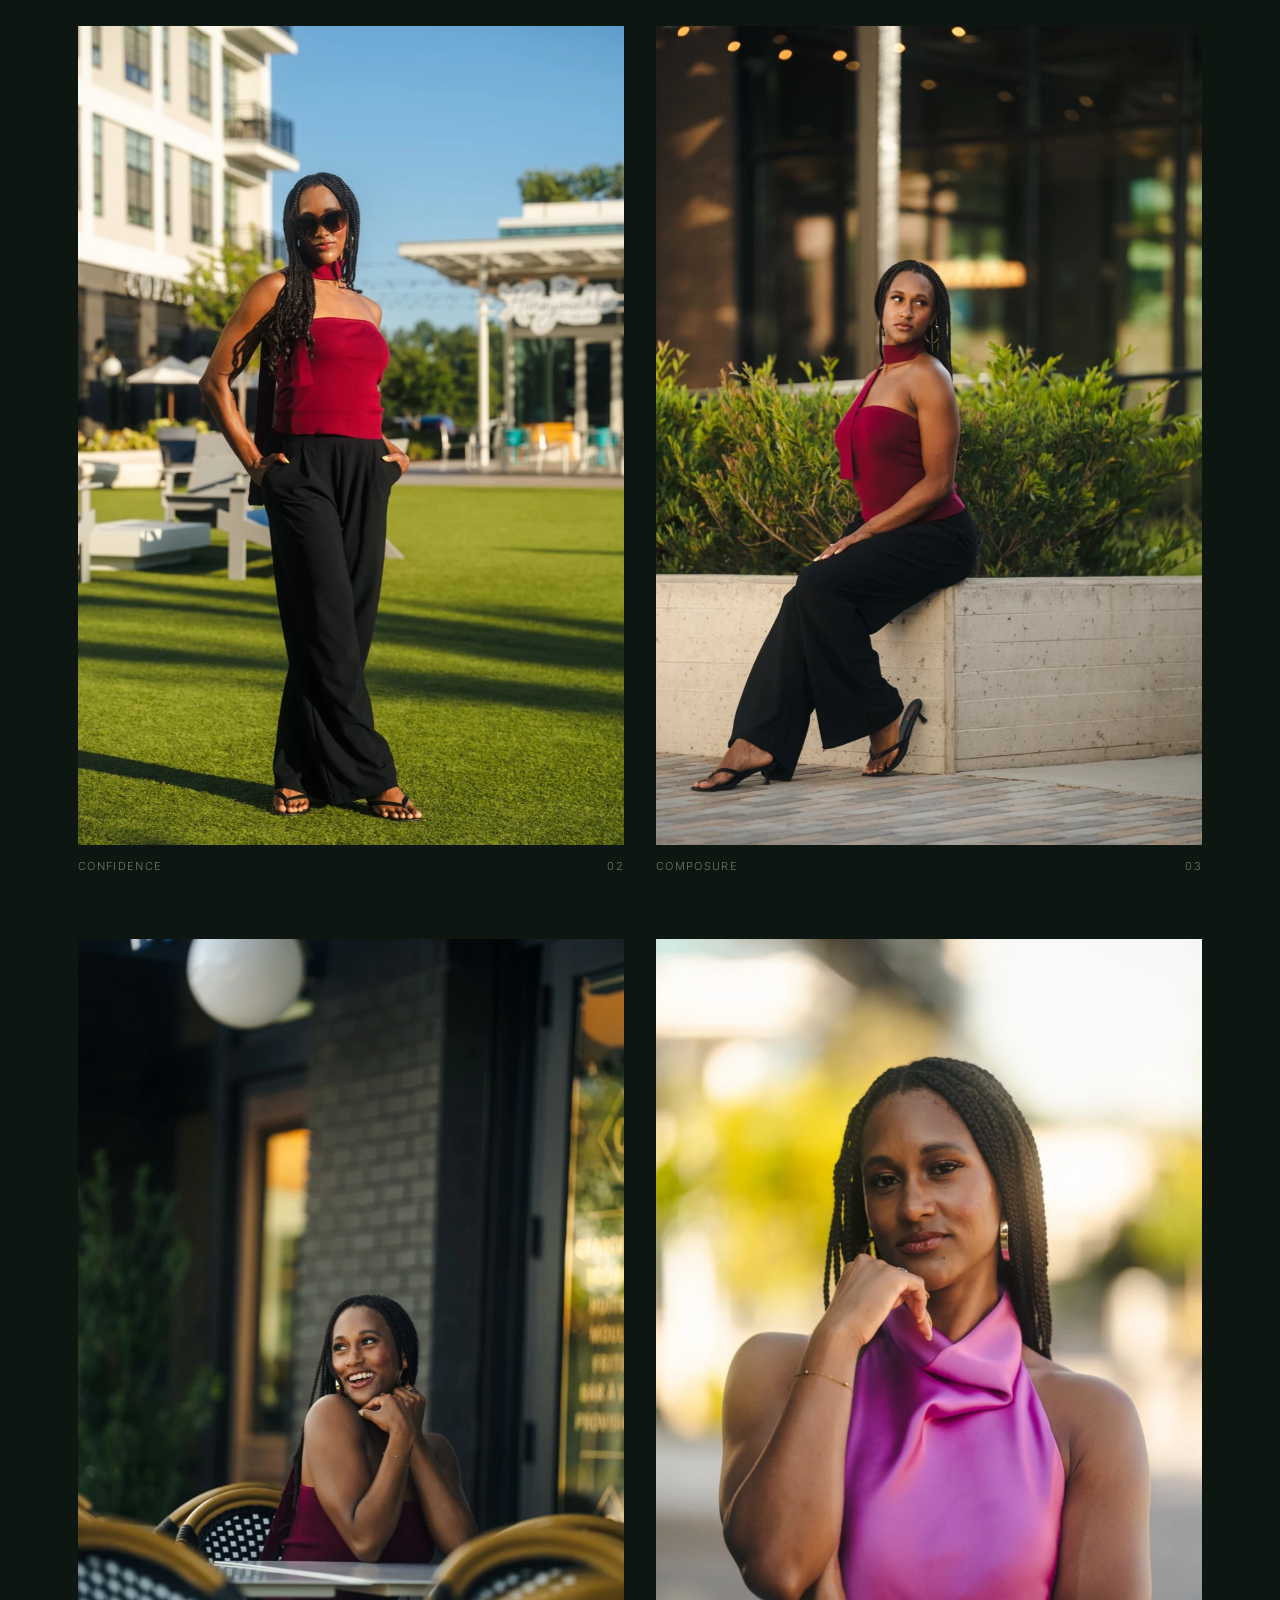
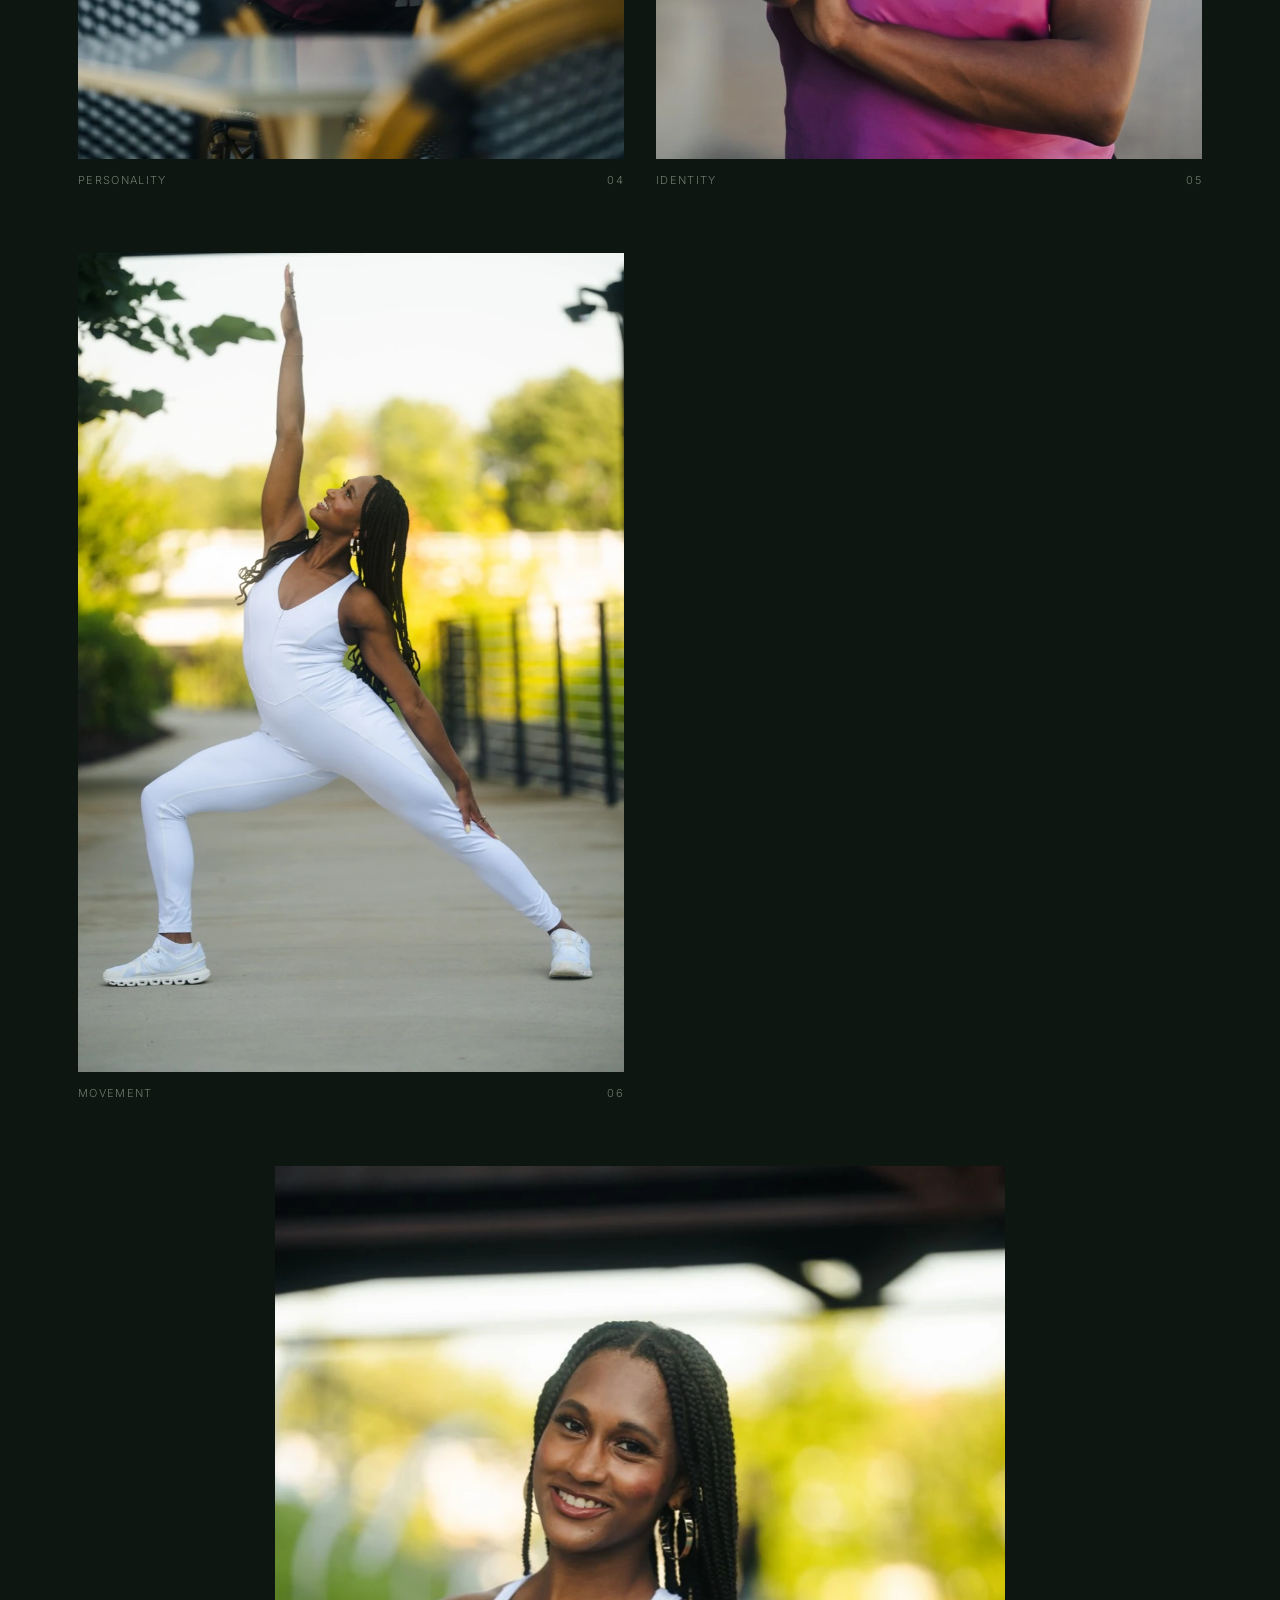
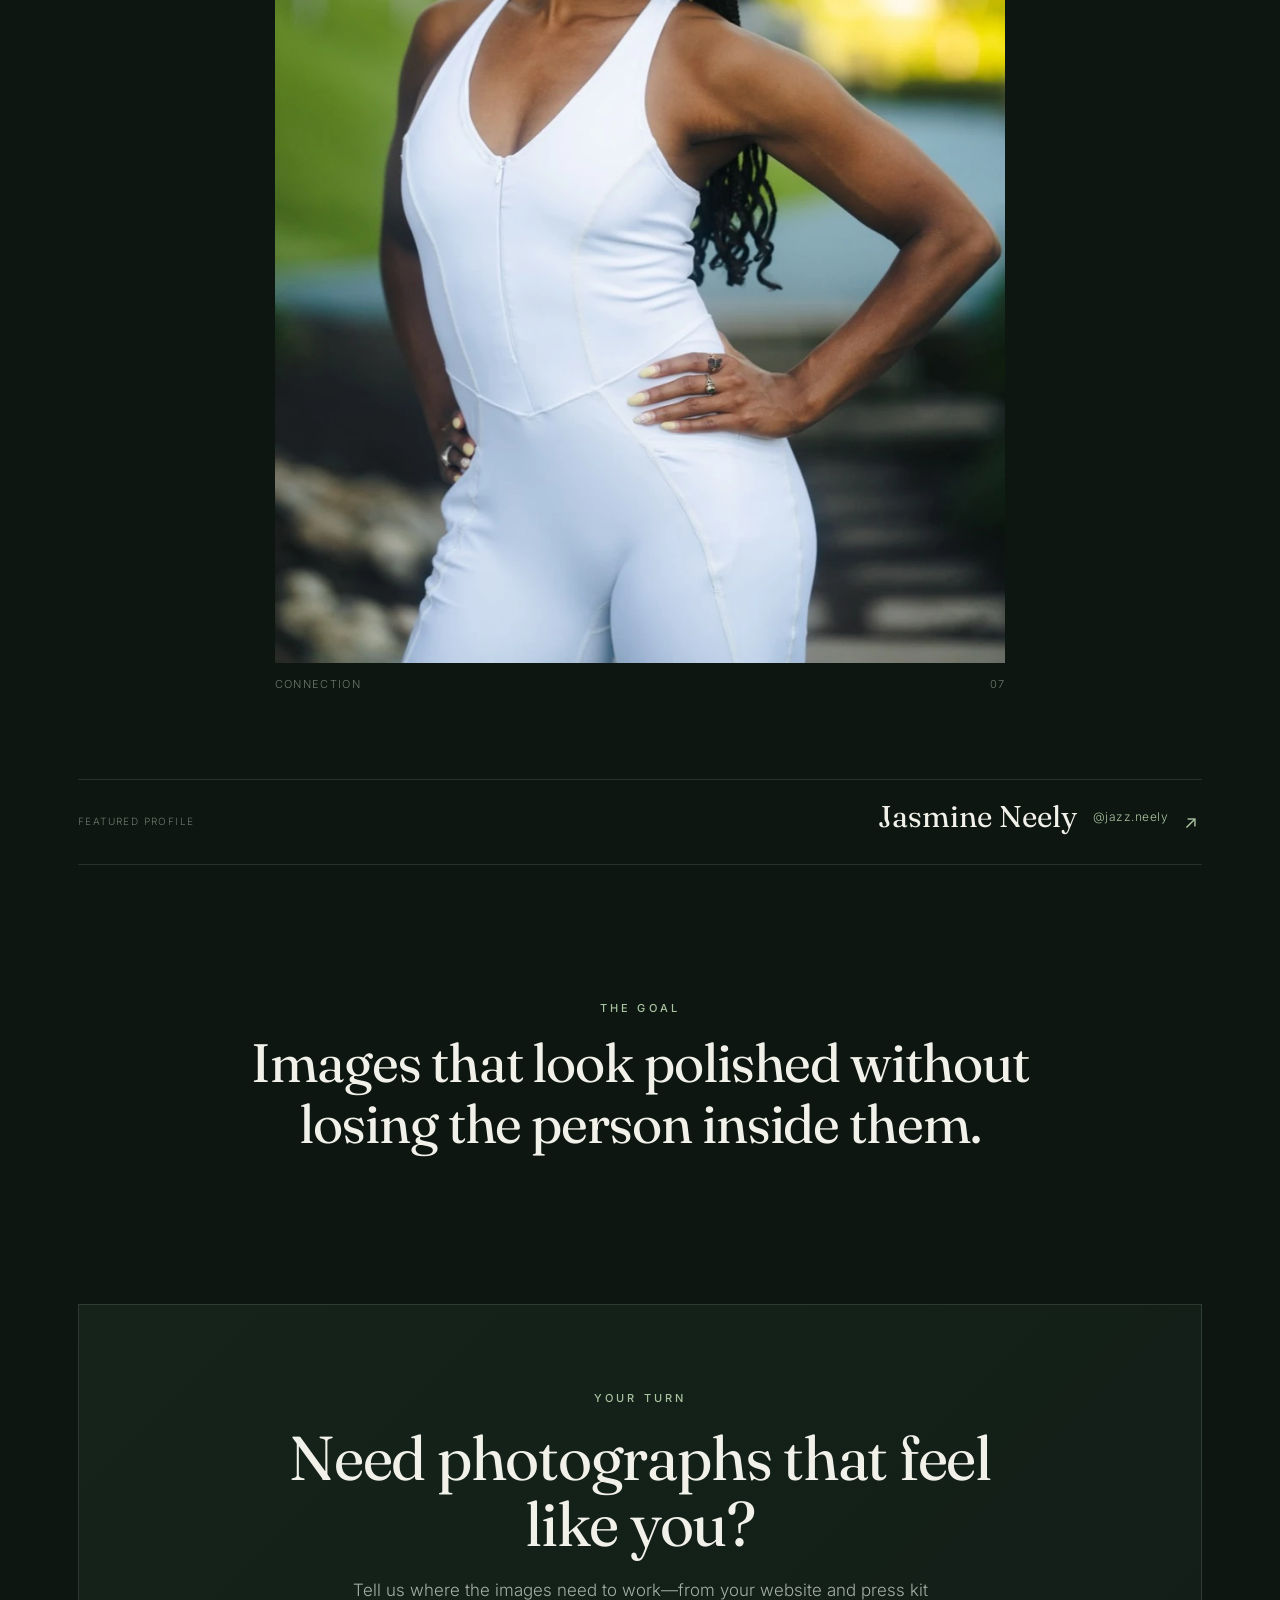
<file: portraits.html>
<!doctype html>
<html lang="en">
<head>
  <meta charset="utf-8">
  <meta name="viewport" content="width=device-width,initial-scale=1">
  <title>Portrait Portfolio in Charlotte | Motion Visual Media</title>
  <meta name="description" content="Editorial portraits, personal branding, and campaign-ready photography by Motion Visual Media in Charlotte, North Carolina.">
  <link rel="canonical" href="https://motionvisualmedia.com/portraits">
  <meta property="og:type" content="website">
  <meta property="og:title" content="Portrait Portfolio | Motion Visual Media">
  <meta property="og:description" content="Portraits with presence—editorial, personal brand, and campaign-ready photography from Charlotte.">
  <meta property="og:url" content="https://motionvisualmedia.com/portraits">
  <meta property="og:image" content="https://motionvisualmedia.com/assets/portraits/sydney-leah/sydney-black-suit-editorial-1800.webp">
  <meta name="twitter:card" content="summary_large_image">
  <meta name="twitter:title" content="Portrait Portfolio | Motion Visual Media">
  <meta name="twitter:description" content="Portraits with presence—editorial, personal brand, and campaign-ready photography from Charlotte.">
  <meta name="twitter:image" content="https://motionvisualmedia.com/assets/portraits/sydney-leah/sydney-black-suit-editorial-1800.webp">
  <link rel="preconnect" href="https://fonts.googleapis.com">
  <link rel="preconnect" href="https://fonts.gstatic.com" crossorigin>
  <link href="https://fonts.googleapis.com/css2?family=Fraunces:opsz,wght@9..144,300;9..144,400;9..144,500&amp;family=Inter:wght@300;400;500;600&amp;display=swap" rel="stylesheet">
  <link rel="stylesheet" href="service-pages.css">
  <link rel="stylesheet" href="site-navigation.css">
  <link rel="stylesheet" href="footer-social.css">
  <link rel="stylesheet" href="portraits.css">
  <script type="application/ld+json">{"@context":"https://schema.org","@type":"CollectionPage","name":"Portrait Portfolio","url":"https://motionvisualmedia.com/portraits","description":"Editorial portraits, personal branding, and campaign-ready photography in Charlotte, North Carolina.","provider":{"@type":"ProfessionalService","name":"Motion Visual Media","url":"https://motionvisualmedia.com"}}</script>
<link rel="stylesheet" href="jasmine-portraits.css">
</head>
<body class="portraits-page has-mvm-site-header">
  <nav class="mvm-site-header" data-mvm-header data-mvm-menu="portraitMenu">
    <a class="mvm-logo" href="/" aria-label="Motion Visual Media home"><img src="assets/mvm-logo-wordmark.png" alt="Motion Visual Media"></a>
    <div class="mvm-navlinks"><a href="/#work">Work</a><a href="/#services">Services</a><a href="/portraits" aria-current="page">Portraits</a><a href="/#about">About</a><details class="mvm-more"><summary>Additional Offering</summary><div class="mvm-dropdown"><a href="/proud-to-pay">Proud to Pay <span aria-hidden="true">🏁</span></a></div></details></div>
    <div class="mvm-nav-right"><a class="mvm-nav-cta" href="/start-a-project?source=portraits&amp;service=brand-photography">Start a Project</a><button class="mvm-burger" type="button" data-mvm-burger aria-label="Open menu" aria-expanded="false"><span></span><span></span><span></span></button></div>
  </nav>
  <div class="mvm-mobile-menu" id="portraitMenu">
    <div class="mvm-current-context"><span class="mvm-camera" aria-hidden="true">📷</span><span>Now viewing</span><strong>Portrait Portfolio</strong></div>
    <a href="/#work">Work</a>
    <div class="mvm-services"><div class="mvm-services-trigger"><a href="/#services">Services</a><button class="mvm-services-toggle" type="button" data-mvm-services-toggle aria-label="Show service pages" aria-expanded="false" aria-controls="portraitServices">+</button></div><div class="mvm-service-links" id="portraitServices"><div><a href="/brand-photography-charlotte">Brand Photography</a><a href="/brand-films-charlotte">Brand Films</a><a href="/ongoing-content-charlotte">Ongoing Content</a></div></div></div>
    <a class="is-current" href="/portraits" aria-current="page">Portraits</a><a href="/#about">About</a><a href="/start-a-project?source=portraits&amp;service=brand-photography">Start a Project →</a>
    <div class="mvm-mobile-extra"><span class="eyebrow">Additional Offering</span><a href="/proud-to-pay">Proud to Pay 🏁</a></div>
    <div class="mvm-mobile-contact"><span class="eyebrow">Get in touch</span><a href="mailto:hello@motionvisualmedia.com">hello@motionvisualmedia.com</a></div>
  </div>

  <main>
    <section class="portrait-hero">
      <div class="wrap portrait-hero-grid">
        <div class="portrait-hero-copy">
          <span class="eyebrow">Portrait Portfolio · Charlotte, NC</span>
          <h1>Portraits with presence.</h1>
          <p class="lead">Editorial portraiture, personal branding, and campaign-ready imagery for people building something worth seeing.</p>
          <div class="actions"><a class="btn primary" href="#portrait-studies">View the portrait studies</a><a class="btn" href="/start-a-project?source=portraits&amp;service=brand-photography">Plan a portrait session</a></div>
        </div>
        <figure class="portrait-hero-figure">
          <img class="portrait-hero-image" src="assets/portraits/sydney-leah/sydney-black-suit-editorial-960.webp" srcset="assets/portraits/sydney-leah/sydney-black-suit-editorial-960.webp 640w, assets/portraits/sydney-leah/sydney-black-suit-editorial-1800.webp 1200w" sizes="(max-width:860px) 82vw, 40vw" width="1200" height="1800" alt="Sydney Leah seated in a black suit for an editorial portrait" decoding="async" fetchpriority="high">
          <figcaption class="portrait-hero-caption"><span>Editorial Portrait</span><span>Portrait Study 01</span></figcaption>
        </figure>
      </div>
    </section>

    <section class="portrait-study-index-section" id="portrait-studies" aria-labelledby="portrait-studies-title">
      <div class="wrap portrait-study-index-wrap">
        <div class="portrait-study-index-copy"><span class="eyebrow">Selected work</span><h2 id="portrait-studies-title">Choose a portrait study.</h2><p>Each session is shaped around the person, the setting, and where the final images need to work.</p></div>
        <nav class="portrait-study-index" aria-label="Portrait studies">
          <a class="portrait-study-card" href="#sydney-study"><img src="assets/portraits/sydney-leah/sydney-black-suit-editorial-960.webp" width="640" height="960" alt="Model in a black suit" loading="lazy" decoding="async"><span><small>Portrait Study 01</small><strong>Warmth + Presence</strong><em>Editorial · personal brand</em></span></a>
          <a class="portrait-study-card" href="#morgan-study"><img src="assets/portraits/morgan-miller/morgan-cream-blazer-seated-final-960.webp" width="960" height="640" alt="Model seated in a cream blazer" loading="lazy" decoding="async"><span><small>Portrait Study 02</small><strong>Edge + Range</strong><em>Editorial · personal brand</em></span></a>
<a class="portrait-study-card" href="#jasmine-study"><img src="assets/portraits/jasmine-neely/burgundy-editorial-853.webp" srcset="assets/portraits/jasmine-neely/burgundy-editorial-480.webp 480w, assets/portraits/jasmine-neely/burgundy-editorial-853.webp 853w" sizes="(max-width:620px) 90vw, 44vw" width="853" height="1280" alt="Jasmine Neely in a burgundy top beside a dark brick wall" loading="lazy" decoding="async"><span><small>Portrait Study 03</small><strong>Presence + Movement</strong><em>On-location · brand concept</em></span></a>
        </nav>
      </div>
    </section>

    <section class="section">
      <div class="wrap">
        <article class="portrait-study" id="sydney-study">
          <div class="portrait-intro">
          <div><span class="eyebrow">Portrait Study 01</span><h2>Confidence, ease, and range.</h2></div>
          <p>A strong portrait session should do more than produce one good headshot. It should create a versatile library—warm, polished, expressive, and distinctly yours.</p>
          </div>
          <div class="portrait-gallery">
          <figure class="portrait-photo"><img src="assets/portraits/sydney-leah/sydney-seated-smile-960.webp" srcset="assets/portraits/sydney-leah/sydney-seated-smile-960.webp 640w, assets/portraits/sydney-leah/sydney-seated-smile-1800.webp 1200w" sizes="(max-width:620px) 100vw, 50vw" width="1200" height="1800" alt="Sydney Leah smiling while seated for a relaxed studio portrait" loading="lazy" decoding="async"><figcaption><span>Warmth</span><span>01</span></figcaption></figure>
          <figure class="portrait-photo"><img src="assets/portraits/sydney-leah/sydney-beauty-portrait-960.webp" srcset="assets/portraits/sydney-leah/sydney-beauty-portrait-960.webp 640w, assets/portraits/sydney-leah/sydney-beauty-portrait-1800.webp 1200w" sizes="(max-width:620px) 87vw, 42vw" width="1200" height="1800" alt="Close beauty portrait of Sydney Leah in soft studio light" loading="lazy" decoding="async"><figcaption><span>Detail</span><span>02</span></figcaption></figure>
          <figure class="portrait-photo"><img src="assets/portraits/sydney-leah/sydney-window-portrait-960.webp" srcset="assets/portraits/sydney-leah/sydney-window-portrait-960.webp 640w, assets/portraits/sydney-leah/sydney-window-portrait-1800.webp 1200w" sizes="(max-width:620px) 100vw, 42vw" width="1200" height="1800" alt="Moody seated portrait of Sydney Leah beside a studio window" loading="lazy" decoding="async"><figcaption><span>Stillness</span><span>03</span></figcaption></figure>
          <figure class="portrait-photo"><img src="assets/portraits/sydney-leah/sydney-professional-smile-960.webp" srcset="assets/portraits/sydney-leah/sydney-professional-smile-960.webp 640w, assets/portraits/sydney-leah/sydney-professional-smile-1800.webp 1200w" sizes="(max-width:620px) 87vw, 50vw" width="1200" height="1800" alt="Relaxed professional portrait of Sydney Leah smiling" loading="lazy" decoding="async"><figcaption><span>Approachability</span><span>04</span></figcaption></figure>
          <figure class="portrait-photo"><img src="assets/portraits/sydney-leah/sydney-full-length-portrait-960.webp" srcset="assets/portraits/sydney-leah/sydney-full-length-portrait-960.webp 640w, assets/portraits/sydney-leah/sydney-full-length-portrait-1800.webp 1200w" sizes="(max-width:620px) 100vw, 66vw" width="1200" height="1800" alt="Full-length editorial portrait of Sydney Leah in a black suit" loading="lazy" decoding="async"><figcaption><span>Presence</span><span>05</span></figcaption></figure>
          </div>
          <div class="portrait-credit"><span>Featured profile</span><a href="https://www.instagram.com/sydneyleah98/" target="_blank" rel="noopener"><strong>Sydney Leah</strong><em>@sydneyleah98</em><b aria-hidden="true">↗</b></a></div>
        </article>

        <article class="portrait-study portrait-study--morgan" id="morgan-study">
          <div class="portrait-intro">
            <div><span class="eyebrow">Portrait Study 02</span><h2>Editorial range, personal presence.</h2></div>
            <p>A focused session can move from polished personal-brand portraiture to movement-led fitness imagery and a more expressive editorial point of view while still feeling connected.</p>
          </div>
          <div class="portrait-gallery morgan-gallery">
            <figure class="portrait-photo is-landscape"><img src="assets/portraits/morgan-miller/morgan-cream-blazer-seated-final-960.webp" srcset="assets/portraits/morgan-miller/morgan-cream-blazer-seated-final-960.webp 960w, assets/portraits/morgan-miller/morgan-cream-blazer-seated-final-1800.webp 1800w" sizes="(max-width:620px) 100vw, 66vw" width="1800" height="1200" alt="Morgan Miller seated in a cream blazer for a personal-brand portrait" loading="lazy" decoding="async"><figcaption><span>Command</span><span>01</span></figcaption></figure>
            <figure class="portrait-photo"><img src="assets/portraits/morgan-miller/morgan-outdoor-fitness-final-960.webp" srcset="assets/portraits/morgan-miller/morgan-outdoor-fitness-final-960.webp 640w, assets/portraits/morgan-miller/morgan-outdoor-fitness-final-1800.webp 1200w" sizes="(max-width:620px) 87vw, 46vw" width="1200" height="1800" alt="Morgan Miller in an outdoor fitness portrait" loading="lazy" decoding="async"><figcaption><span>Vitality</span><span>02</span></figcaption></figure>
            <figure class="portrait-photo is-landscape"><img src="assets/portraits/morgan-miller/morgan-editorial-recline-final-960.webp" srcset="assets/portraits/morgan-miller/morgan-editorial-recline-final-960.webp 960w, assets/portraits/morgan-miller/morgan-editorial-recline-final-1800.webp 1800w" sizes="(max-width:620px) 100vw, 58vw" width="1800" height="1200" alt="Morgan Miller reclining in a wide editorial studio portrait" loading="lazy" decoding="async"><figcaption><span>Concept</span><span>03</span></figcaption></figure>
            <figure class="portrait-photo"><img src="assets/portraits/morgan-miller/morgan-studio-fitness-final-960.webp" srcset="assets/portraits/morgan-miller/morgan-studio-fitness-final-960.webp 640w, assets/portraits/morgan-miller/morgan-studio-fitness-final-1800.webp 1200w" sizes="(max-width:620px) 87vw, 42vw" width="1200" height="1800" alt="Morgan Miller in a studio fitness portrait" loading="lazy" decoding="async"><figcaption><span>Movement</span><span>04</span></figcaption></figure>
            <figure class="portrait-photo"><img src="assets/portraits/morgan-miller/morgan-cream-blazer-full-final-960.webp" srcset="assets/portraits/morgan-miller/morgan-cream-blazer-full-final-960.webp 640w, assets/portraits/morgan-miller/morgan-cream-blazer-full-final-1800.webp 1200w" sizes="(max-width:620px) 87vw, 50vw" width="1200" height="1800" alt="Morgan Miller seated in a cream blazer and wide-leg jeans" loading="lazy" decoding="async"><figcaption><span>Ease</span><span>05</span></figcaption></figure>
          </div>
          <div class="portrait-credit"><span>Featured profile</span><a href="https://www.instagram.com/morgan__carrillo/" target="_blank" rel="noopener"><strong>Morgan Miller</strong><em>@morgan__carrillo</em><b aria-hidden="true">↗</b></a></div>
        </article>

<article class="portrait-study" id="jasmine-study"><div class="portrait-intro"><div><span class="eyebrow">Portrait Study 03 · Jasmine Neely · Brand Concept</span><h2>Presence in every setting.</h2></div><p>An independent brand concept with Jasmine Neely at The Bowl in Ballantyne, exploring editorial portraits, relaxed moments, and expressive movement.</p></div><div class="jasmine-gallery"><figure><img src="assets/portraits/jasmine-neely/burgundy-editorial-853.webp" srcset="assets/portraits/jasmine-neely/burgundy-editorial-480.webp 480w, assets/portraits/jasmine-neely/burgundy-editorial-853.webp 853w" sizes="(max-width:620px) 90vw, 44vw" width="853" height="1280" alt="Jasmine Neely in a burgundy top beside a dark brick wall" loading="lazy" decoding="async"><figcaption><span>Presence</span><span>01</span></figcaption></figure><figure><img src="assets/portraits/jasmine-neely/burgundy-full-853.webp" srcset="assets/portraits/jasmine-neely/burgundy-full-480.webp 480w, assets/portraits/jasmine-neely/burgundy-full-853.webp 853w" sizes="(max-width:620px) 90vw, 44vw" width="853" height="1280" alt="Jasmine Neely standing outdoors in a burgundy top and black trousers" loading="lazy" decoding="async"><figcaption><span>Confidence</span><span>02</span></figcaption></figure><figure><img src="assets/portraits/jasmine-neely/burgundy-seated-853.webp" srcset="assets/portraits/jasmine-neely/burgundy-seated-480.webp 480w, assets/portraits/jasmine-neely/burgundy-seated-853.webp 853w" sizes="(max-width:620px) 90vw, 44vw" width="853" height="1280" alt="Jasmine Neely seated on a stone ledge in a burgundy outfit" loading="lazy" decoding="async"><figcaption><span>Composure</span><span>03</span></figcaption></figure><figure><img src="assets/portraits/jasmine-neely/cafe-smile-853.webp" srcset="assets/portraits/jasmine-neely/cafe-smile-480.webp 480w, assets/portraits/jasmine-neely/cafe-smile-853.webp 853w" sizes="(max-width:620px) 90vw, 44vw" width="853" height="1280" alt="Jasmine Neely laughing at an outdoor café table" loading="lazy" decoding="async"><figcaption><span>Personality</span><span>04</span></figcaption></figure><figure><img src="assets/portraits/jasmine-neely/pink-portrait-853.webp" srcset="assets/portraits/jasmine-neely/pink-portrait-480.webp 480w, assets/portraits/jasmine-neely/pink-portrait-853.webp 853w" sizes="(max-width:620px) 90vw, 44vw" width="853" height="1280" alt="Jasmine Neely in a pink satin top for a close personal brand portrait" loading="lazy" decoding="async"><figcaption><span>Identity</span><span>05</span></figcaption></figure><figure><img src="assets/portraits/jasmine-neely/white-movement-853.webp" srcset="assets/portraits/jasmine-neely/white-movement-480.webp 480w, assets/portraits/jasmine-neely/white-movement-853.webp 853w" sizes="(max-width:620px) 90vw, 44vw" width="853" height="1280" alt="Jasmine Neely extending one arm overhead in a white outfit" loading="lazy" decoding="async"><figcaption><span>Movement</span><span>06</span></figcaption></figure><figure><img src="assets/portraits/jasmine-neely/white-smile-853.webp" srcset="assets/portraits/jasmine-neely/white-smile-480.webp 480w, assets/portraits/jasmine-neely/white-smile-853.webp 853w" sizes="(max-width:620px) 90vw, 44vw" width="853" height="1280" alt="Jasmine Neely smiling in a white outfit" loading="lazy" decoding="async"><figcaption><span>Connection</span><span>07</span></figcaption></figure></div><div class="portrait-credit"><span>Featured profile</span><a href="https://www.instagram.com/jazz.neely/" target="_blank" rel="noopener"><strong>Jasmine Neely</strong><em>@jazz.neely</em><b aria-hidden="true">↗</b></a></div></article>
        <div class="portrait-quote"><span class="eyebrow">The goal</span><p>Images that look polished without losing the person inside them.</p></div>
        <div class="portrait-cta"><span class="eyebrow">Your turn</span><h2>Need photographs that feel like you?</h2><p>Tell us where the images need to work—from your website and press kit to a launch, campaign, or personal brand.</p><div class="actions"><a class="btn primary" href="/start-a-project?source=portraits&amp;service=brand-photography">Start a portrait project</a><a class="btn" href="/brand-photography-charlotte">Explore brand photography</a></div></div>
      </div>
    </section>
  </main>

  <footer class="footer"><div class="wrap">Motion Visual Media · Charlotte, NC<div class="mvm-footer-socials" aria-label="Motion Visual Media social links"><a class="mvm-footer-social" href="https://www.instagram.com/motionvisualmedia/" target="_blank" rel="noopener" aria-label="Motion Visual Media on Instagram" title="Instagram"><svg viewBox="0 0 24 24" aria-hidden="true"><path d="M7.5 2h9A5.5 5.5 0 0 1 22 7.5v9a5.5 5.5 0 0 1-5.5 5.5h-9A5.5 5.5 0 0 1 2 16.5v-9A5.5 5.5 0 0 1 7.5 2Zm0 2A3.5 3.5 0 0 0 4 7.5v9A3.5 3.5 0 0 0 7.5 20h9a3.5 3.5 0 0 0 3.5-3.5v-9A3.5 3.5 0 0 0 16.5 4h-9Zm9.75 1.5a1.25 1.25 0 1 1 0 2.5 1.25 1.25 0 0 1-1.25-1.25A1.25 1.25 0 0 1 17.25 5.5ZM12 7a5 5 0 1 1 0 10 5 5 0 0 1 0-10Zm0 2a3 3 0 1 0 0 6 3 3 0 0 1-3-3Z"/></svg></a><a class="mvm-footer-social" href="https://www.linkedin.com/company/motion-visual-media/" target="_blank" rel="noopener" aria-label="Motion Visual Media on LinkedIn" title="LinkedIn"><svg viewBox="0 0 24 24" aria-hidden="true"><path d="M5.2 3.5a2.2 2.2 0 1 1 0 4.4 2.2 2.2 0 0 1-4.4 0 2.2 2.2 0 0 1 0-4.4ZM3.3 9h3.8v11.7H3.3V9Zm6.1 0h3.6v1.6h.1c.5-.9 1.7-2 3.6-2 3.8 0 4.5 2.5 4.5 5.8v6.3h-3.8v-5.6c0-1.3 0-3-1.9-3s-2.2 1.4-2.2 2.9v5.7H9.4V9Z"/></svg></a><a class="mvm-footer-social" href="https://www.facebook.com/MotionVisualMedia/" target="_blank" rel="noopener" aria-label="Motion Visual Media on Facebook" title="Facebook"><svg viewBox="0 0 24 24" aria-hidden="true"><path d="M13.5 22v-8h2.7l.4-3h-3.1V9.1c0-.9.3-1.5 1.6-1.5h1.7V5c-.3 0-1.3-.1-2.4-.1-2.4 0-4 1.4-4 4V11H7.8v3h2.6v8h3.1Z"/></svg></a><a class="mvm-footer-social" href="https://share.google/OE66E5vl8DPdtf6TE" target="_blank" rel="noopener" aria-label="Motion Visual Media on Google Business" title="Google Business"><svg viewBox="0 0 24 24" aria-hidden="true"><path d="M12 2a7 7 0 0 0-7 7c0 5.25 7 13 7 13s7-7.75 7-13a7 7 0 0 0-7-7Zm0 9.5A2.5 2.5 0 1 1 12 6a2.5 2.5 0 0 1 0 5.5Z"/></svg></a><a class="mvm-footer-social email" href="mailto:hello@motionvisualmedia.com" aria-label="Email Motion Visual Media" title="Email"><svg viewBox="0 0 24 24" aria-hidden="true"><rect x="3" y="5" width="18" height="14" rx="2"/><path d="m4 7 8 6 8-6"/></svg></a><a class="mvm-google-review" href="https://g.page/r/CXLVPsQyF-KzEBM/review" target="_blank" rel="noopener" aria-label="Review Motion Visual Media on Google">Review us on Google <span aria-hidden="true">↗</span></a></div></div></footer>
  <script src="site-navigation.js" defer></script>
</body>
</html>
</file>
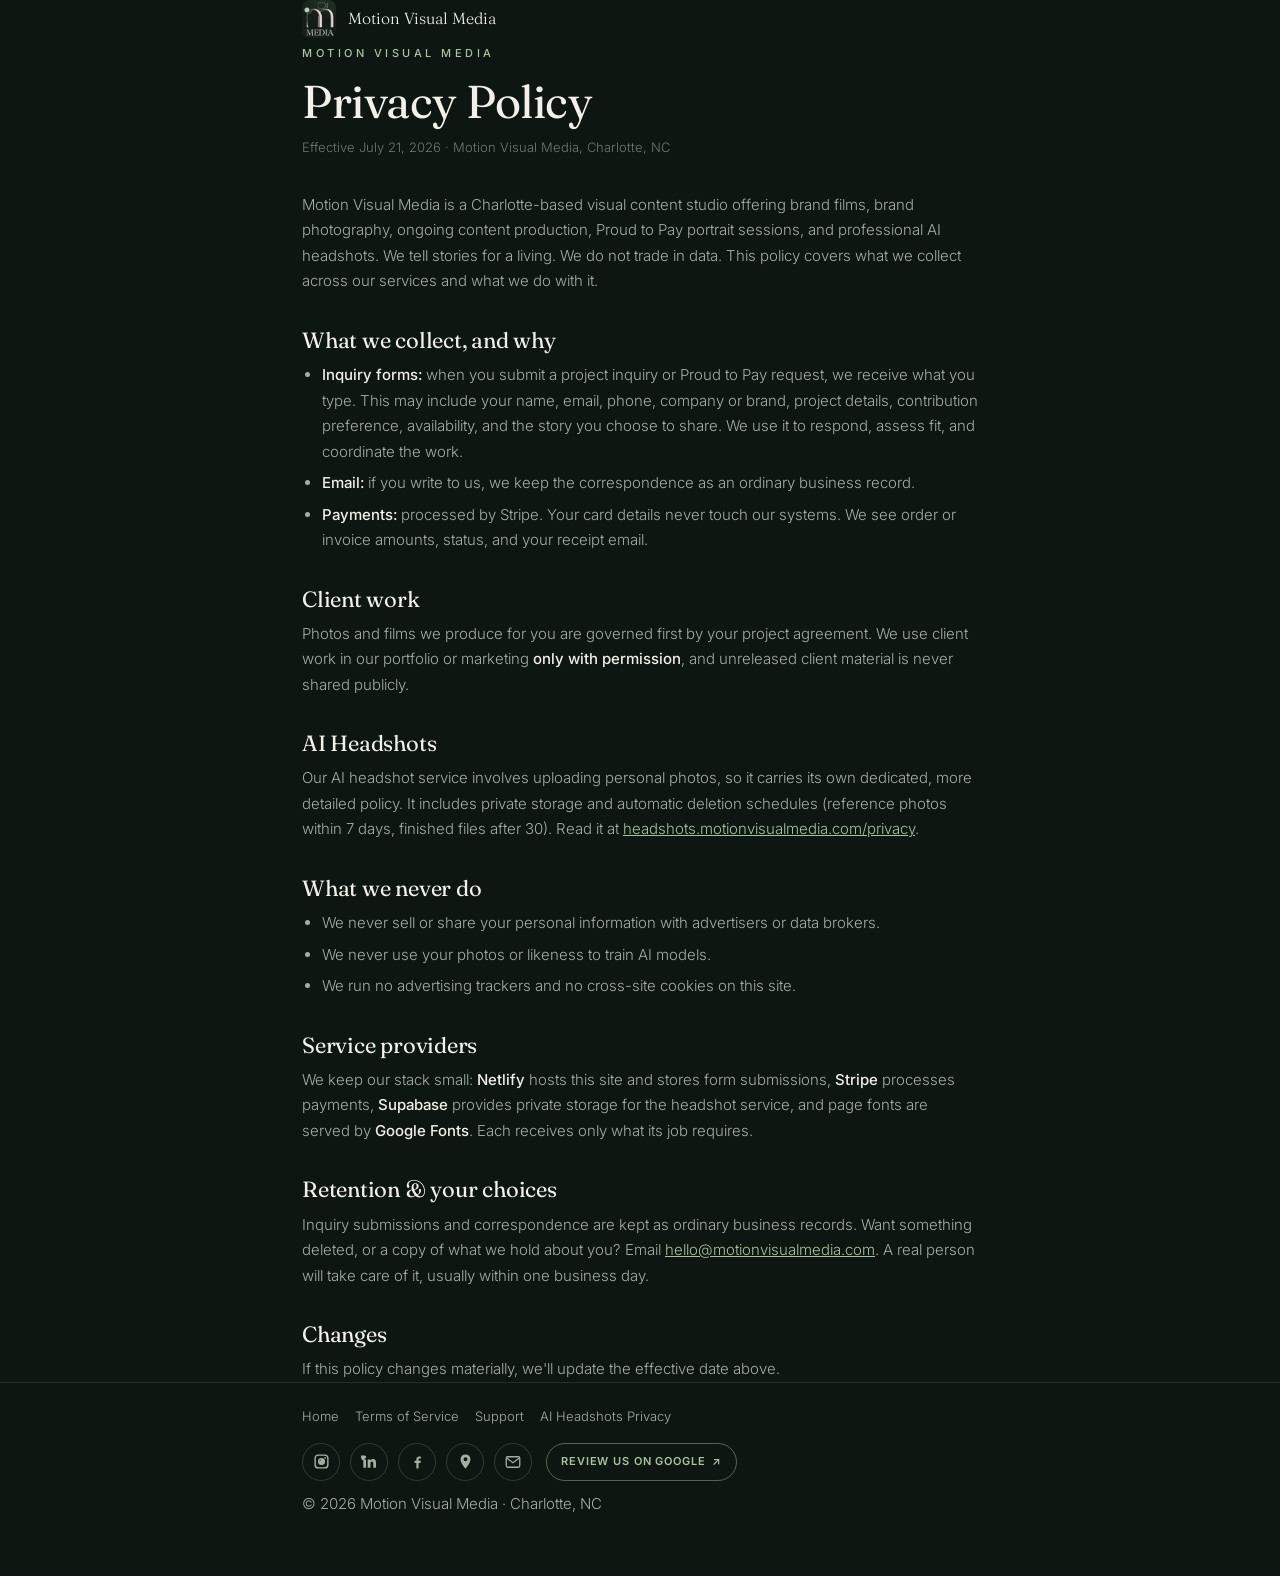
<file: privacy.html>
<!DOCTYPE html>
<html lang="en">
<head>
<meta charset="UTF-8">
<meta name="viewport" content="width=device-width, initial-scale=1.0">
<title>Privacy Policy | Motion Visual Media</title>
<meta name="description" content="How Motion Visual Media handles information across our brand films, brand photography, ongoing content, Proud to Pay, and AI headshot services.">
<link rel="canonical" href="https://motionvisualmedia.com/privacy">
<link rel="icon" href="favicon.ico" sizes="any">
<link rel="icon" type="image/png" sizes="32x32" href="favicon-32x32.png">
<link rel="icon" type="image/png" sizes="16x16" href="favicon-16x16.png">
<link rel="apple-touch-icon" sizes="180x180" href="apple-touch-icon.png">
<link rel="manifest" href="site.webmanifest">
<link rel="stylesheet" href="footer-social.css">
<link href="https://fonts.googleapis.com/css2?family=Fraunces:ital,opsz,wght@0,9..144,300;0,9..144,400;1,9..144,400&family=Inter:wght@300;400;500&display=swap" rel="stylesheet">
<style>
:root{--bg:#0d1611;--panel:#15231b;--ink:#f1f0e9;--mute:#a3afa4;--faint:#6d7a6f;--line:rgba(241,240,233,.10);--accent:#a9c3a0}
*{margin:0;padding:0;box-sizing:border-box}
body{background:var(--bg);color:var(--ink);font-family:'Inter',system-ui,sans-serif;font-weight:300;line-height:1.7;-webkit-font-smoothing:antialiased}
h1,h2{font-family:'Fraunces',Georgia,serif;font-weight:400;letter-spacing:-.01em;line-height:1.1}
.wrap{max-width:720px;margin:0 auto;padding:0 22px}
header{padding:26px 0}
.brand{display:flex;align-items:center;gap:12px;text-decoration:none;color:inherit}
.brand img{width:auto;height:38px;border-radius:8px;border:0;object-fit:contain}
.brand span{font-family:'Fraunces',serif;font-size:16px}
.eyebrow{font-size:11px;letter-spacing:.32em;text-transform:uppercase;color:var(--accent);font-weight:500}
main{padding:26px 0 80px}
h1{font-size:clamp(32px,6vw,46px);margin:12px 0 8px}
.updated{color:var(--faint);font-size:13px;margin-bottom:34px}
h2{font-size:22px;margin:34px 0 10px}
p,li{color:var(--mute);font-size:15px}
ul{padding-left:20px;margin:10px 0}
li{margin-bottom:6px}
strong{color:var(--ink);font-weight:500}
a{color:var(--accent)}
footer{border-top:1px solid var(--line);padding:22px 0 60px;color:var(--faint);font-size:13px}
footer a{color:var(--mute);text-decoration:none;margin-right:16px}
</style>
</head>
<body>
<header class="wrap"><a class="brand" href="/"><img src="assets/mvm-logo-wordmark.png" alt="Motion Visual Media"><span>Motion Visual Media</span></a></header>
<main class="wrap">
  <span class="eyebrow">Motion Visual Media</span>
  <h1>Privacy Policy</h1>
  <p class="updated">Effective July 21, 2026 · Motion Visual Media, Charlotte, NC</p>

  <p>Motion Visual Media is a Charlotte-based visual content studio offering brand films, brand photography, ongoing content production, Proud to Pay portrait sessions, and professional AI headshots. We tell stories for a living. We do not trade in data. This policy covers what we collect across our services and what we do with it.</p>

  <h2>What we collect, and why</h2>
  <ul>
    <li><strong>Inquiry forms:</strong> when you submit a project inquiry or Proud to Pay request, we receive what you type. This may include your name, email, phone, company or brand, project details, contribution preference, availability, and the story you choose to share. We use it to respond, assess fit, and coordinate the work.</li>
    <li><strong>Email:</strong> if you write to us, we keep the correspondence as an ordinary business record.</li>
    <li><strong>Payments:</strong> processed by Stripe. Your card details never touch our systems. We see order or invoice amounts, status, and your receipt email.</li>
  </ul>

  <h2>Client work</h2>
  <p>Photos and films we produce for you are governed first by your project agreement. We use client work in our portfolio or marketing <strong>only with permission</strong>, and unreleased client material is never shared publicly.</p>

  <h2>AI Headshots</h2>
  <p>Our AI headshot service involves uploading personal photos, so it carries its own dedicated, more detailed policy. It includes private storage and automatic deletion schedules (reference photos within 7 days, finished files after 30). Read it at <a href="https://headshots.motionvisualmedia.com/privacy">headshots.motionvisualmedia.com/privacy</a>.</p>

  <h2>What we never do</h2>
  <ul>
    <li>We never sell or share your personal information with advertisers or data brokers.</li>
    <li>We never use your photos or likeness to train AI models.</li>
    <li>We run no advertising trackers and no cross-site cookies on this site.</li>
  </ul>

  <h2>Service providers</h2>
  <p>We keep our stack small: <strong>Netlify</strong> hosts this site and stores form submissions, <strong>Stripe</strong> processes payments, <strong>Supabase</strong> provides private storage for the headshot service, and page fonts are served by <strong>Google Fonts</strong>. Each receives only what its job requires.</p>

  <h2>Retention &amp; your choices</h2>
  <p>Inquiry submissions and correspondence are kept as ordinary business records. Want something deleted, or a copy of what we hold about you? Email <a href="mailto:hello@motionvisualmedia.com">hello@motionvisualmedia.com</a>. A real person will take care of it, usually within one business day.</p>

  <h2>Changes</h2>
  <p>If this policy changes materially, we'll update the effective date above.</p>
</main>
<footer><div class="wrap">
  <a href="/">Home</a><a href="/terms">Terms of Service</a><a href="/support">Support</a><a href="https://headshots.motionvisualmedia.com/privacy">AI Headshots Privacy</a>
  <div class="mvm-footer-socials" aria-label="Motion Visual Media social links"><a class="mvm-footer-social" href="https://www.instagram.com/motionvisualmedia/" target="_blank" rel="noopener" aria-label="Motion Visual Media on Instagram" title="Instagram"><svg viewBox="0 0 24 24" aria-hidden="true"><path d="M7.5 2h9A5.5 5.5 0 0 1 22 7.5v9a5.5 5.5 0 0 1-5.5 5.5h-9A5.5 5.5 0 0 1 2 16.5v-9A5.5 5.5 0 0 1 7.5 2Zm0 2A3.5 3.5 0 0 0 4 7.5v9A3.5 3.5 0 0 0 7.5 20h9a3.5 3.5 0 0 0 3.5-3.5v-9A3.5 3.5 0 0 0 16.5 4h-9Zm9.75 1.5a1.25 1.25 0 1 1 0 2.5 1.25 1.25 0 0 1-1.25-1.25A1.25 1.25 0 0 1 17.25 5.5ZM12 7a5 5 0 1 1 0 10 5 5 0 0 1 0-10Zm0 2a3 3 0 1 0 0 6 3 3 0 0 1-3-3Z"/></svg></a><a class="mvm-footer-social" href="https://www.linkedin.com/company/motion-visual-media/" target="_blank" rel="noopener" aria-label="Motion Visual Media on LinkedIn" title="LinkedIn"><svg viewBox="0 0 24 24" aria-hidden="true"><path d="M5.2 3.5a2.2 2.2 0 1 1 0 4.4 2.2 2.2 0 0 1-4.4 0 2.2 2.2 0 0 1 0-4.4ZM3.3 9h3.8v11.7H3.3V9Zm6.1 0h3.6v1.6h.1c.5-.9 1.7-2 3.6-2 3.8 0 4.5 2.5 4.5 5.8v6.3h-3.8v-5.6c0-1.3 0-3-1.9-3s-2.2 1.4-2.2 2.9v5.7H9.4V9Z"/></svg></a><a class="mvm-footer-social" href="https://www.facebook.com/MotionVisualMedia/" target="_blank" rel="noopener" aria-label="Motion Visual Media on Facebook" title="Facebook"><svg viewBox="0 0 24 24" aria-hidden="true"><path d="M13.5 22v-8h2.7l.4-3h-3.1V9.1c0-.9.3-1.5 1.6-1.5h1.7V5c-.3 0-1.3-.1-2.4-.1-2.4 0-4 1.4-4 4V11H7.8v3h2.6v8h3.1Z"/></svg></a><a class="mvm-footer-social" href="https://share.google/OE66E5vl8DPdtf6TE" target="_blank" rel="noopener" aria-label="Motion Visual Media on Google Business" title="Google Business"><svg viewBox="0 0 24 24" aria-hidden="true"><path d="M12 2a7 7 0 0 0-7 7c0 5.25 7 13 7 13s7-7.75 7-13a7 7 0 0 0-7-7Zm0 9.5A2.5 2.5 0 1 1 12 6a2.5 2.5 0 0 1 0 5.5Z"/></svg></a><a class="mvm-footer-social email" href="mailto:hello@motionvisualmedia.com" aria-label="Email Motion Visual Media" title="Email"><svg viewBox="0 0 24 24" aria-hidden="true"><rect x="3" y="5" width="18" height="14" rx="2"/><path d="m4 7 8 6 8-6"/></svg></a><a class="mvm-google-review" href="https://g.page/r/CXLVPsQyF-KzEBM/review" target="_blank" rel="noopener" aria-label="Review Motion Visual Media on Google">Review us on Google <span aria-hidden="true">↗</span></a></div>
  <p style="margin-top:10px">© 2026 Motion Visual Media · Charlotte, NC</p>
</div></footer>
</body>
</html>
</file>
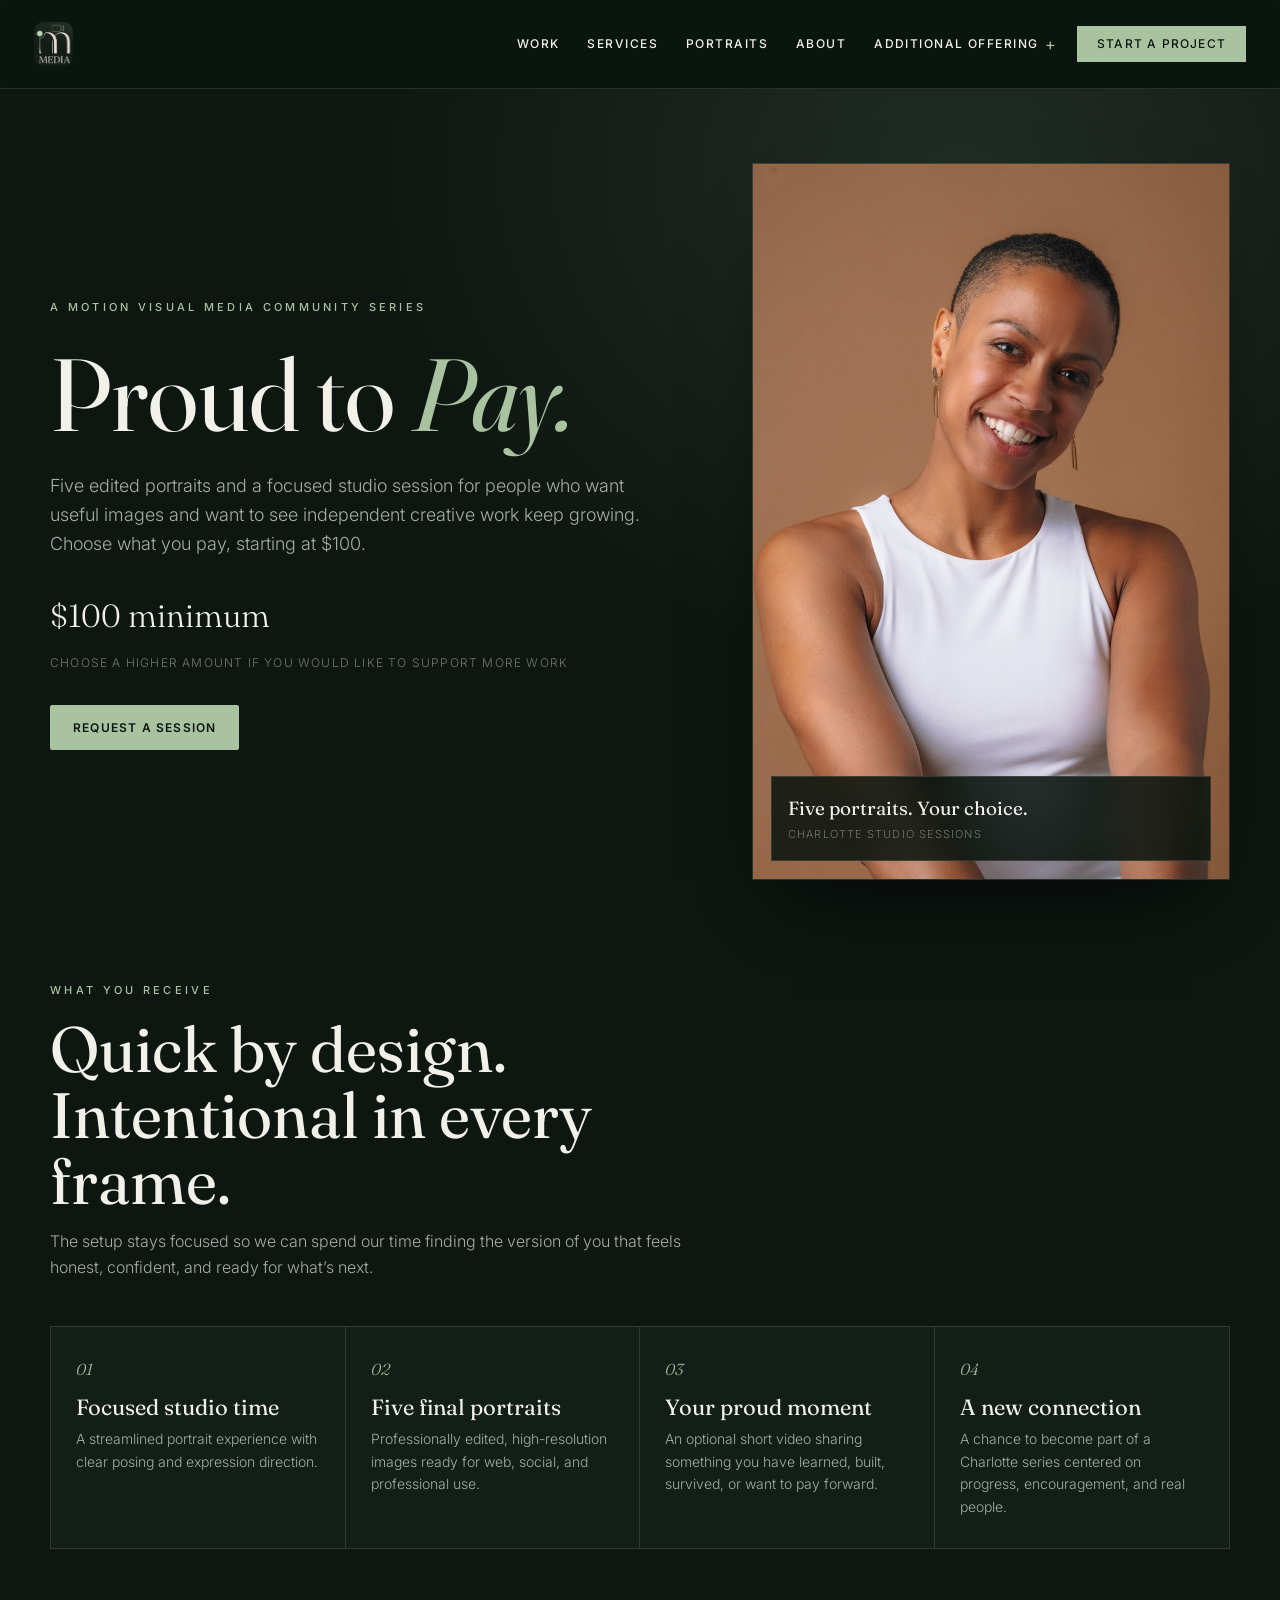
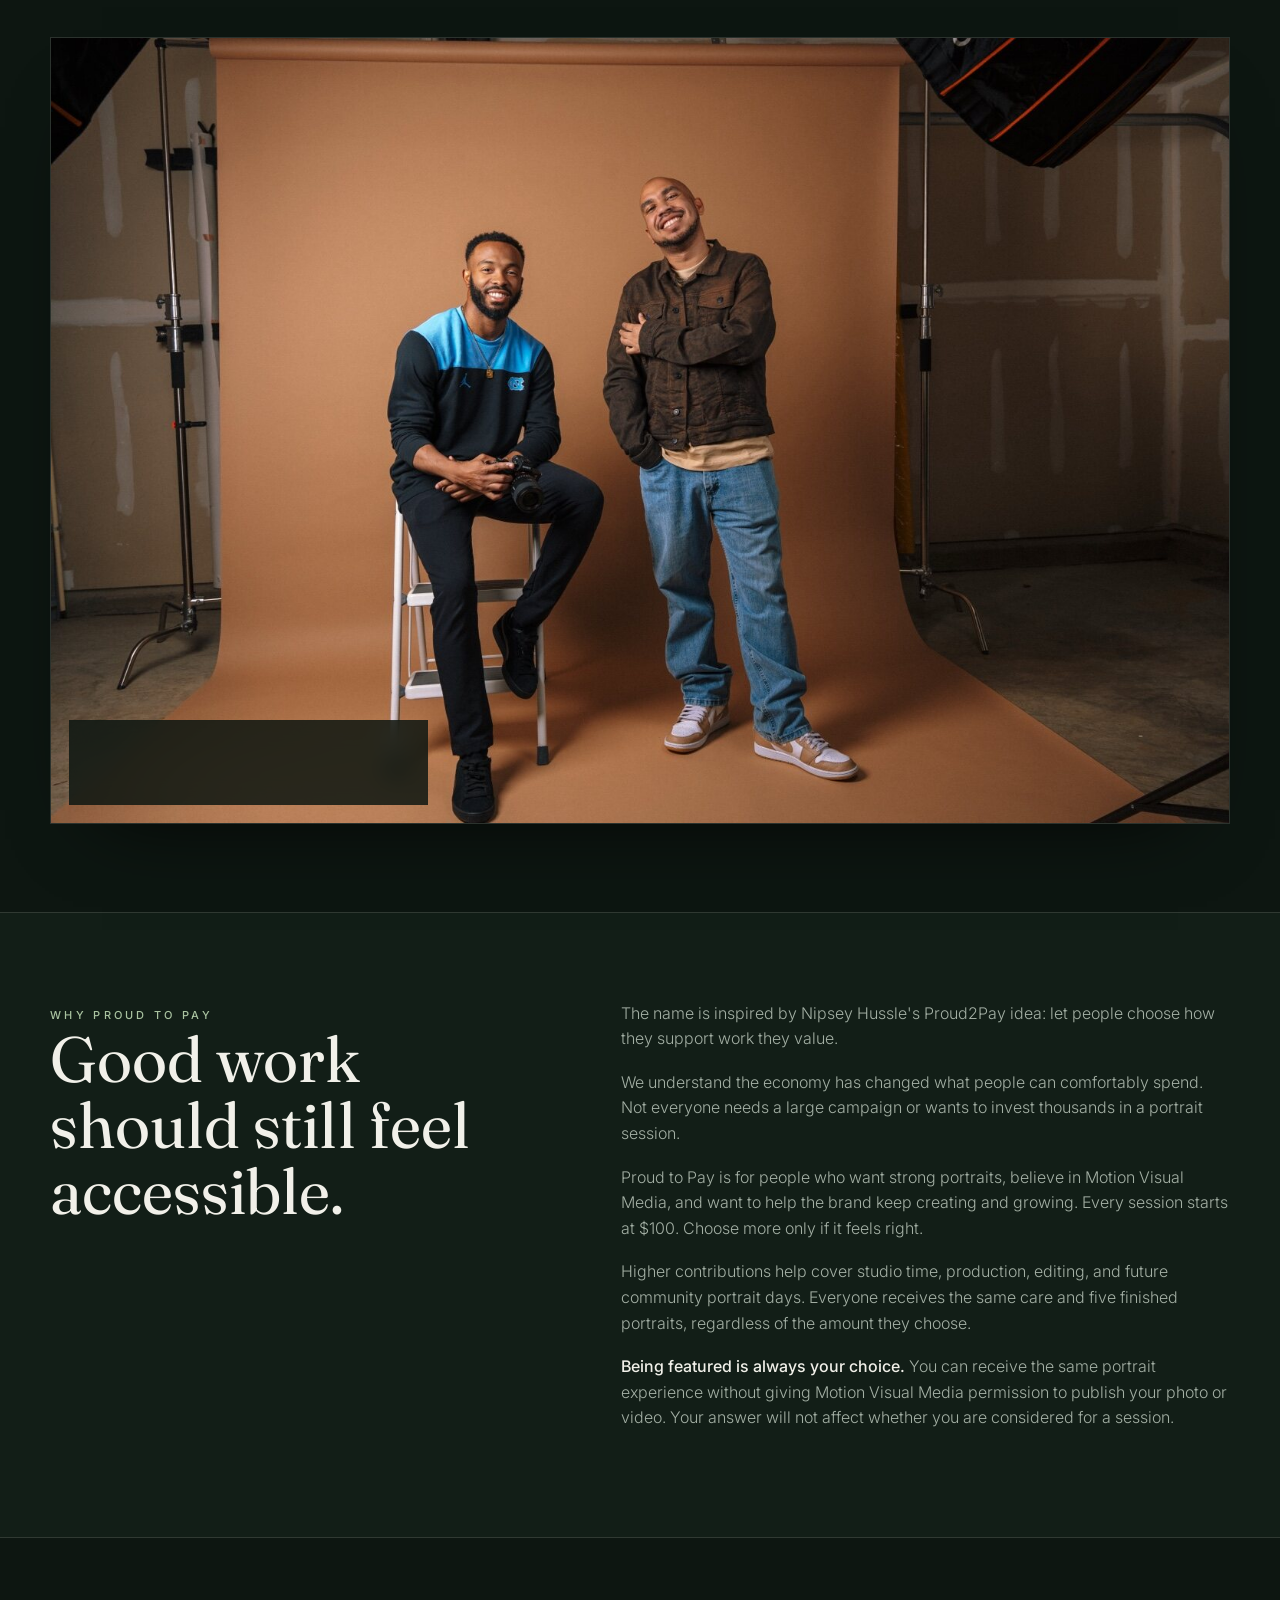
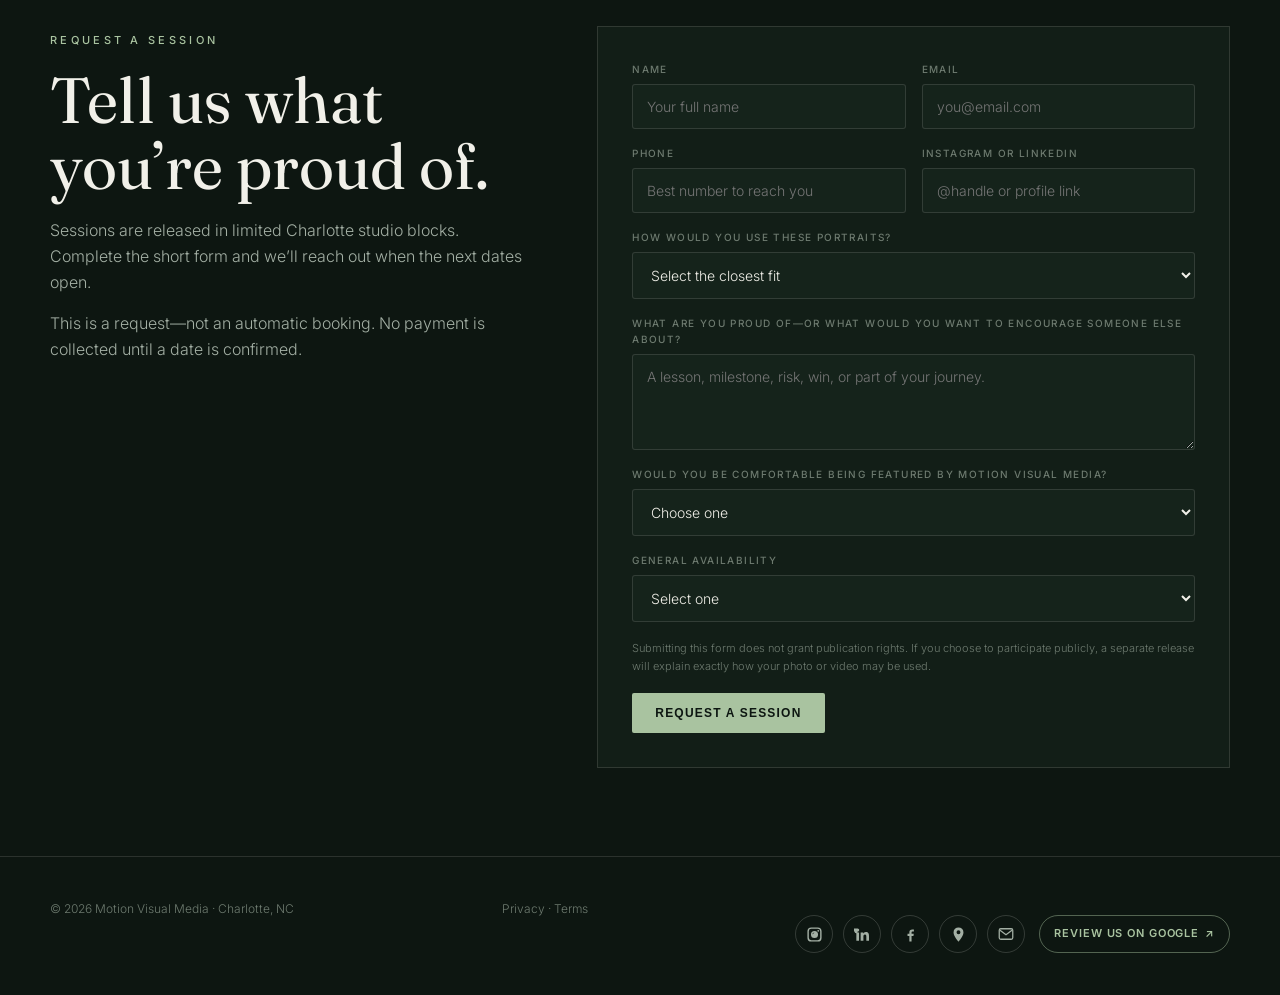
<file: proud-to-pay.html>
<!DOCTYPE html>
<html lang="en">
<head>
<meta charset="UTF-8">
<meta name="viewport" content="width=device-width, initial-scale=1.0, viewport-fit=cover">
<title>Proud to Pay Portrait Sessions — Motion Visual Media</title>
<meta name="description" content="A choose-your-price portrait experience in Charlotte, starting at $100 for five professionally edited portraits.">
<link rel="canonical" href="https://motionvisualmedia.com/proud-to-pay">
<meta property="og:title" content="Proud to Pay — Motion Visual Media">
<meta property="og:description" content="Five portraits. Your choice of contribution. Starting at $100.">
<meta property="og:type" content="website">
<meta property="og:url" content="https://motionvisualmedia.com/proud-to-pay">
<meta property="og:site_name" content="Motion Visual Media">
<meta property="og:locale" content="en_US">
<meta property="og:image" content="https://motionvisualmedia.com/assets/portrait_proud_warm.jpg">
<meta property="og:image:alt" content="Warm studio portrait created by Motion Visual Media">
<meta name="twitter:card" content="summary_large_image">
<meta name="twitter:title" content="Proud to Pay — Motion Visual Media">
<meta name="twitter:description" content="Five portraits. Your choice of contribution. Starting at $100.">
<meta name="twitter:image" content="https://motionvisualmedia.com/assets/portrait_proud_warm.jpg">
<meta name="twitter:image:alt" content="Warm studio portrait created by Motion Visual Media">
<link rel="icon" href="favicon.ico" sizes="any">
<link rel="icon" type="image/png" sizes="32x32" href="favicon-32x32.png">
<link rel="icon" type="image/png" sizes="16x16" href="favicon-16x16.png">
<link rel="apple-touch-icon" sizes="180x180" href="apple-touch-icon.png">
<link rel="manifest" href="site.webmanifest">
<link rel="preconnect" href="https://fonts.googleapis.com">
<link rel="preconnect" href="https://fonts.gstatic.com" crossorigin>
<link href="https://fonts.googleapis.com/css2?family=Fraunces:ital,opsz,wght@0,9..144,300;0,9..144,400;1,9..144,400&family=Inter:wght@300;400;500;600&display=swap" rel="stylesheet">
<link rel="stylesheet" href="site-navigation.css">
<link rel="stylesheet" href="footer-social.css">
<style>
  :root{--bg:#0d1611;--soft:#121e17;--panel:#15231b;--ink:#f1f0e9;--mute:#a3afa4;--faint:#6d7a6f;--line:rgba(241,240,233,.13);--accent:#a9c3a0;--display:'Fraunces',Georgia,serif;--sans:'Inter',system-ui,sans-serif;--ease:cubic-bezier(.2,.7,.2,1)}
  *{box-sizing:border-box;margin:0;padding:0}html{scroll-behavior:smooth}body{background:var(--bg);color:var(--ink);font-family:var(--sans);font-weight:300;line-height:1.6;-webkit-font-smoothing:antialiased}a{color:inherit;text-decoration:none}.wrap{width:min(1180px,calc(100% - 44px));margin:0 auto}h1,h2,h3{font-family:var(--display);font-weight:400;line-height:1.03}.eyebrow{font-size:11px;letter-spacing:.3em;text-transform:uppercase;color:var(--accent);font-weight:500}.btn{display:inline-block;background:var(--accent);color:var(--bg);padding:13px 23px;font-size:12px;letter-spacing:.1em;text-transform:uppercase;font-weight:600;border:0;border-radius:2px;cursor:pointer}.btn:hover{filter:brightness(.9)}
  .hero{padding:74px 0 48px;background:radial-gradient(80% 100% at 75% 10%,rgba(169,195,160,.13),transparent 60%)}.hero-grid{display:grid;grid-template-columns:1fr .78fr;gap:clamp(42px,7vw,92px);align-items:center}.hero h1{font-size:clamp(58px,8vw,112px);margin:24px 0 24px}.hero h1 em{font-style:italic;color:var(--accent)}.lead{font-size:18px;color:var(--mute);max-width:54ch;margin-bottom:32px}.price-line{display:flex;gap:12px;align-items:center;flex-wrap:wrap;margin-bottom:32px}.price{font-family:var(--display);font-size:32px;color:var(--ink)}.price-note{font-size:12px;letter-spacing:.1em;text-transform:uppercase;color:var(--faint)}.portrait{position:relative;aspect-ratio:2/3;overflow:hidden;border:1px solid var(--line);box-shadow:0 38px 80px -42px #000}.portrait img{width:100%;height:100%;object-fit:cover;object-position:center 22%}.portrait-note{position:absolute;left:18px;right:18px;bottom:18px;padding:16px;background:rgba(13,22,17,.88);backdrop-filter:blur(12px);border:1px solid var(--line)}.portrait-note strong{font-family:var(--display);font-size:19px;font-weight:400}.portrait-note span{display:block;color:var(--faint);font-size:11px;text-transform:uppercase;letter-spacing:.1em;margin-top:3px}
  section{padding:88px 0}.hero+section{padding-top:48px}.section-head{max-width:680px;margin-bottom:46px}.section-head h2{font-size:clamp(38px,5vw,66px);margin:15px 0}.section-head p{color:var(--mute)}.cards{display:grid;grid-template-columns:repeat(4,1fr);border:1px solid var(--line);background:var(--soft)}.card{padding:30px 25px;border-right:1px solid var(--line)}.card:last-child{border:0}.card .num{font-family:var(--display);font-style:italic;color:var(--accent)}.card h3{font-size:22px;margin:13px 0 10px}.card p{color:var(--mute);font-size:14px}
  .behind-scenes{padding:0 0 88px}.behind-scenes figure{position:relative;overflow:hidden;aspect-ratio:3/2;border:1px solid var(--line);box-shadow:0 38px 80px -52px #000}.behind-scenes img{display:block;width:100%;height:100%;object-fit:cover;object-position:center}.behind-scenes figcaption{position:absolute;left:18px;bottom:18px;max-width:430px;padding:15px 18px;background:rgba(13,22,17,.84);backdrop-filter:blur(12px);border:1px solid var(--line)}.behind-scenes strong{display:block;font-family:var(--display);font-size:20px;font-weight:400}.behind-scenes span{display:block;margin-top:4px;color:var(--faint);font-size:10px;letter-spacing:.13em;text-transform:uppercase}
  .story{border-top:1px solid var(--line);border-bottom:1px solid var(--line);background:var(--soft)}.story-grid{display:grid;grid-template-columns:.9fr 1.1fr;gap:72px;align-items:start}.story h2{font-size:clamp(38px,5vw,64px)}.story-copy p{color:var(--mute);margin-bottom:18px}.story-copy strong{color:var(--ink);font-weight:500}
  .form-grid{display:grid;grid-template-columns:.86fr 1.14fr;gap:70px;align-items:start}.form-intro{position:sticky;top:32px}.form-intro h2{font-size:clamp(42px,5vw,70px);margin:15px 0 20px}.form-intro p{color:var(--mute);margin-bottom:16px}.intake{background:var(--soft);border:1px solid var(--line);padding:34px}.fields{display:grid;grid-template-columns:1fr 1fr;gap:16px}.field{display:flex;flex-direction:column;gap:7px}.field.full{grid-column:1/-1}.field span{font-size:10px;letter-spacing:.14em;text-transform:uppercase;color:var(--faint);font-weight:500}.field input,.field select,.field textarea{width:100%;background:var(--panel);border:1px solid var(--line);border-radius:3px;color:var(--ink);padding:13px 14px;font:300 14px var(--sans)}.field input:focus,.field select:focus,.field textarea:focus{outline:1px solid var(--accent);border-color:var(--accent)}.field textarea{resize:vertical}.field select{appearance:auto}.fine{font-size:11px;color:var(--faint);margin:18px 0}.success{padding:40px;background:var(--soft);border:1px solid var(--line)}.success h2{font-size:44px;margin:12px 0}.success p{color:var(--mute)}
  footer{border-top:1px solid var(--line);padding:42px 0;color:var(--faint);font-size:12px}.foot{display:flex;justify-content:space-between;gap:24px;flex-wrap:wrap}.foot a:hover{color:var(--accent)}
  @media(max-width:900px){.hero-grid,.story-grid,.form-grid{grid-template-columns:1fr}.portrait{max-width:560px}.cards{grid-template-columns:1fr 1fr}.card:nth-child(2){border-right:0}.card:nth-child(-n+2){border-bottom:1px solid var(--line)}.form-intro{position:static}}
  @media(max-width:620px){.wrap{width:min(100% - 34px,1180px)}.hero{padding:54px 0 32px}.hero+section{padding:40px 0 56px}.hero h1{font-size:clamp(51px,16vw,72px)}.lead{font-size:16px}.cards{grid-template-columns:1fr}.card{border-right:0;border-bottom:1px solid var(--line)!important}.card:last-child{border-bottom:0!important}.behind-scenes{padding-bottom:32px}.behind-scenes figure{aspect-ratio:4/3}.behind-scenes figcaption{left:12px;right:12px;bottom:12px}.story{padding:48px 0}.fields{grid-template-columns:1fr}.intake{padding:24px}.form-grid{gap:38px}}
</style>
</head>
<body class="has-mvm-site-header">
<nav class="mvm-site-header" data-mvm-header data-mvm-menu="proudToPayMenu"><a class="mvm-logo" href="/" aria-label="Motion Visual Media home"><img src="assets/mvm-logo-wordmark.png" alt="Motion Visual Media"></a><div class="mvm-navlinks"><a href="/#work">Work</a><a href="/#services">Services</a><a href="/portraits">Portraits</a><a href="/#about">About</a><details class="mvm-more"><summary>Additional Offering</summary><div class="mvm-dropdown"><a href="/proud-to-pay" aria-current="page">Proud to Pay <span aria-hidden="true">🏁</span></a></div></details></div><div class="mvm-nav-right"><a class="mvm-nav-cta" href="/start-a-project?source=proud-to-pay">Start a Project</a><button class="mvm-burger" type="button" data-mvm-burger aria-label="Open menu" aria-expanded="false"><span></span><span></span><span></span></button></div></nav>
<div class="mvm-mobile-menu" id="proudToPayMenu"><div class="mvm-current-context"><span class="mvm-camera" aria-hidden="true">📷</span><span>Now viewing</span><strong>Proud to Pay</strong></div><a href="/#work">Work</a><div class="mvm-services"><div class="mvm-services-trigger"><a href="/#services">Services</a><button class="mvm-services-toggle" type="button" data-mvm-services-toggle aria-label="Show service pages" aria-expanded="false" aria-controls="proudToPayServices">+</button></div><div class="mvm-service-links" id="proudToPayServices"><div><a href="/brand-photography-charlotte">Brand Photography</a><a href="/brand-films-charlotte">Brand Films</a><a href="/ongoing-content-charlotte">Ongoing Content</a></div></div></div><a href="/portraits">Portraits</a><a href="/#about">About</a><a href="/start-a-project?source=proud-to-pay">Start a Project →</a><div class="mvm-mobile-extra"><span class="eyebrow">Additional Offering</span><a href="/proud-to-pay" aria-current="page">Proud to Pay 🏁</a></div><div class="mvm-mobile-contact"><span class="eyebrow">Get in touch</span><a href="mailto:hello@motionvisualmedia.com">hello@motionvisualmedia.com</a></div></div>

<main>
  <header class="hero">
    <div class="wrap hero-grid">
      <div>
        <span class="eyebrow">A Motion Visual Media Community Series</span>
        <h1>Proud to <em>Pay.</em></h1>
        <p class="lead">Five edited portraits and a focused studio session for people who want useful images and want to see independent creative work keep growing. Choose what you pay, starting at $100.</p>
        <div class="price-line"><span class="price">$100 minimum</span><span class="price-note">Choose a higher amount if you would like to support more work</span></div>
        <a href="#apply" class="btn">Request a Session</a>
      </div>
      <div class="portrait">
        <img src="assets/portrait_proud_warm.jpg" alt="Warm studio portrait created by Motion Visual Media">
        <div class="portrait-note"><strong>Five portraits. Your choice.</strong><span>Charlotte studio sessions</span></div>
      </div>
    </div>
  </header>

  <section>
    <div class="wrap">
      <div class="section-head"><span class="eyebrow">What You Receive</span><h2>Quick by design. Intentional in every frame.</h2><p>The setup stays focused so we can spend our time finding the version of you that feels honest, confident, and ready for what’s next.</p></div>
      <div class="cards">
        <div class="card"><span class="num">01</span><h3>Focused studio time</h3><p>A streamlined portrait experience with clear posing and expression direction.</p></div>
        <div class="card"><span class="num">02</span><h3>Five final portraits</h3><p>Professionally edited, high-resolution images ready for web, social, and professional use.</p></div>
        <div class="card"><span class="num">03</span><h3>Your proud moment</h3><p>An optional short video sharing something you have learned, built, survived, or want to pay forward.</p></div>
        <div class="card"><span class="num">04</span><h3>A new connection</h3><p>A chance to become part of a Charlotte series centered on progress, encouragement, and real people.</p></div>
      </div>
    </div>
  </section>

  <section class="behind-scenes" aria-label="Behind the scenes at Motion Visual Media">
    <div class="wrap">
      <figure>
        <img src="assets/proud-to-pay-behind-scenes.jpg" alt="Motion Visual Media photographer and portrait client together in the studio" loading="lazy">
        <figcaption><strong>Portraits built through connection.</strong><span>Behind the scenes at Motion Visual Media</span></figcaption>
      </figure>
    </div>
  </section>

  <section class="story">
    <div class="wrap story-grid">
      <div><span class="eyebrow">Why Proud to Pay</span><h2>Good work should still feel accessible.</h2></div>
      <div class="story-copy">
        <p>The name is inspired by Nipsey Hussle's Proud2Pay idea: let people choose how they support work they value.</p>
        <p>We understand the economy has changed what people can comfortably spend. Not everyone needs a large campaign or wants to invest thousands in a portrait session.</p>
        <p>Proud to Pay is for people who want strong portraits, believe in Motion Visual Media, and want to help the brand keep creating and growing. Every session starts at $100. Choose more only if it feels right.</p>
        <p>Higher contributions help cover studio time, production, editing, and future community portrait days. Everyone receives the same care and five finished portraits, regardless of the amount they choose.</p>
        <p><strong>Being featured is always your choice.</strong> You can receive the same portrait experience without giving Motion Visual Media permission to publish your photo or video. Your answer will not affect whether you are considered for a session.</p>
      </div>
    </div>
  </section>

  <section id="apply">
    <div class="wrap form-grid">
      <div class="form-intro">
        <span class="eyebrow">Request a Session</span>
        <h2>Tell us what you’re proud of.</h2>
        <p>Sessions are released in limited Charlotte studio blocks. Complete the short form and we’ll reach out when the next dates open.</p>
        <p>This is a request—not an automatic booking. No payment is collected until a date is confirmed.</p>
      </div>
      <div id="formBody">
        <form name="proud-to-pay" method="POST" data-netlify="true" netlify-honeypot="bot-field" class="intake" action="/proud-to-pay?submitted=true#apply">
          <input type="hidden" name="form-name" value="proud-to-pay">
          <input type="hidden" name="offer" value="Proud to Pay — $100">
          <p style="display:none"><label>Don’t fill this out: <input name="bot-field"></label></p>
          <div class="fields">
            <label class="field"><span>Name</span><input type="text" name="name" required placeholder="Your full name"></label>
            <label class="field"><span>Email</span><input type="email" name="email" required placeholder="you@email.com"></label>
            <label class="field"><span>Phone</span><input type="tel" name="phone" required placeholder="Best number to reach you"></label>
            <label class="field"><span>Instagram or LinkedIn</span><input type="text" name="social" placeholder="@handle or profile link"></label>
            <label class="field full"><span>How would you use these portraits?</span><select name="portrait_use" required><option value="" disabled selected>Select the closest fit</option><option>Professional profile / LinkedIn</option><option>Personal brand or business</option><option>Milestone or new chapter</option><option>Creative or personal use</option><option>Something else</option></select></label>
            <label class="field full"><span>What are you proud of—or what would you want to encourage someone else about?</span><textarea name="proud_story" rows="4" required placeholder="A lesson, milestone, risk, win, or part of your journey."></textarea></label>
            <label class="field full"><span>Would you be comfortable being featured by Motion Visual Media?</span><select name="feature_consent" required><option value="" disabled selected>Choose one</option><option>Yes — portrait and short video</option><option>Portrait only</option><option>Not at this time</option></select></label>
            <label class="field full"><span>General availability</span><select name="availability" required><option value="" disabled selected>Select one</option><option>Weekday daytime</option><option>Weekday evening</option><option>Weekend</option><option>Flexible</option></select></label>
          </div>
          <p class="fine">Submitting this form does not grant publication rights. If you choose to participate publicly, a separate release will explain exactly how your photo or video may be used.</p>
          <button type="submit" class="btn">Request a Session</button>
        </form>
      </div>
    </div>
  </section>
</main>

<footer><div class="wrap foot"><span>© 2026 Motion Visual Media · Charlotte, NC</span><span><a href="/privacy">Privacy</a> · <a href="/terms">Terms</a></span><div class="mvm-footer-socials" aria-label="Motion Visual Media social links"><a class="mvm-footer-social" href="https://www.instagram.com/motionvisualmedia/" target="_blank" rel="noopener" aria-label="Motion Visual Media on Instagram" title="Instagram"><svg viewBox="0 0 24 24" aria-hidden="true"><path d="M7.5 2h9A5.5 5.5 0 0 1 22 7.5v9a5.5 5.5 0 0 1-5.5 5.5h-9A5.5 5.5 0 0 1 2 16.5v-9A5.5 5.5 0 0 1 7.5 2Zm0 2A3.5 3.5 0 0 0 4 7.5v9A3.5 3.5 0 0 0 7.5 20h9a3.5 3.5 0 0 0 3.5-3.5v-9A3.5 3.5 0 0 0 16.5 4h-9Zm9.75 1.5a1.25 1.25 0 1 1 0 2.5 1.25 1.25 0 0 1-1.25-1.25A1.25 1.25 0 0 1 17.25 5.5ZM12 7a5 5 0 1 1 0 10 5 5 0 0 1 0-10Zm0 2a3 3 0 1 0 0 6 3 3 0 0 1-3-3Z"/></svg></a><a class="mvm-footer-social" href="https://www.linkedin.com/company/motion-visual-media/" target="_blank" rel="noopener" aria-label="Motion Visual Media on LinkedIn" title="LinkedIn"><svg viewBox="0 0 24 24" aria-hidden="true"><path d="M5.2 3.5a2.2 2.2 0 1 1 0 4.4 2.2 2.2 0 0 1-4.4 0 2.2 2.2 0 0 1 0-4.4ZM3.3 9h3.8v11.7H3.3V9Zm6.1 0h3.6v1.6h.1c.5-.9 1.7-2 3.6-2 3.8 0 4.5 2.5 4.5 5.8v6.3h-3.8v-5.6c0-1.3 0-3-1.9-3s-2.2 1.4-2.2 2.9v5.7H9.4V9Z"/></svg></a><a class="mvm-footer-social" href="https://www.facebook.com/MotionVisualMedia/" target="_blank" rel="noopener" aria-label="Motion Visual Media on Facebook" title="Facebook"><svg viewBox="0 0 24 24" aria-hidden="true"><path d="M13.5 22v-8h2.7l.4-3h-3.1V9.1c0-.9.3-1.5 1.6-1.5h1.7V5c-.3 0-1.3-.1-2.4-.1-2.4 0-4 1.4-4 4V11H7.8v3h2.6v8h3.1Z"/></svg></a><a class="mvm-footer-social" href="https://share.google/OE66E5vl8DPdtf6TE" target="_blank" rel="noopener" aria-label="Motion Visual Media on Google Business" title="Google Business"><svg viewBox="0 0 24 24" aria-hidden="true"><path d="M12 2a7 7 0 0 0-7 7c0 5.25 7 13 7 13s7-7.75 7-13a7 7 0 0 0-7-7Zm0 9.5A2.5 2.5 0 1 1 12 6a2.5 2.5 0 0 1 0 5.5Z"/></svg></a><a class="mvm-footer-social email" href="mailto:hello@motionvisualmedia.com" aria-label="Email Motion Visual Media" title="Email"><svg viewBox="0 0 24 24" aria-hidden="true"><rect x="3" y="5" width="18" height="14" rx="2"/><path d="m4 7 8 6 8-6"/></svg></a><a class="mvm-google-review" href="https://g.page/r/CXLVPsQyF-KzEBM/review" target="_blank" rel="noopener" aria-label="Review Motion Visual Media on Google">Review us on Google <span aria-hidden="true">↗</span></a></div></div></footer>

<script>
  if(location.search.includes('submitted=true')){
    document.getElementById('formBody').innerHTML='<div class="success"><span class="eyebrow">Request Received</span><h2>Thank you.</h2><p>We’ll review your note personally and reach out when the next Charlotte session block opens.</p></div>';
    history.replaceState(null,'','/proud-to-pay#apply');
  }
</script>
<script src="site-navigation.js" defer></script>
</body>
</html>
</file>
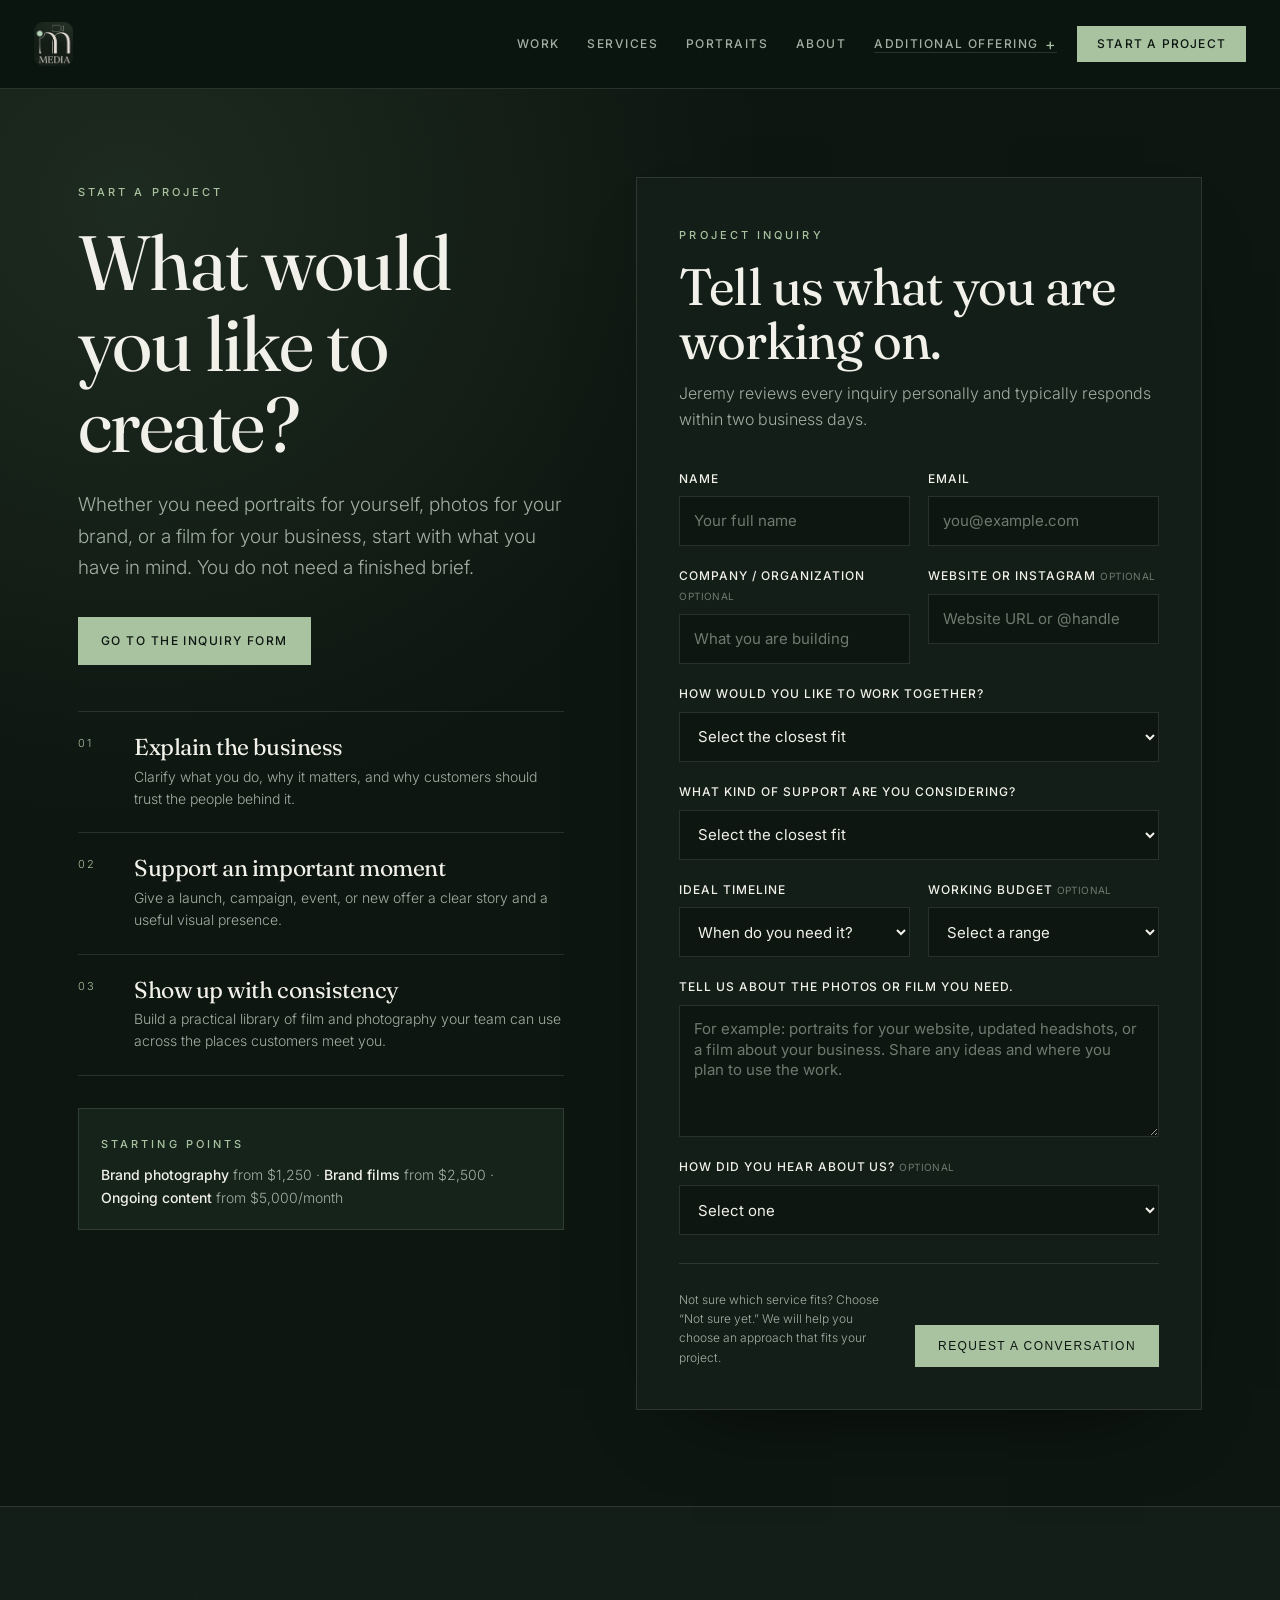
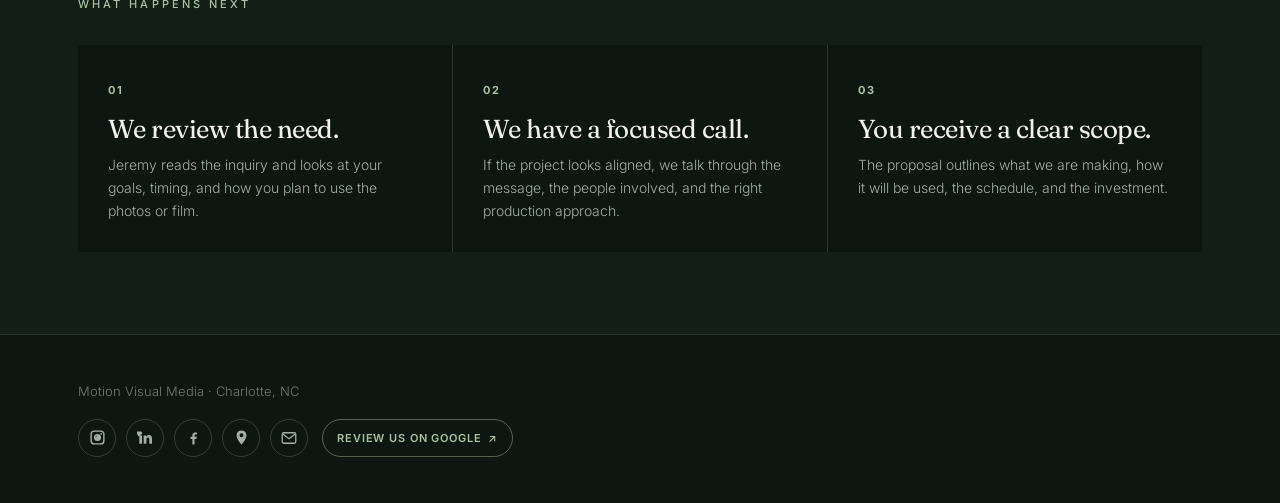
<file: start-a-project.html>
<!doctype html>
<html lang="en">
<head>
<meta charset="utf-8">
<meta name="viewport" content="width=device-width,initial-scale=1">
<title>Start a Project | Motion Visual Media</title>
<meta name="description" content="Tell Motion Visual Media about your brand film, photography, or ongoing content project in Charlotte and beyond.">
<link rel="canonical" href="https://motionvisualmedia.com/start-a-project">
<meta property="og:title" content="Start a Project | Motion Visual Media">
<meta property="og:description" content="Tell us what your business needs to communicate. We will help identify the right film, photography, or ongoing content approach.">
<meta property="og:type" content="website">
<meta property="og:url" content="https://motionvisualmedia.com/start-a-project">
<meta property="og:site_name" content="Motion Visual Media">
<meta property="og:locale" content="en_US">
<meta property="og:image" content="https://motionvisualmedia.com/assets/deangelo_chair.jpg">
<meta property="og:image:width" content="1080">
<meta property="og:image:height" content="1920">
<meta property="og:image:alt" content="Founder photographed by Motion Visual Media during a filmed conversation">
<meta name="twitter:card" content="summary_large_image">
<meta name="twitter:title" content="Start a Project | Motion Visual Media">
<meta name="twitter:description" content="Tell us what your business needs to communicate and we will help identify the right visual approach.">
<meta name="twitter:image" content="https://motionvisualmedia.com/assets/deangelo_chair.jpg">
<link rel="icon" href="favicon.ico" sizes="any">
<link rel="icon" type="image/png" sizes="32x32" href="favicon-32x32.png">
<link rel="icon" type="image/png" sizes="16x16" href="favicon-16x16.png">
<link rel="apple-touch-icon" sizes="180x180" href="apple-touch-icon.png">
<link rel="manifest" href="site.webmanifest">
<link rel="stylesheet" href="service-pages.css">
<link rel="stylesheet" href="site-navigation.css">
<link rel="stylesheet" href="inquiry-page.css">
<link rel="stylesheet" href="footer-social.css">
<link rel="preconnect" href="https://fonts.googleapis.com">
<link rel="preconnect" href="https://fonts.gstatic.com" crossorigin>
<link href="https://fonts.googleapis.com/css2?family=Fraunces:opsz,wght@9..144,400;9..144,500&family=Inter:wght@300;400;500;600&display=swap" rel="stylesheet">
</head>
<body class="inquiry-page has-mvm-site-header">
<nav class="mvm-site-header" data-mvm-header data-mvm-menu="inquiryMenu"><a class="mvm-logo" href="/" aria-label="Motion Visual Media home"><img src="assets/mvm-logo-wordmark.png" alt="Motion Visual Media"></a><div class="mvm-navlinks"><a href="/#work">Work</a><a href="/#services">Services</a><a href="/portraits">Portraits</a><a href="/#about">About</a><details class="mvm-more"><summary>Additional Offering</summary><div class="mvm-dropdown"><a href="/proud-to-pay">Proud to Pay <span aria-hidden="true">🏁</span></a></div></details></div><div class="mvm-nav-right"><a class="mvm-nav-cta" href="/start-a-project" aria-current="page">Start a Project</a><button class="mvm-burger" type="button" data-mvm-burger aria-label="Open menu" aria-expanded="false"><span></span><span></span><span></span></button></div></nav>
<div class="mvm-mobile-menu" id="inquiryMenu"><div class="mvm-current-context"><span class="mvm-camera" aria-hidden="true">📷</span><span>Now viewing</span><strong>Start a Project</strong></div><a href="/#work">Work</a><div class="mvm-services"><div class="mvm-services-trigger"><a href="/#services">Services</a><button class="mvm-services-toggle" type="button" data-mvm-services-toggle aria-label="Show service pages" aria-expanded="false" aria-controls="inquiryServices">+</button></div><div class="mvm-service-links" id="inquiryServices"><div><a href="/brand-photography-charlotte">Brand Photography</a><a href="/brand-films-charlotte">Brand Films</a><a href="/ongoing-content-charlotte">Ongoing Content</a></div></div></div><a href="/portraits">Portraits</a><a href="/#about">About</a><a class="is-current" href="/start-a-project" aria-current="page">Start a Project →</a><div class="mvm-mobile-extra"><span class="eyebrow">Additional Offering</span><a href="/proud-to-pay">Proud to Pay 🏁</a></div><div class="mvm-mobile-contact"><span class="eyebrow">Get in touch</span><a href="mailto:hello@motionvisualmedia.com">hello@motionvisualmedia.com</a></div></div>

<main>
  <section class="inquiry-hero">
    <div class="wrap inquiry-layout">
      <div class="inquiry-intro">
        <span class="eyebrow">Start a Project</span>
        <h1>What would you like to create?</h1>
        <p class="lede">Whether you need portraits for yourself, photos for your brand, or a film for your business, start with what you have in mind. You do not need a finished brief.</p>

        <div class="actions"><a class="btn primary" href="#project-form">Go to the inquiry form</a></div>

        <div class="fit-list" aria-label="Ways Motion Visual Media can help">
          <article><span>01</span><div><h2>Explain the business</h2><p>Clarify what you do, why it matters, and why customers should trust the people behind it.</p></div></article>
          <article><span>02</span><div><h2>Support an important moment</h2><p>Give a launch, campaign, event, or new offer a clear story and a useful visual presence.</p></div></article>
          <article><span>03</span><div><h2>Show up with consistency</h2><p>Build a practical library of film and photography your team can use across the places customers meet you.</p></div></article>
        </div>

        <div class="starting-points">
          <span class="eyebrow">Starting points</span>
          <p><strong>Brand photography</strong> from $1,250 · <strong>Brand films</strong> from $2,500 · <strong>Ongoing content</strong> from $5,000/month</p>
        </div>
      </div>

      <div class="inquiry-card" id="project-form">
        <div class="form-heading">
          <span class="eyebrow">Project Inquiry</span>
          <h2>Tell us what you are working on.</h2>
          <p>Jeremy reviews every inquiry personally and typically responds within two business days.</p>
        </div>

        <form name="project-intake" method="POST" data-netlify="true" netlify-honeypot="bot-field" action="/start-a-project?submitted=true" class="project-form">
          <input type="hidden" name="form-name" value="project-intake">
          <input type="hidden" name="lead_source" id="leadSource" value="website">
          <input type="hidden" name="campaign" id="leadCampaign" value="">
          <p class="honeypot"><label>Do not fill this out: <input name="bot-field"></label></p>

          <div class="form-grid">
            <label class="field"><span>Name</span><input type="text" name="name" autocomplete="name" required placeholder="Your full name"></label>
            <label class="field"><span>Email</span><input type="email" name="email" autocomplete="email" required placeholder="you@example.com"></label>
            <label class="field"><span>Company / organization <small>Optional</small></span><input type="text" name="company" autocomplete="organization" placeholder="What you are building"></label>
            <label class="field"><span>Website or Instagram <small>Optional</small></span><input type="text" name="link" inputmode="url" placeholder="Website URL or @handle"></label>

            <label class="field full"><span>How would you like to work together?</span>
              <select name="audience" required>
                <option value="" disabled selected>Select the closest fit</option>
                <option value="individual">I am an individual looking for portraits or personal brand photos</option><option value="business-founder">I am a business or founder looking to hire Motion Visual Media</option>
                <option value="agency-producer">I am an agency or producer looking for a creative production partner</option>
                <option value="creative-collaborator">I am a creative interested in collaborating</option>
                <option value="other">Something else</option>
              </select>
            </label>

            <label class="field full"><span>What kind of support are you considering?</span>
              <select name="project_type" id="projectType" required>
                <option value="" disabled selected>Select the closest fit</option>
                <option value="brand-photography">Brand Photography</option>
                <option value="brand-film">Brand / Founder Film</option>
                <option value="ongoing-content">Ongoing Content Partnership</option>
                <option value="campaign">Commercial Campaign</option>
                <option value="event-launch">Select Event or Launch</option>
                <option value="not-sure">Not sure yet</option>
              </select>
            </label>

            <label class="field"><span>Ideal timeline</span>
              <select name="timeline" required>
                <option value="" disabled selected>When do you need it?</option>
                <option>Within a month</option>
                <option>1 to 3 months out</option>
                <option>3 to 6 months out</option>
                <option>Just exploring / no set date</option>
              </select>
            </label>

            <label class="field"><span>Working budget <small>Optional</small></span>
              <select name="budget">
                <option value="" selected>Select a range</option>
                <option>Under $2,500</option>
                <option>$2,500 to $5,000</option>
                <option>$5,000 to $10,000</option>
                <option>$10,000 to $25,000</option>
                <option>$25,000+</option>
              </select>
            </label>

            <label class="field full"><span>Tell us about the photos or film you need.</span><textarea name="details" rows="5" required placeholder="For example: portraits for your website, updated headshots, or a film about your business. Share any ideas and where you plan to use the work."></textarea></label>

            <label class="field full"><span>How did you hear about us? <small>Optional</small></span>
              <select name="referral">
                <option value="" selected>Select one</option>
                <option>Referral / word of mouth</option>
                <option>LinkedIn</option>
                <option>Instagram / Threads</option>
                <option>Google / search</option>
                <option>In Good Connects</option>
                <option>Other</option>
              </select>
            </label>
          </div>

          <div class="form-foot">
            <p>Not sure which service fits? Choose “Not sure yet.” We will help you choose an approach that fits your project.</p>
            <button type="submit" class="btn primary">Request a Conversation</button>
          </div>
        </form>

        <div class="form-success" id="formSuccess" hidden>
          <span class="eyebrow">Inquiry Received</span>
          <h2>Thank you.</h2>
          <p>Jeremy will review what you shared and follow up within two business days if the project appears to be a fit.</p>
          <a class="btn" href="/">Return to the homepage</a>
        </div>
      </div>
    </div>
  </section>

  <section class="next-steps">
    <div class="wrap">
      <span class="eyebrow">What happens next</span>
      <div class="next-grid">
        <article><strong>01</strong><h2>We review the need.</h2><p>Jeremy reads the inquiry and looks at your goals, timing, and how you plan to use the photos or film.</p></article>
        <article><strong>02</strong><h2>We have a focused call.</h2><p>If the project looks aligned, we talk through the message, the people involved, and the right production approach.</p></article>
        <article><strong>03</strong><h2>You receive a clear scope.</h2><p>The proposal outlines what we are making, how it will be used, the schedule, and the investment.</p></article>
      </div>
    </div>
  </section>
</main>

<footer class="footer"><div class="wrap">Motion Visual Media · Charlotte, NC<div class="mvm-footer-socials" aria-label="Motion Visual Media social links"><a class="mvm-footer-social" href="https://www.instagram.com/motionvisualmedia/" target="_blank" rel="noopener" aria-label="Motion Visual Media on Instagram" title="Instagram"><svg viewBox="0 0 24 24" aria-hidden="true"><path d="M7.5 2h9A5.5 5.5 0 0 1 22 7.5v9a5.5 5.5 0 0 1-5.5 5.5h-9A5.5 5.5 0 0 1 2 16.5v-9A5.5 5.5 0 0 1 7.5 2Zm0 2A3.5 3.5 0 0 0 4 7.5v9A3.5 3.5 0 0 0 7.5 20h9a3.5 3.5 0 0 0 3.5-3.5v-9A3.5 3.5 0 0 0 16.5 4h-9Zm9.75 1.5a1.25 1.25 0 1 1 0 2.5 1.25 1.25 0 0 1-1.25-1.25A1.25 1.25 0 0 1 17.25 5.5ZM12 7a5 5 0 1 1 0 10 5 5 0 0 1 0-10Zm0 2a3 3 0 1 0 0 6 3 3 0 0 1-3-3Z"/></svg></a><a class="mvm-footer-social" href="https://www.linkedin.com/company/motion-visual-media/" target="_blank" rel="noopener" aria-label="Motion Visual Media on LinkedIn" title="LinkedIn"><svg viewBox="0 0 24 24" aria-hidden="true"><path d="M5.2 3.5a2.2 2.2 0 1 1 0 4.4 2.2 2.2 0 0 1-4.4 0 2.2 2.2 0 0 1 0-4.4ZM3.3 9h3.8v11.7H3.3V9Zm6.1 0h3.6v1.6h.1c.5-.9 1.7-2 3.6-2 3.8 0 4.5 2.5 4.5 5.8v6.3h-3.8v-5.6c0-1.3 0-3-1.9-3s-2.2 1.4-2.2 2.9v5.7H9.4V9Z"/></svg></a><a class="mvm-footer-social" href="https://www.facebook.com/MotionVisualMedia/" target="_blank" rel="noopener" aria-label="Motion Visual Media on Facebook" title="Facebook"><svg viewBox="0 0 24 24" aria-hidden="true"><path d="M13.5 22v-8h2.7l.4-3h-3.1V9.1c0-.9.3-1.5 1.6-1.5h1.7V5c-.3 0-1.3-.1-2.4-.1-2.4 0-4 1.4-4 4V11H7.8v3h2.6v8h3.1Z"/></svg></a><a class="mvm-footer-social" href="https://share.google/OE66E5vl8DPdtf6TE" target="_blank" rel="noopener" aria-label="Motion Visual Media on Google Business" title="Google Business"><svg viewBox="0 0 24 24" aria-hidden="true"><path d="M12 2a7 7 0 0 0-7 7c0 5.25 7 13 7 13s7-7.75 7-13a7 7 0 0 0-7-7Zm0 9.5A2.5 2.5 0 1 1 12 6a2.5 2.5 0 0 1 0 5.5Z"/></svg></a><a class="mvm-footer-social email" href="mailto:hello@motionvisualmedia.com" aria-label="Email Motion Visual Media" title="Email"><svg viewBox="0 0 24 24" aria-hidden="true"><rect x="3" y="5" width="18" height="14" rx="2"/><path d="m4 7 8 6 8-6"/></svg></a><a class="mvm-google-review" href="https://g.page/r/CXLVPsQyF-KzEBM/review" target="_blank" rel="noopener" aria-label="Review Motion Visual Media on Google">Review us on Google <span aria-hidden="true">↗</span></a></div></div></footer>
<script src="site-navigation.js" defer></script>
<script>
  const params=new URLSearchParams(location.search);
  const service=params.get('service');
  const source=params.get('source')||params.get('utm_source');
  const campaign=params.get('campaign')||params.get('utm_campaign');
  const projectType=document.getElementById('projectType');
  const validServices=['brand-film','brand-photography','ongoing-content','campaign','event-launch','not-sure'];
  if(service&&validServices.includes(service))projectType.value=service;
  if(source)document.getElementById('leadSource').value=source;
  if(campaign)document.getElementById('leadCampaign').value=campaign;
  if(params.get('submitted')==='true'){
    document.querySelector('.project-form').hidden=true;
    document.querySelector('.form-heading').hidden=true;
    document.getElementById('formSuccess').hidden=false;
    history.replaceState(null,'','/start-a-project');
  }
</script>
</body>
</html>
</file>
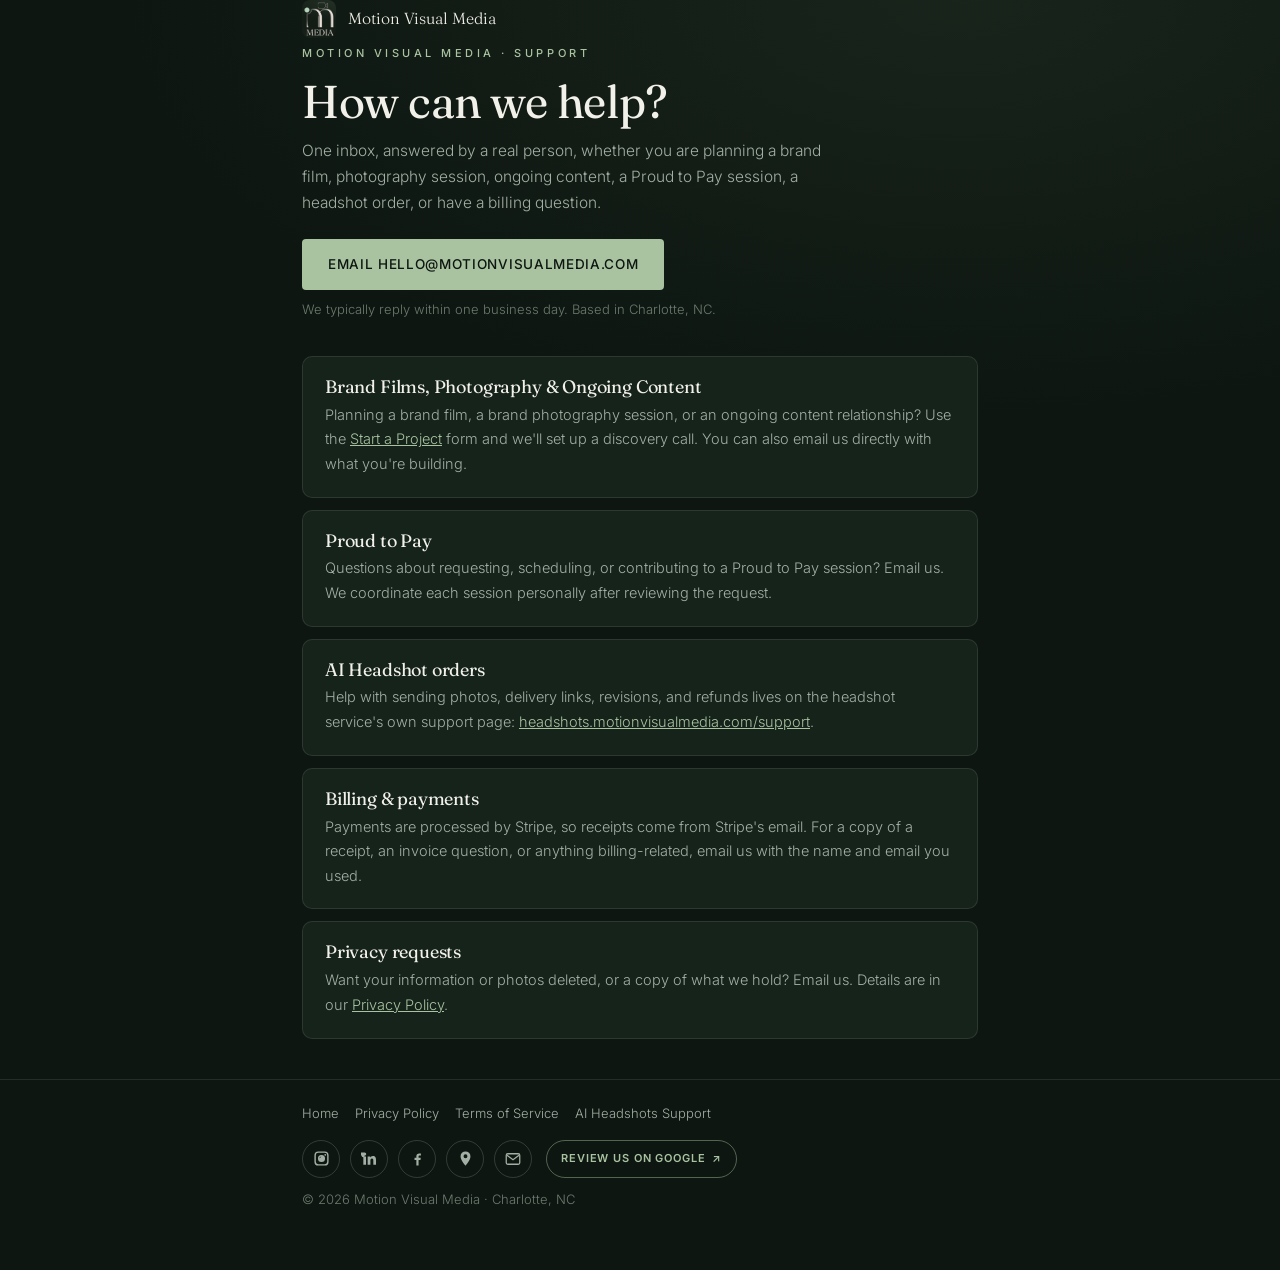
<file: support.html>
<!DOCTYPE html>
<html lang="en">
<head>
<meta charset="UTF-8">
<meta name="viewport" content="width=device-width, initial-scale=1.0">
<title>Support | Motion Visual Media</title>
<meta name="description" content="Get in touch with Motion Visual Media about brand films, brand photography, ongoing content, Proud to Pay, AI headshot orders, and billing.">
<link rel="canonical" href="https://motionvisualmedia.com/support">
<link rel="icon" href="favicon.ico" sizes="any">
<link rel="icon" type="image/png" sizes="32x32" href="favicon-32x32.png">
<link rel="icon" type="image/png" sizes="16x16" href="favicon-16x16.png">
<link rel="apple-touch-icon" sizes="180x180" href="apple-touch-icon.png">
<link rel="manifest" href="site.webmanifest">
<link rel="stylesheet" href="footer-social.css">
<link href="https://fonts.googleapis.com/css2?family=Fraunces:ital,opsz,wght@0,9..144,300;0,9..144,400;1,9..144,400&family=Inter:wght@300;400;500&display=swap" rel="stylesheet">
<style>
:root{--bg:#0d1611;--panel:#15231b;--ink:#f1f0e9;--mute:#a3afa4;--faint:#6d7a6f;--line:rgba(241,240,233,.10);--line2:rgba(241,240,233,.17);--accent:#a9c3a0;--accent-deep:#7ea173}
*{margin:0;padding:0;box-sizing:border-box}
body{background:var(--bg);color:var(--ink);font-family:'Inter',system-ui,sans-serif;font-weight:300;line-height:1.7;-webkit-font-smoothing:antialiased;background-image:radial-gradient(120% 60% at 75% 0%,rgba(126,161,115,.10),transparent 55%)}
h1,h2{font-family:'Fraunces',Georgia,serif;font-weight:400;letter-spacing:-.01em;line-height:1.1}
.wrap{max-width:720px;margin:0 auto;padding:0 22px}
header{padding:26px 0}
.brand{display:flex;align-items:center;gap:12px;text-decoration:none;color:inherit}
.brand img{width:auto;height:38px;border-radius:8px;border:0;object-fit:contain}
.brand span{font-family:'Fraunces',serif;font-size:16px}
.eyebrow{font-size:11px;letter-spacing:.32em;text-transform:uppercase;color:var(--accent);font-weight:500}
main{padding:26px 0 80px}
h1{font-size:clamp(32px,6vw,46px);margin:12px 0 10px}
.lede{color:var(--mute);font-size:15.5px;max-width:52ch}
.btn{display:inline-flex;align-items:center;justify-content:center;background:var(--accent);color:var(--bg);border-radius:4px;padding:14px 26px;font-size:13.5px;font-weight:500;letter-spacing:.05em;text-transform:uppercase;text-decoration:none;min-height:48px;margin:22px 0 8px;transition:.25s}
.btn:hover{background:var(--accent-deep)}
.reply{color:var(--faint);font-size:13px;margin-bottom:36px}
.card{background:var(--panel);border:1px solid var(--line);border-radius:10px;padding:20px 22px;margin-bottom:12px}
.card h2{font-size:18px;margin-bottom:6px}
.card p{color:var(--mute);font-size:14.5px}
a{color:var(--accent)}
footer{border-top:1px solid var(--line);padding:22px 0 60px;color:var(--faint);font-size:13px;margin-top:40px}
footer a{color:var(--mute);text-decoration:none;margin-right:16px}
</style>
</head>
<body>
<header class="wrap"><a class="brand" href="/"><img src="assets/mvm-logo-wordmark.png" alt="Motion Visual Media"><span>Motion Visual Media</span></a></header>
<main class="wrap">
  <span class="eyebrow">Motion Visual Media · Support</span>
  <h1>How can we help?</h1>
  <p class="lede">One inbox, answered by a real person, whether you are planning a brand film, photography session, ongoing content, a Proud to Pay session, a headshot order, or have a billing question.</p>
  <a class="btn" href="mailto:hello@motionvisualmedia.com">Email hello@motionvisualmedia.com</a>
  <p class="reply">We typically reply within one business day. Based in Charlotte, NC.</p>

  <div class="card">
    <h2>Brand Films, Photography &amp; Ongoing Content</h2>
    <p>Planning a brand film, a brand photography session, or an ongoing content relationship? Use the <a href="/start-a-project?source=support">Start a Project</a> form and we'll set up a discovery call. You can also email us directly with what you're building.</p>
  </div>
  <div class="card">
    <h2>Proud to Pay</h2>
    <p>Questions about requesting, scheduling, or contributing to a Proud to Pay session? Email us. We coordinate each session personally after reviewing the request.</p>
  </div>
  <div class="card">
    <h2>AI Headshot orders</h2>
    <p>Help with sending photos, delivery links, revisions, and refunds lives on the headshot service's own support page: <a href="https://headshots.motionvisualmedia.com/support">headshots.motionvisualmedia.com/support</a>.</p>
  </div>
  <div class="card">
    <h2>Billing &amp; payments</h2>
    <p>Payments are processed by Stripe, so receipts come from Stripe's email. For a copy of a receipt, an invoice question, or anything billing-related, email us with the name and email you used.</p>
  </div>
  <div class="card">
    <h2>Privacy requests</h2>
    <p>Want your information or photos deleted, or a copy of what we hold? Email us. Details are in our <a href="/privacy">Privacy Policy</a>.</p>
  </div>
</main>
<footer><div class="wrap">
  <a href="/">Home</a><a href="/privacy">Privacy Policy</a><a href="/terms">Terms of Service</a><a href="https://headshots.motionvisualmedia.com/support">AI Headshots Support</a>
  <div class="mvm-footer-socials" aria-label="Motion Visual Media social links"><a class="mvm-footer-social" href="https://www.instagram.com/motionvisualmedia/" target="_blank" rel="noopener" aria-label="Motion Visual Media on Instagram" title="Instagram"><svg viewBox="0 0 24 24" aria-hidden="true"><path d="M7.5 2h9A5.5 5.5 0 0 1 22 7.5v9a5.5 5.5 0 0 1-5.5 5.5h-9A5.5 5.5 0 0 1 2 16.5v-9A5.5 5.5 0 0 1 7.5 2Zm0 2A3.5 3.5 0 0 0 4 7.5v9A3.5 3.5 0 0 0 7.5 20h9a3.5 3.5 0 0 0 3.5-3.5v-9A3.5 3.5 0 0 0 16.5 4h-9Zm9.75 1.5a1.25 1.25 0 1 1 0 2.5 1.25 1.25 0 0 1-1.25-1.25A1.25 1.25 0 0 1 17.25 5.5ZM12 7a5 5 0 1 1 0 10 5 5 0 0 1 0-10Zm0 2a3 3 0 1 0 0 6 3 3 0 0 1-3-3Z"/></svg></a><a class="mvm-footer-social" href="https://www.linkedin.com/company/motion-visual-media/" target="_blank" rel="noopener" aria-label="Motion Visual Media on LinkedIn" title="LinkedIn"><svg viewBox="0 0 24 24" aria-hidden="true"><path d="M5.2 3.5a2.2 2.2 0 1 1 0 4.4 2.2 2.2 0 0 1-4.4 0 2.2 2.2 0 0 1 0-4.4ZM3.3 9h3.8v11.7H3.3V9Zm6.1 0h3.6v1.6h.1c.5-.9 1.7-2 3.6-2 3.8 0 4.5 2.5 4.5 5.8v6.3h-3.8v-5.6c0-1.3 0-3-1.9-3s-2.2 1.4-2.2 2.9v5.7H9.4V9Z"/></svg></a><a class="mvm-footer-social" href="https://www.facebook.com/MotionVisualMedia/" target="_blank" rel="noopener" aria-label="Motion Visual Media on Facebook" title="Facebook"><svg viewBox="0 0 24 24" aria-hidden="true"><path d="M13.5 22v-8h2.7l.4-3h-3.1V9.1c0-.9.3-1.5 1.6-1.5h1.7V5c-.3 0-1.3-.1-2.4-.1-2.4 0-4 1.4-4 4V11H7.8v3h2.6v8h3.1Z"/></svg></a><a class="mvm-footer-social" href="https://share.google/OE66E5vl8DPdtf6TE" target="_blank" rel="noopener" aria-label="Motion Visual Media on Google Business" title="Google Business"><svg viewBox="0 0 24 24" aria-hidden="true"><path d="M12 2a7 7 0 0 0-7 7c0 5.25 7 13 7 13s7-7.75 7-13a7 7 0 0 0-7-7Zm0 9.5A2.5 2.5 0 1 1 12 6a2.5 2.5 0 0 1 0 5.5Z"/></svg></a><a class="mvm-footer-social email" href="mailto:hello@motionvisualmedia.com" aria-label="Email Motion Visual Media" title="Email"><svg viewBox="0 0 24 24" aria-hidden="true"><rect x="3" y="5" width="18" height="14" rx="2"/><path d="m4 7 8 6 8-6"/></svg></a><a class="mvm-google-review" href="https://g.page/r/CXLVPsQyF-KzEBM/review" target="_blank" rel="noopener" aria-label="Review Motion Visual Media on Google">Review us on Google <span aria-hidden="true">↗</span></a></div>
  <p style="margin-top:10px">© 2026 Motion Visual Media · Charlotte, NC</p>
</div></footer>
</body>
</html>
</file>
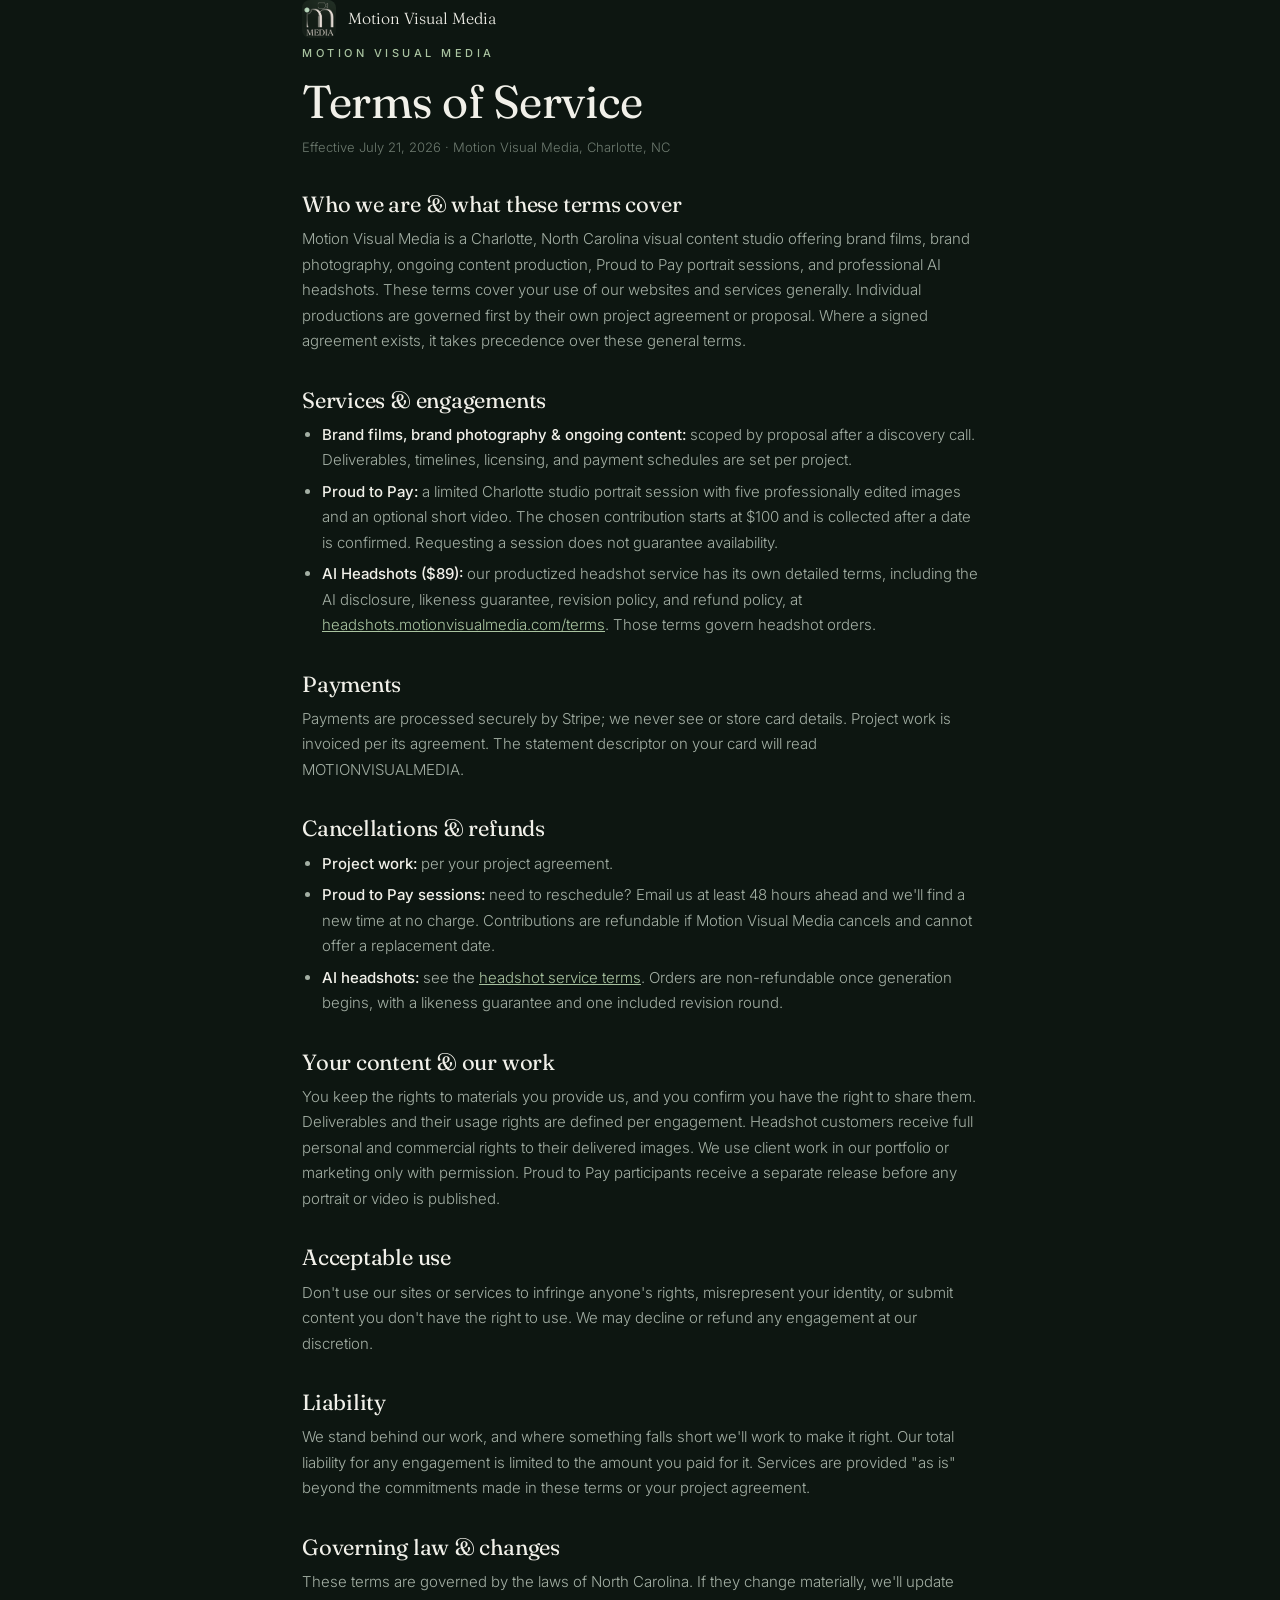
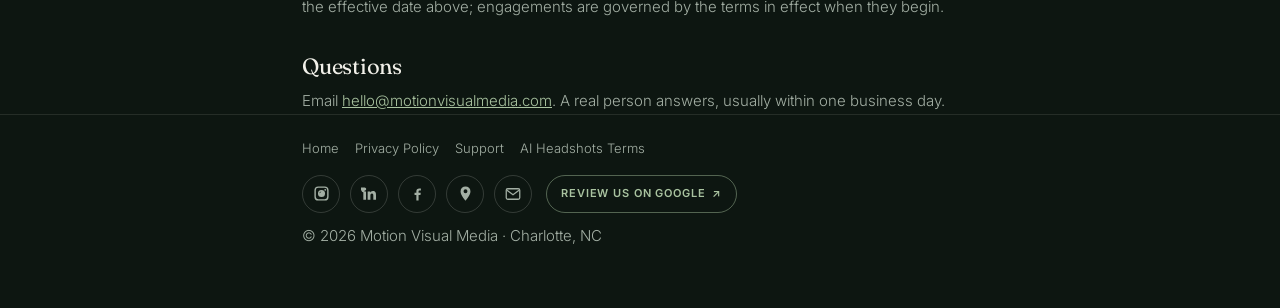
<file: terms.html>
<!DOCTYPE html>
<html lang="en">
<head>
<meta charset="UTF-8">
<meta name="viewport" content="width=device-width, initial-scale=1.0">
<title>Terms of Service | Motion Visual Media</title>
<meta name="description" content="Terms of service for Motion Visual Media: brand films, brand photography, ongoing content, Proud to Pay, and AI headshots.">
<link rel="canonical" href="https://motionvisualmedia.com/terms">
<link rel="icon" href="favicon.ico" sizes="any">
<link rel="icon" type="image/png" sizes="32x32" href="favicon-32x32.png">
<link rel="icon" type="image/png" sizes="16x16" href="favicon-16x16.png">
<link rel="apple-touch-icon" sizes="180x180" href="apple-touch-icon.png">
<link rel="manifest" href="site.webmanifest">
<link rel="stylesheet" href="footer-social.css">
<link href="https://fonts.googleapis.com/css2?family=Fraunces:ital,opsz,wght@0,9..144,300;0,9..144,400;1,9..144,400&family=Inter:wght@300;400;500&display=swap" rel="stylesheet">
<style>
:root{--bg:#0d1611;--panel:#15231b;--ink:#f1f0e9;--mute:#a3afa4;--faint:#6d7a6f;--line:rgba(241,240,233,.10);--accent:#a9c3a0}
*{margin:0;padding:0;box-sizing:border-box}
body{background:var(--bg);color:var(--ink);font-family:'Inter',system-ui,sans-serif;font-weight:300;line-height:1.7;-webkit-font-smoothing:antialiased}
h1,h2{font-family:'Fraunces',Georgia,serif;font-weight:400;letter-spacing:-.01em;line-height:1.1}
.wrap{max-width:720px;margin:0 auto;padding:0 22px}
header{padding:26px 0}
.brand{display:flex;align-items:center;gap:12px;text-decoration:none;color:inherit}
.brand img{width:auto;height:38px;border-radius:8px;border:0;object-fit:contain}
.brand span{font-family:'Fraunces',serif;font-size:16px}
.eyebrow{font-size:11px;letter-spacing:.32em;text-transform:uppercase;color:var(--accent);font-weight:500}
main{padding:26px 0 80px}
h1{font-size:clamp(32px,6vw,46px);margin:12px 0 8px}
.updated{color:var(--faint);font-size:13px;margin-bottom:34px}
h2{font-size:22px;margin:34px 0 10px}
p,li{color:var(--mute);font-size:15px}
ul{padding-left:20px;margin:10px 0}
li{margin-bottom:6px}
strong{color:var(--ink);font-weight:500}
a{color:var(--accent)}
footer{border-top:1px solid var(--line);padding:22px 0 60px;color:var(--faint);font-size:13px}
footer a{color:var(--mute);text-decoration:none;margin-right:16px}
</style>
</head>
<body>
<header class="wrap"><a class="brand" href="/"><img src="assets/mvm-logo-wordmark.png" alt="Motion Visual Media"><span>Motion Visual Media</span></a></header>
<main class="wrap">
  <span class="eyebrow">Motion Visual Media</span>
  <h1>Terms of Service</h1>
  <p class="updated">Effective July 21, 2026 · Motion Visual Media, Charlotte, NC</p>

  <h2>Who we are &amp; what these terms cover</h2>
  <p>Motion Visual Media is a Charlotte, North Carolina visual content studio offering brand films, brand photography, ongoing content production, Proud to Pay portrait sessions, and professional AI headshots. These terms cover your use of our websites and services generally. Individual productions are governed first by their own project agreement or proposal. Where a signed agreement exists, it takes precedence over these general terms.</p>

  <h2>Services &amp; engagements</h2>
  <ul>
    <li><strong>Brand films, brand photography &amp; ongoing content:</strong> scoped by proposal after a discovery call. Deliverables, timelines, licensing, and payment schedules are set per project.</li>
    <li><strong>Proud to Pay:</strong> a limited Charlotte studio portrait session with five professionally edited images and an optional short video. The chosen contribution starts at $100 and is collected after a date is confirmed. Requesting a session does not guarantee availability.</li>
    <li><strong>AI Headshots ($89):</strong> our productized headshot service has its own detailed terms, including the AI disclosure, likeness guarantee, revision policy, and refund policy, at <a href="https://headshots.motionvisualmedia.com/terms">headshots.motionvisualmedia.com/terms</a>. Those terms govern headshot orders.</li>
  </ul>

  <h2>Payments</h2>
  <p>Payments are processed securely by Stripe; we never see or store card details. Project work is invoiced per its agreement. The statement descriptor on your card will read MOTIONVISUALMEDIA.</p>

  <h2>Cancellations &amp; refunds</h2>
  <ul>
    <li><strong>Project work:</strong> per your project agreement.</li>
    <li><strong>Proud to Pay sessions:</strong> need to reschedule? Email us at least 48 hours ahead and we'll find a new time at no charge. Contributions are refundable if Motion Visual Media cancels and cannot offer a replacement date.</li>
    <li><strong>AI headshots:</strong> see the <a href="https://headshots.motionvisualmedia.com/terms">headshot service terms</a>. Orders are non-refundable once generation begins, with a likeness guarantee and one included revision round.</li>
  </ul>

  <h2>Your content &amp; our work</h2>
  <p>You keep the rights to materials you provide us, and you confirm you have the right to share them. Deliverables and their usage rights are defined per engagement. Headshot customers receive full personal and commercial rights to their delivered images. We use client work in our portfolio or marketing only with permission. Proud to Pay participants receive a separate release before any portrait or video is published.</p>

  <h2>Acceptable use</h2>
  <p>Don't use our sites or services to infringe anyone's rights, misrepresent your identity, or submit content you don't have the right to use. We may decline or refund any engagement at our discretion.</p>

  <h2>Liability</h2>
  <p>We stand behind our work, and where something falls short we'll work to make it right. Our total liability for any engagement is limited to the amount you paid for it. Services are provided "as is" beyond the commitments made in these terms or your project agreement.</p>

  <h2>Governing law &amp; changes</h2>
  <p>These terms are governed by the laws of North Carolina. If they change materially, we'll update the effective date above; engagements are governed by the terms in effect when they begin.</p>

  <h2>Questions</h2>
  <p>Email <a href="mailto:hello@motionvisualmedia.com">hello@motionvisualmedia.com</a>. A real person answers, usually within one business day.</p>
</main>
<footer><div class="wrap">
  <a href="/">Home</a><a href="/privacy">Privacy Policy</a><a href="/support">Support</a><a href="https://headshots.motionvisualmedia.com/terms">AI Headshots Terms</a>
  <div class="mvm-footer-socials" aria-label="Motion Visual Media social links"><a class="mvm-footer-social" href="https://www.instagram.com/motionvisualmedia/" target="_blank" rel="noopener" aria-label="Motion Visual Media on Instagram" title="Instagram"><svg viewBox="0 0 24 24" aria-hidden="true"><path d="M7.5 2h9A5.5 5.5 0 0 1 22 7.5v9a5.5 5.5 0 0 1-5.5 5.5h-9A5.5 5.5 0 0 1 2 16.5v-9A5.5 5.5 0 0 1 7.5 2Zm0 2A3.5 3.5 0 0 0 4 7.5v9A3.5 3.5 0 0 0 7.5 20h9a3.5 3.5 0 0 0 3.5-3.5v-9A3.5 3.5 0 0 0 16.5 4h-9Zm9.75 1.5a1.25 1.25 0 1 1 0 2.5 1.25 1.25 0 0 1-1.25-1.25A1.25 1.25 0 0 1 17.25 5.5ZM12 7a5 5 0 1 1 0 10 5 5 0 0 1 0-10Zm0 2a3 3 0 1 0 0 6 3 3 0 0 1-3-3Z"/></svg></a><a class="mvm-footer-social" href="https://www.linkedin.com/company/motion-visual-media/" target="_blank" rel="noopener" aria-label="Motion Visual Media on LinkedIn" title="LinkedIn"><svg viewBox="0 0 24 24" aria-hidden="true"><path d="M5.2 3.5a2.2 2.2 0 1 1 0 4.4 2.2 2.2 0 0 1-4.4 0 2.2 2.2 0 0 1 0-4.4ZM3.3 9h3.8v11.7H3.3V9Zm6.1 0h3.6v1.6h.1c.5-.9 1.7-2 3.6-2 3.8 0 4.5 2.5 4.5 5.8v6.3h-3.8v-5.6c0-1.3 0-3-1.9-3s-2.2 1.4-2.2 2.9v5.7H9.4V9Z"/></svg></a><a class="mvm-footer-social" href="https://www.facebook.com/MotionVisualMedia/" target="_blank" rel="noopener" aria-label="Motion Visual Media on Facebook" title="Facebook"><svg viewBox="0 0 24 24" aria-hidden="true"><path d="M13.5 22v-8h2.7l.4-3h-3.1V9.1c0-.9.3-1.5 1.6-1.5h1.7V5c-.3 0-1.3-.1-2.4-.1-2.4 0-4 1.4-4 4V11H7.8v3h2.6v8h3.1Z"/></svg></a><a class="mvm-footer-social" href="https://share.google/OE66E5vl8DPdtf6TE" target="_blank" rel="noopener" aria-label="Motion Visual Media on Google Business" title="Google Business"><svg viewBox="0 0 24 24" aria-hidden="true"><path d="M12 2a7 7 0 0 0-7 7c0 5.25 7 13 7 13s7-7.75 7-13a7 7 0 0 0-7-7Zm0 9.5A2.5 2.5 0 1 1 12 6a2.5 2.5 0 0 1 0 5.5Z"/></svg></a><a class="mvm-footer-social email" href="mailto:hello@motionvisualmedia.com" aria-label="Email Motion Visual Media" title="Email"><svg viewBox="0 0 24 24" aria-hidden="true"><rect x="3" y="5" width="18" height="14" rx="2"/><path d="m4 7 8 6 8-6"/></svg></a><a class="mvm-google-review" href="https://g.page/r/CXLVPsQyF-KzEBM/review" target="_blank" rel="noopener" aria-label="Review Motion Visual Media on Google">Review us on Google <span aria-hidden="true">↗</span></a></div>
  <p style="margin-top:10px">© 2026 Motion Visual Media · Charlotte, NC</p>
</div></footer>
</body>
</html>
</file>
<file: footer-social.css>
.mvm-footer-socials{display:flex;align-items:center;flex-wrap:wrap;gap:10px;margin-top:16px}
.mvm-footer-social{display:inline-flex!important;align-items:center;justify-content:center;width:38px;height:38px;margin:0!important;padding:0!important;border:1px solid rgba(241,240,233,.17);border-radius:50%;color:#a3afa4!important;transition:color .25s,border-color .25s,transform .25s}
.mvm-footer-social:hover{color:#a9c3a0!important;border-color:#a9c3a0;transform:translateY(-2px)}
.mvm-footer-social:focus-visible{outline:2px solid #a9c3a0;outline-offset:3px}
.mvm-footer-social svg{width:17px;height:17px;fill:currentColor}
.mvm-footer-social.email svg{width:18px;height:18px;fill:none;stroke:currentColor;stroke-width:1.7}
.mvm-google-review{display:inline-flex!important;align-items:center;gap:6px;min-height:38px;margin:0 0 0 4px!important;padding:0 14px!important;border:1px solid rgba(169,195,160,.45);border-radius:999px;color:#a9c3a0!important;font-size:11px!important;font-weight:600!important;letter-spacing:.08em;text-transform:uppercase;transition:color .25s,border-color .25s,background .25s,transform .25s}
.mvm-google-review:hover{color:#0d1611!important;border-color:#a9c3a0;background:#a9c3a0;transform:translateY(-2px)}
.mvm-google-review:focus-visible{outline:2px solid #a9c3a0;outline-offset:3px}
@media(max-width:480px){.mvm-google-review{flex-basis:fit-content;margin-left:0!important}}
</file>
<file: service-pages.css>
:root{--bg:#0d1611;--bg-soft:#121e17;--panel:#15231b;--ink:#f1f0e9;--muted:#a3afa4;--faint:#6d7a6f;--line:rgba(241,240,233,.12);--accent:#a9c3a0;--display:Fraunces,Georgia,serif;--sans:Inter,system-ui,sans-serif}
*{box-sizing:border-box}html{scroll-behavior:smooth}body{margin:0;background:var(--bg);color:var(--ink);font:300 16px/1.65 var(--sans);-webkit-font-smoothing:antialiased}a{color:inherit;text-decoration:none}.wrap{max-width:1180px;margin:auto;padding:0 28px}h1,h2,h3{font-family:var(--display);font-weight:400;line-height:1.05;letter-spacing:-.02em}.eyebrow{color:var(--accent);font-size:11px;letter-spacing:.28em;text-transform:uppercase;font-weight:500}.hero{padding:110px 0 90px;background:radial-gradient(80% 80% at 85% 10%,rgba(126,161,115,.16),transparent 60%)}.hero h1{font-size:clamp(52px,8vw,100px);max-width:850px;margin:22px 0}.hero p{max-width:650px;color:var(--muted);font-size:19px}.actions{display:flex;gap:14px;flex-wrap:wrap;margin-top:34px}.btn{display:inline-block;padding:13px 22px;border:1px solid var(--line);font-size:12px;letter-spacing:.12em;text-transform:uppercase}.btn.primary{background:var(--accent);color:var(--bg);border-color:var(--accent);font-weight:500}.section{padding:86px 0;border-top:1px solid var(--line)}.section h2{font-size:clamp(34px,5vw,62px);max-width:720px;margin:16px 0 26px}.intro{max-width:720px;color:var(--muted);font-size:18px}.cards{display:grid;grid-template-columns:repeat(3,1fr);gap:1px;background:var(--line);margin-top:46px}.card{background:var(--bg-soft);padding:32px}.card h3{font-size:27px;margin:14px 0}.card p{color:var(--muted);font-size:15px}.price{color:var(--accent);font:italic 17px var(--display)}.case{display:grid;grid-template-columns:minmax(280px,420px) 1fr;gap:50px;align-items:center;background:var(--panel);padding:24px}.case img{width:100%;aspect-ratio:2/3;object-fit:cover;object-position:center top}.case h2{font-size:clamp(34px,4vw,54px);margin:14px 0}.case p{color:var(--muted)}.note{border-left:2px solid var(--accent);padding:14px 0 14px 18px;color:var(--muted);font-size:14px}.faq{max-width:820px;border-top:1px solid var(--line)}details{border-bottom:1px solid var(--line)}summary{cursor:pointer;padding:21px 0;font:400 22px var(--display);list-style:none}summary::-webkit-details-marker{display:none}summary::after{content:'+';float:right;color:var(--accent);font-family:var(--sans)}details[open] summary::after{content:'×'}details p{color:var(--muted);max-width:700px;padding:0 30px 22px 0;margin:0}.footer{padding:46px 0;color:var(--faint);font-size:13px;border-top:1px solid var(--line)}.footer a{color:var(--muted)}@media(max-width:720px){.wrap{padding:0 20px}.hero{padding:80px 0 64px}.hero p{font-size:17px}.section{padding:62px 0}.cards,.case{grid-template-columns:1fr}.case{padding:14px;gap:24px}.case img{aspect-ratio:2/3;object-position:center top}.card{padding:26px}.actions .btn{width:100%;text-align:center}}
</file>
<file: site-navigation.css>
:root{--mvm-nav-height:89px}
body.has-mvm-site-header{padding-top:var(--mvm-nav-height)}
.mvm-site-header{position:fixed;inset:0 0 auto;z-index:200;display:flex;align-items:center;justify-content:space-between;min-height:var(--mvm-nav-height);padding:14px 34px;background:color-mix(in srgb,var(--bg) 92%,transparent);border-bottom:1px solid var(--line);backdrop-filter:blur(18px) saturate(130%);-webkit-backdrop-filter:blur(18px) saturate(130%)}
.mvm-site-header a{color:inherit;text-decoration:none}.mvm-logo{display:flex;align-items:center;z-index:210;flex-shrink:0}.mvm-logo img{display:block;height:44px;width:auto;border-radius:9px;object-fit:contain}
.mvm-navlinks{display:flex;align-items:center;gap:28px;margin-left:auto}.mvm-navlinks>a,.mvm-more summary{font:500 12px/1 var(--sans);letter-spacing:.12em;text-transform:uppercase;color:var(--muted);white-space:nowrap;transition:color .25s}.mvm-navlinks>a:hover,.mvm-more summary:hover{color:var(--ink)}
.mvm-more{position:relative}.mvm-more summary{display:flex;align-items:center;gap:6px;padding:0!important;list-style:none;cursor:pointer}.mvm-more summary::-webkit-details-marker{display:none}.mvm-more summary::after{content:"+"!important;float:none!important;font:400 16px/1 var(--sans)!important;color:var(--accent)!important}.mvm-more[open] summary::after{content:"−"!important}
.mvm-dropdown{position:absolute;top:calc(100% + 18px);right:0;min-width:230px;padding:10px;background:color-mix(in srgb,var(--panel) 90%,transparent);border:1px solid var(--line);border-radius:12px;box-shadow:0 24px 52px -28px #000;backdrop-filter:blur(22px);-webkit-backdrop-filter:blur(22px)}.mvm-dropdown a{display:block;padding:12px 14px;border-radius:8px;color:var(--muted);font-size:13px}.mvm-dropdown a:hover{background:rgba(169,195,160,.1);color:var(--ink)}
.mvm-nav-right{display:flex;align-items:center;gap:16px;margin-left:20px;z-index:210}.mvm-nav-cta{display:inline-block;padding:12px 20px;background:var(--accent);color:var(--bg)!important;font:500 12px/1 var(--sans);letter-spacing:.1em;text-transform:uppercase;white-space:nowrap}.mvm-burger{display:none;align-items:center;justify-content:center;width:44px;height:44px;border:1px solid var(--line);border-radius:50%;background:transparent;color:var(--ink);cursor:pointer}.mvm-burger span{display:block;width:16px;height:1.5px;margin:2.5px auto;background:currentColor;transition:transform .3s,opacity .3s}body.mvm-menu-open .mvm-burger span:nth-child(1){transform:translateY(6.5px) rotate(45deg)}body.mvm-menu-open .mvm-burger span:nth-child(2){opacity:0}body.mvm-menu-open .mvm-burger span:nth-child(3){transform:translateY(-6.5px) rotate(-45deg)}
.mvm-mobile-menu{position:fixed;inset:0;z-index:190;display:flex;flex-direction:column;padding:102px 26px 26px;background:rgba(13,22,17,.98);opacity:0;visibility:hidden;overflow-y:auto;transition:opacity .3s,visibility .3s}.mvm-menu-open .mvm-mobile-menu{opacity:1;visibility:visible}.mvm-current-context{display:flex;align-items:center;gap:9px;margin:0 0 16px;padding:10px 12px;border:1px solid var(--line);border-radius:10px;color:var(--accent);font-size:11px;letter-spacing:.13em;text-transform:uppercase}.mvm-current-context strong{font:400 15px var(--display);letter-spacing:0;text-transform:none;color:var(--ink)}.mvm-camera{font-size:15px;line-height:1}
.mvm-mobile-menu>a,.mvm-services-trigger a{padding:13px 0;border-bottom:1px solid var(--line);color:var(--ink);font:400 31px/1.15 var(--display)}.mvm-services{border-bottom:1px solid var(--line)}.mvm-services-trigger{display:flex;align-items:center;justify-content:space-between}.mvm-services-trigger a{flex:1;border:0}.mvm-services-toggle{width:38px;height:38px;border:1px solid var(--line);border-radius:50%;background:transparent;color:var(--accent);font:300 25px/1 var(--sans);cursor:pointer;transition:transform .25s}.mvm-services-open .mvm-services-toggle{transform:rotate(45deg)}.mvm-service-links{display:grid;grid-template-rows:0fr;transition:grid-template-rows .3s}.mvm-service-links>div{overflow:hidden}.mvm-services-open .mvm-service-links{grid-template-rows:1fr}.mvm-service-links a{display:block;padding:10px 0 10px 18px;color:var(--muted);font-size:16px;border-top:1px solid var(--line)}.mvm-service-links a.is-current{color:var(--accent);font-weight:500}.mvm-mobile-extra{margin-top:18px;padding:14px 16px;border:1px solid var(--line);border-radius:14px;background:rgba(21,35,27,.8)}.mvm-mobile-extra .eyebrow{display:block;margin-bottom:5px}.mvm-mobile-extra a{display:block;padding:10px 0;color:var(--muted);border-top:1px solid var(--line)}.mvm-mobile-extra a:first-of-type{border-top:0}.mvm-mobile-contact{margin:22px 0;color:var(--muted)}.mvm-mobile-contact .eyebrow{display:block;margin-bottom:6px}
@media(max-width:1000px){:root{--mvm-nav-height:70px}.mvm-site-header{min-height:var(--mvm-nav-height);padding:12px 20px}.mvm-logo img{height:38px;border-radius:8px}.mvm-navlinks,.mvm-nav-cta{display:none}.mvm-burger{display:block;margin-left:0}.mvm-nav-right{margin-left:auto}}
</file>
<file: jasmine-portraits.css>
#jasmine-study,#jasmine-feature{scroll-margin-top:110px}.portrait-study-index{grid-template-columns:1fr}.jasmine-gallery{display:grid;grid-template-columns:repeat(2,minmax(0,1fr));gap:64px 32px;align-items:start}.jasmine-gallery figure{margin:0}.jasmine-gallery figure:first-child,.jasmine-gallery figure:last-child{grid-column:1/-1;width:65%;justify-self:center}.jasmine-gallery img{display:block;width:100%;height:auto}.jasmine-gallery figcaption{display:flex;justify-content:space-between;padding-top:12px;font-size:11px;letter-spacing:.12em;text-transform:uppercase;color:var(--faint)}.jasmine-feature-images{display:grid;grid-template-columns:1fr 1fr;gap:28px;margin:38px 0}.jasmine-feature-images img{width:100%;height:auto;display:block}@media(max-width:620px){.jasmine-gallery{grid-template-columns:1fr;gap:40px}.jasmine-gallery figure:first-child,.jasmine-gallery figure:last-child{width:100%}.jasmine-feature-images{gap:14px}.jasmine-feature-images img{min-width:0}}
</file>
<file: portraits.css>
.portrait-hero{padding:clamp(58px,8vw,104px) 0 88px;background:radial-gradient(70% 80% at 90% 12%,rgba(126,161,115,.17),transparent 62%)}
.portrait-hero-grid{display:grid;grid-template-columns:minmax(0,.92fr) minmax(360px,.68fr);gap:clamp(42px,7vw,96px);align-items:center}
.portrait-hero-copy h1{max-width:690px;margin:20px 0 24px;font-size:clamp(54px,7vw,94px)}
.portrait-hero-copy .lead{max-width:610px;margin:0;color:var(--muted);font-size:clamp(18px,2vw,22px)}
.portrait-hero-figure{position:relative;margin:0;padding:0 0 30px 30px}
.portrait-hero-figure::before{content:"";position:absolute;inset:34px 28px 0 0;border:1px solid rgba(169,195,160,.34);border-radius:190px 190px 14px 14px}
.portrait-hero-image{position:relative;display:block;width:100%;height:auto;aspect-ratio:2/3;object-fit:cover;object-position:center top;border-radius:190px 190px 14px 14px;box-shadow:0 38px 80px -45px #000}
.portrait-hero-caption{position:relative;display:flex;justify-content:space-between;gap:20px;margin-top:15px;color:var(--faint);font-size:10px;letter-spacing:.15em;text-transform:uppercase}
.portrait-study-index-section{padding:clamp(54px,7vw,88px) 0;background:var(--bg-soft);border-top:1px solid var(--line);border-bottom:1px solid var(--line);scroll-margin-top:90px}
.portrait-study-index-wrap{display:grid;grid-template-columns:minmax(260px,.55fr) minmax(0,1fr);gap:clamp(32px,6vw,84px);align-items:end}
.portrait-study-index-copy h2{margin:12px 0 18px;font-size:clamp(32px,4vw,52px)}
.portrait-study-index-copy p{max-width:460px;margin:0;color:var(--muted);font-size:16px}
.portrait-study-index{display:grid;grid-template-columns:repeat(2,minmax(0,1fr));gap:16px}
.portrait-study-card{display:grid;grid-template-columns:112px minmax(0,1fr);gap:18px;align-items:center;padding:14px;border:1px solid var(--line);background:rgba(255,255,255,.018);transition:border-color .25s ease,transform .25s ease,background .25s ease}
.portrait-study-card:hover{transform:translateY(-3px);border-color:rgba(169,195,160,.48);background:rgba(169,195,160,.05)}
.portrait-study-card img{display:block;width:112px;height:142px;object-fit:cover;object-position:center top;background:var(--panel)}
.portrait-study-card span{display:flex;min-width:0;flex-direction:column}
.portrait-study-card small{color:var(--accent);font-size:9px;letter-spacing:.14em;text-transform:uppercase}
.portrait-study-card strong{margin-top:9px;font:400 clamp(22px,2.5vw,30px)/1.05 var(--display);color:var(--text)}
.portrait-study-card em{margin-top:10px;color:var(--faint);font-size:10px;font-style:normal;letter-spacing:.08em;text-transform:uppercase}
.portrait-study{scroll-margin-top:92px}
.portrait-study+.portrait-study{margin-top:clamp(110px,16vw,210px);padding-top:clamp(80px,11vw,140px);border-top:1px solid var(--line)}
.portrait-intro{display:grid;grid-template-columns:minmax(0,.8fr) minmax(300px,.55fr);gap:clamp(32px,8vw,110px);align-items:end;margin-bottom:54px}
.portrait-intro h2{margin-bottom:0}
.portrait-intro p{margin:0;color:var(--muted);font-size:17px}
.portrait-gallery{display:grid;grid-template-columns:repeat(12,minmax(0,1fr));gap:clamp(14px,2vw,24px);align-items:start}
.portrait-photo{margin:0}
.portrait-photo img{display:block;width:100%;height:auto;aspect-ratio:2/3;object-fit:cover;object-position:center top;background:var(--panel)}
.portrait-photo figcaption{display:flex;justify-content:space-between;gap:16px;padding-top:11px;color:var(--faint);font-size:10px;letter-spacing:.12em;text-transform:uppercase}
.portrait-photo:nth-child(1){grid-column:1/span 6}
.portrait-photo:nth-child(2){grid-column:8/span 5;margin-top:clamp(70px,11vw,150px)}
.portrait-photo:nth-child(3){grid-column:2/span 5;margin-top:clamp(30px,6vw,80px)}
.portrait-photo:nth-child(4){grid-column:7/span 6;margin-top:clamp(130px,18vw,240px)}
.portrait-photo:nth-child(5){grid-column:3/span 8;margin-top:clamp(45px,8vw,110px)}
.morgan-gallery .portrait-photo:nth-child(1){grid-column:1/span 9;margin-top:0}
.morgan-gallery .portrait-photo:nth-child(2){grid-column:8/span 5;margin-top:clamp(90px,12vw,160px)}
.morgan-gallery .portrait-photo:nth-child(3){grid-column:2/span 10;margin-top:clamp(55px,8vw,100px)}
.morgan-gallery .portrait-photo:nth-child(4){grid-column:1/span 5;margin-top:clamp(70px,10vw,130px)}
.morgan-gallery .portrait-photo:nth-child(5){grid-column:7/span 6;margin-top:clamp(120px,16vw,210px)}
.morgan-gallery .portrait-photo.is-landscape img{aspect-ratio:3/2;object-position:center}
.portrait-credit{display:flex;justify-content:space-between;gap:28px;align-items:center;margin-top:clamp(54px,7vw,86px);padding:22px 0;border-top:1px solid var(--line);border-bottom:1px solid var(--line)}
.portrait-credit>span{color:var(--faint);font-size:10px;letter-spacing:.14em;text-transform:uppercase}
.portrait-credit a{display:grid;grid-template-columns:auto auto 18px;gap:10px 16px;align-items:center;color:var(--text)}
.portrait-credit strong{font:400 clamp(22px,2.5vw,30px)/1 var(--display)}
.portrait-credit em{color:var(--accent);font-size:12px;font-style:normal;letter-spacing:.04em}
.portrait-credit b{grid-column:3;grid-row:1/span 2;color:var(--accent);font-size:18px;font-weight:400}
.portrait-quote{max-width:780px;margin:clamp(78px,10vw,130px) auto 0;text-align:center}
.portrait-quote p{margin:14px 0 0;font:400 clamp(30px,4.5vw,54px)/1.12 var(--display);letter-spacing:-.02em}
.portrait-cta{margin-top:clamp(84px,12vw,150px);padding:clamp(44px,7vw,78px);background:linear-gradient(135deg,var(--panel),var(--bg-soft));border:1px solid var(--line);text-align:center}
.portrait-cta h2{max-width:760px;margin:16px auto 20px}
.portrait-cta p{max-width:590px;margin:0 auto;color:var(--muted);font-size:17px}
.portrait-cta .actions{justify-content:center}
@media(max-width:860px){.portrait-hero-grid{grid-template-columns:1fr;gap:48px}.portrait-hero-copy{max-width:700px}.portrait-hero-figure{width:min(82vw,560px);margin-left:auto}.portrait-study-index-wrap{grid-template-columns:1fr}.portrait-study-index-copy p{max-width:620px}.portrait-intro{grid-template-columns:1fr;align-items:start}.portrait-intro p{max-width:620px}.portrait-photo:nth-child(1){grid-column:1/span 7}.portrait-photo:nth-child(2){grid-column:8/span 5}.portrait-photo:nth-child(3){grid-column:2/span 6}.portrait-photo:nth-child(4){grid-column:8/span 5}.portrait-photo:nth-child(5){grid-column:2/span 10}.morgan-gallery .portrait-photo:nth-child(1){grid-column:1/span 10}.morgan-gallery .portrait-photo:nth-child(2){grid-column:8/span 5}.morgan-gallery .portrait-photo:nth-child(3){grid-column:2/span 10}.morgan-gallery .portrait-photo:nth-child(4){grid-column:1/span 6}.morgan-gallery .portrait-photo:nth-child(5){grid-column:7/span 6}}
@media(max-width:620px){.portrait-hero{padding-top:50px;padding-bottom:66px}.portrait-hero-copy h1{font-size:clamp(48px,15vw,70px)}.portrait-hero-figure{width:calc(100% - 16px);padding:0 0 18px 18px}.portrait-hero-figure::before{inset:20px 16px 0 0}.portrait-hero-image{border-radius:140px 140px 10px 10px}.portrait-hero-caption{font-size:9px}.portrait-study-index{display:block}.portrait-study-card{grid-template-columns:94px minmax(0,1fr);margin-top:12px}.portrait-study-card img{width:94px;height:120px}.portrait-study+.portrait-study{margin-top:96px;padding-top:72px}.portrait-intro{margin-bottom:32px}.portrait-gallery{display:block}.portrait-photo{width:100%;margin:0 0 48px!important}.portrait-photo:nth-child(even){width:87%;margin-left:auto!important}.portrait-photo.is-landscape{width:100%!important}.portrait-photo figcaption{font-size:9px}.portrait-credit{align-items:flex-start;flex-direction:column;gap:14px}.portrait-credit a{width:100%;grid-template-columns:auto 18px}.portrait-credit strong{grid-column:1}.portrait-credit em{grid-column:1}.portrait-credit b{grid-column:2}.portrait-quote{margin-top:72px}.portrait-cta{padding:42px 22px}.portrait-cta .btn{width:100%;text-align:center}}
@media(prefers-reduced-motion:reduce){html{scroll-behavior:auto}}
</file>
<file: inquiry-page.css>
.inquiry-page{background:var(--bg)}
.inquiry-hero{padding:88px 0 96px;background:radial-gradient(80% 70% at 10% 8%,rgba(126,161,115,.15),transparent 62%)}
.inquiry-layout{display:grid;grid-template-columns:minmax(0,.86fr) minmax(520px,1fr);gap:72px;align-items:start}
.inquiry-intro{position:sticky;top:calc(var(--mvm-nav-height) + 42px)}
.inquiry-intro h1{max-width:650px;margin:20px 0 24px;font-size:clamp(50px,6vw,82px)}
.inquiry-intro .lede{max-width:640px;margin:0;color:var(--muted);font-size:19px}
.fit-list{margin-top:46px;border-top:1px solid var(--line)}
.fit-list article{display:grid;grid-template-columns:38px 1fr;gap:18px;padding:22px 0;border-bottom:1px solid var(--line)}
.fit-list article>span{color:var(--accent);font-size:11px;letter-spacing:.16em}
.fit-list h2{margin:0 0 5px;font:400 23px/1.15 var(--display)}
.fit-list p{margin:0;color:var(--muted);font-size:14px;line-height:1.6}
.starting-points{margin-top:32px;padding:20px 22px;background:var(--panel);border:1px solid var(--line)}
.starting-points p{margin:8px 0 0;color:var(--muted);font-size:14px}
.starting-points strong{color:var(--ink);font-weight:500}
.inquiry-card{scroll-margin-top:110px;padding:42px;background:var(--bg-soft);border:1px solid var(--line);box-shadow:0 36px 90px -58px rgba(0,0,0,.8)}
.form-heading h2,.form-success h2{margin:14px 0 12px;font-size:clamp(34px,4vw,52px)}
.form-heading p,.form-success p{margin:0;color:var(--muted)}
.project-form{margin-top:36px}
.honeypot{display:none}
.form-grid{display:grid;grid-template-columns:1fr 1fr;gap:20px 18px}
.field{display:flex;flex-direction:column;gap:8px}
.field.full{grid-column:1/-1}
.field>span{color:var(--ink);font-size:12px;letter-spacing:.08em;text-transform:uppercase;font-weight:500}
.field small{color:var(--faint);font-size:10px;font-weight:400;letter-spacing:.04em}
.field input,.field select,.field textarea{width:100%;min-height:50px;padding:13px 14px;border:1px solid var(--line);border-radius:0;background:var(--bg);color:var(--ink);font:400 15px/1.35 var(--sans);outline:none;transition:border-color .2s,box-shadow .2s}
.field textarea{min-height:132px;resize:vertical}
.field input::placeholder,.field textarea::placeholder{color:var(--faint)}
.field input:focus,.field select:focus,.field textarea:focus{border-color:var(--accent);box-shadow:0 0 0 3px rgba(169,195,160,.11)}
.field select{appearance:auto}
.form-foot{display:flex;align-items:end;justify-content:space-between;gap:24px;margin-top:28px;padding-top:26px;border-top:1px solid var(--line)}
.form-foot p{max-width:370px;margin:0;color:var(--muted);font-size:12px;line-height:1.6}
.form-foot .btn{flex-shrink:0;cursor:pointer}
.form-success{padding:70px 0}
.form-success .btn{margin-top:26px}
.next-steps{padding:82px 0;border-top:1px solid var(--line);background:var(--bg-soft)}
.next-grid{display:grid;grid-template-columns:repeat(3,1fr);gap:1px;margin-top:30px;background:var(--line)}
.next-grid article{padding:30px;background:var(--bg)}
.next-grid strong{color:var(--accent);font-size:11px;letter-spacing:.16em}
.next-grid h2{margin:14px 0 10px;font-size:26px}
.next-grid p{margin:0;color:var(--muted);font-size:14px}
@media(max-width:980px){
  .inquiry-layout{grid-template-columns:1fr;gap:48px}.inquiry-intro{position:static}.inquiry-intro h1{max-width:780px}.fit-list{display:grid;grid-template-columns:repeat(3,1fr);gap:1px;background:var(--line)}.fit-list article{display:block;padding:22px;background:var(--bg);border:0}.fit-list article>span{display:block;margin-bottom:13px}.starting-points{max-width:640px}.inquiry-card{padding:36px}
}
@media(max-width:720px){
  .inquiry-hero{padding:58px 0 68px}.inquiry-layout{gap:36px}.inquiry-intro h1{font-size:clamp(42px,13vw,60px)}.inquiry-intro .lede{font-size:17px}.fit-list{grid-template-columns:1fr;margin-top:34px}.fit-list article{display:grid;grid-template-columns:34px 1fr;padding:18px}.starting-points{margin-top:24px}.inquiry-card{padding:26px 20px}.form-grid{grid-template-columns:1fr;gap:17px}.field.full{grid-column:auto}.form-foot{display:grid;align-items:start}.form-foot .btn{width:100%;text-align:center}.next-steps{padding:62px 0}.next-grid{grid-template-columns:1fr}.next-grid article{padding:24px}
}
</file>
